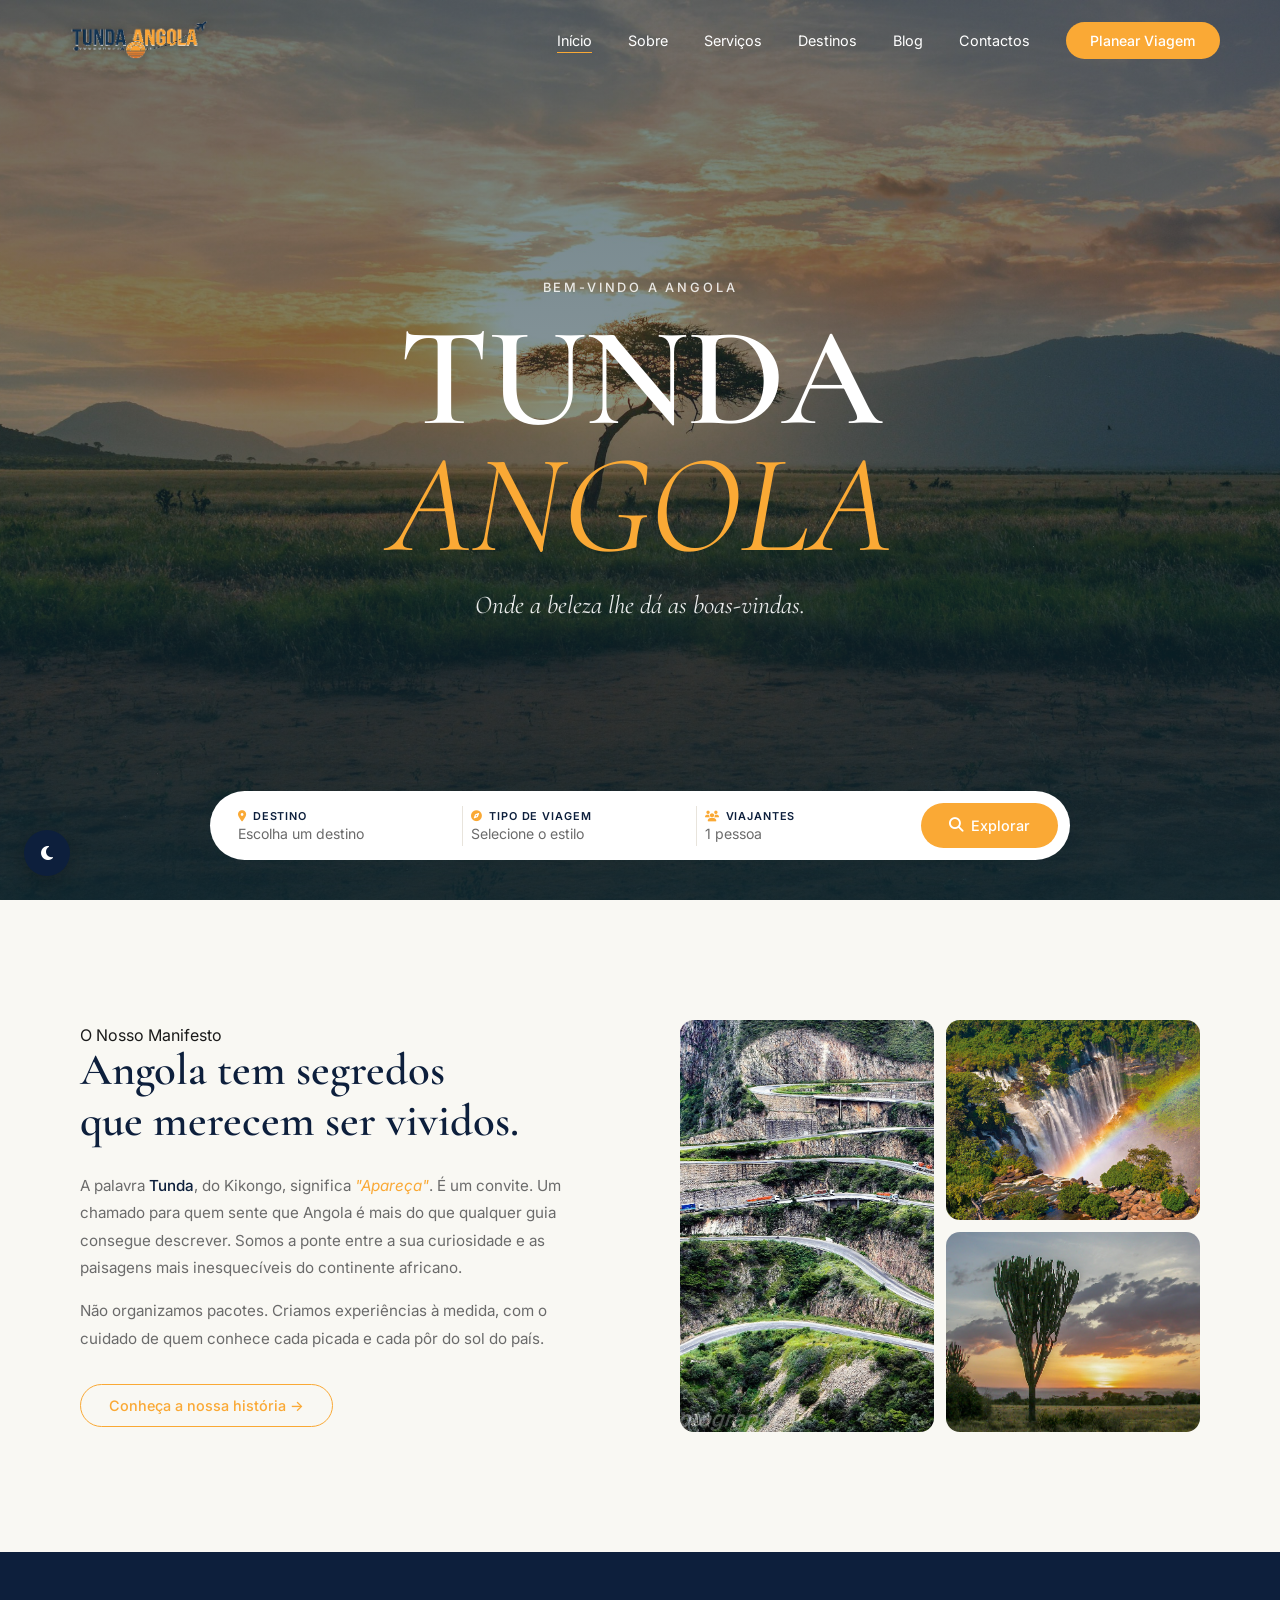
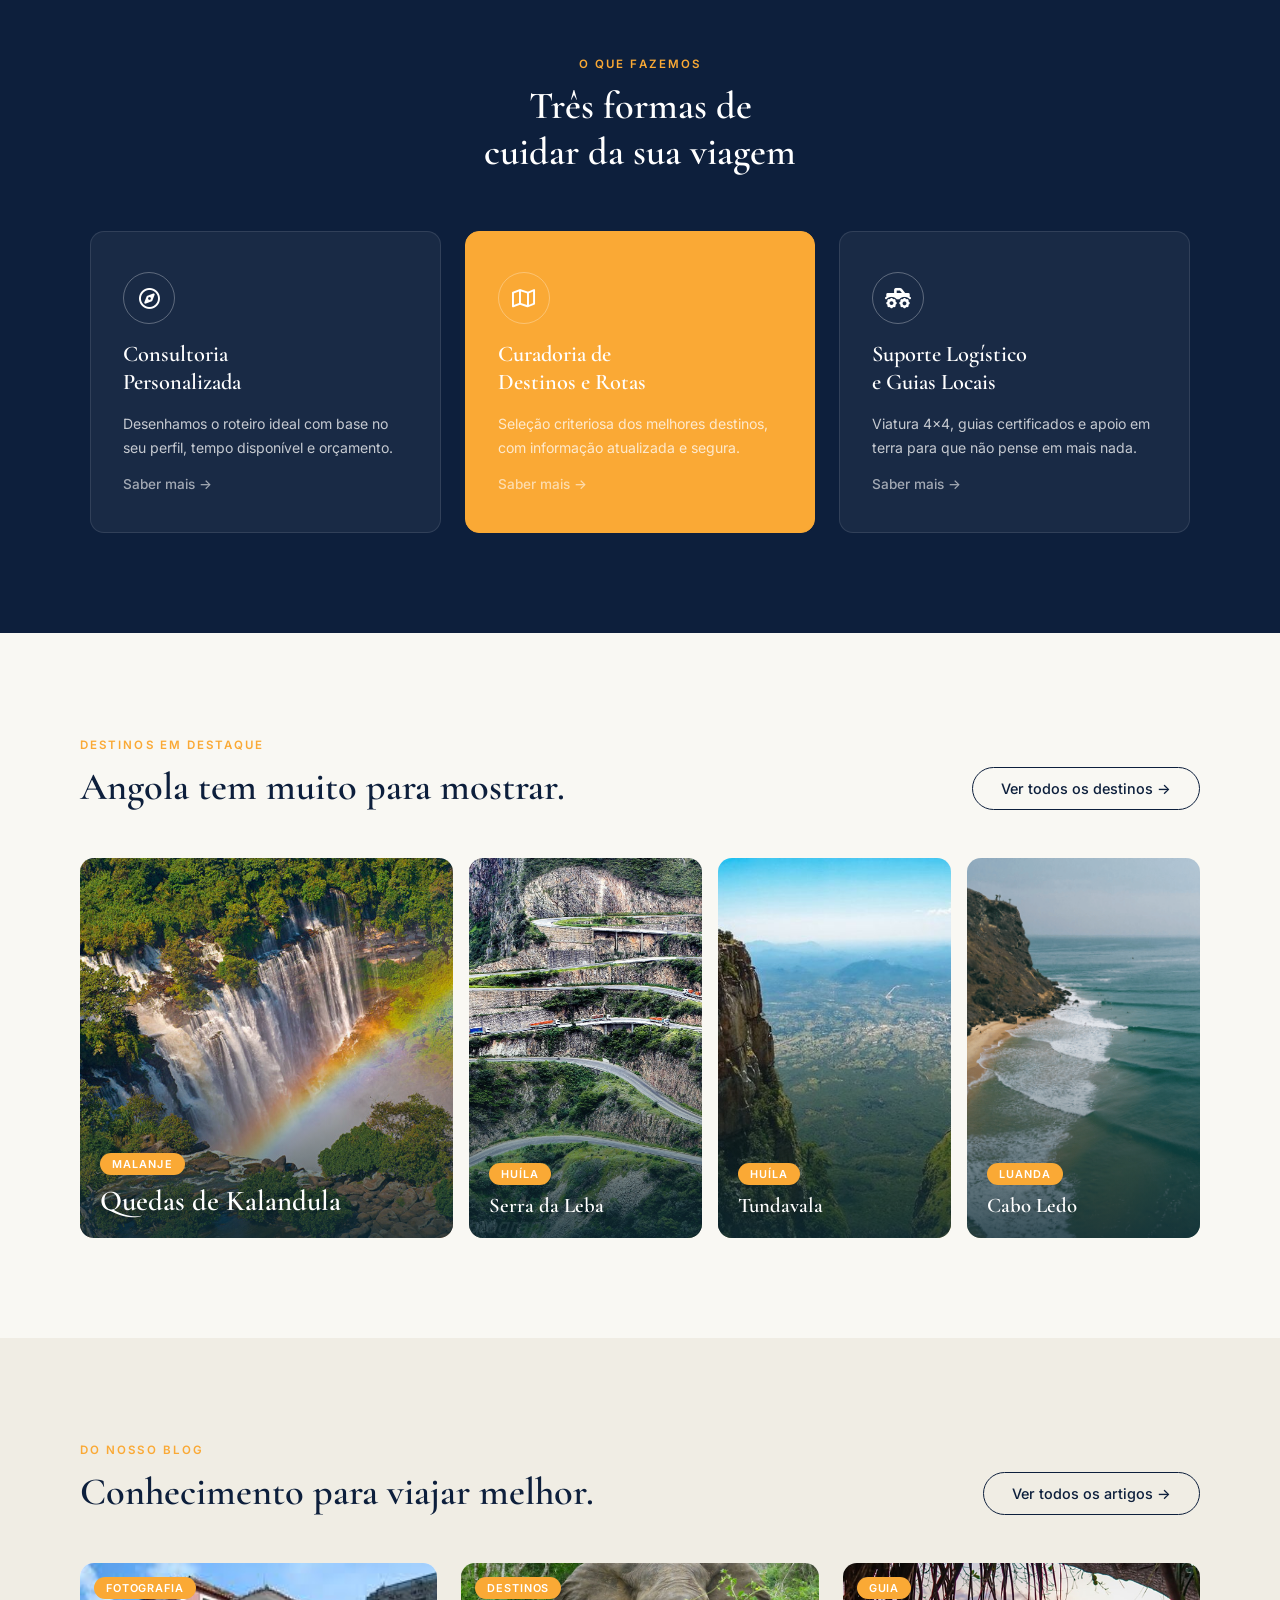
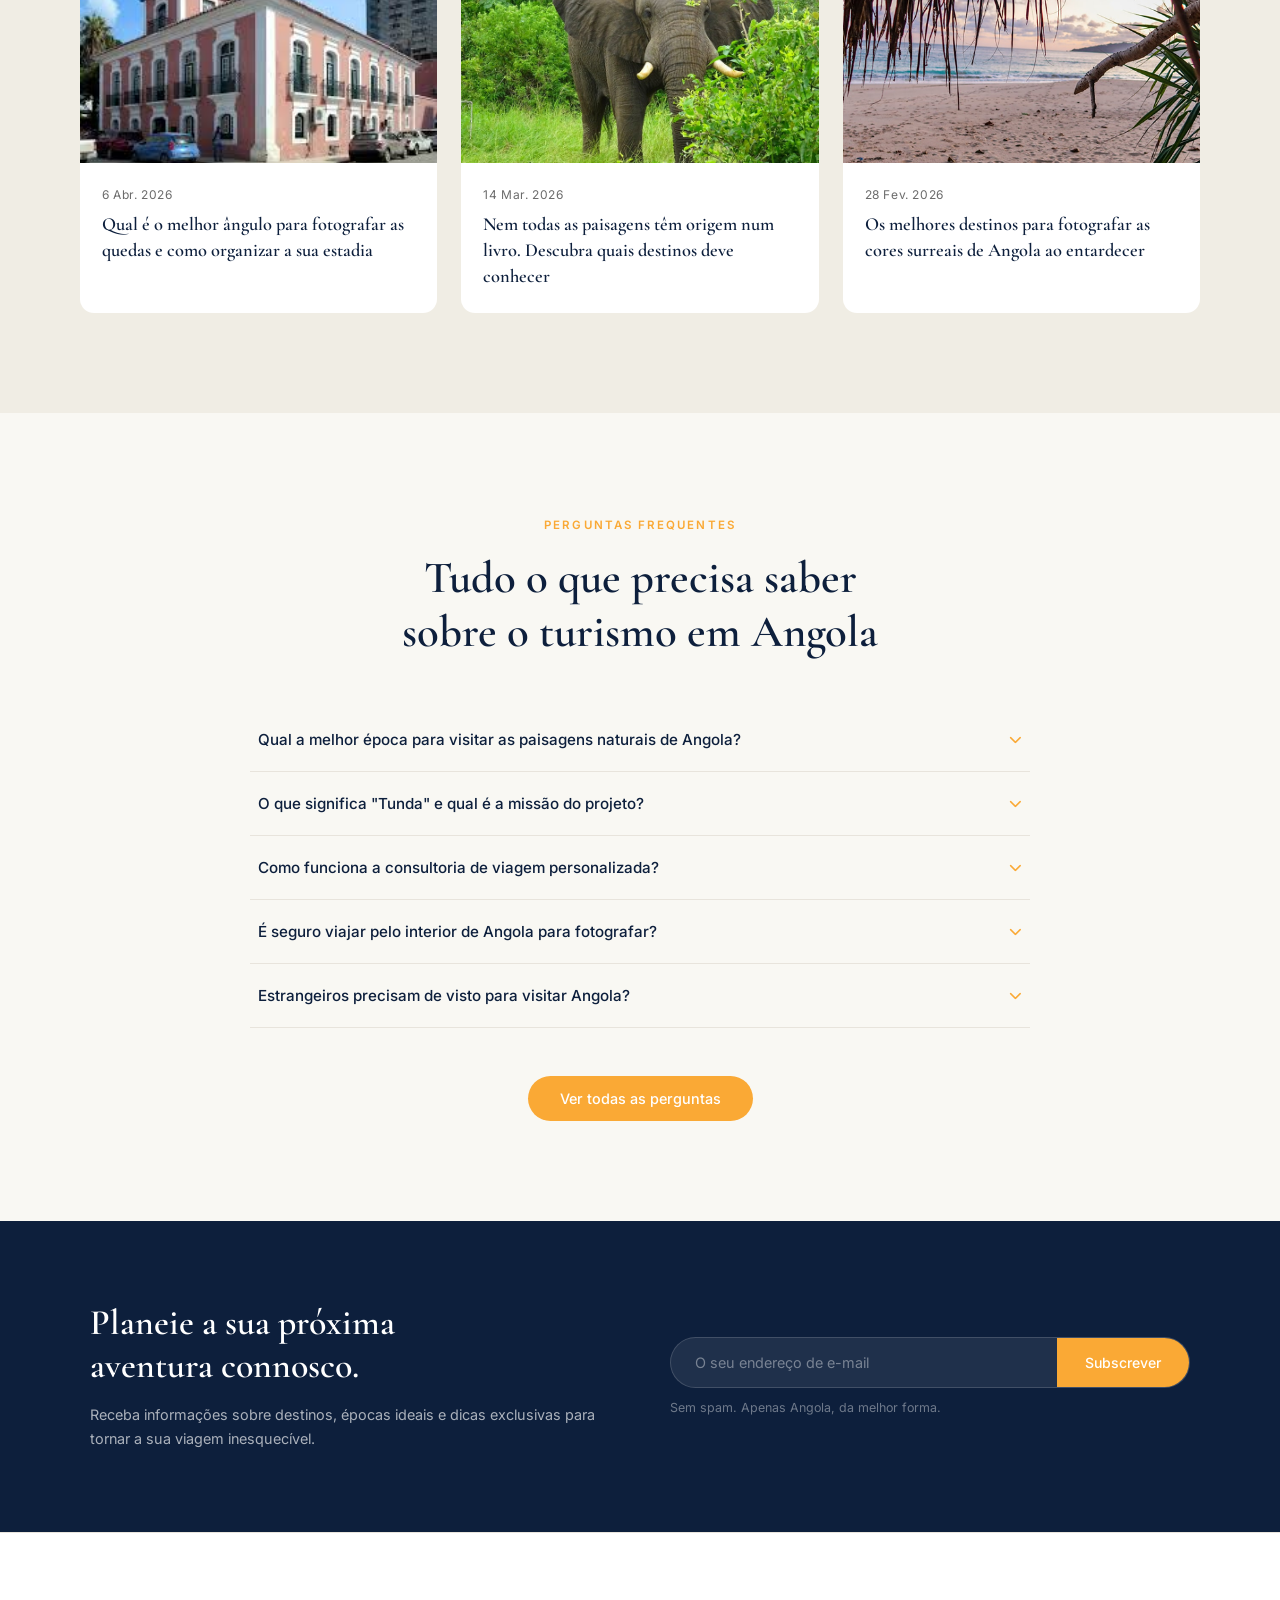
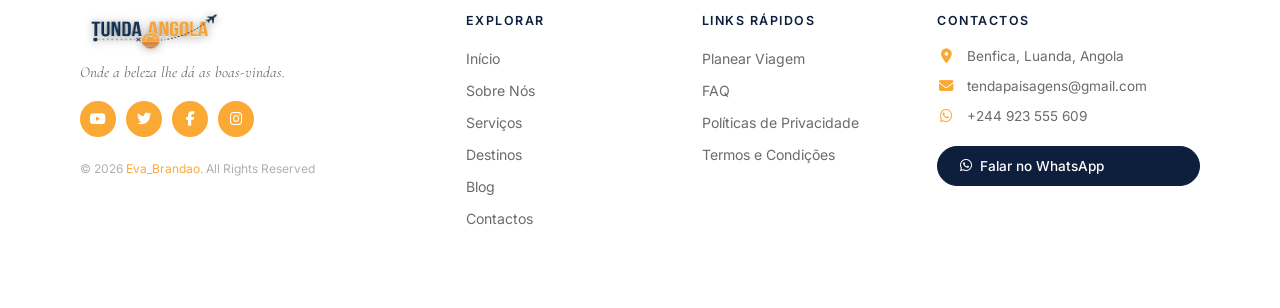
<file: index.html>
<!DOCTYPE html>
<html lang="pt">
<head>
    <!-- Google tag (gtag.js) -->
    <script async src="https://www.googletagmanager.com/gtag/js?id=G-SDPMEQZ1RC"></script>
    <script>
      window.dataLayer = window.dataLayer || [];
      function gtag(){dataLayer.push(arguments);}
      gtag('js', new Date());

      gtag('config', 'G-SDPMEQZ1RC');
    </script>
    <meta charset="UTF-8">
    <meta name="viewport" content="width=device-width, initial-scale=1.0">
    <title>Tunda Angola — Turismo em Angola | Onde a Beleza Lhe Dá as Boas-Vindas</title>
    <meta name="description" content="Tunda Angola — consultoria e curadoria de viagens em Angola. Descubra a Serra da Leba, as Quedas de Kalandula, o Namibe e muito mais. Planeie a sua aventura connosco.">
    <link rel="stylesheet" href="css/index.css">
    <link rel="stylesheet" href="https://cdnjs.cloudflare.com/ajax/libs/font-awesome/6.4.2/css/all.min.css">
    <link rel="preconnect" href="https://fonts.googleapis.com">
    <link href="https://fonts.googleapis.com/css2?family=Cormorant+Garamond:ital,wght@0,400;0,600;1,400&family=Inter:wght@300;400;500;600&display=swap" rel="stylesheet">
    <link rel="stylesheet" href="css/global.css">
    <script src="javascript/global.js" defer></script>
    <script src="javascript/index.js" defer></script>
</head>
<body>

    <!-- NAV -->
    <nav class="nav" id="nav">
        <a href="index.html" class="nav__logo">
            <img src="media/logo.png" alt="Tunda Angola">
        </a>
        <ul class="nav__links">
            <li><a href="index.html" class="nav__link nav__link--active">Início</a></li>
            <li><a href="html/sobreNos.html" class="nav__link">Sobre</a></li>
            <li><a href="html/servicos.html" class="nav__link">Serviços</a></li>
            <li><a href="html/destinos.html" class="nav__link">Destinos</a></li>
            <li><a href="html/blog.html" class="nav__link">Blog</a></li>
            <li><a href="html/contactos.html" class="nav__link">Contactos</a></li>
            <li><a href="html/planeiaViagem.html" class="nav__cta">Planear Viagem</a></li>
        </ul>
        <button class="nav__burger" id="burger" aria-label="Menu">
            <span></span><span></span><span></span>
        </button>
    </nav>

    <!-- MOBILE MENU -->
    <div class="mobile-menu" id="mobileMenu">
        <ul>
            <li><a href="index.html">Início</a></li>
            <li><a href="html/sobreNos.html">Sobre</a></li>
            <li><a href="html/servicos.html">Serviços</a></li>
            <li><a href="html/destinos.html">Destinos</a></li>
            <li><a href="html/blog.html">Blog</a></li>
            <li><a href="html/contactos.html">Contactos</a></li>
            <li><a href="html/planeiaViagem.html">Planear Viagem</a></li>
        </ul>
    </div>

    <!-- HERO -->
    <section class="hero">
        <div class="hero__bg">
            <img src="media/hero-angola.jpg" alt="Savana angolana ao pôr do sol" loading="eager" fetchpriority="high">
            <div class="hero__overlay"></div>
        </div>

        <div class="hero__content">
            <p class="hero__eyebrow">Bem-vindo a Angola</p>
            <h1 class="hero__title">TUNDA<br><em>ANGOLA</em></h1>
            <p class="hero__subtitle">Onde a beleza lhe dá as boas-vindas.</p>
        </div>

        <!-- Search Bar Flutuante -->
        <div class="hero__search">
            <div class="search__field">
                <label><i class="fa-solid fa-location-dot"></i> Destino</label>
                <select>
                    <option value="">Escolha um destino</option>
                    <option>Kalandula, Malanje</option>
                    <option>Serra da Leba, Huíla</option>
                    <option>Namibe, Namibe</option>
                    <option>Cabo Ledo, Luanda</option>
                    <option>Mbanza Kongo, Zaire</option>
                    <option>Fenda da Tundavala, Huíla</option>
                </select>
            </div>
            <div class="search__divider"></div>
            <div class="search__field">
                <label><i class="fa-solid fa-compass"></i> Tipo de Viagem</label>
                <select>
                    <option value="">Selecione o estilo</option>
                    <option>Aventura e Natureza</option>
                    <option>Cultura e História</option>
                    <option>Fotografia</option>
                    <option>Conforto Premium</option>
                </select>
            </div>
            <div class="search__divider"></div>
            <div class="search__field">
                <label><i class="fa-solid fa-users"></i> Viajantes</label>
                <select>
                    <option>1 pessoa</option>
                    <option>2 pessoas</option>
                    <option>3–5 pessoas</option>
                    <option>Grupo (6+)</option>
                </select>
            </div>
            <a href="html/destinos.html" class="search__btn">
                <i class="fa-solid fa-magnifying-glass"></i>
                <span>Explorar</span>
            </a>
        </div>
    </section>

    <!-- THE STORY -->
    <section class="story">
        <div class="story__text">
            <span class="story__label">O Nosso Manifesto</span>
            <h2 class="story__title">Angola tem segredos<br>que merecem ser vividos.</h2>
            <p class="story__body">A palavra <strong>Tunda</strong>, do Kikongo, significa <em>"Apareça"</em>. É um convite. Um chamado para quem sente que Angola é mais do que qualquer guia consegue descrever. Somos a ponte entre a sua curiosidade e as paisagens mais inesquecíveis do continente africano.</p>
            <p class="story__body">Não organizamos pacotes. Criamos experiências à medida, com o cuidado de quem conhece cada picada e cada pôr do sol do país.</p>
            <a href="html/sobreNos.html" class="btn-outline">Conheça a nossa história →</a>
        </div>
        <div class="story__mosaic">
            <div class="mosaic__img mosaic__img--1">
                <img src="media/Serra da Leba.jpg" alt="Serra da Leba" loading="lazy">
            </div>
            <div class="mosaic__img mosaic__img--2">
                <img src="media/1.jpg" alt="Quedas de Kalandula" loading="lazy">
            </div>
            <div class="mosaic__img mosaic__img--3">
                <img src="media/Rectangle 22 (1).png" alt="Savana angolana" loading="lazy">
            </div>
        </div>
    </section>

    <!-- SERVIÇOS -->
    <section class="servicos">
        <div class="servicos__header">
            <span class="section-label">O Que Fazemos</span>
            <h2 class="servicos__title">Três formas de<br>cuidar da sua viagem</h2>
        </div>
        <div class="servicos__grid">
            <a href="html/servicos.html" class="servico-card">
                <div class="servico-card__icon">
                    <i class="fa-regular fa-compass"></i>
                </div>
                <h3>Consultoria<br>Personalizada</h3>
                <p>Desenhamos o roteiro ideal com base no seu perfil, tempo disponível e orçamento.</p>
                <span class="servico-card__link">Saber mais →</span>
            </a>
            <a href="html/servicos.html" class="servico-card servico-card--featured">
                <div class="servico-card__icon">
                    <i class="fa-regular fa-map"></i>
                </div>
                <h3>Curadoria de<br>Destinos e Rotas</h3>
                <p>Seleção criteriosa dos melhores destinos, com informação atualizada e segura.</p>
                <span class="servico-card__link">Saber mais →</span>
            </a>
            <a href="html/servicos.html" class="servico-card">
                <div class="servico-card__icon">
                    <i class="fa-solid fa-truck-monster"></i>
                </div>
                <h3>Suporte Logístico<br>e Guias Locais</h3>
                <p>Viatura 4×4, guias certificados e apoio em terra para que não pense em mais nada.</p>
                <span class="servico-card__link">Saber mais →</span>
            </a>
        </div>
    </section>

    <!-- DESTINOS PREVIEW -->
    <section class="destinos-preview">
        <div class="destinos-preview__header">
            <div>
                <span class="section-label">Destinos em Destaque</span>
                <h2 class="destinos-preview__title">Angola tem muito para mostrar.</h2>
            </div>
            <a href="html/destinos.html" class="btn-outline btn-outline--dark">Ver todos os destinos →</a>
        </div>
        <div class="destinos-preview__grid">
            <a href="html/destinos.html" class="dest-card dest-card--large">
                <img src="media/1.jpg" alt="Quedas de Kalandula" loading="lazy">
                <div class="dest-card__info">
                    <span class="dest-badge">Malanje</span>
                    <h3>Quedas de Kalandula</h3>
                </div>
                <div class="dest-card__hover">Planear esta rota →</div>
            </a>
            <a href="html/destinos.html" class="dest-card">
                <img src="media/Serra da Leba.jpg" alt="Serra da Leba" loading="lazy">
                <div class="dest-card__info">
                    <span class="dest-badge">Huíla</span>
                    <h3>Serra da Leba</h3>
                </div>
                <div class="dest-card__hover">Planear esta rota →</div>
            </a>
            <a href="html/destinos.html" class="dest-card">
                <img src="media/fenda da tundavala.jpg" alt="Fenda da Tundavala" loading="lazy">
                <div class="dest-card__info">
                    <span class="dest-badge">Huíla</span>
                    <h3>Tundavala</h3>
                </div>
                <div class="dest-card__hover">Planear esta rota →</div>
            </a>
            <a href="html/destinos.html" class="dest-card">
                <img src="media/Cabo_Ledo_2.png" alt="Cabo Ledo" loading="lazy">
                <div class="dest-card__info">
                    <span class="dest-badge">Luanda</span>
                    <h3>Cabo Ledo</h3>
                </div>
                <div class="dest-card__hover">Planear esta rota →</div>
            </a>
        </div>
    </section>

    <!-- BLOG PREVIEW -->
    <section class="blog-preview">
        <div class="blog-preview__header">
            <div>
                <span class="section-label">Do Nosso Blog</span>
                <h2>Conhecimento para viajar melhor.</h2>
            </div>
            <a href="html/blog.html" class="btn-outline btn-outline--dark">Ver todos os artigos →</a>
        </div>
        <div class="blog-preview__grid">
            <a href="html/blog.html" class="blog-card">
                <div class="blog-card__img">
                    <img src="media/Museu Nacional de Angola.jpeg" alt="Guia para fotografar Angola" loading="lazy">
                    <span class="blog-card__tag">Fotografia</span>
                </div>
                <div class="blog-card__body">
                    <time>6 Abr. 2026</time>
                    <h3>Qual é o melhor ângulo para fotografar as quedas e como organizar a sua estadia</h3>
                </div>
            </a>
            <a href="html/blog.html" class="blog-card">
                <div class="blog-card__img">
                    <img src="media/How-to-do-a-Safari-in-Angola.jpg" alt="Destinos com origem" loading="lazy">
                    <span class="blog-card__tag">Destinos</span>
                </div>
                <div class="blog-card__body">
                    <time>14 Mar. 2026</time>
                    <h3>Nem todas as paisagens têm origem num livro. Descubra quais destinos deve conhecer</h3>
                </div>
            </a>
            <a href="html/blog.html" class="blog-card">
                <div class="blog-card__img">
                    <img src="media/Rectangle 22.png" alt="Cores de Angola" loading="lazy">
                    <span class="blog-card__tag">Guia</span>
                </div>
                <div class="blog-card__body">
                    <time>28 Fev. 2026</time>
                    <h3>Os melhores destinos para fotografar as cores surreais de Angola ao entardecer</h3>
                </div>
            </a>
        </div>
    </section>

    <!-- FAQ -->
    <section class="faq">
        <div class="faq__header">
            <span class="section-label">Perguntas Frequentes</span>
            <h2>Tudo o que precisa saber<br>sobre o turismo em Angola</h2>
        </div>
        <div class="faq__container">
            <details class="faq__item">
                <summary class="faq__question">Qual a melhor época para visitar as paisagens naturais de Angola? <span class="seta"><i class="fa-solid fa-chevron-down"></i></span></summary>
                <div class="faq__answer"><p>A melhor época é durante o Cacimbo (de Maio a Setembro). O clima é mais fresco e seco, o que facilita o acesso às estradas de terra batida e proporciona uma luz natural excelente para fotografia. Destinos como a Serra da Leba e a Fenda da Tundavala estão no seu melhor durante este período.</p></div>
            </details>
            <details class="faq__item">
                <summary class="faq__question">O que significa "Tunda" e qual é a missão do projeto? <span class="seta"><i class="fa-solid fa-chevron-down"></i></span></summary>
                <div class="faq__answer"><p>"Tunda" é uma palavra do Kikongo que significa <em>Apareça</em> ou <em>Seja Bem-vindo</em>. A missão do Tunda Angola é ser a ponte confiável de informação e curadoria para quem deseja explorar Angola com segurança, autenticidade e profundidade cultural.</p></div>
            </details>
            <details class="faq__item">
                <summary class="faq__question">Como funciona a consultoria de viagem personalizada? <span class="seta"><i class="fa-solid fa-chevron-down"></i></span></summary>
                <div class="faq__answer"><p>Após preencher o formulário de planeamento, a nossa equipa analisa o seu perfil de viajante, orçamento e datas disponíveis. Em 48 horas, recebe uma proposta de roteiro personalizada. Afinamos os detalhes em conjunto até que o plano seja exatamente aquilo que imagina.</p></div>
            </details>
            <details class="faq__item">
                <summary class="faq__question">É seguro viajar pelo interior de Angola para fotografar? <span class="seta"><i class="fa-solid fa-chevron-down"></i></span></summary>
                <div class="faq__answer"><p>Com a preparação certa, sim. As principais rotas turísticas estão estabilizadas e acessíveis. Trabalhamos com guias locais certificados que conhecem o terreno e garantimos sempre viatura 4×4 adequada para os percursos de maior exigência. A sua segurança é a nossa primeira prioridade.</p></div>
            </details>
            <details class="faq__item">
                <summary class="faq__question">Estrangeiros precisam de visto para visitar Angola? <span class="seta"><i class="fa-solid fa-chevron-down"></i></span></summary>
                <div class="faq__answer"><p>Sim, a maioria dos viajantes necessita de visto. Oferecemos suporte informativo sobre o processo de obtenção de vistos e documentação necessária. Recomendamos iniciar o processo com pelo menos 30 dias de antecedência. Consulte-nos para saber os requisitos específicos do seu país de origem.</p></div>
            </details>
        </div>
        <a href="html/faq.html" class="btn-primary">Ver todas as perguntas</a>
    </section>

    <!-- NEWSLETTER -->
    <section class="newsletter">
        <div class="newsletter__inner">
            <div class="newsletter__text">
                <h2>Planeie a sua próxima<br>aventura connosco.</h2>
                <p>Receba informações sobre destinos, épocas ideais e dicas exclusivas para tornar a sua viagem inesquecível.</p>
            </div>
            <div class="newsletter__form">
                <div class="newsletter__input-wrap">
                    <input type="email" id="newsEmail" placeholder="O seu endereço de e-mail" autocomplete="email">
                    <button id="newsBtn" type="button">Subscrever</button>
                </div>
                <p class="newsletter__note">Sem spam. Apenas Angola, da melhor forma.</p>
                <p class="newsletter__msg" id="newsMsg" role="alert" hidden></p>
            </div>
        </div>
    </section>

    <!-- FOOTER -->
    <footer class="rodape">
        <div class="rodape__marca">
            <img src="media/logo.png" alt="Tunda Angola" class="rodape__logo">
            <p class="rodape__tagline">Onde a beleza lhe dá as boas-vindas.</p>
            <div class="rodape__redes">
                <a href="https://www.youtube.com/@TundaAngola" target="_blank" rel="noopener" aria-label="YouTube"><i class="fa-brands fa-youtube"></i></a>
                <a href="https://twitter.com/TundaAngola" target="_blank" rel="noopener" aria-label="Twitter"><i class="fa-brands fa-twitter"></i></a>
                <a href="https://www.facebook.com/TundaAngola" target="_blank" rel="noopener" aria-label="Facebook"><i class="fa-brands fa-facebook-f"></i></a>
                <a href="https://www.instagram.com/TundaAngola" target="_blank" rel="noopener" aria-label="Instagram"><i class="fa-brands fa-instagram"></i></a>
            </div>
            <p class="copyright">© 2026 <span>Eva_Brandao</span>. All Rights Reserved</p>
        </div>

        <div class="rodape__col">
            <h4>Explorar</h4>
            <ul>
                <li><a href="index.html">Início</a></li>
                <li><a href="html/sobreNos.html">Sobre Nós</a></li>
                <li><a href="html/servicos.html">Serviços</a></li>
                <li><a href="html/destinos.html">Destinos</a></li>
                <li><a href="html/blog.html">Blog</a></li>
                <li><a href="html/contactos.html">Contactos</a></li>
            </ul>
        </div>

        <div class="rodape__col">
            <h4>Links Rápidos</h4>
            <ul>
                <li><a href="html/planeiaViagem.html">Planear Viagem</a></li>
                <li><a href="html/faq.html">FAQ</a></li>
                <li><a href="html/politicasPrivacidade.html">Políticas de Privacidade</a></li>
                <li><a href="html/termosCondicoes.html">Termos e Condições</a></li>
            </ul>
        </div>

        <div class="rodape__col rodape__contactos">
            <h4>Contactos</h4>
            <div class="contacto-item">
                <i class="fa-solid fa-location-dot"></i>
                <p>Benfica, Luanda, Angola</p>
            </div>
            <div class="contacto-item">
                <i class="fa-solid fa-envelope"></i>
                <p>tendapaisagens@gmail.com</p>
            </div>
            <div class="contacto-item">
                <i class="fa-brands fa-whatsapp"></i>
                <p>+244 923 555 609</p>
            </div>
            <a href="html/contactos.html" class="btn-whatsapp">
                <i class="fa-brands fa-whatsapp"></i> Falar no WhatsApp
            </a>
        </div>
    </footer>


</body>
</html>
</file>
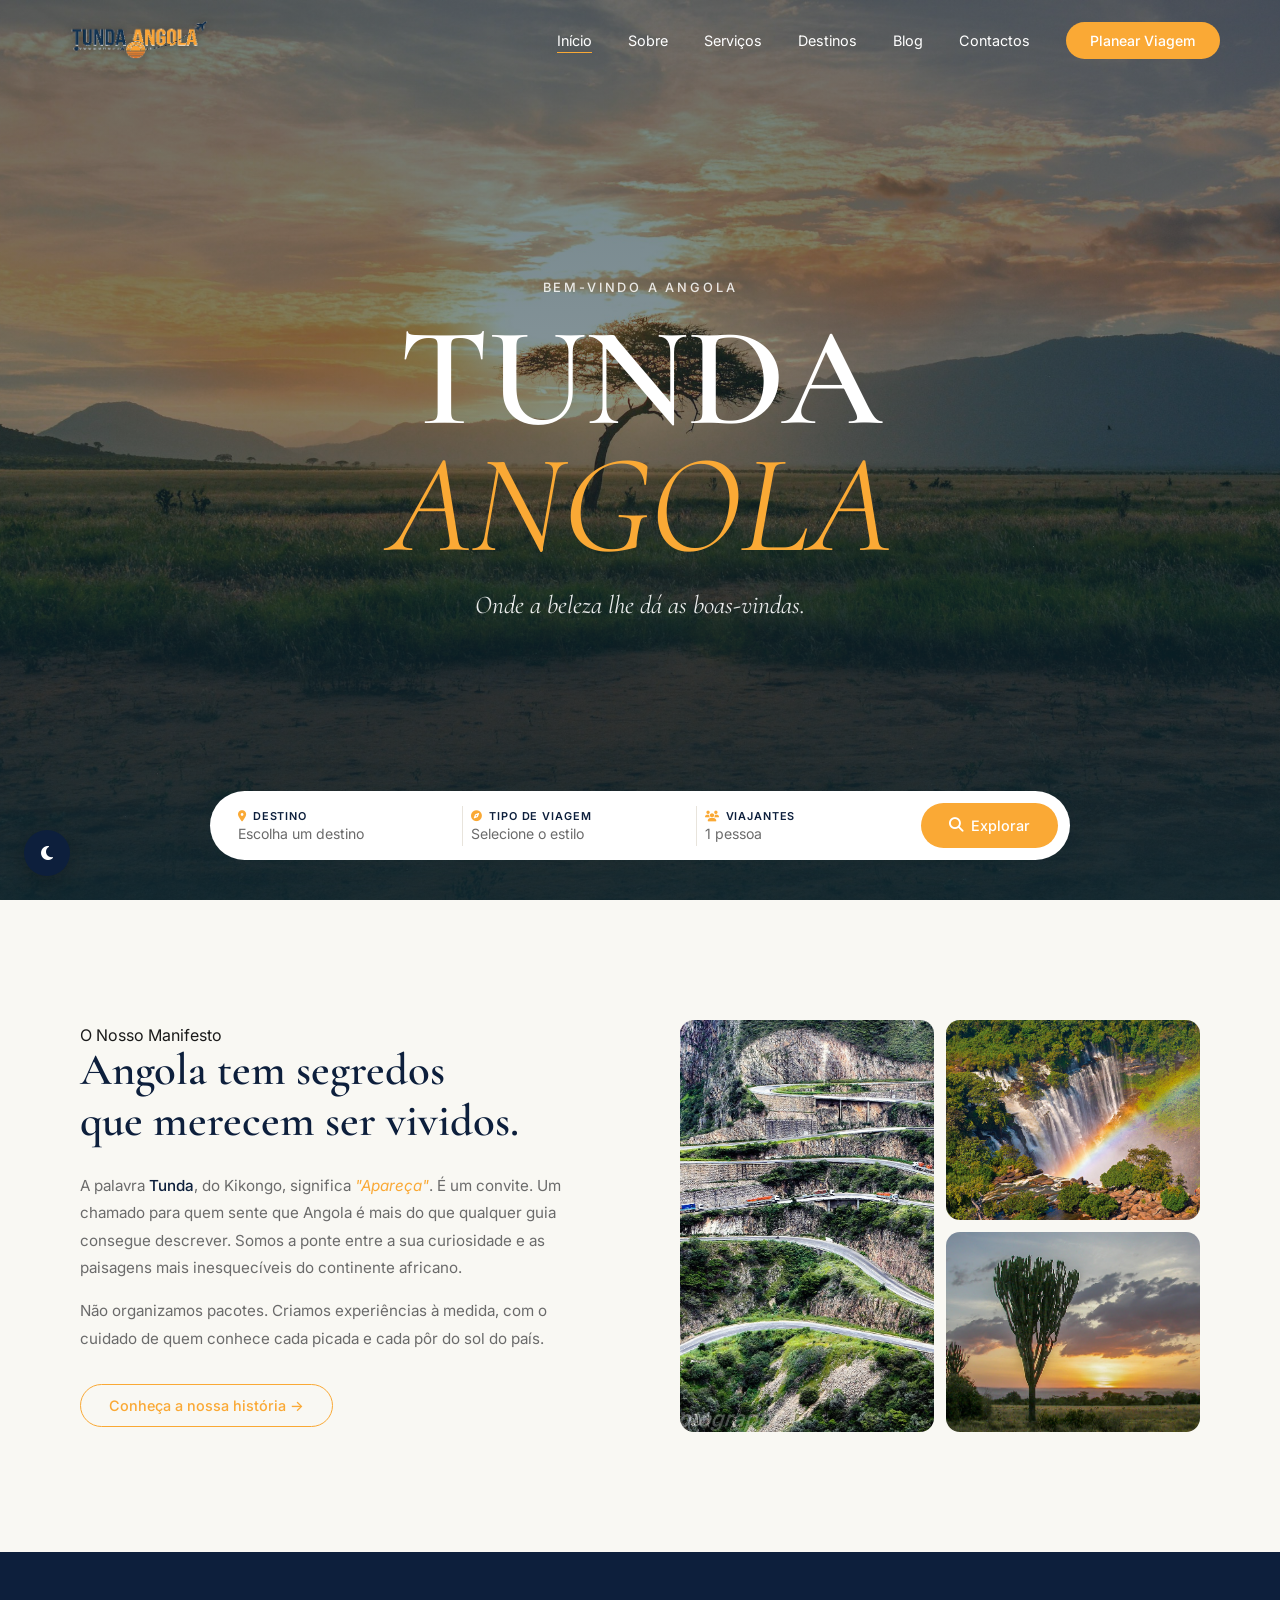
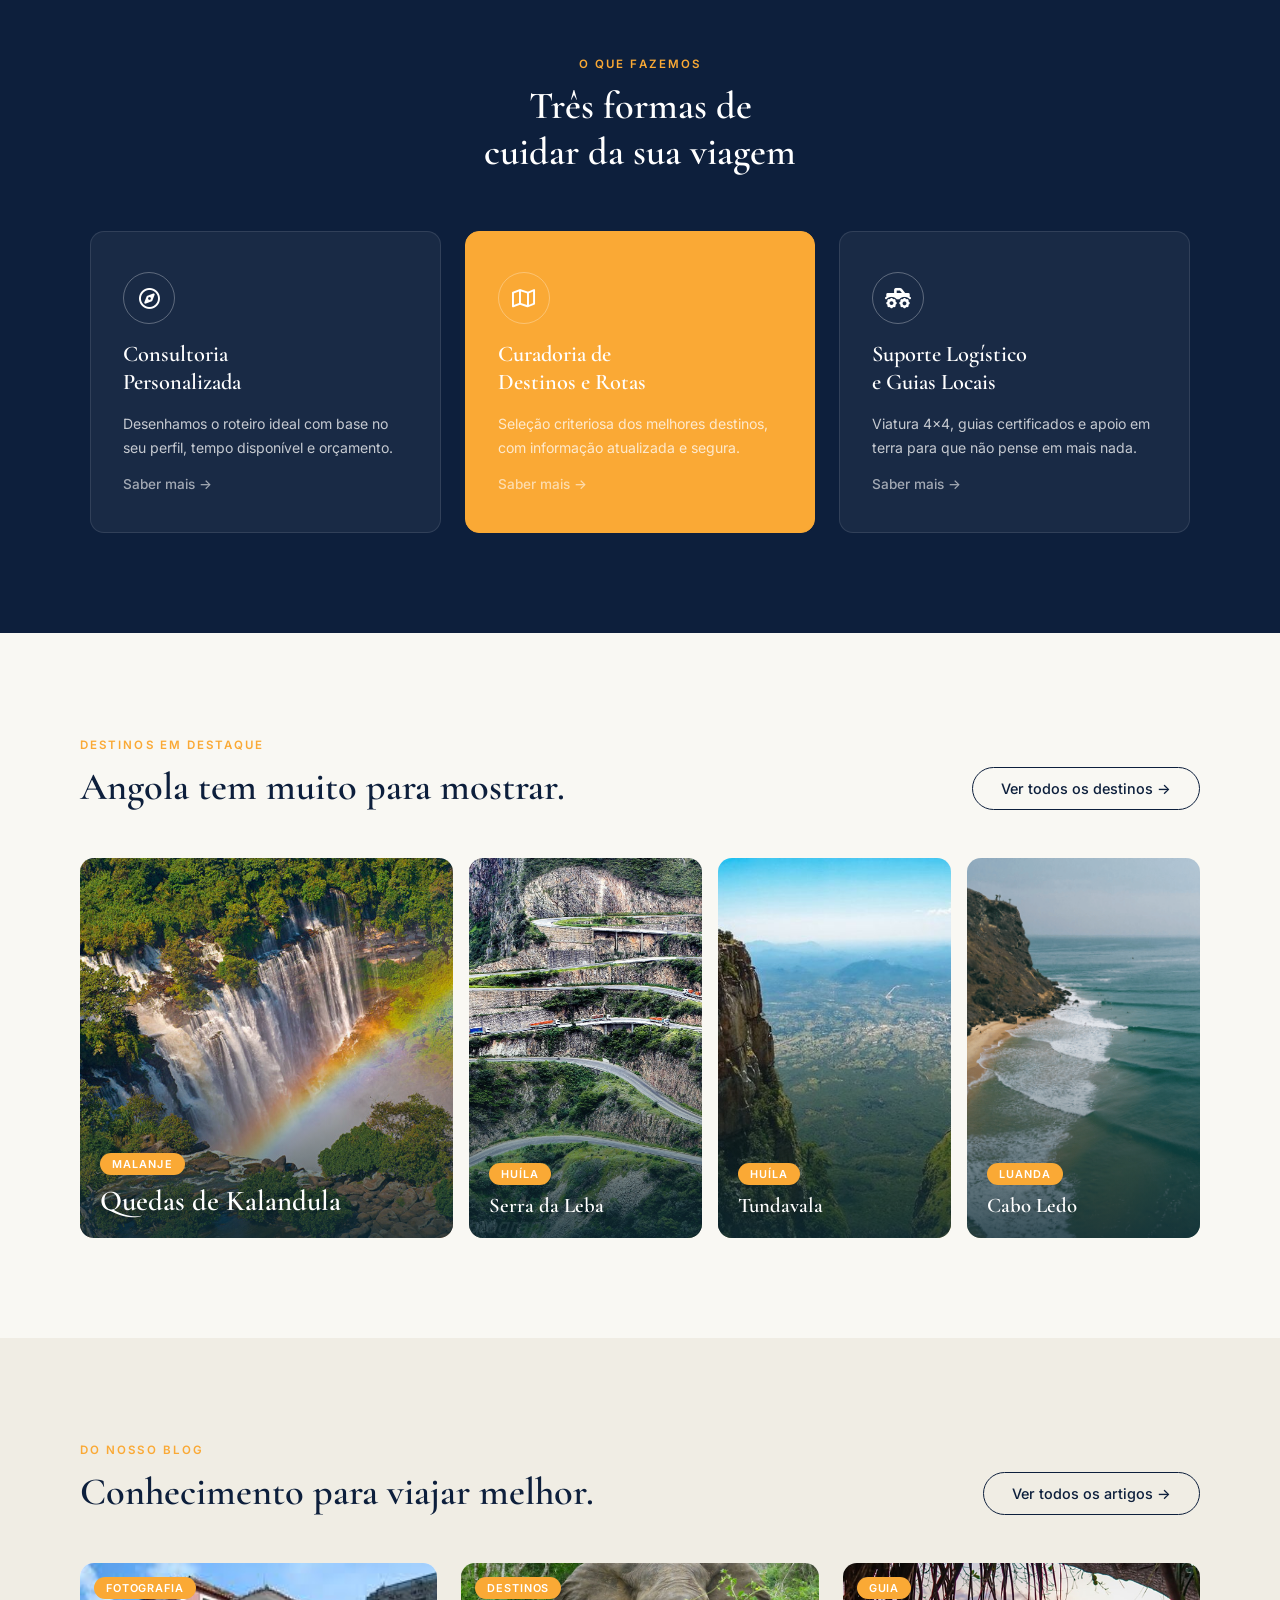
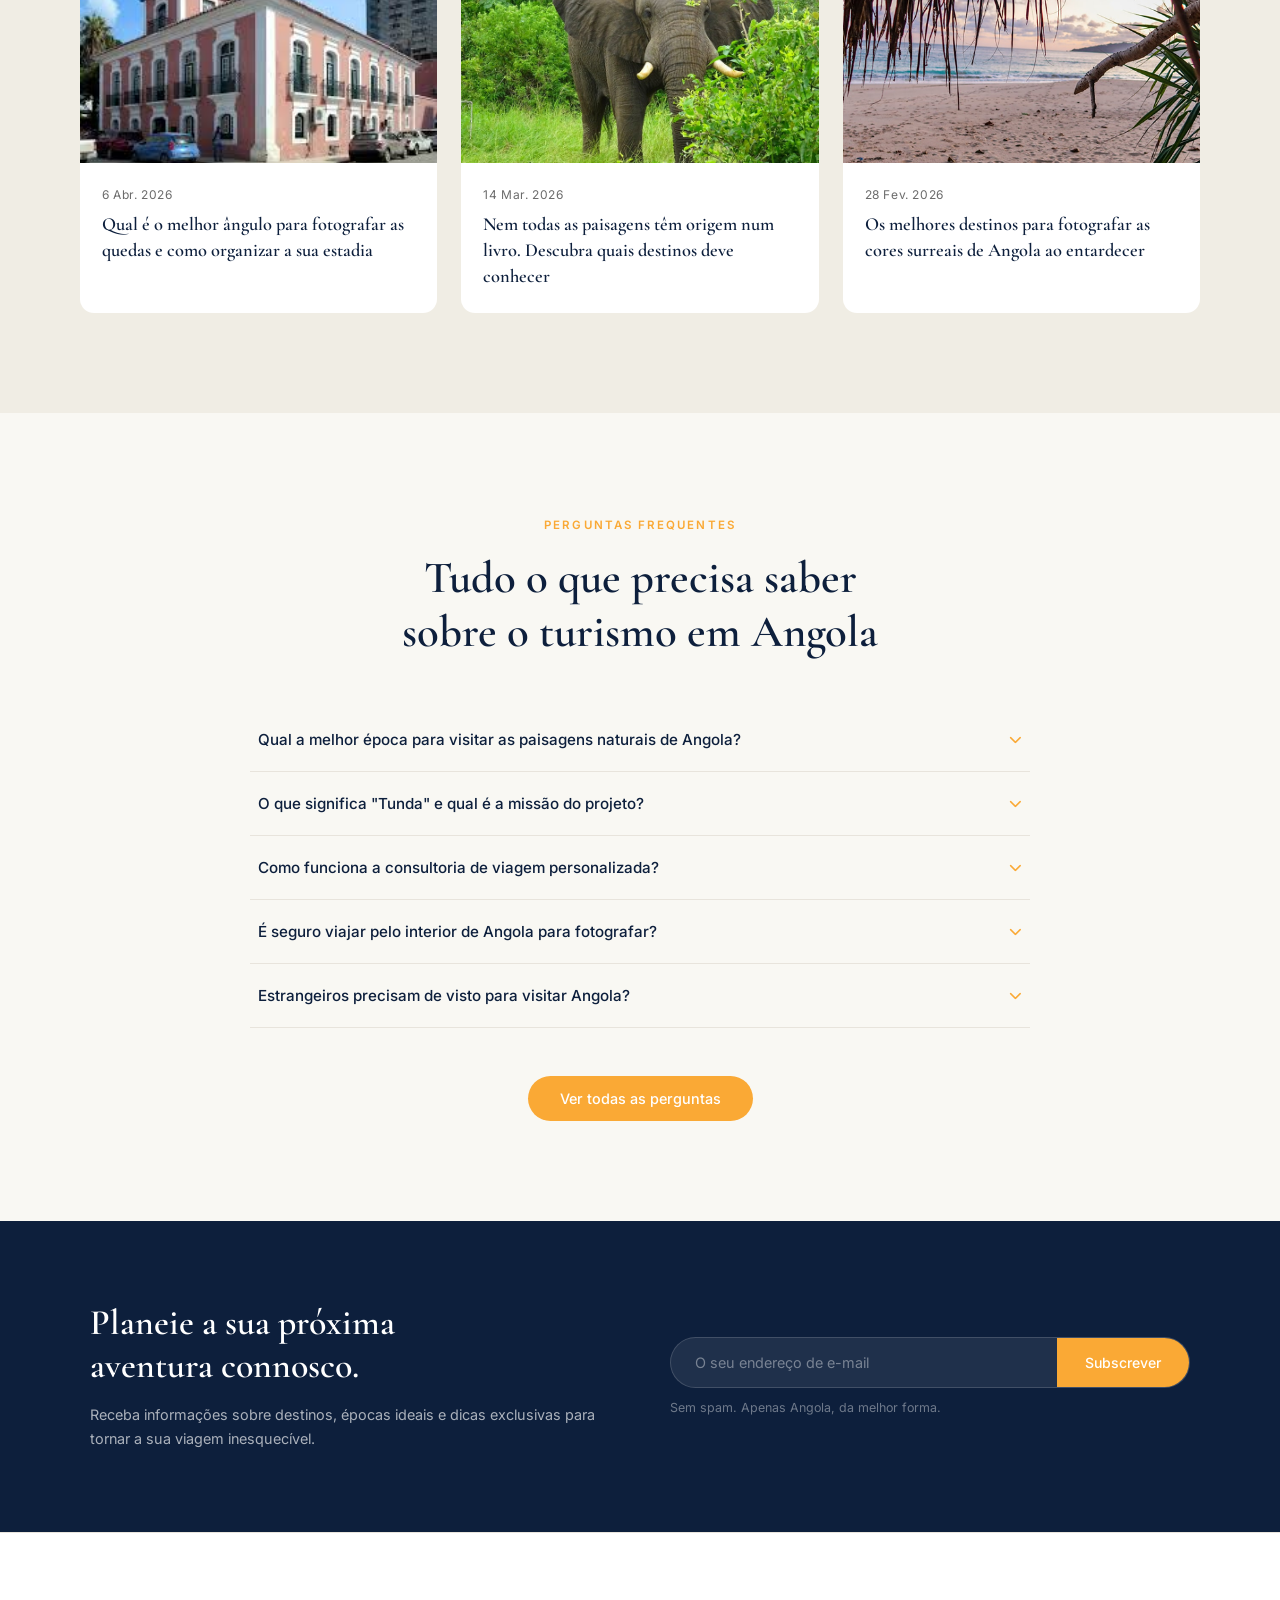
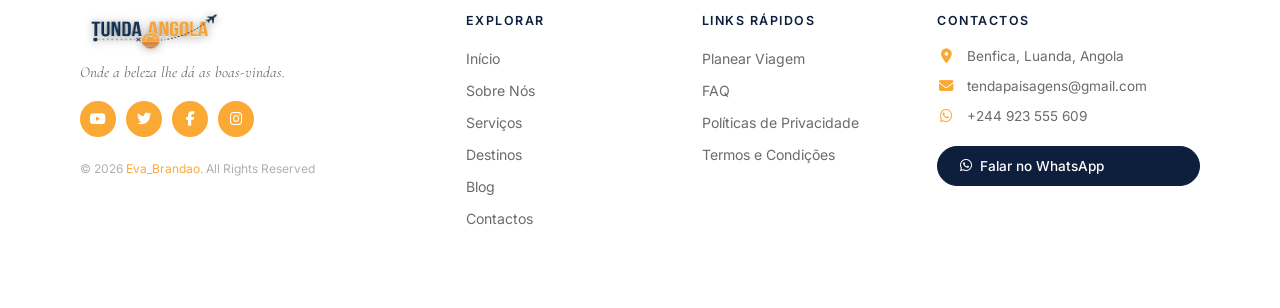
<file: html/index.html>
<!DOCTYPE html>
<html lang="pt">
<head>
    <meta charset="UTF-8">
    <meta name="viewport" content="width=device-width, initial-scale=1.0">
    <title>Tunda Angola — Turismo em Angola | Onde a Beleza Lhe Dá as Boas-Vindas</title>
    <meta name="description" content="Tunda Angola — consultoria e curadoria de viagens em Angola. Descubra a Serra da Leba, as Quedas de Kalandula, o Namibe e muito mais. Planeie a sua aventura connosco.">
    <link rel="stylesheet" href="../css/index.css">
    <link rel="stylesheet" href="https://cdnjs.cloudflare.com/ajax/libs/font-awesome/6.4.2/css/all.min.css">
    <link rel="preconnect" href="https://fonts.googleapis.com">
    <link href="https://fonts.googleapis.com/css2?family=Cormorant+Garamond:ital,wght@0,400;0,600;1,400&family=Inter:wght@300;400;500;600&display=swap" rel="stylesheet">
    <link rel="stylesheet" href="../css/global.css">
    <script src="../javascript/global.js" defer></script>
    <script src="../javascript/index.js" defer></script>
</head>
<body>

    <!-- NAV -->
    <nav class="nav" id="nav">
        <a href="index.html" class="nav__logo">
            <img src="../media/logo.png" alt="Tunda Angola">
        </a>
        <ul class="nav__links">
            <li><a href="index.html" class="nav__link nav__link--active">Início</a></li>
            <li><a href="sobreNos.html" class="nav__link">Sobre</a></li>
            <li><a href="servicos.html" class="nav__link">Serviços</a></li>
            <li><a href="destinos.html" class="nav__link">Destinos</a></li>
            <li><a href="blog.html" class="nav__link">Blog</a></li>
            <li><a href="contactos.html" class="nav__link">Contactos</a></li>
            <li><a href="planeiaViagem.html" class="nav__cta">Planear Viagem</a></li>
        </ul>
        <button class="nav__burger" id="burger" aria-label="Menu">
            <span></span><span></span><span></span>
        </button>
    </nav>

    <!-- MOBILE MENU -->
    <div class="mobile-menu" id="mobileMenu">
        <ul>
            <li><a href="index.html">Início</a></li>
            <li><a href="sobreNos.html">Sobre</a></li>
            <li><a href="servicos.html">Serviços</a></li>
            <li><a href="destinos.html">Destinos</a></li>
            <li><a href="blog.html">Blog</a></li>
            <li><a href="contactos.html">Contactos</a></li>
            <li><a href="planeiaViagem.html">Planear Viagem</a></li>
        </ul>
    </div>

    <!-- HERO -->
    <section class="hero">
        <div class="hero__bg">
            <img src="../media/hero-angola.jpg" alt="Savana angolana ao pôr do sol" loading="eager" fetchpriority="high">
            <div class="hero__overlay"></div>
        </div>

        <div class="hero__content">
            <p class="hero__eyebrow">Bem-vindo a Angola</p>
            <h1 class="hero__title">TUNDA<br><em>ANGOLA</em></h1>
            <p class="hero__subtitle">Onde a beleza lhe dá as boas-vindas.</p>
        </div>

        <!-- Search Bar Flutuante -->
        <div class="hero__search">
            <div class="search__field">
                <label><i class="fa-solid fa-location-dot"></i> Destino</label>
                <select>
                    <option value="">Escolha um destino</option>
                    <option>Kalandula, Malanje</option>
                    <option>Serra da Leba, Huíla</option>
                    <option>Namibe, Namibe</option>
                    <option>Cabo Ledo, Luanda</option>
                    <option>Mbanza Kongo, Zaire</option>
                    <option>Fenda da Tundavala, Huíla</option>
                </select>
            </div>
            <div class="search__divider"></div>
            <div class="search__field">
                <label><i class="fa-solid fa-compass"></i> Tipo de Viagem</label>
                <select>
                    <option value="">Selecione o estilo</option>
                    <option>Aventura e Natureza</option>
                    <option>Cultura e História</option>
                    <option>Fotografia</option>
                    <option>Conforto Premium</option>
                </select>
            </div>
            <div class="search__divider"></div>
            <div class="search__field">
                <label><i class="fa-solid fa-users"></i> Viajantes</label>
                <select>
                    <option>1 pessoa</option>
                    <option>2 pessoas</option>
                    <option>3–5 pessoas</option>
                    <option>Grupo (6+)</option>
                </select>
            </div>
            <a href="destinos.html" class="search__btn">
                <i class="fa-solid fa-magnifying-glass"></i>
                <span>Explorar</span>
            </a>
        </div>
    </section>

    <!-- THE STORY -->
    <section class="story">
        <div class="story__text">
            <span class="story__label">O Nosso Manifesto</span>
            <h2 class="story__title">Angola tem segredos<br>que merecem ser vividos.</h2>
            <p class="story__body">A palavra <strong>Tunda</strong>, do Kikongo, significa <em>"Apareça"</em>. É um convite. Um chamado para quem sente que Angola é mais do que qualquer guia consegue descrever. Somos a ponte entre a sua curiosidade e as paisagens mais inesquecíveis do continente africano.</p>
            <p class="story__body">Não organizamos pacotes. Criamos experiências à medida, com o cuidado de quem conhece cada picada e cada pôr do sol do país.</p>
            <a href="sobreNos.html" class="btn-outline">Conheça a nossa história →</a>
        </div>
        <div class="story__mosaic">
            <div class="mosaic__img mosaic__img--1">
                <img src="../media/Serra da Leba.jpg" alt="Serra da Leba" loading="lazy">
            </div>
            <div class="mosaic__img mosaic__img--2">
                <img src="../media/1.jpg" alt="Quedas de Kalandula" loading="lazy">
            </div>
            <div class="mosaic__img mosaic__img--3">
                <img src="../media/Rectangle 22 (1).png" alt="Savana angolana" loading="lazy">
            </div>
        </div>
    </section>

    <!-- SERVIÇOS -->
    <section class="servicos">
        <div class="servicos__header">
            <span class="section-label">O Que Fazemos</span>
            <h2 class="servicos__title">Três formas de<br>cuidar da sua viagem</h2>
        </div>
        <div class="servicos__grid">
            <a href="servicos.html" class="servico-card">
                <div class="servico-card__icon">
                    <i class="fa-regular fa-compass"></i>
                </div>
                <h3>Consultoria<br>Personalizada</h3>
                <p>Desenhamos o roteiro ideal com base no seu perfil, tempo disponível e orçamento.</p>
                <span class="servico-card__link">Saber mais →</span>
            </a>
            <a href="servicos.html" class="servico-card servico-card--featured">
                <div class="servico-card__icon">
                    <i class="fa-regular fa-map"></i>
                </div>
                <h3>Curadoria de<br>Destinos e Rotas</h3>
                <p>Seleção criteriosa dos melhores destinos, com informação atualizada e segura.</p>
                <span class="servico-card__link">Saber mais →</span>
            </a>
            <a href="servicos.html" class="servico-card">
                <div class="servico-card__icon">
                    <i class="fa-solid fa-truck-monster"></i>
                </div>
                <h3>Suporte Logístico<br>e Guias Locais</h3>
                <p>Viatura 4×4, guias certificados e apoio em terra para que não pense em mais nada.</p>
                <span class="servico-card__link">Saber mais →</span>
            </a>
        </div>
    </section>

    <!-- DESTINOS PREVIEW -->
    <section class="destinos-preview">
        <div class="destinos-preview__header">
            <div>
                <span class="section-label">Destinos em Destaque</span>
                <h2 class="destinos-preview__title">Angola tem muito para mostrar.</h2>
            </div>
            <a href="destinos.html" class="btn-outline btn-outline--dark">Ver todos os destinos →</a>
        </div>
        <div class="destinos-preview__grid">
            <a href="destinos.html" class="dest-card dest-card--large">
                <img src="../media/1.jpg" alt="Quedas de Kalandula" loading="lazy">
                <div class="dest-card__info">
                    <span class="dest-badge">Malanje</span>
                    <h3>Quedas de Kalandula</h3>
                </div>
                <div class="dest-card__hover">Planear esta rota →</div>
            </a>
            <a href="destinos.html" class="dest-card">
                <img src="../media/Serra da Leba.jpg" alt="Serra da Leba" loading="lazy">
                <div class="dest-card__info">
                    <span class="dest-badge">Huíla</span>
                    <h3>Serra da Leba</h3>
                </div>
                <div class="dest-card__hover">Planear esta rota →</div>
            </a>
            <a href="destinos.html" class="dest-card">
                <img src="../media/fenda da tundavala.jpg" alt="Fenda da Tundavala" loading="lazy">
                <div class="dest-card__info">
                    <span class="dest-badge">Huíla</span>
                    <h3>Tundavala</h3>
                </div>
                <div class="dest-card__hover">Planear esta rota →</div>
            </a>
            <a href="destinos.html" class="dest-card">
                <img src="../media/Cabo_Ledo_2.png" alt="Cabo Ledo" loading="lazy">
                <div class="dest-card__info">
                    <span class="dest-badge">Luanda</span>
                    <h3>Cabo Ledo</h3>
                </div>
                <div class="dest-card__hover">Planear esta rota →</div>
            </a>
        </div>
    </section>

    <!-- BLOG PREVIEW -->
    <section class="blog-preview">
        <div class="blog-preview__header">
            <div>
                <span class="section-label">Do Nosso Blog</span>
                <h2>Conhecimento para viajar melhor.</h2>
            </div>
            <a href="blog.html" class="btn-outline btn-outline--dark">Ver todos os artigos →</a>
        </div>
        <div class="blog-preview__grid">
            <a href="blog.html" class="blog-card">
                <div class="blog-card__img">
                    <img src="../media/Museu Nacional de Angola.jpeg" alt="Guia para fotografar Angola" loading="lazy">
                    <span class="blog-card__tag">Fotografia</span>
                </div>
                <div class="blog-card__body">
                    <time>6 Abr. 2026</time>
                    <h3>Qual é o melhor ângulo para fotografar as quedas e como organizar a sua estadia</h3>
                </div>
            </a>
            <a href="blog.html" class="blog-card">
                <div class="blog-card__img">
                    <img src="../media/How-to-do-a-Safari-in-Angola.jpg" alt="Destinos com origem" loading="lazy">
                    <span class="blog-card__tag">Destinos</span>
                </div>
                <div class="blog-card__body">
                    <time>14 Mar. 2026</time>
                    <h3>Nem todas as paisagens têm origem num livro. Descubra quais destinos deve conhecer</h3>
                </div>
            </a>
            <a href="blog.html" class="blog-card">
                <div class="blog-card__img">
                    <img src="../media/Rectangle 22.png" alt="Cores de Angola" loading="lazy">
                    <span class="blog-card__tag">Guia</span>
                </div>
                <div class="blog-card__body">
                    <time>28 Fev. 2026</time>
                    <h3>Os melhores destinos para fotografar as cores surreais de Angola ao entardecer</h3>
                </div>
            </a>
        </div>
    </section>

    <!-- FAQ -->
    <section class="faq">
        <div class="faq__header">
            <span class="section-label">Perguntas Frequentes</span>
            <h2>Tudo o que precisa saber<br>sobre o turismo em Angola</h2>
        </div>
        <div class="faq__container">
            <details class="faq__item">
                <summary class="faq__question">Qual a melhor época para visitar as paisagens naturais de Angola? <span class="seta"><i class="fa-solid fa-chevron-down"></i></span></summary>
                <div class="faq__answer"><p>A melhor época é durante o Cacimbo (de Maio a Setembro). O clima é mais fresco e seco, o que facilita o acesso às estradas de terra batida e proporciona uma luz natural excelente para fotografia. Destinos como a Serra da Leba e a Fenda da Tundavala estão no seu melhor durante este período.</p></div>
            </details>
            <details class="faq__item">
                <summary class="faq__question">O que significa "Tunda" e qual é a missão do projeto? <span class="seta"><i class="fa-solid fa-chevron-down"></i></span></summary>
                <div class="faq__answer"><p>"Tunda" é uma palavra do Kikongo que significa <em>Apareça</em> ou <em>Seja Bem-vindo</em>. A missão do Tunda Angola é ser a ponte confiável de informação e curadoria para quem deseja explorar Angola com segurança, autenticidade e profundidade cultural.</p></div>
            </details>
            <details class="faq__item">
                <summary class="faq__question">Como funciona a consultoria de viagem personalizada? <span class="seta"><i class="fa-solid fa-chevron-down"></i></span></summary>
                <div class="faq__answer"><p>Após preencher o formulário de planeamento, a nossa equipa analisa o seu perfil de viajante, orçamento e datas disponíveis. Em 48 horas, recebe uma proposta de roteiro personalizada. Afinamos os detalhes em conjunto até que o plano seja exatamente aquilo que imagina.</p></div>
            </details>
            <details class="faq__item">
                <summary class="faq__question">É seguro viajar pelo interior de Angola para fotografar? <span class="seta"><i class="fa-solid fa-chevron-down"></i></span></summary>
                <div class="faq__answer"><p>Com a preparação certa, sim. As principais rotas turísticas estão estabilizadas e acessíveis. Trabalhamos com guias locais certificados que conhecem o terreno e garantimos sempre viatura 4×4 adequada para os percursos de maior exigência. A sua segurança é a nossa primeira prioridade.</p></div>
            </details>
            <details class="faq__item">
                <summary class="faq__question">Estrangeiros precisam de visto para visitar Angola? <span class="seta"><i class="fa-solid fa-chevron-down"></i></span></summary>
                <div class="faq__answer"><p>Sim, a maioria dos viajantes necessita de visto. Oferecemos suporte informativo sobre o processo de obtenção de vistos e documentação necessária. Recomendamos iniciar o processo com pelo menos 30 dias de antecedência. Consulte-nos para saber os requisitos específicos do seu país de origem.</p></div>
            </details>
        </div>
        <a href="faq.html" class="btn-primary">Ver todas as perguntas</a>
    </section>

    <!-- NEWSLETTER -->
    <section class="newsletter">
        <div class="newsletter__inner">
            <div class="newsletter__text">
                <h2>Planeie a sua próxima<br>aventura connosco.</h2>
                <p>Receba informações sobre destinos, épocas ideais e dicas exclusivas para tornar a sua viagem inesquecível.</p>
            </div>
            <div class="newsletter__form">
                <div class="newsletter__input-wrap">
                    <input type="email" id="newsEmail" placeholder="O seu endereço de e-mail" autocomplete="email">
                    <button id="newsBtn" type="button">Subscrever</button>
                </div>
                <p class="newsletter__note">Sem spam. Apenas Angola, da melhor forma.</p>
                <p class="newsletter__msg" id="newsMsg" role="alert" hidden></p>
            </div>
        </div>
    </section>

    <!-- FOOTER -->
    <footer class="rodape">
        <div class="rodape__marca">
            <img src="../media/logo.png" alt="Tunda Angola" class="rodape__logo">
            <p class="rodape__tagline">Onde a beleza lhe dá as boas-vindas.</p>
            <div class="rodape__redes">
                <a href="https://www.youtube.com/@TundaAngola" target="_blank" rel="noopener" aria-label="YouTube"><i class="fa-brands fa-youtube"></i></a>
                <a href="https://twitter.com/TundaAngola" target="_blank" rel="noopener" aria-label="Twitter"><i class="fa-brands fa-twitter"></i></a>
                <a href="https://www.facebook.com/TundaAngola" target="_blank" rel="noopener" aria-label="Facebook"><i class="fa-brands fa-facebook-f"></i></a>
                <a href="https://www.instagram.com/TundaAngola" target="_blank" rel="noopener" aria-label="Instagram"><i class="fa-brands fa-instagram"></i></a>
            </div>
            <p class="copyright">© 2026 <span>Eva_Brandao</span>. All Rights Reserved</p>
        </div>

        <div class="rodape__col">
            <h4>Explorar</h4>
            <ul>
                <li><a href="index.html">Início</a></li>
                <li><a href="sobreNos.html">Sobre Nós</a></li>
                <li><a href="servicos.html">Serviços</a></li>
                <li><a href="destinos.html">Destinos</a></li>
                <li><a href="blog.html">Blog</a></li>
                <li><a href="contactos.html">Contactos</a></li>
            </ul>
        </div>

        <div class="rodape__col">
            <h4>Links Rápidos</h4>
            <ul>
                <li><a href="planeiaViagem.html">Planear Viagem</a></li>
                <li><a href="faq.html">FAQ</a></li>
                <li><a href="politicasPrivacidade.html">Políticas de Privacidade</a></li>
                <li><a href="termosCondicoes.html">Termos e Condições</a></li>
            </ul>
        </div>

        <div class="rodape__col rodape__contactos">
            <h4>Contactos</h4>
            <div class="contacto-item">
                <i class="fa-solid fa-location-dot"></i>
                <p>Benfica, Luanda, Angola</p>
            </div>
            <div class="contacto-item">
                <i class="fa-solid fa-envelope"></i>
                <p>tendapaisagens@gmail.com</p>
            </div>
            <div class="contacto-item">
                <i class="fa-brands fa-whatsapp"></i>
                <p>+244 923 555 609</p>
            </div>
            <a href="contactos.html" class="btn-whatsapp">
                <i class="fa-brands fa-whatsapp"></i> Falar no WhatsApp
            </a>
        </div>
    </footer>

    
</body>
</html>
</file>
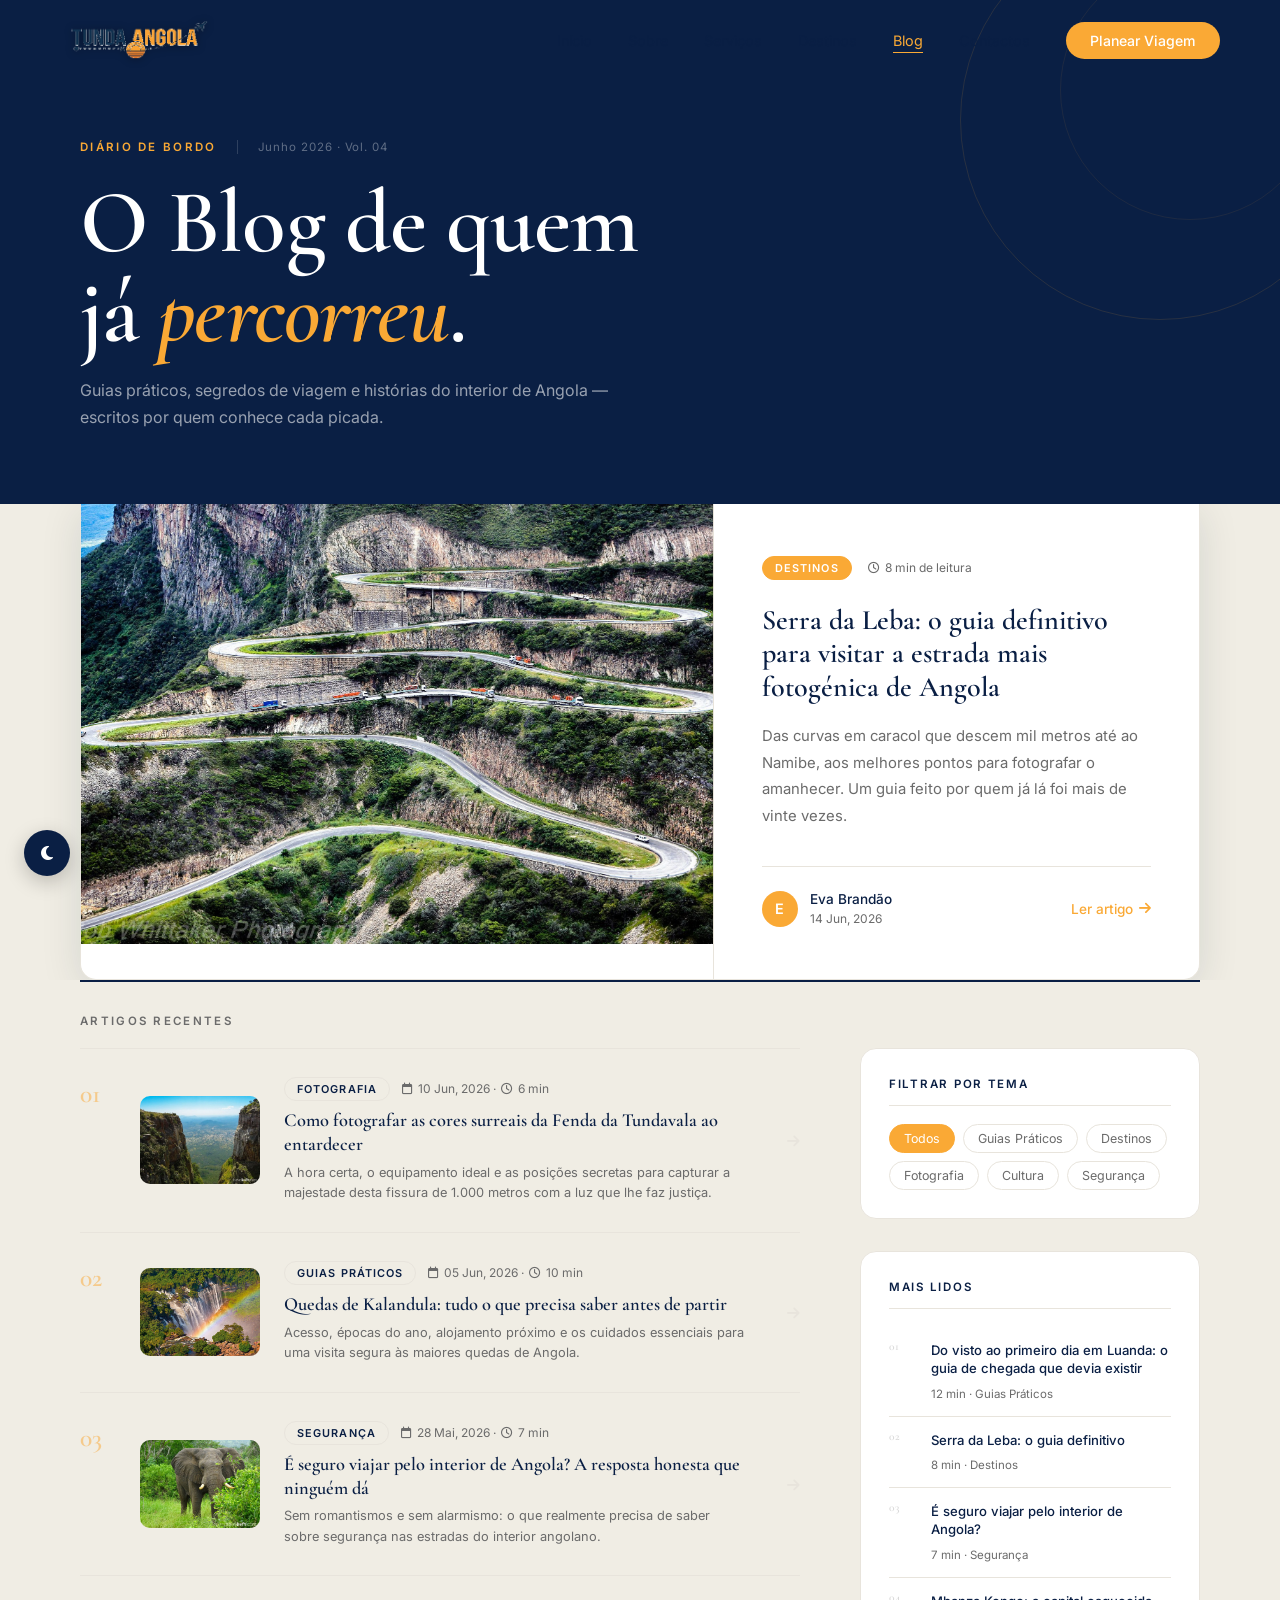
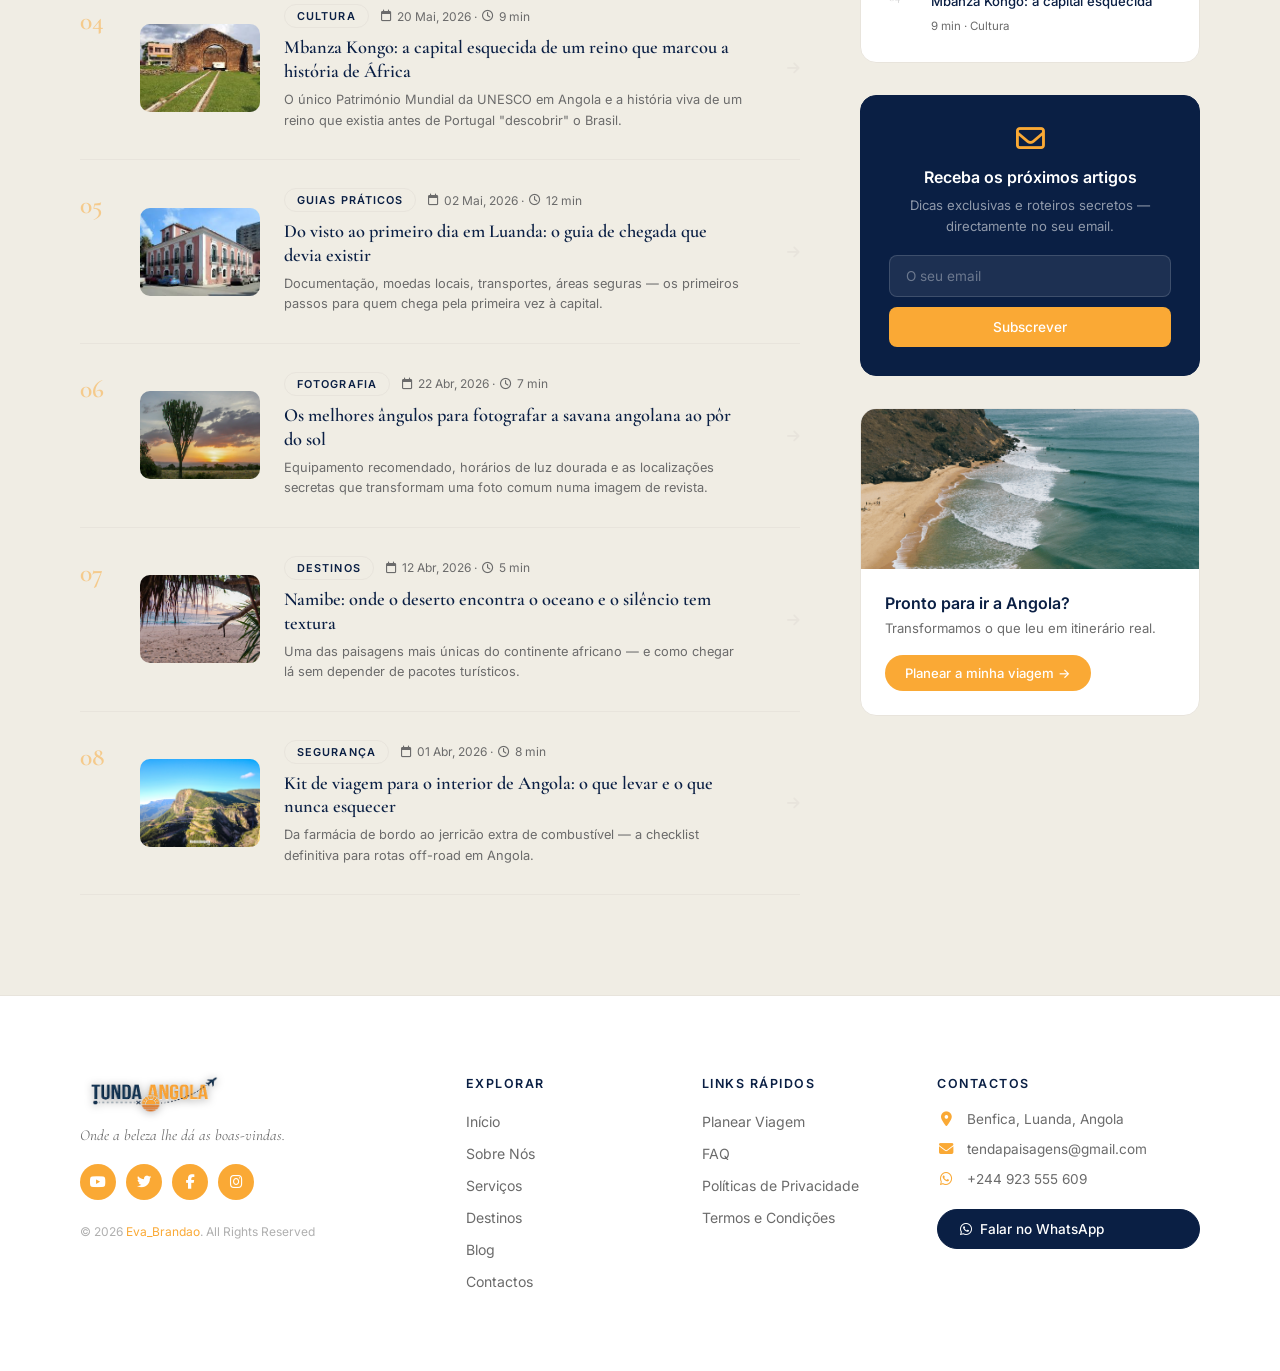
<file: html/blog.html>
<!DOCTYPE html>
<html lang="pt">
<head>
    <!-- Google tag (gtag.js) -->
    <script async src="https://www.googletagmanager.com/gtag/js?id=G-SDPMEQZ1RC"></script>
    <script>
      window.dataLayer = window.dataLayer || [];
      function gtag(){dataLayer.push(arguments);}
      gtag('js', new Date());

      gtag('config', 'G-SDPMEQZ1RC');
    </script>
    <meta charset="UTF-8">
    <meta name="viewport" content="width=device-width, initial-scale=1.0">
    <title>Blog — Tunda Angola | Guias e histórias de viagem em Angola</title>
    <meta name="description" content="O blog do Tunda Angola: guias práticos, dicas de fotografia, segurança e histórias do interior de Angola, escritos por quem conhece cada picada.">
    <link rel="stylesheet" href="../css/blog.css">
    <link rel="stylesheet" href="https://cdnjs.cloudflare.com/ajax/libs/font-awesome/6.4.2/css/all.min.css">
    <link rel="stylesheet" href="../css/global.css">
    <script src="../javascript/global.js" defer></script>
    <script src="../javascript/blog.js" defer></script>
    <link href="https://fonts.googleapis.com/css2?family=Cormorant+Garamond:ital,wght@0,400;0,600;1,400&family=Inter:wght@300;400;500;600&display=swap" rel="stylesheet">
</head>
<body>

    <nav class="nav" id="nav">
        <a href="../index.html" class="nav__logo"><img src="../media/logo.png" alt="Tunda Angola"></a>
        <ul class="nav__links">
            <li><a href="../index.html" class="nav__link">Início</a></li>
            <li><a href="sobreNos.html" class="nav__link">Sobre</a></li>
            <li><a href="servicos.html" class="nav__link">Serviços</a></li>
            <li><a href="destinos.html" class="nav__link">Destinos</a></li>
            <li><a href="blog.html" class="nav__link nav__link--active">Blog</a></li>
            <li><a href="contactos.html" class="nav__link">Contactos</a></li>
            <li><a href="planeiaViagem.html" class="nav__cta">Planear Viagem</a></li>
        </ul>
        <button class="nav__burger" id="burger" aria-label="Menu">
            <span></span><span></span><span></span>
        </button>
    </nav>

    <div class="mobile-menu" id="mobileMenu">
        <ul>
            <li><a href="../index.html">Início</a></li>
            <li><a href="sobreNos.html">Sobre</a></li>
            <li><a href="servicos.html">Serviços</a></li>
            <li><a href="destinos.html">Destinos</a></li>
            <li><a href="blog.html">Blog</a></li>
            <li><a href="contactos.html">Contactos</a></li>
            <li><a href="planeiaViagem.html">Planear Viagem</a></li>
        </ul>
    </div>

    <!-- CABEÇALHO EDITORIAL — sem hero fullscreen, estilo jornal -->
    <header class="blog-header">
        <div class="blog-header__inner">
            <div class="blog-header__topo">
                <span class="blog-header__label">Diário de Bordo</span>
                <span class="blog-header__data">Junho 2026 · Vol. 04</span>
            </div>
            <h1 class="blog-header__titulo">O Blog de quem<br>já <em>percorreu</em>.</h1>
            <p class="blog-header__sub">Guias práticos, segredos de viagem e histórias do interior de Angola — escritos por quem conhece cada picada.</p>
        </div>
    </header>

    <!-- ARTIGO PRINCIPAL — layout assimétrico editorial -->
    <section class="artigo-principal">
        <div class="artigo-principal__inner">
            <a href="ler-artigo.html" class="artigo-principal__card">
                <div class="artigo-principal__img">
                    <img src="../media/Serra da Leba.jpg" alt="Serra da Leba" loading="lazy">
                </div>
                <div class="artigo-principal__corpo">
                    <div class="artigo-principal__topo">
                        <span class="tag tag--destaque">Destinos</span>
                        <span class="artigo-meta"><i class="fa-regular fa-clock"></i> 8 min de leitura</span>
                    </div>
                    <h2>Serra da Leba: o guia definitivo para visitar a estrada mais fotogénica de Angola</h2>
                    <p>Das curvas em caracol que descem mil metros até ao Namibe, aos melhores pontos para fotografar o amanhecer. Um guia feito por quem já lá foi mais de vinte vezes.</p>
                    <div class="artigo-principal__rodape">
                        <div class="autor-pill">
                            <div class="autor-pill__avatar">E</div>
                            <div>
                                <strong>Eva Brandão</strong>
                                <span>14 Jun, 2026</span>
                            </div>
                        </div>
                        <span class="ler-mais">Ler artigo <i class="fa-solid fa-arrow-right"></i></span>
                    </div>
                </div>
            </a>
        </div>
    </section>

    <!-- LINHA DIVISÓRIA EDITORIAL -->
    <div class="divisor-editorial">
        <span>Artigos recentes</span>
    </div>

    <!-- LISTA DE ARTIGOS — formato lista editorial, não grid de cards -->
    <section class="artigos-lista">
        <div class="artigos-lista__inner">

            <!-- COLUNA PRINCIPAL -->
            <div class="artigos-lista__principal">

                <a href="ler-artigo.html" class="artigo-linha" data-cat="fotografia">
                    <div class="artigo-linha__num">01</div>
                    <div class="artigo-linha__img">
                        <img src="../media/fenda da tundavala.jpg" alt="Tundavala" loading="lazy">
                    </div>
                    <div class="artigo-linha__texto">
                        <div class="artigo-linha__topo">
                            <span class="tag">Fotografia</span>
                            <span class="artigo-meta"><i class="fa-regular fa-calendar"></i> 10 Jun, 2026 · <i class="fa-regular fa-clock"></i> 6 min</span>
                        </div>
                        <h3>Como fotografar as cores surreais da Fenda da Tundavala ao entardecer</h3>
                        <p>A hora certa, o equipamento ideal e as posições secretas para capturar a majestade desta fissura de 1.000 metros com a luz que lhe faz justiça.</p>
                    </div>
                    <div class="artigo-linha__seta"><i class="fa-solid fa-arrow-right"></i></div>
                </a>

                <a href="ler-artigo.html" class="artigo-linha" data-cat="guias">
                    <div class="artigo-linha__num">02</div>
                    <div class="artigo-linha__img">
                        <img src="../media/1.jpg" alt="Kalandula" loading="lazy">
                    </div>
                    <div class="artigo-linha__texto">
                        <div class="artigo-linha__topo">
                            <span class="tag">Guias Práticos</span>
                            <span class="artigo-meta"><i class="fa-regular fa-calendar"></i> 05 Jun, 2026 · <i class="fa-regular fa-clock"></i> 10 min</span>
                        </div>
                        <h3>Quedas de Kalandula: tudo o que precisa saber antes de partir</h3>
                        <p>Acesso, épocas do ano, alojamento próximo e os cuidados essenciais para uma visita segura às maiores quedas de Angola.</p>
                    </div>
                    <div class="artigo-linha__seta"><i class="fa-solid fa-arrow-right"></i></div>
                </a>

                <a href="ler-artigo.html" class="artigo-linha" data-cat="seguranca">
                    <div class="artigo-linha__num">03</div>
                    <div class="artigo-linha__img">
                        <img src="../media/How-to-do-a-Safari-in-Angola.jpg" alt="Segurança" loading="lazy">
                    </div>
                    <div class="artigo-linha__texto">
                        <div class="artigo-linha__topo">
                            <span class="tag">Segurança</span>
                            <span class="artigo-meta"><i class="fa-regular fa-calendar"></i> 28 Mai, 2026 · <i class="fa-regular fa-clock"></i> 7 min</span>
                        </div>
                        <h3>É seguro viajar pelo interior de Angola? A resposta honesta que ninguém dá</h3>
                        <p>Sem romantismos e sem alarmismo: o que realmente precisa de saber sobre segurança nas estradas do interior angolano.</p>
                    </div>
                    <div class="artigo-linha__seta"><i class="fa-solid fa-arrow-right"></i></div>
                </a>

                <a href="ler-artigo.html" class="artigo-linha" data-cat="cultura">
                    <div class="artigo-linha__num">04</div>
                    <div class="artigo-linha__img">
                        <img src="../media/Mbanza Kongo.jpeg" alt="Mbanza Kongo" loading="lazy">
                    </div>
                    <div class="artigo-linha__texto">
                        <div class="artigo-linha__topo">
                            <span class="tag">Cultura</span>
                            <span class="artigo-meta"><i class="fa-regular fa-calendar"></i> 20 Mai, 2026 · <i class="fa-regular fa-clock"></i> 9 min</span>
                        </div>
                        <h3>Mbanza Kongo: a capital esquecida de um reino que marcou a história de África</h3>
                        <p>O único Património Mundial da UNESCO em Angola e a história viva de um reino que existia antes de Portugal "descobrir" o Brasil.</p>
                    </div>
                    <div class="artigo-linha__seta"><i class="fa-solid fa-arrow-right"></i></div>
                </a>

                <a href="ler-artigo.html" class="artigo-linha" data-cat="guias">
                    <div class="artigo-linha__num">05</div>
                    <div class="artigo-linha__img">
                        <img src="../media/Museu Nacional de Angola.jpeg" alt="Luanda" loading="lazy">
                    </div>
                    <div class="artigo-linha__texto">
                        <div class="artigo-linha__topo">
                            <span class="tag">Guias Práticos</span>
                            <span class="artigo-meta"><i class="fa-regular fa-calendar"></i> 02 Mai, 2026 · <i class="fa-regular fa-clock"></i> 12 min</span>
                        </div>
                        <h3>Do visto ao primeiro dia em Luanda: o guia de chegada que devia existir</h3>
                        <p>Documentação, moedas locais, transportes, áreas seguras — os primeiros passos para quem chega pela primeira vez à capital.</p>
                    </div>
                    <div class="artigo-linha__seta"><i class="fa-solid fa-arrow-right"></i></div>
                </a>

                <a href="ler-artigo.html" class="artigo-linha" data-cat="fotografia">
                    <div class="artigo-linha__num">06</div>
                    <div class="artigo-linha__img">
                        <img src="../media/Rectangle 22 (1).png" alt="Savana" loading="lazy">
                    </div>
                    <div class="artigo-linha__texto">
                        <div class="artigo-linha__topo">
                            <span class="tag">Fotografia</span>
                            <span class="artigo-meta"><i class="fa-regular fa-calendar"></i> 22 Abr, 2026 · <i class="fa-regular fa-clock"></i> 7 min</span>
                        </div>
                        <h3>Os melhores ângulos para fotografar a savana angolana ao pôr do sol</h3>
                        <p>Equipamento recomendado, horários de luz dourada e as localizações secretas que transformam uma foto comum numa imagem de revista.</p>
                    </div>
                    <div class="artigo-linha__seta"><i class="fa-solid fa-arrow-right"></i></div>
                </a>

                <a href="ler-artigo.html" class="artigo-linha" data-cat="destinos">
                    <div class="artigo-linha__num">07</div>
                    <div class="artigo-linha__img">
                        <img src="../media/Rectangle 22.png" alt="Namibe" loading="lazy">
                    </div>
                    <div class="artigo-linha__texto">
                        <div class="artigo-linha__topo">
                            <span class="tag">Destinos</span>
                            <span class="artigo-meta"><i class="fa-regular fa-calendar"></i> 12 Abr, 2026 · <i class="fa-regular fa-clock"></i> 5 min</span>
                        </div>
                        <h3>Namibe: onde o deserto encontra o oceano e o silêncio tem textura</h3>
                        <p>Uma das paisagens mais únicas do continente africano — e como chegar lá sem depender de pacotes turísticos.</p>
                    </div>
                    <div class="artigo-linha__seta"><i class="fa-solid fa-arrow-right"></i></div>
                </a>

                <a href="ler-artigo.html" class="artigo-linha" data-cat="seguranca">
                    <div class="artigo-linha__num">08</div>
                    <div class="artigo-linha__img">
                        <img src="../media/6.jpg" alt="Interior" loading="lazy">
                    </div>
                    <div class="artigo-linha__texto">
                        <div class="artigo-linha__topo">
                            <span class="tag">Segurança</span>
                            <span class="artigo-meta"><i class="fa-regular fa-calendar"></i> 01 Abr, 2026 · <i class="fa-regular fa-clock"></i> 8 min</span>
                        </div>
                        <h3>Kit de viagem para o interior de Angola: o que levar e o que nunca esquecer</h3>
                        <p>Da farmácia de bordo ao jerricão extra de combustível — a checklist definitiva para rotas off-road em Angola.</p>
                    </div>
                    <div class="artigo-linha__seta"><i class="fa-solid fa-arrow-right"></i></div>
                </a>

            </div>

            <!-- SIDEBAR -->
            <aside class="sidebar">

                <!-- FILTRO -->
                <div class="sidebar-bloco">
                    <h4 class="sidebar-titulo">Filtrar por tema</h4>
                    <div class="filtros-sidebar">
                        <button class="filtro-pill filtro-pill--active" data-cat="todos">Todos</button>
                        <button class="filtro-pill" data-cat="guias">Guias Práticos</button>
                        <button class="filtro-pill" data-cat="destinos">Destinos</button>
                        <button class="filtro-pill" data-cat="fotografia">Fotografia</button>
                        <button class="filtro-pill" data-cat="cultura">Cultura</button>
                        <button class="filtro-pill" data-cat="seguranca">Segurança</button>
                    </div>
                </div>

                <!-- MAIS LIDOS -->
                <div class="sidebar-bloco">
                    <h4 class="sidebar-titulo">Mais lidos</h4>
                    <div class="mais-lidos">
                        <a href="ler-artigo.html" class="mais-lido-item">
                            <span class="mais-lido-num">01</span>
                            <div>
                                <p>Do visto ao primeiro dia em Luanda: o guia de chegada que devia existir</p>
                                <span>12 min · Guias Práticos</span>
                            </div>
                        </a>
                        <a href="ler-artigo.html" class="mais-lido-item">
                            <span class="mais-lido-num">02</span>
                            <div>
                                <p>Serra da Leba: o guia definitivo</p>
                                <span>8 min · Destinos</span>
                            </div>
                        </a>
                        <a href="ler-artigo.html" class="mais-lido-item">
                            <span class="mais-lido-num">03</span>
                            <div>
                                <p>É seguro viajar pelo interior de Angola?</p>
                                <span>7 min · Segurança</span>
                            </div>
                        </a>
                        <a href="ler-artigo.html" class="mais-lido-item">
                            <span class="mais-lido-num">04</span>
                            <div>
                                <p>Mbanza Kongo: a capital esquecida</p>
                                <span>9 min · Cultura</span>
                            </div>
                        </a>
                    </div>
                </div>

                <!-- NEWSLETTER SIDEBAR -->
                <div class="sidebar-bloco sidebar-newsletter">
                    <i class="fa-regular fa-envelope sidebar-newsletter__icon"></i>
                    <h4>Receba os próximos artigos</h4>
                    <p>Dicas exclusivas e roteiros secretos — directamente no seu email.</p>
                    <form id="newsletterForm">
                        <input type="email" placeholder="O seu email" required>
                        <button type="submit">Subscrever</button>
                    </form>
                </div>

                <!-- PLANEAR CTA -->
                <div class="sidebar-bloco sidebar-cta">
                    <img src="../media/Cabo_Ledo_2.png" alt="Angola" loading="lazy">
                    <div class="sidebar-cta__body">
                        <h4>Pronto para ir a Angola?</h4>
                        <p>Transformamos o que leu em itinerário real.</p>
                        <a href="planeiaViagem.html" class="btn-sidebar-cta">Planear a minha viagem →</a>
                    </div>
                </div>

            </aside>
        </div>
    </section>

    <!-- FOOTER -->
    <footer class="rodape">
        <div class="rodape__marca">
            <img src="../media/logo.png" alt="Tunda Angola" class="rodape__logo">
            <p class="rodape__tagline">Onde a beleza lhe dá as boas-vindas.</p>
            <div class="rodape__redes">
                <a href="https://www.youtube.com/@TundaAngola" target="_blank" rel="noopener"><i class="fa-brands fa-youtube"></i></a>
                <a href="https://twitter.com/TundaAngola" target="_blank" rel="noopener"><i class="fa-brands fa-twitter"></i></a>
                <a href="https://www.facebook.com/TundaAngola" target="_blank" rel="noopener"><i class="fa-brands fa-facebook-f"></i></a>
                <a href="https://www.instagram.com/TundaAngola" target="_blank" rel="noopener"><i class="fa-brands fa-instagram"></i></a>
            </div>
            <p class="copyright">© 2026 <span>Eva_Brandao</span>. All Rights Reserved</p>
        </div>
        <div class="rodape__col">
            <h4>Explorar</h4>
            <ul>
                <li><a href="../index.html">Início</a></li>
                <li><a href="sobreNos.html">Sobre Nós</a></li>
                <li><a href="servicos.html">Serviços</a></li>
                <li><a href="destinos.html">Destinos</a></li>
                <li><a href="blog.html">Blog</a></li>
                <li><a href="contactos.html">Contactos</a></li>
            </ul>
        </div>
        <div class="rodape__col">
            <h4>Links Rápidos</h4>
            <ul>
                <li><a href="planeiaViagem.html">Planear Viagem</a></li>
                <li><a href="faq.html">FAQ</a></li>
                <li><a href="politicasPrivacidade.html">Políticas de Privacidade</a></li>
                <li><a href="termosCondicoes.html">Termos e Condições</a></li>
            </ul>
        </div>
        <div class="rodape__col rodape__contactos">
            <h4>Contactos</h4>
            <div class="contacto-item"><i class="fa-solid fa-location-dot"></i><p>Benfica, Luanda, Angola</p></div>
            <div class="contacto-item"><i class="fa-solid fa-envelope"></i><p>tendapaisagens@gmail.com</p></div>
            <div class="contacto-item"><i class="fa-brands fa-whatsapp"></i><p>+244 923 555 609</p></div>
            <a href="https://wa.me/244923555609" class="btn-whatsapp" target="_blank">
                <i class="fa-brands fa-whatsapp"></i> Falar no WhatsApp
            </a>
        </div>
    </footer>

   
</body>
</html>
</file>
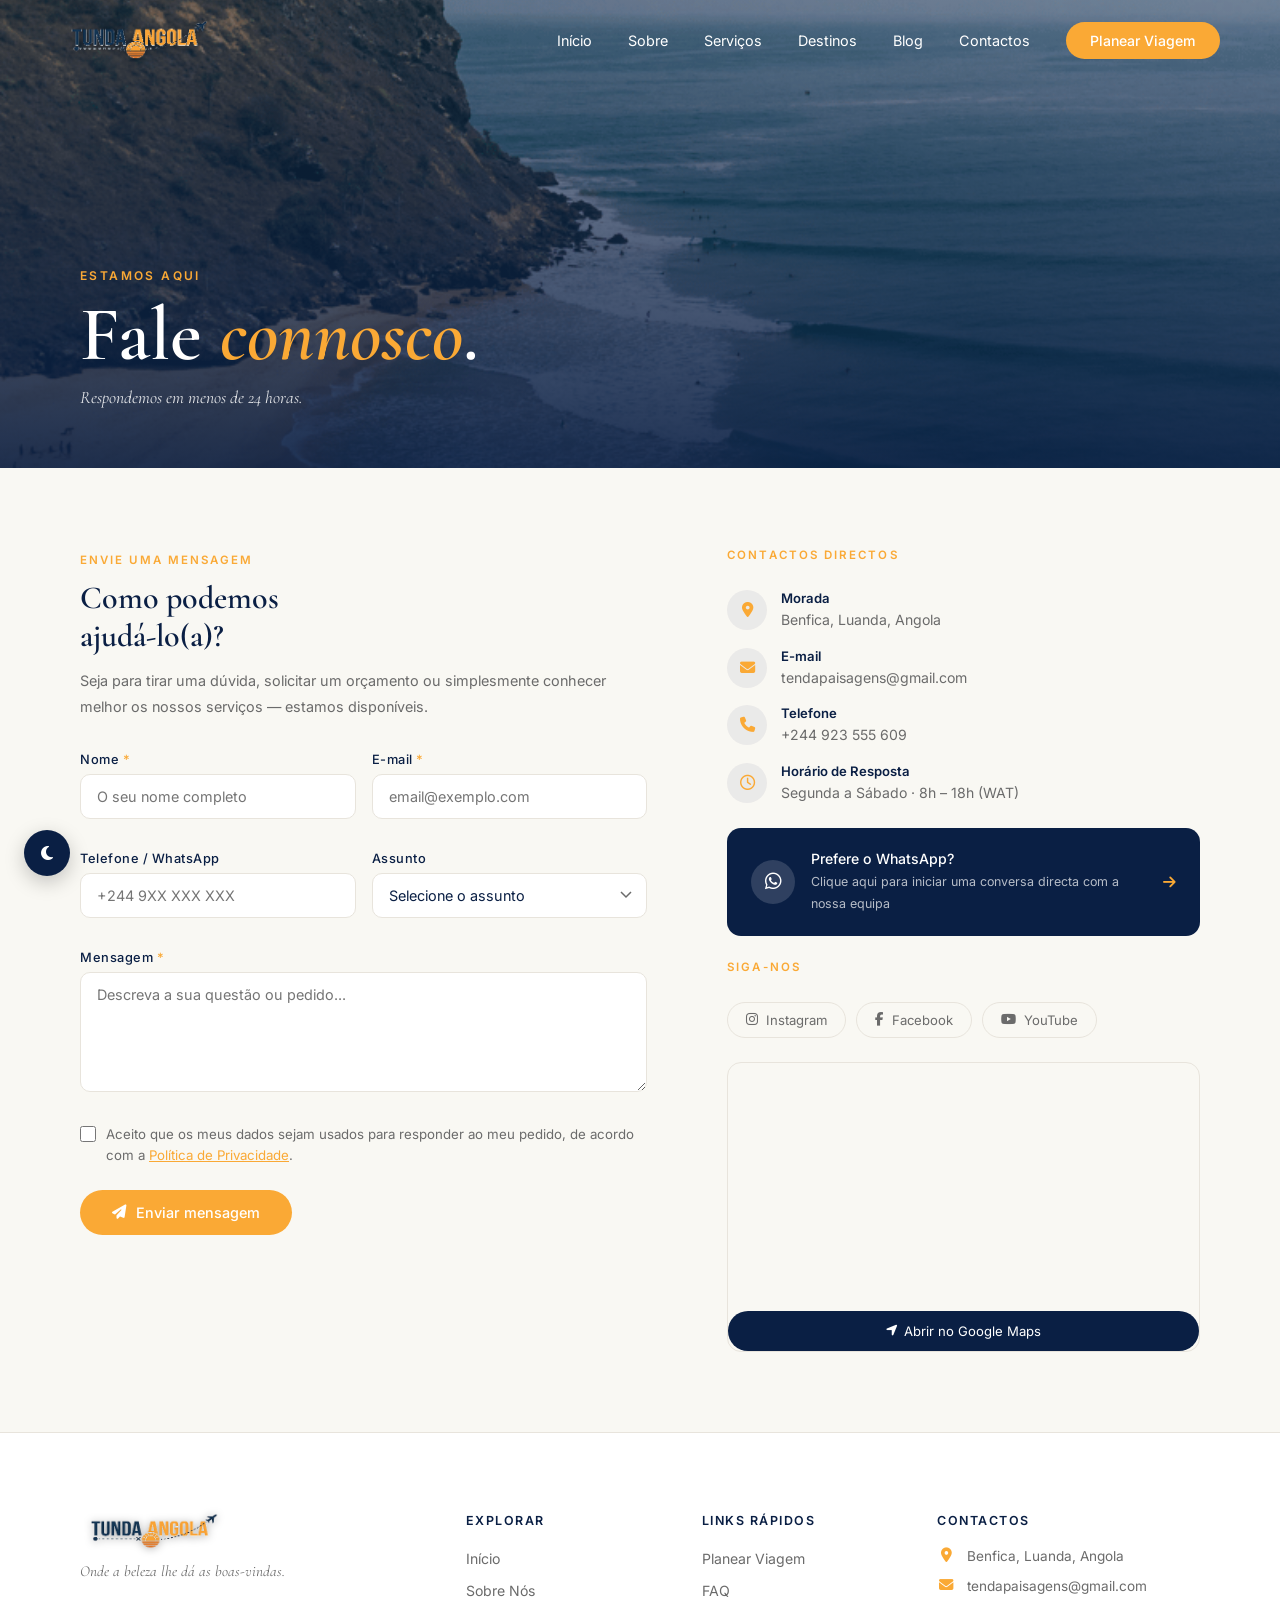
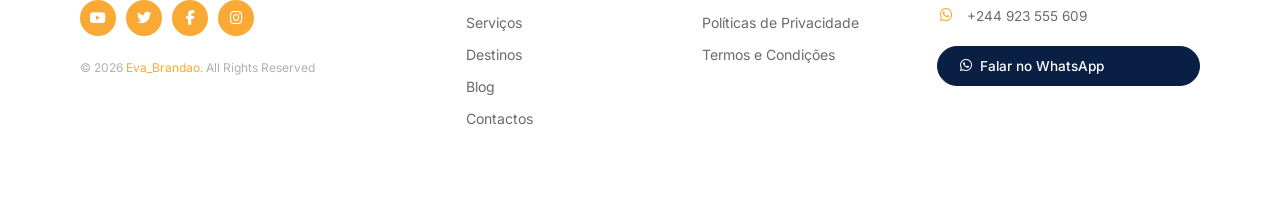
<file: html/contactos.html>
<!DOCTYPE html>
<html lang="pt">
<head>
    <!-- Google tag (gtag.js) -->
    <script async src="https://www.googletagmanager.com/gtag/js?id=G-SDPMEQZ1RC"></script>
    <script>
      window.dataLayer = window.dataLayer || [];
      function gtag(){dataLayer.push(arguments);}
      gtag('js', new Date());

      gtag('config', 'G-SDPMEQZ1RC');
    </script>
    <meta charset="UTF-8">
    <meta name="viewport" content="width=device-width, initial-scale=1.0">
    <title>Contactos — Tunda Angola | Fale connosco</title>
    <meta name="description" content="Fale com o Tunda Angola. Envie-nos uma mensagem, ligue ou contacte-nos por WhatsApp. Respondemos em menos de 24 horas a todos os pedidos.">
    <link rel="stylesheet" href="../css/contactos.css">
    <link rel="stylesheet" href="https://cdnjs.cloudflare.com/ajax/libs/font-awesome/6.4.2/css/all.min.css">
    <link rel="preconnect" href="https://fonts.googleapis.com">
    <link href="https://fonts.googleapis.com/css2?family=Cormorant+Garamond:ital,wght@0,400;0,600;1,400&family=Inter:wght@300;400;500;600&display=swap" rel="stylesheet">
    <link rel="stylesheet" href="../css/global.css">
    <script src="../javascript/global.js" defer></script>
    <script src="../javascript/contactos.js" defer></script>
</head>
<body>

    <nav class="nav" id="nav">
        <a href="../index.html" class="nav__logo"><img src="../media/logo.png" alt="Tunda Angola"></a>
        <ul class="nav__links">
            <li><a href="../index.html" class="nav__link">Início</a></li>
            <li><a href="sobreNos.html" class="nav__link">Sobre</a></li>
            <li><a href="servicos.html" class="nav__link">Serviços</a></li>
            <li><a href="destinos.html" class="nav__link">Destinos</a></li>
            <li><a href="blog.html" class="nav__link">Blog</a></li>
            <li><a href="contactos.html" class="nav__link nav__link--active">Contactos</a></li>
            <li><a href="planeiaViagem.html" class="nav__cta">Planear Viagem</a></li>
        </ul>
        <button class="nav__burger" id="burger" aria-label="Menu"><span></span><span></span><span></span></button>
    </nav>
    <div class="mobile-menu" id="mobileMenu">
        <ul>
            <li><a href="../index.html">Início</a></li>
            <li><a href="sobreNos.html">Sobre</a></li>
            <li><a href="servicos.html">Serviços</a></li>
            <li><a href="destinos.html">Destinos</a></li>
            <li><a href="blog.html">Blog</a></li>
            <li><a href="contactos.html">Contactos</a></li>
            <li><a href="planeiaViagem.html">Planear Viagem</a></li>
        </ul>
    </div>

    <!-- HERO -->
    <section class="page-hero">
        <div class="page-hero__bg">
            <img src="../media/Cabo_Ledo_2.png" alt="Cabo Ledo" loading="eager">
            <div class="page-hero__overlay"></div>
        </div>
        <div class="page-hero__content">
            <span class="page-hero__eyebrow">Estamos Aqui</span>
            <h1 class="page-hero__title">Fale <em>connosco</em>.</h1>
            <p class="page-hero__sub">Respondemos em menos de 24 horas.</p>
        </div>
    </section>

    <!-- CONTACTOS MAIN -->
    <section class="contactos-section">
        <div class="contactos-section__inner">

            <!-- FORMULÁRIO -->
            <div class="contactos-form">
                <span class="section-label">Envie uma mensagem</span>
                <h2>Como podemos<br>ajudá-lo(a)?</h2>
                <p>Seja para tirar uma dúvida, solicitar um orçamento ou simplesmente conhecer melhor os nossos serviços — estamos disponíveis.</p>

                <form id="contactForm" novalidate>
                    <div class="form-row">
                        <div class="field-group">
                            <label>Nome <span class="req">*</span></label>
                            <input type="text" name="nome" class="field-input" placeholder="O seu nome completo" required>
                        </div>
                        <div class="field-group">
                            <label>E-mail <span class="req">*</span></label>
                            <input type="email" name="email" class="field-input" placeholder="email@exemplo.com" required>
                        </div>
                    </div>
                    <div class="form-row">
                        <div class="field-group">
                            <label>Telefone / WhatsApp</label>
                            <input type="tel" name="telefone" class="field-input" placeholder="+244 9XX XXX XXX">
                        </div>
                        <div class="field-group">
                            <label>Assunto</label>
                            <select name="assunto" class="field-input field-select">
                                <option value="">Selecione o assunto</option>
                                <option>Consultoria de Viagem</option>
                                <option>Informações sobre Destinos</option>
                                <option>Orçamento para Grupo</option>
                                <option>Parcerias e Colaborações</option>
                                <option>Outra questão</option>
                            </select>
                        </div>
                    </div>
                    <div class="field-group">
                        <label>Mensagem <span class="req">*</span></label>
                        <textarea name="mensagem" class="field-input field-textarea" placeholder="Descreva a sua questão ou pedido..." required></textarea>
                    </div>
                    <label class="check-label">
                        <input type="checkbox" name="consentimento" required>
                        <span>Aceito que os meus dados sejam usados para responder ao meu pedido, de acordo com a <a href="politicasPrivacidade.html">Política de Privacidade</a>.</span>
                    </label>
                    <button type="submit" class="btn-submit">
                        <i class="fa-solid fa-paper-plane"></i> Enviar mensagem
                    </button>
                </form>

                <div class="form-success" id="formSuccess" style="display:none">
                    <div class="success-icon"><i class="fa-solid fa-check"></i></div>
                    <h3>Mensagem enviada!</h3>
                    <p>Obrigado pelo contacto. Responderemos em menos de 24 horas.</p>
                </div>
            </div>

            <!-- INFO LATERAL -->
            <aside class="contactos-info">
                <div class="info-block">
                    <span class="section-label">Contactos Directos</span>
                    <div class="info-item">
                        <div class="info-item__icon"><i class="fa-solid fa-location-dot"></i></div>
                        <div>
                            <strong>Morada</strong>
                            <p>Benfica, Luanda, Angola</p>
                        </div>
                    </div>
                    <div class="info-item">
                        <div class="info-item__icon"><i class="fa-solid fa-envelope"></i></div>
                        <div>
                            <strong>E-mail</strong>
                            <a href="mailto:tendapaisagens@gmail.com">tendapaisagens@gmail.com</a>
                        </div>
                    </div>
                    <div class="info-item">
                        <div class="info-item__icon"><i class="fa-solid fa-phone"></i></div>
                        <div>
                            <strong>Telefone</strong>
                            <p>+244 923 555 609</p>
                        </div>
                    </div>
                    <div class="info-item">
                        <div class="info-item__icon"><i class="fa-regular fa-clock"></i></div>
                        <div>
                            <strong>Horário de Resposta</strong>
                            <p>Segunda a Sábado · 8h – 18h (WAT)</p>
                        </div>
                    </div>
                </div>

                <!-- WHATSAPP CTA -->
                <a href="https://wa.me/244923555609" target="_blank" class="whatsapp-cta">
                    <div class="whatsapp-cta__icon"><i class="fa-brands fa-whatsapp"></i></div>
                    <div>
                        <strong>Prefere o WhatsApp?</strong>
                        <span>Clique aqui para iniciar uma conversa directa com a nossa equipa</span>
                    </div>
                    <i class="fa-solid fa-arrow-right whatsapp-cta__arrow"></i>
                </a>

                <!-- REDES SOCIAIS -->
                <div class="info-block">
                    <span class="section-label">Siga-nos</span>
                    <div class="redes">
                        <a href="https://www.instagram.com/TundaAngola" target="_blank" rel="noopener" class="rede-btn"><i class="fa-brands fa-instagram"></i> Instagram</a>
                        <a href="https://www.facebook.com/TundaAngola" target="_blank" rel="noopener" class="rede-btn"><i class="fa-brands fa-facebook-f"></i> Facebook</a>
                        <a href="https://www.youtube.com/@TundaAngola" target="_blank" rel="noopener" class="rede-btn"><i class="fa-brands fa-youtube"></i> YouTube</a>
                    </div>
                </div>

                <!-- MAPA INTERATIVO (Google Maps embed) -->
                <div class="mapa-embed">
                    <iframe
                        title="Localização — Benfica, Luanda, Angola"
                        src="https://maps.google.com/maps?q=Benfica,Luanda,Angola&z=13&output=embed"
                        loading="lazy"
                        referrerpolicy="no-referrer-when-downgrade"
                        allowfullscreen></iframe>
                    <a href="https://maps.google.com/?q=Benfica,Luanda,Angola" target="_blank" rel="noopener" class="mapa-link">
                        <i class="fa-solid fa-location-arrow"></i> Abrir no Google Maps
                    </a>
                </div>
            </aside>

        </div>
    </section>

    <!-- FOOTER -->
    <footer class="rodape">
        <div class="rodape__marca">
            <img src="../media/logo.png" alt="Tunda Angola" class="rodape__logo">
            <p class="rodape__tagline">Onde a beleza lhe dá as boas-vindas.</p>
            <div class="rodape__redes">
                <a href="https://www.youtube.com/@TundaAngola" target="_blank" rel="noopener"><i class="fa-brands fa-youtube"></i></a>
                <a href="https://twitter.com/TundaAngola" target="_blank" rel="noopener"><i class="fa-brands fa-twitter"></i></a>
                <a href="https://www.facebook.com/TundaAngola" target="_blank" rel="noopener"><i class="fa-brands fa-facebook-f"></i></a>
                <a href="https://www.instagram.com/TundaAngola" target="_blank" rel="noopener"><i class="fa-brands fa-instagram"></i></a>
            </div>
            <p class="copyright">© 2026 <span>Eva_Brandao</span>. All Rights Reserved</p>
        </div>
        <div class="rodape__col">
            <h4>Explorar</h4>
            <ul>
                <li><a href="../index.html">Início</a></li>
                <li><a href="sobreNos.html">Sobre Nós</a></li>
                <li><a href="servicos.html">Serviços</a></li>
                <li><a href="destinos.html">Destinos</a></li>
                <li><a href="blog.html">Blog</a></li>
                <li><a href="contactos.html">Contactos</a></li>
            </ul>
        </div>
        <div class="rodape__col">
            <h4>Links Rápidos</h4>
            <ul>
                <li><a href="planeiaViagem.html">Planear Viagem</a></li>
                <li><a href="faq.html">FAQ</a></li>
                <li><a href="politicasPrivacidade.html">Políticas de Privacidade</a></li>
                <li><a href="termosCondicoes.html">Termos e Condições</a></li>
            </ul>
        </div>
        <div class="rodape__col rodape__contactos">
            <h4>Contactos</h4>
            <div class="contacto-item"><i class="fa-solid fa-location-dot"></i><p>Benfica, Luanda, Angola</p></div>
            <div class="contacto-item"><i class="fa-solid fa-envelope"></i><p>tendapaisagens@gmail.com</p></div>
            <div class="contacto-item"><i class="fa-brands fa-whatsapp"></i><p>+244 923 555 609</p></div>
            <a href="contactos.html" class="btn-whatsapp"><i class="fa-brands fa-whatsapp"></i> Falar no WhatsApp</a>
        </div>
    </footer>

</body>
</html>
</file>
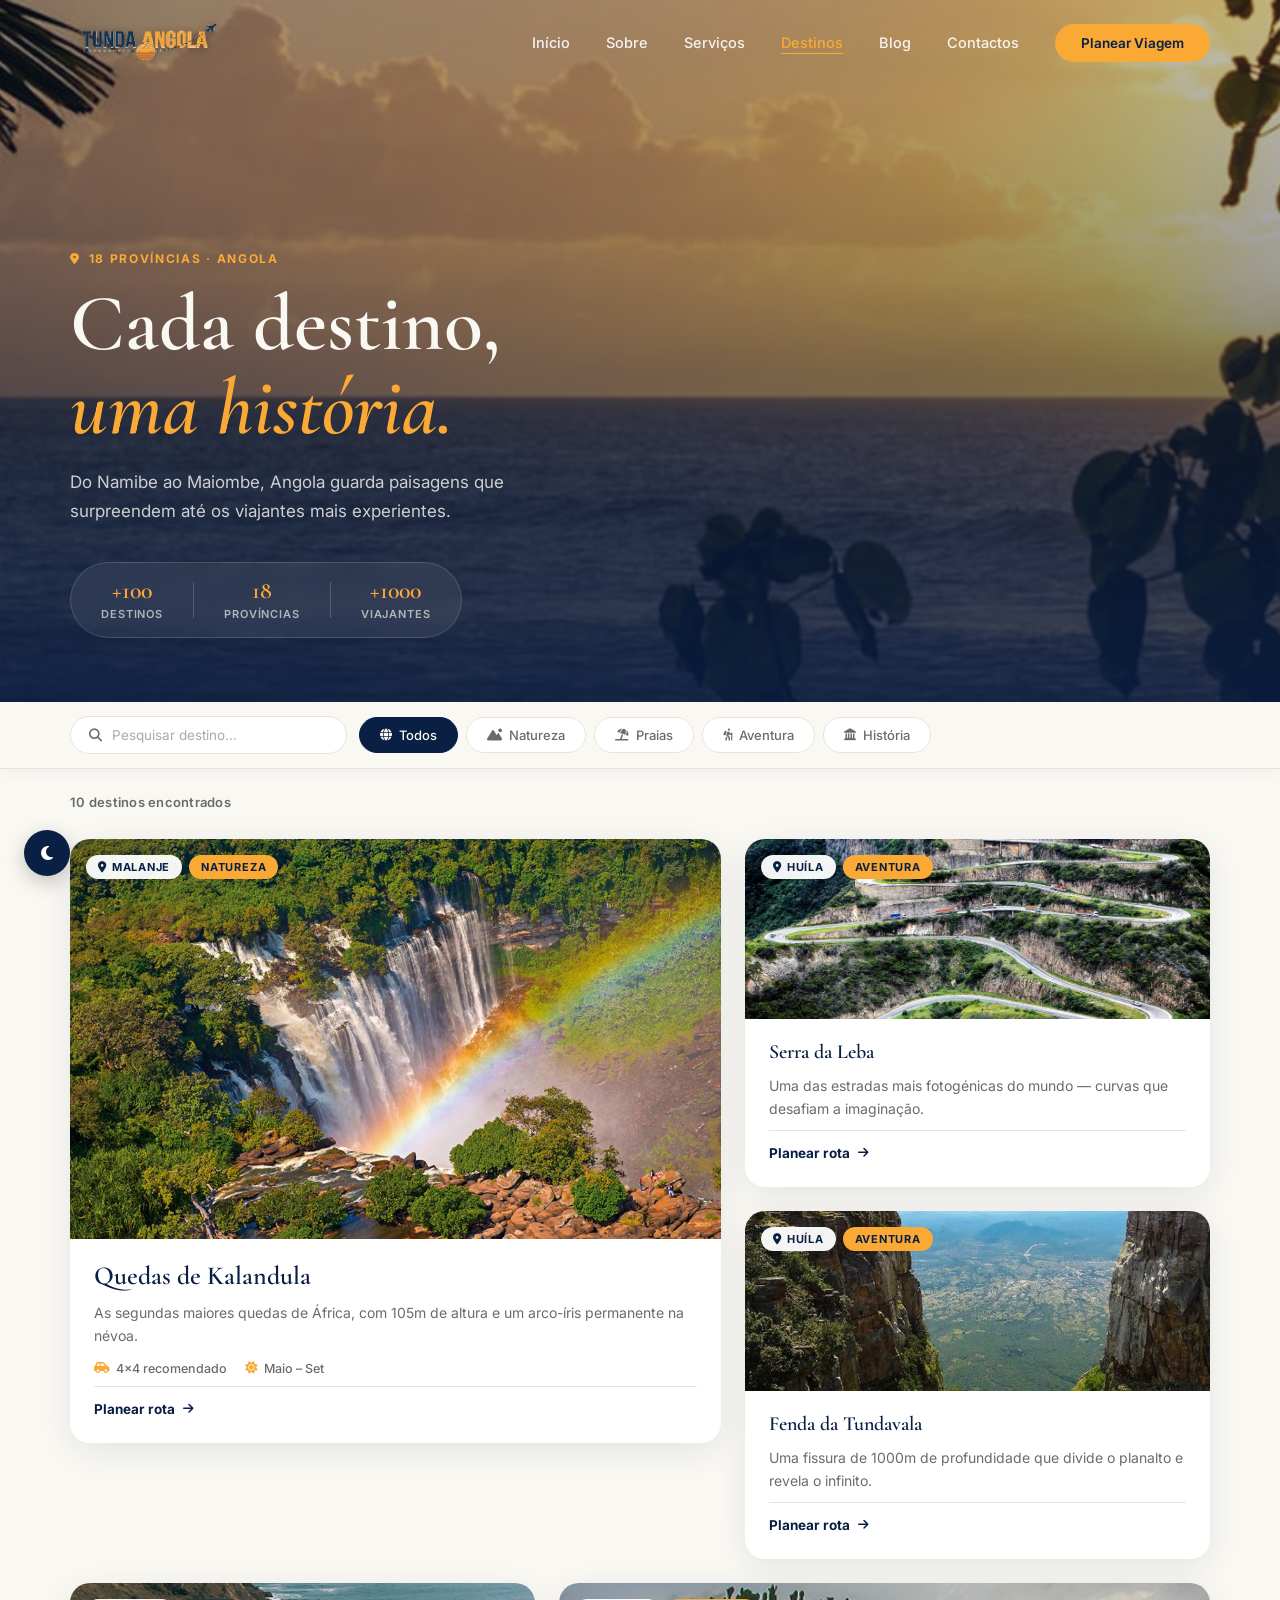
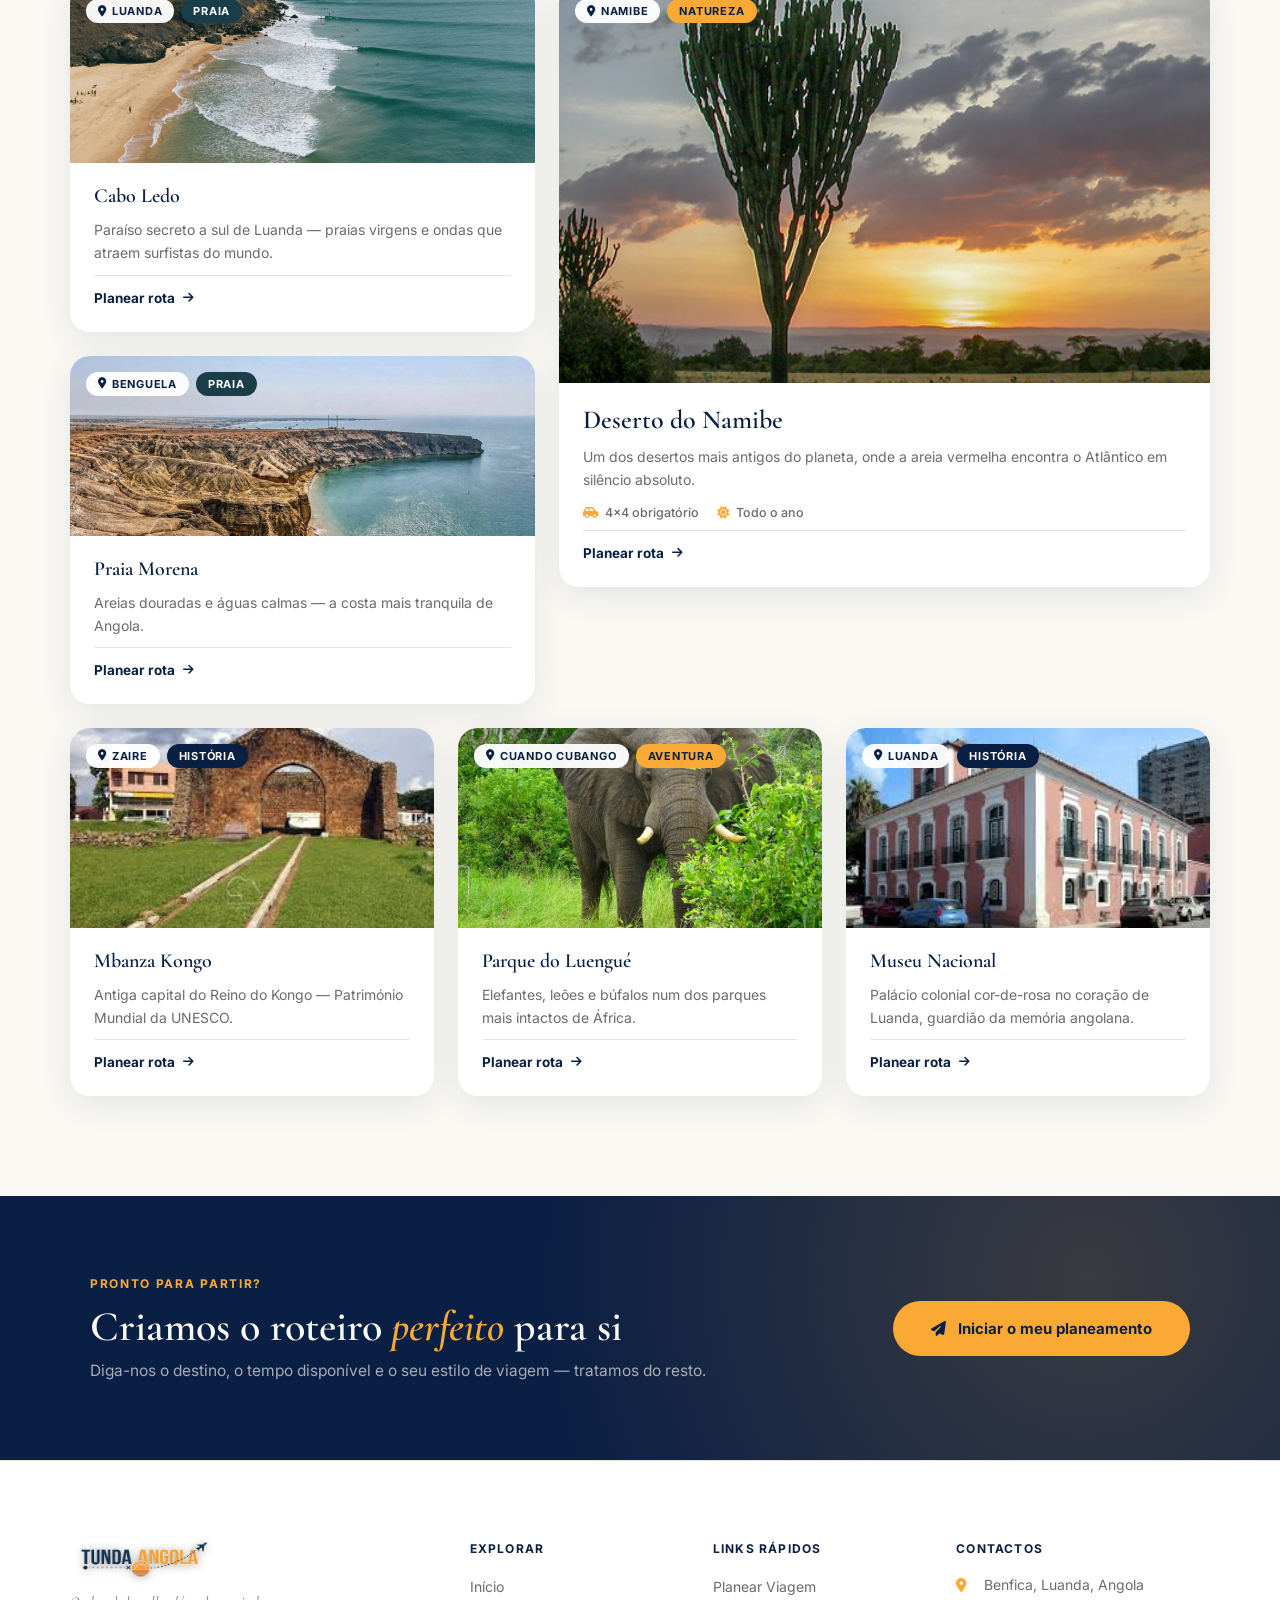
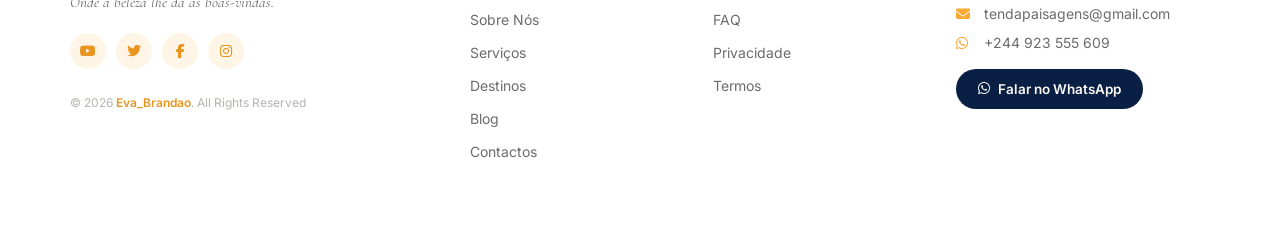
<file: html/destinos.html>
<!DOCTYPE html>
<html lang="pt-AO">
<head>
    <!-- Google tag (gtag.js) -->
    <script async src="https://www.googletagmanager.com/gtag/js?id=G-SDPMEQZ1RC"></script>
    <script>
      window.dataLayer = window.dataLayer || [];
      function gtag(){dataLayer.push(arguments);}
      gtag('js', new Date());

      gtag('config', 'G-SDPMEQZ1RC');
    </script>
    <meta charset="UTF-8">
    <meta name="viewport" content="width=device-width, initial-scale=1.0">
    <title>Destinos — Tunda Angola</title>
    <meta name="description" content="Explore os destinos mais impressionantes de Angola. Quedas de Kalandula, Serra da Leba, Fenda da Tundavala, Cabo Ledo e muito mais.">

    <link rel="preconnect" href="https://fonts.googleapis.com">
    <link rel="preconnect" href="https://fonts.gstatic.com" crossorigin>
    <link href="https://fonts.googleapis.com/css2?family=Cormorant+Garamond:ital,wght@0,400;0,600;1,400&family=Inter:wght@300;400;500;600&display=swap" rel="stylesheet">
    <link rel="stylesheet" href="https://cdnjs.cloudflare.com/ajax/libs/font-awesome/6.4.2/css/all.min.css">
    <link rel="stylesheet" href="../css/destinos.css">
    <link rel="stylesheet" href="../css/global.css">
    <script src="../javascript/global.js" defer></script>
    <script src="../javascript/destinos.js" defer></script>
</head>
<body>

    <!-- ═══ NAVBAR ═══ -->
    <nav class="nav" id="nav">
        <a href="../index.html" class="nav__logo">
            <img src="../media/logo.png" alt="Tunda Angola">
        </a>
        <ul class="nav__links">
            <li><a href="../index.html" class="nav__link">Início</a></li>
            <li><a href="sobreNos.html" class="nav__link">Sobre</a></li>
            <li><a href="servicos.html" class="nav__link">Serviços</a></li>
            <li><a href="destinos.html" class="nav__link nav__link--active">Destinos</a></li>
            <li><a href="blog.html" class="nav__link">Blog</a></li>
            <li><a href="contactos.html" class="nav__link">Contactos</a></li>
            <li><a href="planeiaViagem.html" class="nav__cta">Planear Viagem</a></li>
        </ul>
        <button class="nav__burger" id="burger" aria-label="Menu">
            <span></span><span></span><span></span>
        </button>
    </nav>

    <!-- ═══ MENU MOBILE ═══ -->
    <div class="mobile-menu" id="mobileMenu">
        <ul>
            <li><a href="../index.html">Início</a></li>
            <li><a href="sobreNos.html">Sobre</a></li>
            <li><a href="servicos.html">Serviços</a></li>
            <li><a href="destinos.html">Destinos</a></li>
            <li><a href="blog.html">Blog</a></li>
            <li><a href="contactos.html">Contactos</a></li>
            <li><a href="planeiaViagem.html">Planear Viagem</a></li>
        </ul>
    </div>

    <!-- ═══ HERO ═══ -->
    <header class="hero">
        <div class="hero__bg">
            <img src="../media/all tours.png" alt="Paisagens de Angola" loading="eager">
            <div class="hero__overlay"></div>
        </div>
        <div class="hero__inner">
            <span class="hero__eyebrow"><i class="fa-solid fa-location-dot"></i> 18 Províncias · Angola</span>
            <h1 class="hero__title">Cada destino,<br><em>uma história.</em></h1>
            <p class="hero__sub">Do Namibe ao Maiombe, Angola guarda paisagens que surpreendem até os viajantes mais experientes.</p>
            <div class="hero__stats">
                <div class="hero__stat">
                    <strong>+100</strong>
                    <span>Destinos</span>
                </div>
                <div class="hero__stat-divider"></div>
                <div class="hero__stat">
                    <strong>18</strong>
                    <span>Províncias</span>
                </div>
                <div class="hero__stat-divider"></div>
                <div class="hero__stat">
                    <strong>+1000</strong>
                    <span>Viajantes</span>
                </div>
            </div>
        </div>
    </header>

    <!-- ═══ FILTROS ═══ -->
    <div class="filtros" id="filtros">
        <div class="filtros__inner">
            <div class="filtros__busca">
                <i class="fa-solid fa-magnifying-glass"></i>
                <input type="text" id="buscaInput" placeholder="Pesquisar destino…" autocomplete="off">
            </div>
            <div class="filtros__categorias">
                <button class="filtro-btn filtro-btn--active" data-filter="all">
                    <i class="fa-solid fa-globe"></i> Todos
                </button>
                <button class="filtro-btn" data-filter="natureza">
                    <i class="fa-solid fa-mountain-sun"></i> Natureza
                </button>
                <button class="filtro-btn" data-filter="praia">
                    <i class="fa-solid fa-umbrella-beach"></i> Praias
                </button>
                <button class="filtro-btn" data-filter="aventura">
                    <i class="fa-solid fa-person-hiking"></i> Aventura
                </button>
                <button class="filtro-btn" data-filter="historia">
                    <i class="fa-solid fa-landmark"></i> História
                </button>
            </div>
        </div>
    </div>

    <!-- ═══ CONTAGEM DE RESULTADOS ═══ -->
    <div class="resultados-bar" id="resultadosBar">
        <div class="resultados-bar__inner">
            <span id="resultadosCount">10 destinos encontrados</span>
        </div>
    </div>

    <!-- ═══ GRID EDITORIAL ═══ -->
    <main class="destinos-wrapper" id="destinosWrapper">

        <!-- LINHA 1: card grande esquerda + dois pequenos direita -->
        <div class="linha linha--a">

            <article class="card card--tall" data-categoria="natureza aventura" data-nome="Quedas de Kalandula">
                <div class="card__img-wrap">
                    <img src="../media/1.jpg" alt="Quedas de Kalandula" loading="lazy">
                </div>
                <div class="card__badges">
                    <span class="badge badge--prov"><i class="fa-solid fa-location-dot"></i> Malanje</span>
                    <span class="badge badge--cat">Natureza</span>
                </div>
                <div class="card__body">
                    <h2 class="card__titulo">Quedas de Kalandula</h2>
                    <p class="card__desc">As segundas maiores quedas de África, com 105m de altura e um arco-íris permanente na névoa.</p>
                    <div class="card__meta">
                        <span><i class="fa-solid fa-car-side"></i> 4×4 recomendado</span>
                        <span><i class="fa-solid fa-sun"></i> Maio – Set</span>
                    </div>
                    <a href="planeiaViagem.html" class="card__cta">
                        Planear rota <i class="fa-solid fa-arrow-right"></i>
                    </a>
                </div>
            </article>

            <div class="coluna-dupla">

                <article class="card card--mid" data-categoria="natureza aventura" data-nome="Serra da Leba">
                    <div class="card__img-wrap">
                        <img src="../media/Serra da Leba.jpg" alt="Serra da Leba" loading="lazy">
                    </div>
                    <div class="card__badges">
                        <span class="badge badge--prov"><i class="fa-solid fa-location-dot"></i> Huíla</span>
                        <span class="badge badge--cat">Aventura</span>
                    </div>
                    <div class="card__body">
                        <h3 class="card__titulo">Serra da Leba</h3>
                        <p class="card__desc">Uma das estradas mais fotogénicas do mundo — curvas que desafiam a imaginação.</p>
                        <a href="planeiaViagem.html" class="card__cta">
                            Planear rota <i class="fa-solid fa-arrow-right"></i>
                        </a>
                    </div>
                </article>

                <article class="card card--mid" data-categoria="natureza aventura" data-nome="Fenda da Tundavala">
                    <div class="card__img-wrap">
                        <img src="../media/fenda da tundavala.jpg" alt="Fenda da Tundavala" loading="lazy">
                    </div>
                    <div class="card__badges">
                        <span class="badge badge--prov"><i class="fa-solid fa-location-dot"></i> Huíla</span>
                        <span class="badge badge--cat">Aventura</span>
                    </div>
                    <div class="card__body">
                        <h3 class="card__titulo">Fenda da Tundavala</h3>
                        <p class="card__desc">Uma fissura de 1000m de profundidade que divide o planalto e revela o infinito.</p>
                        <a href="planeiaViagem.html" class="card__cta">
                            Planear rota <i class="fa-solid fa-arrow-right"></i>
                        </a>
                    </div>
                </article>

            </div>
        </div>

        <!-- LINHA 2: dois pequenos esquerda + card grande direita -->
        <div class="linha linha--b">

            <div class="coluna-dupla">

                <article class="card card--mid" data-categoria="praia" data-nome="Cabo Ledo">
                    <div class="card__img-wrap">
                        <img src="../media/Cabo_Ledo_2.png" alt="Cabo Ledo" loading="lazy">
                    </div>
                    <div class="card__badges">
                        <span class="badge badge--prov"><i class="fa-solid fa-location-dot"></i> Luanda</span>
                        <span class="badge badge--cat badge--praia">Praia</span>
                    </div>
                    <div class="card__body">
                        <h3 class="card__titulo">Cabo Ledo</h3>
                        <p class="card__desc">Paraíso secreto a sul de Luanda — praias virgens e ondas que atraem surfistas do mundo.</p>
                        <a href="planeiaViagem.html" class="card__cta">
                            Planear rota <i class="fa-solid fa-arrow-right"></i>
                        </a>
                    </div>
                </article>

                <article class="card card--mid" data-categoria="praia" data-nome="Baía Azul Benguela">
                    <div class="card__img-wrap">
                        <img src="../media/Benguela, Angola.jpg" alt="Benguela" loading="lazy">
                    </div>
                    <div class="card__badges">
                        <span class="badge badge--prov"><i class="fa-solid fa-location-dot"></i> Benguela</span>
                        <span class="badge badge--cat badge--praia">Praia</span>
                    </div>
                    <div class="card__body">
                        <h3 class="card__titulo">Praia Morena</h3>
                        <p class="card__desc">Areias douradas e águas calmas — a costa mais tranquila de Angola.</p>
                        <a href="planeiaViagem.html" class="card__cta">
                            Planear rota <i class="fa-solid fa-arrow-right"></i>
                        </a>
                    </div>
                </article>

            </div>

            <article class="card card--tall" data-categoria="natureza" data-nome="Deserto do Namibe">
                <div class="card__img-wrap">
                    <img src="../media/Rectangle 22 (1).png" alt="Deserto do Namibe" loading="lazy">
                </div>
                <div class="card__badges">
                    <span class="badge badge--prov"><i class="fa-solid fa-location-dot"></i> Namibe</span>
                    <span class="badge badge--cat">Natureza</span>
                </div>
                <div class="card__body">
                    <h2 class="card__titulo">Deserto do Namibe</h2>
                    <p class="card__desc">Um dos desertos mais antigos do planeta, onde a areia vermelha encontra o Atlântico em silêncio absoluto.</p>
                    <div class="card__meta">
                        <span><i class="fa-solid fa-car-side"></i> 4×4 obrigatório</span>
                        <span><i class="fa-solid fa-sun"></i> Todo o ano</span>
                    </div>
                    <a href="planeiaViagem.html" class="card__cta">
                        Planear rota <i class="fa-solid fa-arrow-right"></i>
                    </a>
                </div>
            </article>

        </div>

        <!-- LINHA 3: três cards iguais -->
        <div class="linha linha--c">

            <article class="card card--flat" data-categoria="historia" data-nome="Mbanza Kongo">
                <div class="card__img-wrap">
                    <img src="../media/Mbanza Kongo.jpeg" alt="Mbanza Kongo" loading="lazy">
                </div>
                <div class="card__badges">
                    <span class="badge badge--prov"><i class="fa-solid fa-location-dot"></i> Zaire</span>
                    <span class="badge badge--cat badge--historia">História</span>
                </div>
                <div class="card__body">
                    <h3 class="card__titulo">Mbanza Kongo</h3>
                    <p class="card__desc">Antiga capital do Reino do Kongo — Património Mundial da UNESCO.</p>
                    <a href="planeiaViagem.html" class="card__cta">
                        Planear rota <i class="fa-solid fa-arrow-right"></i>
                    </a>
                </div>
            </article>

            <article class="card card--flat" data-categoria="natureza aventura" data-nome="Parque do Luengué Safari">
                <div class="card__img-wrap">
                    <img src="../media/How-to-do-a-Safari-in-Angola.jpg" alt="Safari Angola" loading="lazy">
                </div>
                <div class="card__badges">
                    <span class="badge badge--prov"><i class="fa-solid fa-location-dot"></i> Cuando Cubango</span>
                    <span class="badge badge--cat">Aventura</span>
                </div>
                <div class="card__body">
                    <h3 class="card__titulo">Parque do Luengué</h3>
                    <p class="card__desc">Elefantes, leões e búfalos num dos parques mais intactos de África.</p>
                    <a href="planeiaViagem.html" class="card__cta">
                        Planear rota <i class="fa-solid fa-arrow-right"></i>
                    </a>
                </div>
            </article>

            <article class="card card--flat" data-categoria="historia" data-nome="Museu Nacional de Angola">
                <div class="card__img-wrap">
                    <img src="../media/Museu Nacional de Angola.jpeg" alt="Museu Nacional" loading="lazy">
                </div>
                <div class="card__badges">
                    <span class="badge badge--prov"><i class="fa-solid fa-location-dot"></i> Luanda</span>
                    <span class="badge badge--cat badge--historia">História</span>
                </div>
                <div class="card__body">
                    <h3 class="card__titulo">Museu Nacional</h3>
                    <p class="card__desc">Palácio colonial cor-de-rosa no coração de Luanda, guardião da memória angolana.</p>
                    <a href="planeiaViagem.html" class="card__cta">
                        Planear rota <i class="fa-solid fa-arrow-right"></i>
                    </a>
                </div>
            </article>

        </div>

        <!-- Estado vazio (sem resultados) -->
        <div class="sem-resultados" id="semResultados" style="display:none;">
            <i class="fa-solid fa-compass"></i>
            <h3>Nenhum destino encontrado</h3>
            <p>Tente outro filtro ou pesquisa diferente.</p>
            <button class="filtro-btn filtro-btn--active" id="resetBtn">
                Ver todos os destinos
            </button>
        </div>

    </main>

    <!-- ═══ CTA BANNER ═══ -->
    <section class="cta-banner">
        <div class="cta-banner__inner">
            <div class="cta-banner__texto">
                <span class="cta-banner__eyebrow">Pronto para partir?</span>
                <h2>Criamos o roteiro <em>perfeito</em> para si</h2>
                <p>Diga-nos o destino, o tempo disponível e o seu estilo de viagem — tratamos do resto.</p>
            </div>
            <a href="planeiaViagem.html" class="btn-cta">
                <i class="fa-solid fa-paper-plane"></i>
                Iniciar o meu planeamento
            </a>
        </div>
    </section>

    <!-- ═══ FOOTER ═══ -->
    <footer class="rodape">
        <div class="rodape__marca">
            <img src="../media/logo.png" alt="Tunda Angola" class="rodape__logo" loading="lazy">
            <p class="rodape__tagline">Onde a beleza lhe dá as boas-vindas.</p>
            <div class="rodape__redes">
                <a href="https://www.youtube.com/@TundaAngola" target="_blank" rel="noopener" aria-label="YouTube"><i class="fa-brands fa-youtube"></i></a>
                <a href="https://twitter.com/TundaAngola" target="_blank" rel="noopener" aria-label="Twitter"><i class="fa-brands fa-twitter"></i></a>
                <a href="https://www.facebook.com/TundaAngola" target="_blank" rel="noopener" aria-label="Facebook"><i class="fa-brands fa-facebook-f"></i></a>
                <a href="https://www.instagram.com/TundaAngola" target="_blank" rel="noopener" aria-label="Instagram"><i class="fa-brands fa-instagram"></i></a>
            </div>
            <p class="copyright">© 2026 <span>Eva_Brandao</span>. All Rights Reserved</p>
        </div>
        <div class="rodape__col">
            <h4>Explorar</h4>
            <ul>
                <li><a href="../index.html">Início</a></li>
                <li><a href="sobreNos.html">Sobre Nós</a></li>
                <li><a href="servicos.html">Serviços</a></li>
                <li><a href="destinos.html">Destinos</a></li>
                <li><a href="blog.html">Blog</a></li>
                <li><a href="contactos.html">Contactos</a></li>
            </ul>
        </div>
        <div class="rodape__col">
            <h4>Links Rápidos</h4>
            <ul>
                <li><a href="planeiaViagem.html">Planear Viagem</a></li>
                <li><a href="faq.html">FAQ</a></li>
                <li><a href="politicasPrivacidade.html">Privacidade</a></li>
                <li><a href="termosCondicoes.html">Termos</a></li>
            </ul>
        </div>
        <div class="rodape__col">
            <h4>Contactos</h4>
            <div class="contacto-item">
                <i class="fa-solid fa-location-dot"></i>
                <p>Benfica, Luanda, Angola</p>
            </div>
            <div class="contacto-item">
                <i class="fa-solid fa-envelope"></i>
                <p>tendapaisagens@gmail.com</p>
            </div>
            <div class="contacto-item">
                <i class="fa-brands fa-whatsapp"></i>
                <p>+244 923 555 609</p>
            </div>
            <a href="https://wa.me/244923555609" class="btn-whatsapp" target="_blank" rel="noopener">
                <i class="fa-brands fa-whatsapp"></i> Falar no WhatsApp
            </a>
        </div>
    </footer>
</body>
</html>
</file>
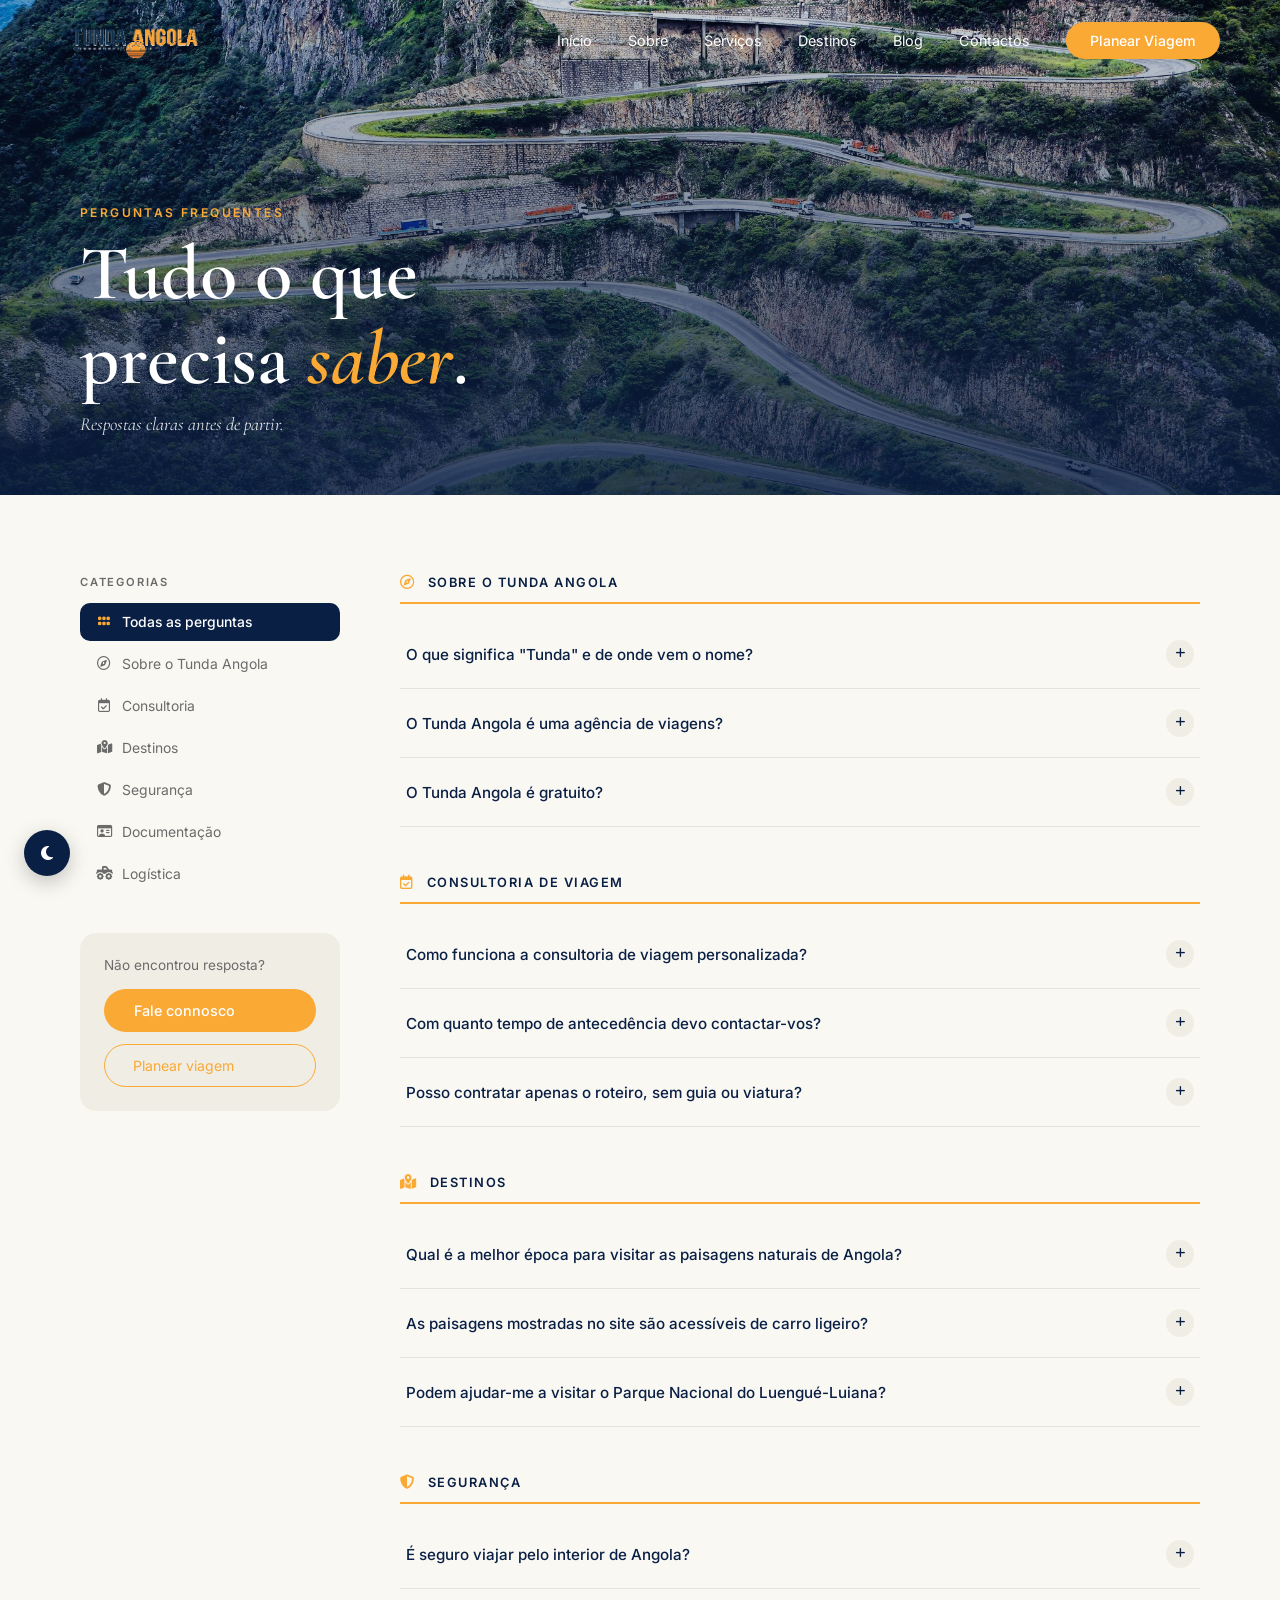
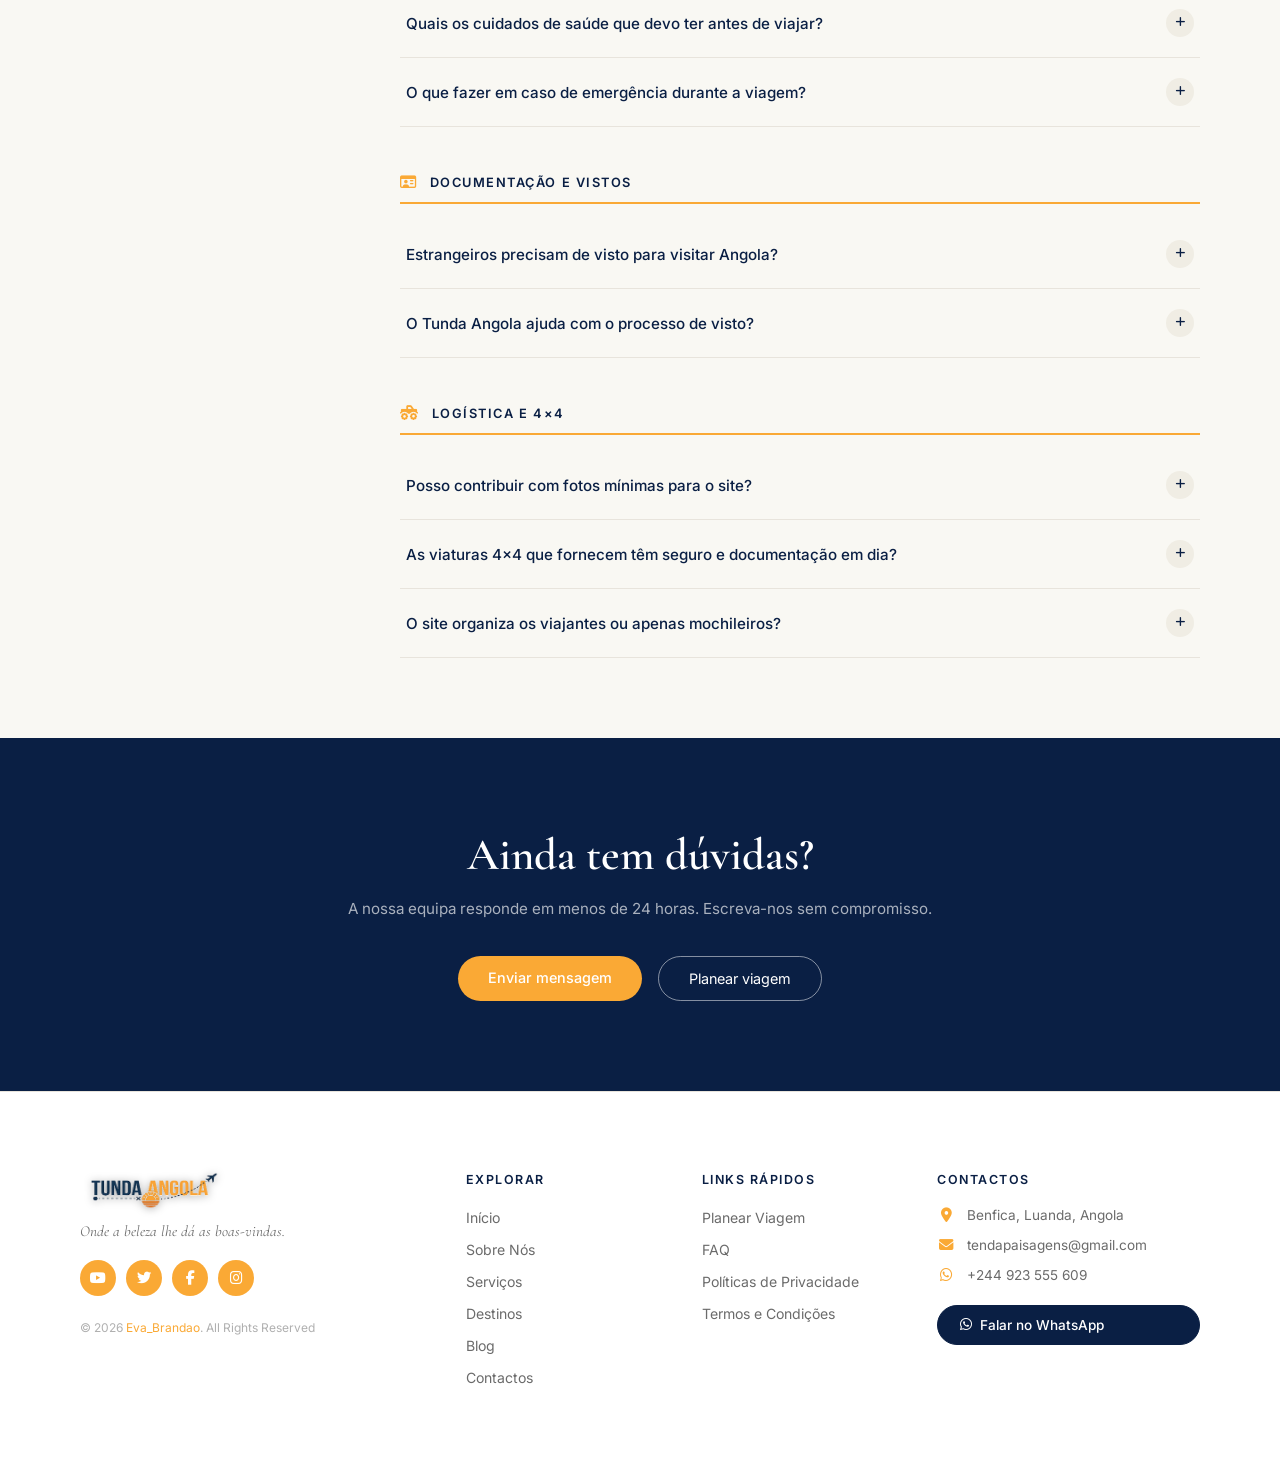
<file: html/faq.html>
<!DOCTYPE html>
<html lang="pt">
<head>
    <!-- Google tag (gtag.js) -->
    <script async src="https://www.googletagmanager.com/gtag/js?id=G-SDPMEQZ1RC"></script>
    <script>
      window.dataLayer = window.dataLayer || [];
      function gtag(){dataLayer.push(arguments);}
      gtag('js', new Date());

      gtag('config', 'G-SDPMEQZ1RC');
    </script>
    <meta charset="UTF-8">
    <meta name="viewport" content="width=device-width, initial-scale=1.0">
    <title>FAQ — Tunda Angola</title>
    <meta name="description" content="Perguntas frequentes sobre turismo em Angola: melhor época, vistos, segurança, consultoria de viagem e como funciona o Tunda Angola.">
    <link rel="stylesheet" href="../css/faq.css">
    <link rel="stylesheet" href="https://cdnjs.cloudflare.com/ajax/libs/font-awesome/6.4.2/css/all.min.css">
    <link rel="preconnect" href="https://fonts.googleapis.com">
    <link href="https://fonts.googleapis.com/css2?family=Cormorant+Garamond:ital,wght@0,400;0,600;1,400&family=Inter:wght@300;400;500;600&display=swap" rel="stylesheet">
    <link rel="stylesheet" href="../css/global.css">
</head>
<body>

    <nav class="nav" id="nav">
        <a href="../index.html" class="nav__logo">
            <img src="../media/logo.png" alt="Tunda Angola">
        </a>
        <ul class="nav__links">
            <li><a href="../index.html" class="nav__link">Início</a></li>
            <li><a href="sobreNos.html" class="nav__link">Sobre</a></li>
            <li><a href="servicos.html" class="nav__link">Serviços</a></li>
            <li><a href="destinos.html" class="nav__link">Destinos</a></li>
            <li><a href="blog.html" class="nav__link">Blog</a></li>
            <li><a href="contactos.html" class="nav__link">Contactos</a></li>
            <li><a href="planeiaViagem.html" class="nav__cta">Planear Viagem</a></li>
        </ul>
        <button class="nav__burger" id="burger" aria-label="Menu">
            <span></span><span></span><span></span>
        </button>
    </nav>
    <div class="mobile-menu" id="mobileMenu">
        <ul>
            <li><a href="../index.html">Início</a></li>
            <li><a href="sobreNos.html">Sobre</a></li>
            <li><a href="servicos.html">Serviços</a></li>
            <li><a href="destinos.html">Destinos</a></li>
            <li><a href="blog.html">Blog</a></li>
            <li><a href="contactos.html">Contactos</a></li>
            <li><a href="planeiaViagem.html">Planear Viagem</a></li>
        </ul>
    </div>

    <!-- HERO -->
    <section class="page-hero">
        <div class="page-hero__bg">
            <img src="../media/Serra da Leba.jpg" alt="Serra da Leba" loading="eager">
            <div class="page-hero__overlay"></div>
        </div>
        <div class="page-hero__content">
            <span class="page-hero__eyebrow">Perguntas Frequentes</span>
            <h1 class="page-hero__title">Tudo o que<br>precisa <em>saber</em>.</h1>
            <p class="page-hero__sub">Respostas claras antes de partir.</p>
        </div>
    </section>

    <!-- FAQ PRINCIPAL -->
    <section class="faq-section">
        <div class="faq-section__inner">

            <!-- SIDEBAR -->
            <aside class="faq-sidebar">
                <p class="faq-sidebar__label">Categorias</p>
                <ul class="faq-cats">
                    <li><button class="cat-btn cat-btn--active" data-cat="all"><i class="fa-solid fa-grip"></i> Todas as perguntas</button></li>
                    <li><button class="cat-btn" data-cat="tunda"><i class="fa-regular fa-compass"></i> Sobre o Tunda Angola</button></li>
                    <li><button class="cat-btn" data-cat="consultoria"><i class="fa-regular fa-calendar-check"></i> Consultoria</button></li>
                    <li><button class="cat-btn" data-cat="destinos"><i class="fa-solid fa-map-location-dot"></i> Destinos</button></li>
                    <li><button class="cat-btn" data-cat="seguranca"><i class="fa-solid fa-shield-halved"></i> Segurança</button></li>
                    <li><button class="cat-btn" data-cat="documentacao"><i class="fa-regular fa-id-card"></i> Documentação</button></li>
                    <li><button class="cat-btn" data-cat="logistica"><i class="fa-solid fa-truck-monster"></i> Logística</button></li>
                </ul>

                <div class="faq-sidebar__cta">
                    <p>Não encontrou resposta?</p>
                    <a href="contactos.html" class="btn-primary">Fale connosco</a>
                    <a href="planeiaViagem.html" class="btn-outline">Planear viagem</a>
                </div>
            </aside>

            <!-- ACCORDION -->
            <div class="faq-content">

                <!-- TUNDA ANGOLA -->
                <div class="faq-group" data-cat="tunda">
                    <h2 class="faq-group__title"><i class="fa-regular fa-compass"></i> Sobre o Tunda Angola</h2>

                    <details class="faq-item">
                        <summary>O que significa "Tunda" e de onde vem o nome?
                            <span class="faq-icon"><i class="fa-solid fa-plus"></i></span>
                        </summary>
                        <div class="faq-answer">
                            <p>"Tunda" é uma palavra da língua Kikongo, falada principalmente no norte de Angola e no Congo. Significa <strong>"Apareça"</strong> ou <strong>"Seja Bem-vindo"</strong> — é um convite. O nome reflecte exactamente a missão do projecto: convidar mais pessoas a descobrir Angola, a aparecer neste país extraordinário que o mundo ainda conhece pouco.</p>
                        </div>
                    </details>

                    <details class="faq-item">
                        <summary>O Tunda Angola é uma agência de viagens?
                            <span class="faq-icon"><i class="fa-solid fa-plus"></i></span>
                        </summary>
                        <div class="faq-answer">
                            <p>Somos uma plataforma de <strong>consultoria de viagem personalizada</strong> focada exclusivamente em Angola. Não vendemos pacotes fechados nem bilhetes de avião — o que fazemos é criar roteiros à medida, recomendar destinos verificados e fornecer suporte logístico em terra (guias e 4×4). Trabalhamos em parceria com operadores locais de confiança.</p>
                        </div>
                    </details>

                    <details class="faq-item">
                        <summary>O Tunda Angola é gratuito?
                            <span class="faq-icon"><i class="fa-solid fa-plus"></i></span>
                        </summary>
                        <div class="faq-answer">
                            <p>O conteúdo do blog, guias de destinos e informação geral são <strong>totalmente gratuitos</strong>. A consultoria personalizada — que inclui criação de roteiros, sessão de briefing e acompanhamento durante a viagem — é um serviço pago. O orçamento é apresentado após a primeira sessão, sem compromisso de contratação.</p>
                        </div>
                    </details>
                </div>

                <!-- CONSULTORIA -->
                <div class="faq-group" data-cat="consultoria">
                    <h2 class="faq-group__title"><i class="fa-regular fa-calendar-check"></i> Consultoria de Viagem</h2>

                    <details class="faq-item">
                        <summary>Como funciona a consultoria de viagem personalizada?
                            <span class="faq-icon"><i class="fa-solid fa-plus"></i></span>
                        </summary>
                        <div class="faq-answer">
                            <p>O processo tem 4 etapas simples:</p>
                            <ol>
                                <li>Preenche o formulário de planeamento com as suas preferências e datas</li>
                                <li>Em 48 horas recebe uma proposta de roteiro personalizado com orçamento detalhado</li>
                                <li>Reunimos (presencial ou videochamada) para afinar os detalhes</li>
                                <li>Recebe a caderneta de viagem completa e a nossa linha de apoio activa durante toda a aventura</li>
                            </ol>
                        </div>
                    </details>

                    <details class="faq-item">
                        <summary>Com quanto tempo de antecedência devo contactar-vos?
                            <span class="faq-icon"><i class="fa-solid fa-plus"></i></span>
                        </summary>
                        <div class="faq-answer">
                            <p>Recomendamos pelo menos <strong>4 a 6 semanas</strong> de antecedência para viagens ao interior do país. Para viagens que incluam visto consular, o processo pode demorar 3 a 4 semanas. Para destinos mais simples perto de Luanda, 2 semanas podem ser suficientes.</p>
                        </div>
                    </details>

                    <details class="faq-item">
                        <summary>Posso contratar apenas o roteiro, sem guia ou viatura?
                            <span class="faq-icon"><i class="fa-solid fa-plus"></i></span>
                        </summary>
                        <div class="faq-answer">
                            <p>Sim. Os três pilares de serviço — consultoria, curadoria de destinos e suporte logístico — podem ser contratados de forma independente. Se já tem viatura e prefere viajar de forma autónoma, podemos fornecer apenas o roteiro detalhado com todas as informações necessárias.</p>
                        </div>
                    </details>
                </div>

                <!-- DESTINOS -->
                <div class="faq-group" data-cat="destinos">
                    <h2 class="faq-group__title"><i class="fa-solid fa-map-location-dot"></i> Destinos</h2>

                    <details class="faq-item">
                        <summary>Qual é a melhor época para visitar as paisagens naturais de Angola?
                            <span class="faq-icon"><i class="fa-solid fa-plus"></i></span>
                        </summary>
                        <div class="faq-answer">
                            <p>A melhor época é o <strong>Cacimbo</strong>, entre Maio e Setembro. O clima é mais fresco e seco, as estradas de terra batida estão mais acessíveis e a luz natural é ideal para fotografia. Destinos como a Serra da Leba, Fenda da Tundavala e as Quedas de Kalandula estão no seu melhor neste período.</p>
                        </div>
                    </details>

                    <details class="faq-item">
                        <summary>As paisagens mostradas no site são acessíveis de carro ligeiro?
                            <span class="faq-icon"><i class="fa-solid fa-plus"></i></span>
                        </summary>
                        <div class="faq-answer">
                            <p>Depende do destino. A Serra da Leba e a Fenda da Tundavala são <strong>acessíveis de carro ligeiro</strong> pela estrada nacional. As Quedas de Kalandula e destinos no interior profundo exigem <strong>viatura 4×4</strong>, especialmente na época das chuvas (Outubro a Abril). Informamos sempre o tipo de acesso no roteiro.</p>
                        </div>
                    </details>

                    <details class="faq-item">
                        <summary>Podem ajudar-me a visitar o Parque Nacional do Luengué-Luiana?
                            <span class="faq-icon"><i class="fa-solid fa-plus"></i></span>
                        </summary>
                        <div class="faq-answer">
                            <p>Sim, mas esta é uma das expedições que exige mais preparação. O Luengué-Luiana fica no extremo sul de Angola e requer 4×4, acampamento autossuficiente e autorização prévia. Organizamos expedições completas para este parque, normalmente com grupos de 4 a 10 pessoas.</p>
                        </div>
                    </details>
                </div>

                <!-- SEGURANÇA -->
                <div class="faq-group" data-cat="seguranca">
                    <h2 class="faq-group__title"><i class="fa-solid fa-shield-halved"></i> Segurança</h2>

                    <details class="faq-item">
                        <summary>É seguro viajar pelo interior de Angola?
                            <span class="faq-icon"><i class="fa-solid fa-plus"></i></span>
                        </summary>
                        <div class="faq-answer">
                            <p>Com preparação adequada, sim. As principais rotas turísticas estão estabilizadas e a criminalidade violenta contra turistas é rara. Os maiores riscos são de ordem prática: estradas degradadas, falta de postos de combustível em zonas remotas e ausência de cobertura de rede móvel. É exactamente por isso que trabalhamos com guias locais que conhecem o terreno.</p>
                        </div>
                    </details>

                    <details class="faq-item">
                        <summary>Quais os cuidados de saúde que devo ter antes de viajar?
                            <span class="faq-icon"><i class="fa-solid fa-plus"></i></span>
                        </summary>
                        <div class="faq-answer">
                            <p>Recomendamos consultar um médico de medicina de viagem com pelo menos 4 semanas de antecedência. As precauções habituais incluem: <strong>vacina contra a febre amarela</strong> (obrigatória para entrada em Angola), profilaxia contra a malária, vacinas de rotina actualizadas e seguro de saúde com cobertura de evacuação médica.</p>
                        </div>
                    </details>

                    <details class="faq-item">
                        <summary>O que fazer em caso de emergência durante a viagem?
                            <span class="faq-icon"><i class="fa-solid fa-plus"></i></span>
                        </summary>
                        <div class="faq-answer">
                            <p>Todos os clientes recebem na caderneta de viagem os <strong>contactos de emergência</strong> da nossa equipa local, número de emergência nacional (113 — polícia, 118 — bombeiros), contactos dos hospitais mais próximos de cada rota e o número da embaixada do seu país. Permanecemos contactáveis durante toda a viagem.</p>
                        </div>
                    </details>
                </div>

                <!-- DOCUMENTAÇÃO -->
                <div class="faq-group" data-cat="documentacao">
                    <h2 class="faq-group__title"><i class="fa-regular fa-id-card"></i> Documentação e Vistos</h2>

                    <details class="faq-item">
                        <summary>Estrangeiros precisam de visto para visitar Angola?
                            <span class="faq-icon"><i class="fa-solid fa-plus"></i></span>
                        </summary>
                        <div class="faq-answer">
                            <p>Sim, a maioria dos estrangeiros precisa de visto. Angola tem um sistema de <strong>e-visto</strong> disponível online para algumas nacionalidades. Para outras, o processo é feito na embaixada angolana no país de origem. Recomendamos iniciar o processo com pelo menos 30 dias de antecedência. Fornecemos orientação sobre os documentos necessários para cada caso.</p>
                        </div>
                    </details>

                    <details class="faq-item">
                        <summary>O Tunda Angola ajuda com o processo de visto?
                            <span class="faq-icon"><i class="fa-solid fa-plus"></i></span>
                        </summary>
                        <div class="faq-answer">
                            <p>Fornecemos <strong>orientação informativa</strong> sobre o processo e a documentação necessária (carta-convite, comprovativo de alojamento, etc). Não somos agência de vistos e não submetemos pedidos em nome dos clientes, mas acompanhamos o processo e respondemos às dúvidas ao longo do caminho.</p>
                        </div>
                    </details>
                </div>

                <!-- LOGÍSTICA -->
                <div class="faq-group" data-cat="logistica">
                    <h2 class="faq-group__title"><i class="fa-solid fa-truck-monster"></i> Logística e 4×4</h2>

                    <details class="faq-item">
                        <summary>Posso contribuir com fotos mínimas para o site?
                            <span class="faq-icon"><i class="fa-solid fa-plus"></i></span>
                        </summary>
                        <div class="faq-answer">
                            <p>Adoramos receber contribuições fotográficas dos viajantes que usam os nossos serviços! As fotografias partilhadas connosco podem aparecer no blog e na galeria do site, sempre com crédito ao autor. Entre em contacto pelo e-mail tendapaisagens@gmail.com com as suas fotografias.</p>
                        </div>
                    </details>

                    <details class="faq-item">
                        <summary>As viaturas 4×4 que fornecem têm seguro e documentação em dia?
                            <span class="faq-icon"><i class="fa-solid fa-plus"></i></span>
                        </summary>
                        <div class="faq-answer">
                            <p>Sim, todas as viaturas que disponibilizamos são <strong>documentadas, seguradas e inspecionadas</strong> antes de cada viagem. Trabalhamos apenas com parceiros locais de confiança cuja frota cumpre os requisitos legais angolanos e as nossas próprias normas de segurança.</p>
                        </div>
                    </details>

                    <details class="faq-item">
                        <summary>O site organiza os viajantes ou apenas mochileiros?
                            <span class="faq-icon"><i class="fa-solid fa-plus"></i></span>
                        </summary>
                        <div class="faq-answer">
                            <p>Organizamos viagens para <strong>todos os perfis</strong>: famílias, casais, grupos de amigos, fotógrafos profissionais, aventureiros experientes e viajantes de primeira vez. O serviço de consultoria adapta-se ao seu nível de conforto — desde expedições de campismo selvagem até roteiros com alojamento premium em lodges.</p>
                        </div>
                    </details>
                </div>

            </div><!-- /faq-content -->
        </div>
    </section>

    <!-- CTA -->
    <section class="cta-faq">
        <div class="cta-faq__inner">
            <h2>Ainda tem dúvidas?</h2>
            <p>A nossa equipa responde em menos de 24 horas. Escreva-nos sem compromisso.</p>
            <div class="cta-faq__btns">
                <a href="contactos.html" class="btn-primary">Enviar mensagem</a>
                <a href="planeiaViagem.html" class="btn-outline-light">Planear viagem</a>
            </div>
        </div>
    </section>

    <!-- FOOTER -->
    <footer class="rodape">
        <div class="rodape__marca">
            <img src="../media/logo.png" alt="Tunda Angola" class="rodape__logo">
            <p class="rodape__tagline">Onde a beleza lhe dá as boas-vindas.</p>
            <div class="rodape__redes">
                <a href="https://www.youtube.com/@TundaAngola" target="_blank" rel="noopener"><i class="fa-brands fa-youtube"></i></a>
                <a href="https://twitter.com/TundaAngola" target="_blank" rel="noopener"><i class="fa-brands fa-twitter"></i></a>
                <a href="https://www.facebook.com/TundaAngola" target="_blank" rel="noopener"><i class="fa-brands fa-facebook-f"></i></a>
                <a href="https://www.instagram.com/TundaAngola" target="_blank" rel="noopener"><i class="fa-brands fa-instagram"></i></a>
            </div>
            <p class="copyright">© 2026 <span>Eva_Brandao</span>. All Rights Reserved</p>
        </div>
        <div class="rodape__col">
            <h4>Explorar</h4>
            <ul>
                <li><a href="../index.html">Início</a></li>
                <li><a href="sobreNos.html">Sobre Nós</a></li>
                <li><a href="servicos.html">Serviços</a></li>
                <li><a href="destinos.html">Destinos</a></li>
                <li><a href="blog.html">Blog</a></li>
                <li><a href="contactos.html">Contactos</a></li>
            </ul>
        </div>
        <div class="rodape__col">
            <h4>Links Rápidos</h4>
            <ul>
                <li><a href="planeiaViagem.html">Planear Viagem</a></li>
                <li><a href="faq.html">FAQ</a></li>
                <li><a href="politicasPrivacidade.html">Políticas de Privacidade</a></li>
                <li><a href="termosCondicoes.html">Termos e Condições</a></li>
            </ul>
        </div>
        <div class="rodape__col rodape__contactos">
            <h4>Contactos</h4>
            <div class="contacto-item"><i class="fa-solid fa-location-dot"></i><p>Benfica, Luanda, Angola</p></div>
            <div class="contacto-item"><i class="fa-solid fa-envelope"></i><p>tendapaisagens@gmail.com</p></div>
            <div class="contacto-item"><i class="fa-brands fa-whatsapp"></i><p>+244 923 555 609</p></div>
            <a href="contactos.html" class="btn-whatsapp"><i class="fa-brands fa-whatsapp"></i> Falar no WhatsApp</a>
        </div>
    </footer>

    <script src="../javascript/global.js" defer></script>
    <script src="../javascript/faq.js" defer></script>
</body>
</html>
</file>
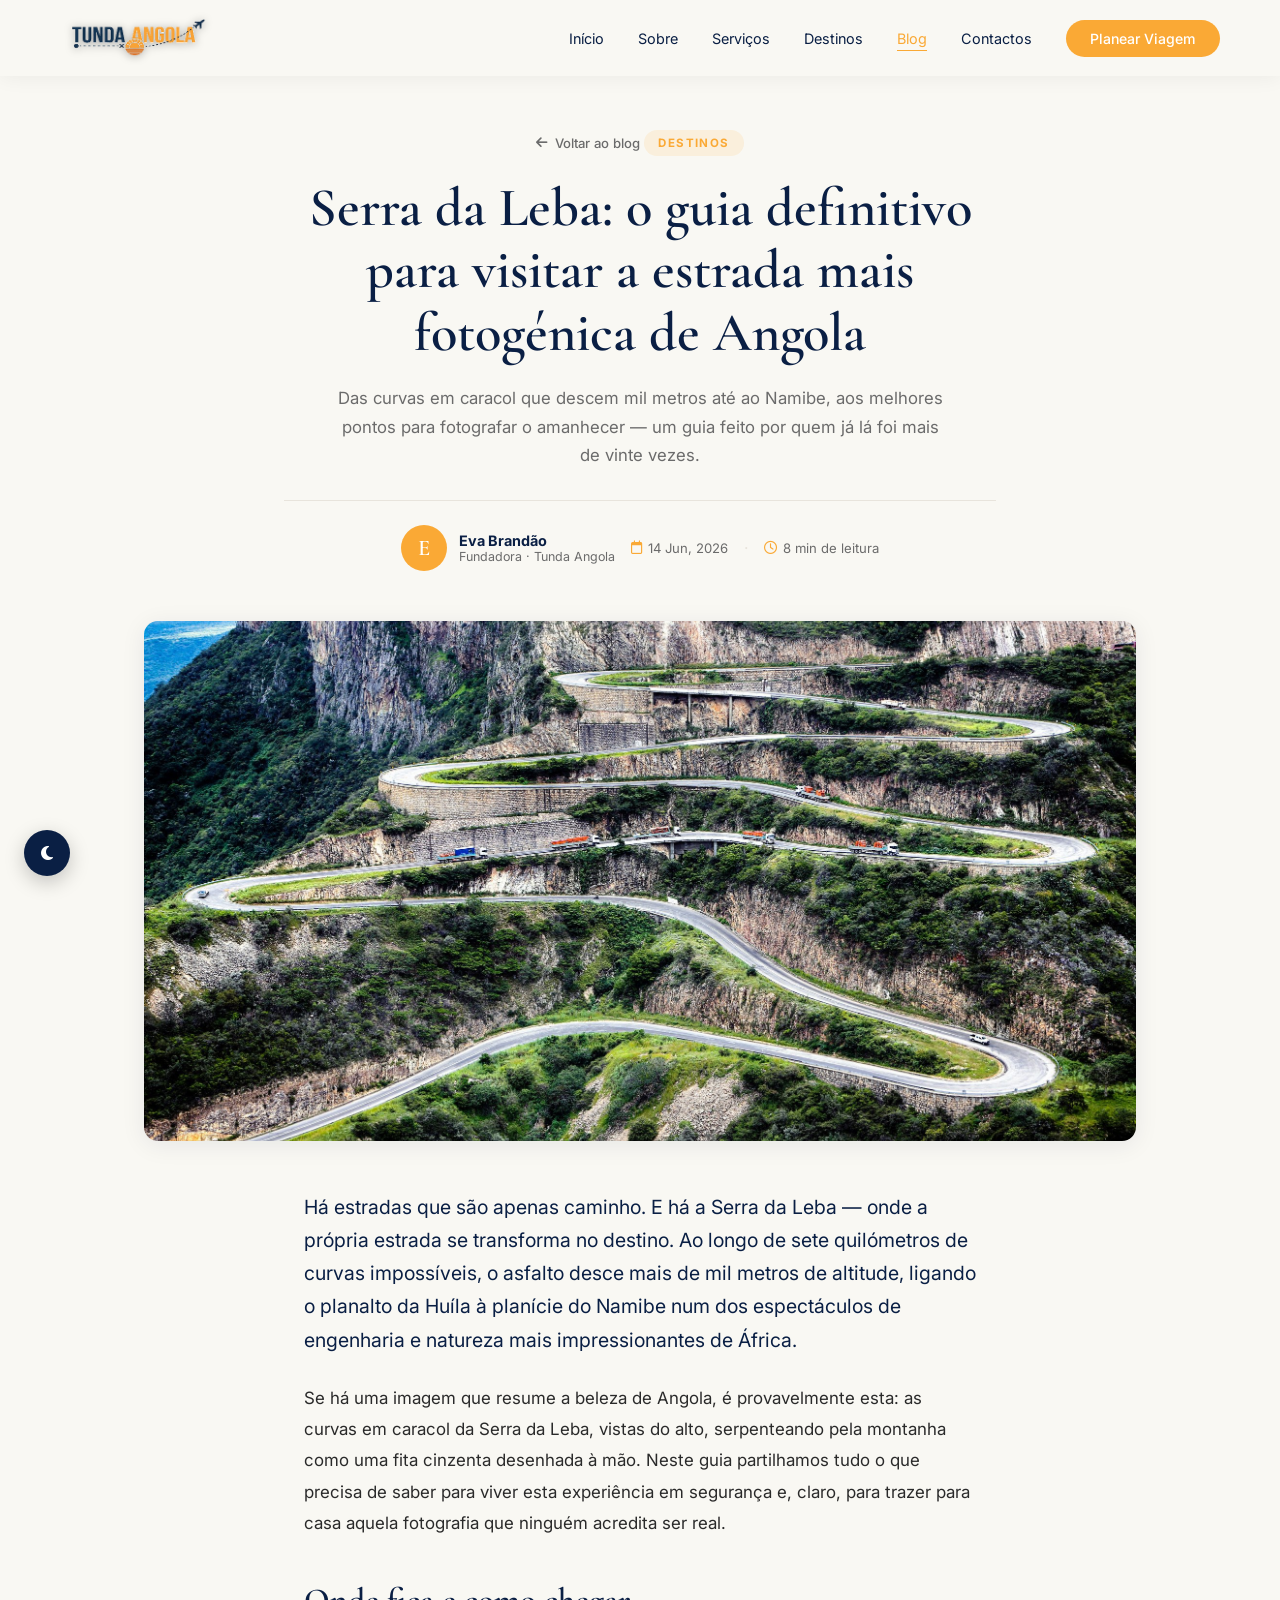
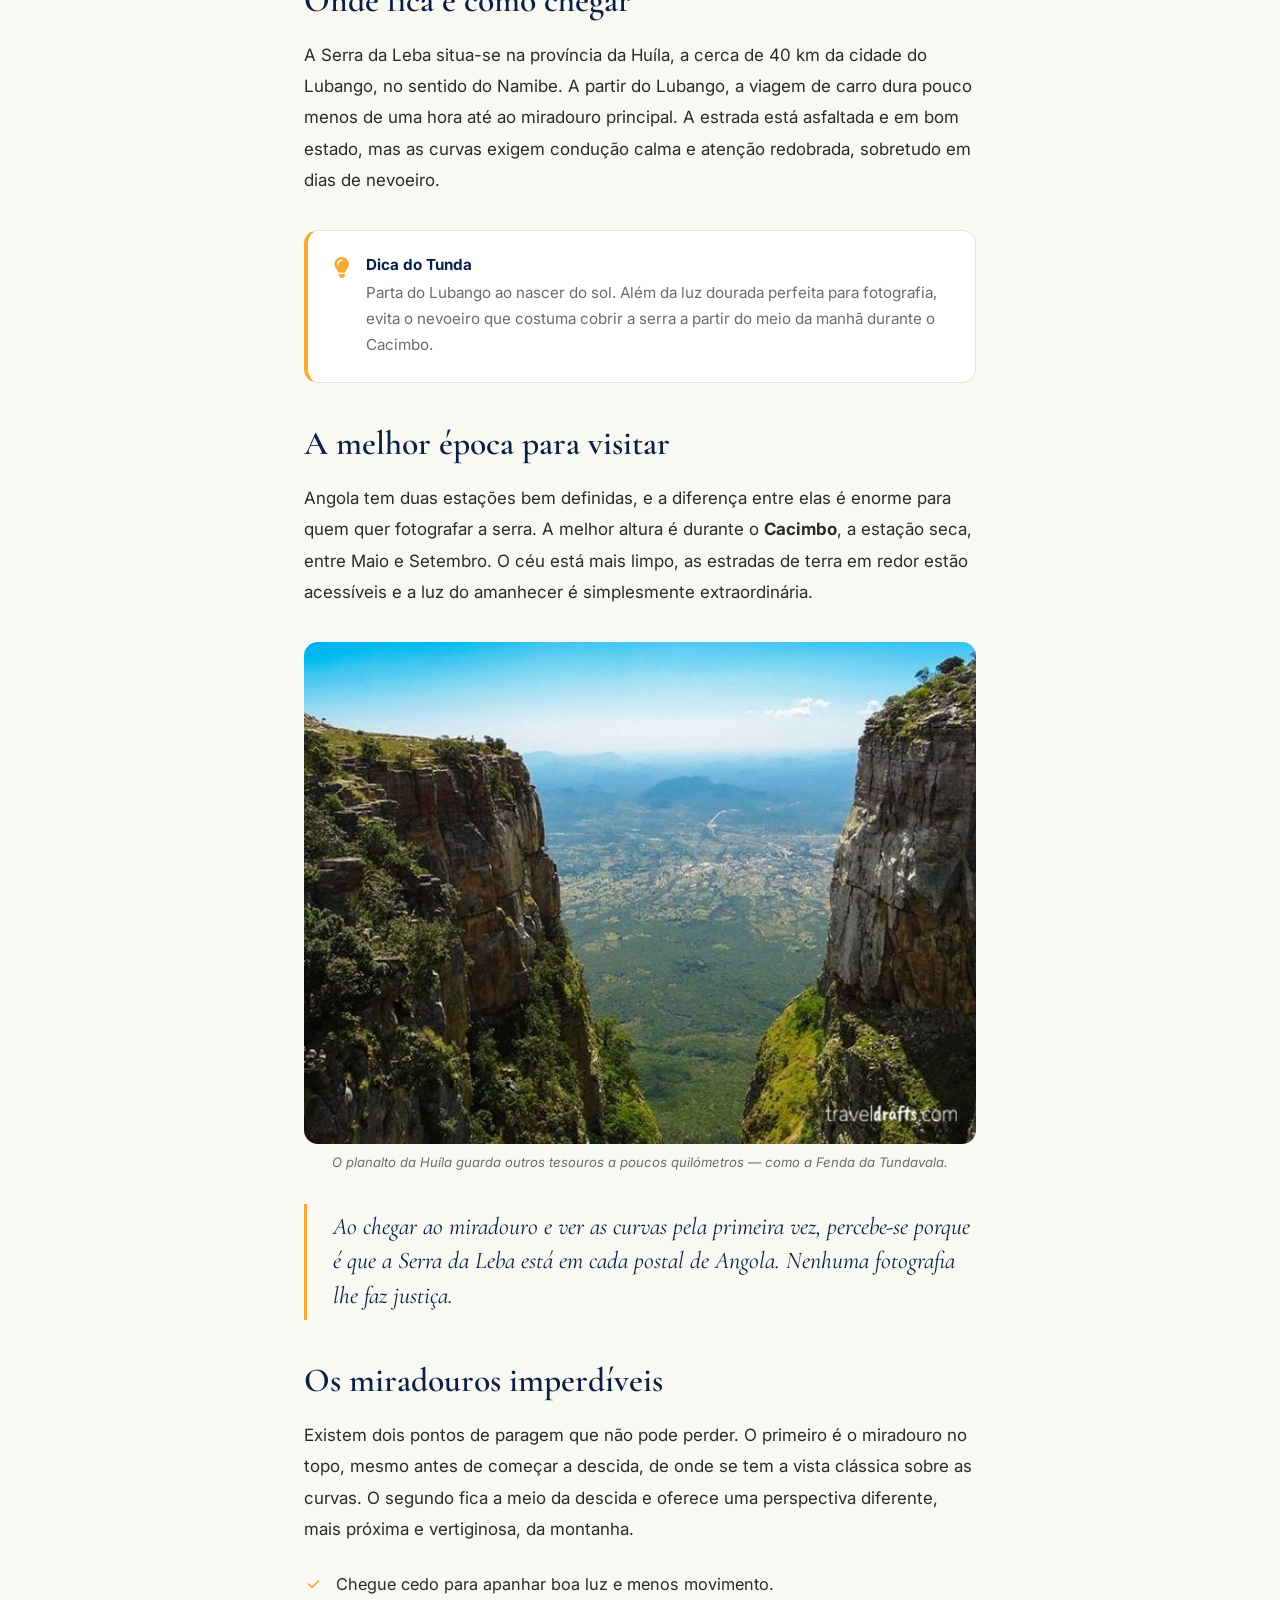
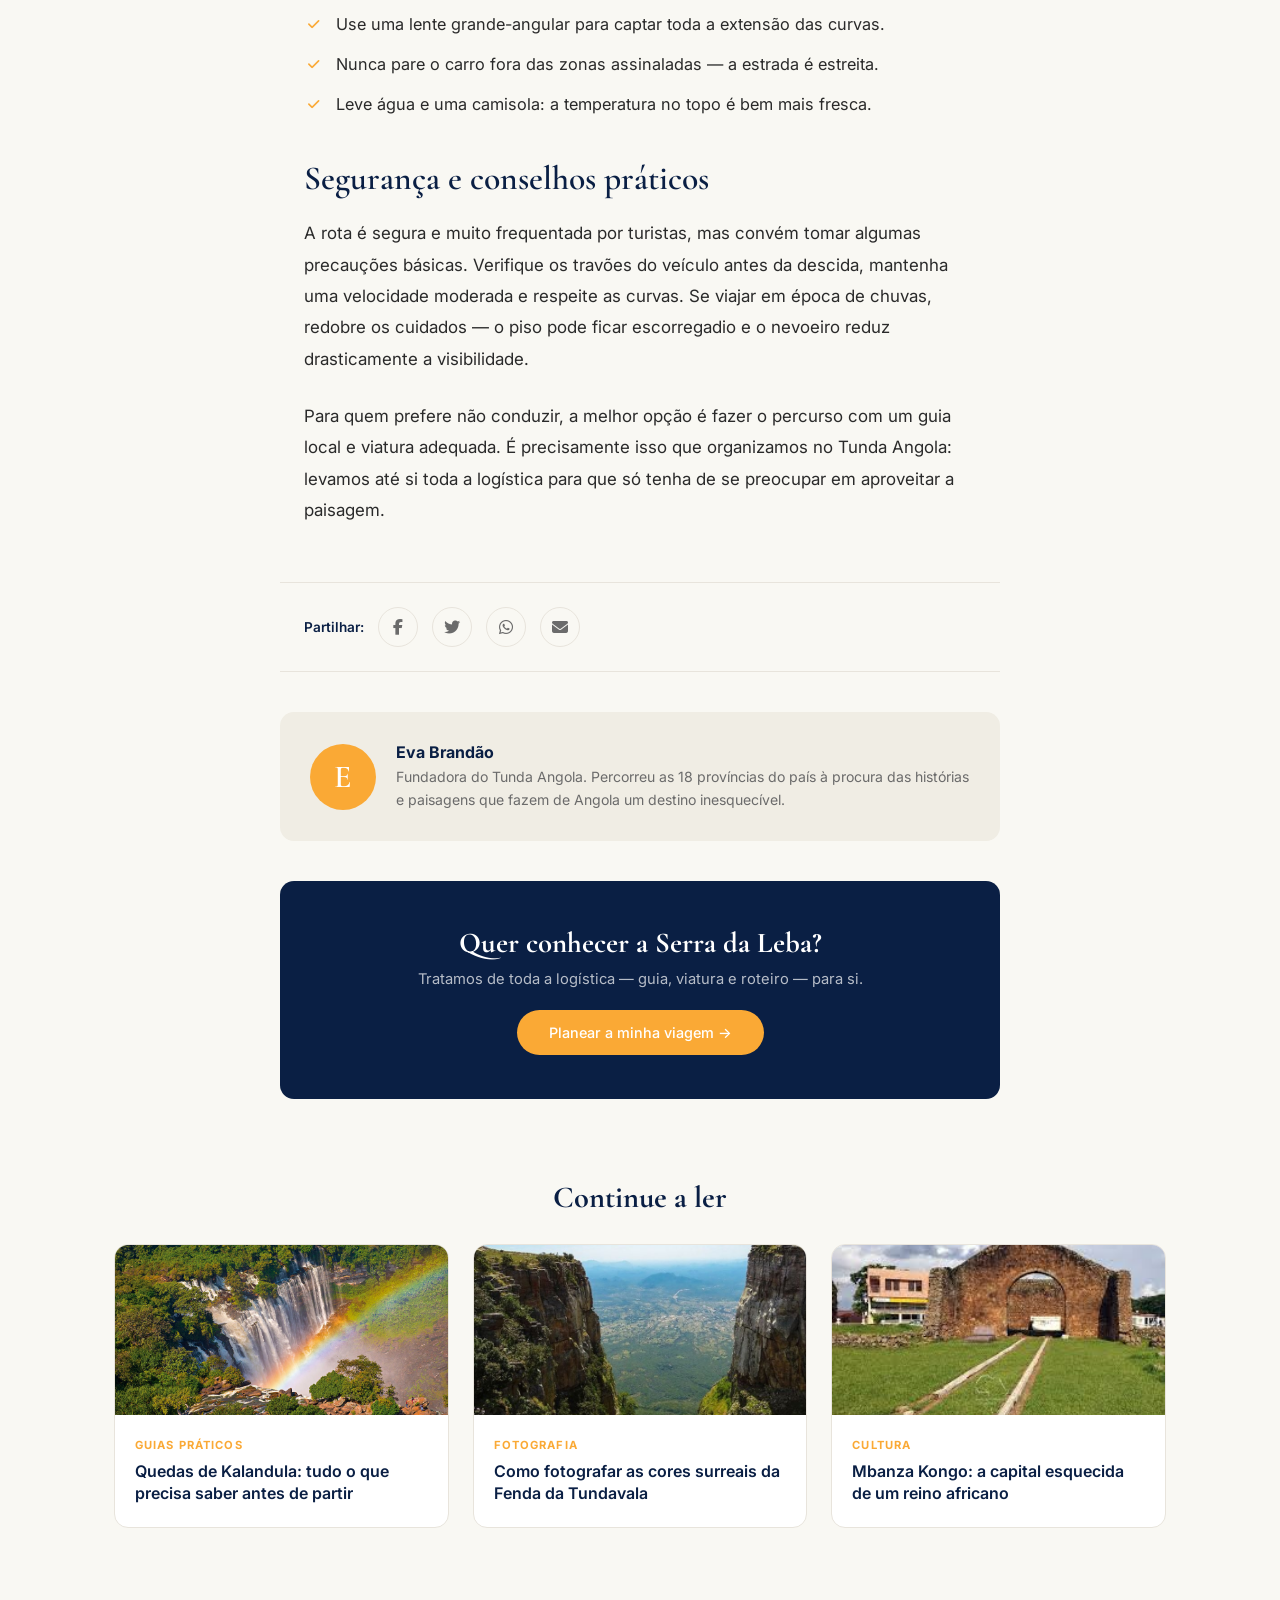
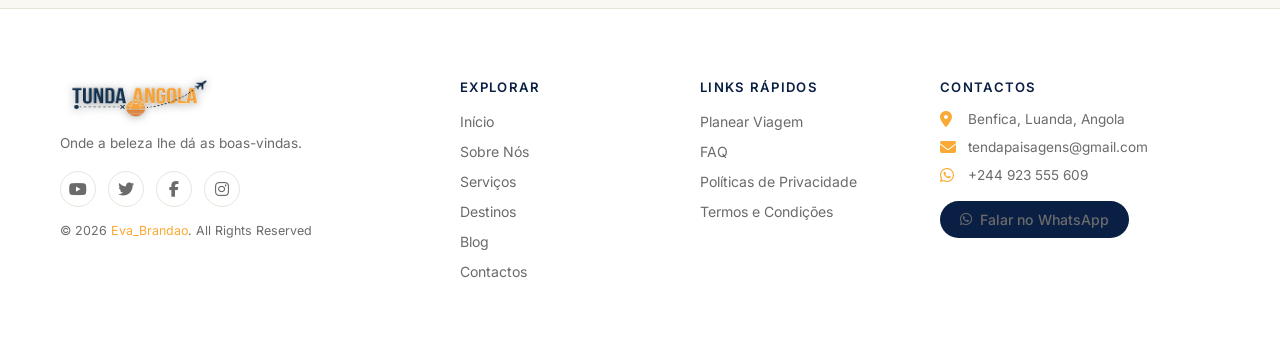
<file: html/ler-artigo.html>
<!DOCTYPE html>
<html lang="pt">
<head>
    <!-- Google tag (gtag.js) -->
    <script async src="https://www.googletagmanager.com/gtag/js?id=G-SDPMEQZ1RC"></script>
    <script>
      window.dataLayer = window.dataLayer || [];
      function gtag(){dataLayer.push(arguments);}
      gtag('js', new Date());

      gtag('config', 'G-SDPMEQZ1RC');
    </script>
    <meta charset="UTF-8">
    <meta name="viewport" content="width=device-width, initial-scale=1.0">
    <title>Serra da Leba: o guia definitivo — Tunda Angola</title>
    <meta name="description" content="Guia completo da Serra da Leba: como chegar, a melhor época, os miradouros imperdíveis e dicas de segurança para percorrer a estrada mais fotogénica de Angola.">
    <link rel="stylesheet" href="../css/ler-artigo.css">
    <link rel="stylesheet" href="https://cdnjs.cloudflare.com/ajax/libs/font-awesome/6.4.2/css/all.min.css">
    <link rel="preconnect" href="https://fonts.googleapis.com">
    <link href="https://fonts.googleapis.com/css2?family=Cormorant+Garamond:ital,wght@0,400;0,600;1,400&family=Inter:wght@300;400;500;600&display=swap" rel="stylesheet">
    <link rel="stylesheet" href="../css/global.css">
    <script src="../javascript/global.js" defer></script>
</head>
<body>

    <!-- NAV -->
    <nav class="nav" id="nav">
        <a href="../index.html" class="nav__logo"><img src="../media/logo.png" alt="Tunda Angola"></a>
        <ul class="nav__links">
            <li><a href="../index.html" class="nav__link">Início</a></li>
            <li><a href="sobreNos.html" class="nav__link">Sobre</a></li>
            <li><a href="servicos.html" class="nav__link">Serviços</a></li>
            <li><a href="destinos.html" class="nav__link">Destinos</a></li>
            <li><a href="blog.html" class="nav__link nav__link--active">Blog</a></li>
            <li><a href="contactos.html" class="nav__link">Contactos</a></li>
            <li><a href="planeiaViagem.html" class="nav__cta">Planear Viagem</a></li>
        </ul>
        <button class="nav__burger" id="burger" aria-label="Menu">
            <span></span><span></span><span></span>
        </button>
    </nav>

    <div class="mobile-menu" id="mobileMenu">
        <ul>
            <li><a href="../index.html">Início</a></li>
            <li><a href="sobreNos.html">Sobre</a></li>
            <li><a href="servicos.html">Serviços</a></li>
            <li><a href="destinos.html">Destinos</a></li>
            <li><a href="blog.html">Blog</a></li>
            <li><a href="contactos.html">Contactos</a></li>
            <li><a href="planeiaViagem.html">Planear Viagem</a></li>
        </ul>
    </div>

    <!-- CABEÇALHO DO ARTIGO -->
    <header class="artigo-topo">
        <a href="blog.html" class="artigo-voltar"><i class="fa-solid fa-arrow-left"></i> Voltar ao blog</a>
        <span class="artigo-tag">Destinos</span>
        <h1 class="artigo-titulo">Serra da Leba: o guia definitivo para visitar a estrada mais fotogénica de Angola</h1>
        <p class="artigo-sub">Das curvas em caracol que descem mil metros até ao Namibe, aos melhores pontos para fotografar o amanhecer — um guia feito por quem já lá foi mais de vinte vezes.</p>
        <div class="artigo-meta-bar">
            <div class="artigo-autor">
                <div class="artigo-autor__avatar">E</div>
                <div>
                    <strong>Eva Brandão</strong>
                    <span>Fundadora · Tunda Angola</span>
                </div>
            </div>
            <span class="artigo-meta-item"><i class="fa-regular fa-calendar"></i> 14 Jun, 2026</span>
            <span class="artigo-meta-sep">·</span>
            <span class="artigo-meta-item"><i class="fa-regular fa-clock"></i> 8 min de leitura</span>
        </div>
    </header>

    <!-- IMAGEM DE CAPA -->
    <div class="artigo-capa">
        <img src="../media/Serra da Leba.jpg" alt="A estrada em caracol da Serra da Leba, Huíla" loading="eager">
    </div>

    <!-- CORPO DO ARTIGO -->
    <article class="artigo-corpo">
        <p class="lead">Há estradas que são apenas caminho. E há a Serra da Leba — onde a própria estrada se transforma no destino. Ao longo de sete quilómetros de curvas impossíveis, o asfalto desce mais de mil metros de altitude, ligando o planalto da Huíla à planície do Namibe num dos espectáculos de engenharia e natureza mais impressionantes de África.</p>

        <p>Se há uma imagem que resume a beleza de Angola, é provavelmente esta: as curvas em caracol da Serra da Leba, vistas do alto, serpenteando pela montanha como uma fita cinzenta desenhada à mão. Neste guia partilhamos tudo o que precisa de saber para viver esta experiência em segurança e, claro, para trazer para casa aquela fotografia que ninguém acredita ser real.</p>

        <h2>Onde fica e como chegar</h2>
        <p>A Serra da Leba situa-se na província da Huíla, a cerca de 40 km da cidade do Lubango, no sentido do Namibe. A partir do Lubango, a viagem de carro dura pouco menos de uma hora até ao miradouro principal. A estrada está asfaltada e em bom estado, mas as curvas exigem condução calma e atenção redobrada, sobretudo em dias de nevoeiro.</p>

        <div class="artigo-dica">
            <i class="fa-solid fa-lightbulb"></i>
            <div>
                <strong>Dica do Tunda</strong>
                <p>Parta do Lubango ao nascer do sol. Além da luz dourada perfeita para fotografia, evita o nevoeiro que costuma cobrir a serra a partir do meio da manhã durante o Cacimbo.</p>
            </div>
        </div>

        <h2>A melhor época para visitar</h2>
        <p>Angola tem duas estações bem definidas, e a diferença entre elas é enorme para quem quer fotografar a serra. A melhor altura é durante o <strong>Cacimbo</strong>, a estação seca, entre Maio e Setembro. O céu está mais limpo, as estradas de terra em redor estão acessíveis e a luz do amanhecer é simplesmente extraordinária.</p>

        <figure>
            <img src="../media/fenda da tundavala.jpg" alt="Miradouro sobre o planalto da Huíla" class="artigo-inline" loading="lazy">
            <figcaption>O planalto da Huíla guarda outros tesouros a poucos quilómetros — como a Fenda da Tundavala.</figcaption>
        </figure>

        <blockquote>Ao chegar ao miradouro e ver as curvas pela primeira vez, percebe-se porque é que a Serra da Leba está em cada postal de Angola. Nenhuma fotografia lhe faz justiça.</blockquote>

        <h2>Os miradouros imperdíveis</h2>
        <p>Existem dois pontos de paragem que não pode perder. O primeiro é o miradouro no topo, mesmo antes de começar a descida, de onde se tem a vista clássica sobre as curvas. O segundo fica a meio da descida e oferece uma perspectiva diferente, mais próxima e vertiginosa, da montanha.</p>

        <ul>
            <li>Chegue cedo para apanhar boa luz e menos movimento.</li>
            <li>Use uma lente grande-angular para captar toda a extensão das curvas.</li>
            <li>Nunca pare o carro fora das zonas assinaladas — a estrada é estreita.</li>
            <li>Leve água e uma camisola: a temperatura no topo é bem mais fresca.</li>
        </ul>

        <h2>Segurança e conselhos práticos</h2>
        <p>A rota é segura e muito frequentada por turistas, mas convém tomar algumas precauções básicas. Verifique os travões do veículo antes da descida, mantenha uma velocidade moderada e respeite as curvas. Se viajar em época de chuvas, redobre os cuidados — o piso pode ficar escorregadio e o nevoeiro reduz drasticamente a visibilidade.</p>
        <p>Para quem prefere não conduzir, a melhor opção é fazer o percurso com um guia local e viatura adequada. É precisamente isso que organizamos no Tunda Angola: levamos até si toda a logística para que só tenha de se preocupar em aproveitar a paisagem.</p>
    </article>

    <!-- PARTILHAR -->
    <div class="artigo-partilhar">
        <span>Partilhar:</span>
        <a href="https://facebook.com/" target="_blank" rel="noopener" aria-label="Partilhar no Facebook"><i class="fa-brands fa-facebook-f"></i></a>
        <a href="https://twitter.com/intent/tweet" target="_blank" rel="noopener" aria-label="Partilhar no Twitter"><i class="fa-brands fa-twitter"></i></a>
        <a href="https://wa.me/?text=Serra%20da%20Leba%20—%20guia%20Tunda%20Angola" target="_blank" rel="noopener" aria-label="Partilhar no WhatsApp"><i class="fa-brands fa-whatsapp"></i></a>
        <a href="mailto:?subject=Serra%20da%20Leba" aria-label="Partilhar por email"><i class="fa-solid fa-envelope"></i></a>
    </div>

    <!-- BIO -->
    <div class="artigo-bio">
        <div class="artigo-bio__avatar">E</div>
        <div>
            <strong>Eva Brandão</strong>
            <p>Fundadora do Tunda Angola. Percorreu as 18 províncias do país à procura das histórias e paisagens que fazem de Angola um destino inesquecível.</p>
        </div>
    </div>

    <!-- CTA -->
    <section class="artigo-cta">
        <h2>Quer conhecer a Serra da Leba?</h2>
        <p>Tratamos de toda a logística — guia, viatura e roteiro — para si.</p>
        <a href="planeiaViagem.html" class="btn-primary">Planear a minha viagem →</a>
    </section>

    <!-- RELACIONADOS -->
    <section class="relacionados">
        <h2 class="relacionados__titulo">Continue a ler</h2>
        <div class="relacionados__grid">
            <a href="ler-artigo.html" class="rel-card">
                <img src="../media/1.jpg" alt="Quedas de Kalandula" loading="lazy">
                <div class="rel-card__body">
                    <span class="rel-card__tag">Guias Práticos</span>
                    <h3>Quedas de Kalandula: tudo o que precisa saber antes de partir</h3>
                </div>
            </a>
            <a href="ler-artigo.html" class="rel-card">
                <img src="../media/fenda da tundavala.jpg" alt="Fenda da Tundavala" loading="lazy">
                <div class="rel-card__body">
                    <span class="rel-card__tag">Fotografia</span>
                    <h3>Como fotografar as cores surreais da Fenda da Tundavala</h3>
                </div>
            </a>
            <a href="ler-artigo.html" class="rel-card">
                <img src="../media/Mbanza Kongo.jpeg" alt="Mbanza Kongo" loading="lazy">
                <div class="rel-card__body">
                    <span class="rel-card__tag">Cultura</span>
                    <h3>Mbanza Kongo: a capital esquecida de um reino africano</h3>
                </div>
            </a>
        </div>
    </section>

    <!-- FOOTER -->
    <footer class="rodape">
        <div class="rodape__marca">
            <img src="../media/logo.png" alt="Tunda Angola" class="rodape__logo">
            <p class="rodape__tagline">Onde a beleza lhe dá as boas-vindas.</p>
            <div class="rodape__redes">
                <a href="https://youtube.com/" target="_blank" rel="noopener" aria-label="YouTube"><i class="fa-brands fa-youtube"></i></a>
                <a href="https://twitter.com/" target="_blank" rel="noopener" aria-label="Twitter"><i class="fa-brands fa-twitter"></i></a>
                <a href="https://facebook.com/" target="_blank" rel="noopener" aria-label="Facebook"><i class="fa-brands fa-facebook-f"></i></a>
                <a href="https://instagram.com/" target="_blank" rel="noopener" aria-label="Instagram"><i class="fa-brands fa-instagram"></i></a>
            </div>
            <p class="copyright">© 2026 <span>Eva_Brandao</span>. All Rights Reserved</p>
        </div>
        <div class="rodape__col">
            <h4>Explorar</h4>
            <ul>
                <li><a href="../index.html">Início</a></li>
                <li><a href="sobreNos.html">Sobre Nós</a></li>
                <li><a href="servicos.html">Serviços</a></li>
                <li><a href="destinos.html">Destinos</a></li>
                <li><a href="blog.html">Blog</a></li>
                <li><a href="contactos.html">Contactos</a></li>
            </ul>
        </div>
        <div class="rodape__col">
            <h4>Links Rápidos</h4>
            <ul>
                <li><a href="planeiaViagem.html">Planear Viagem</a></li>
                <li><a href="faq.html">FAQ</a></li>
                <li><a href="politicasPrivacidade.html">Políticas de Privacidade</a></li>
                <li><a href="termosCondicoes.html">Termos e Condições</a></li>
            </ul>
        </div>
        <div class="rodape__col rodape__contactos">
            <h4>Contactos</h4>
            <div class="contacto-item"><i class="fa-solid fa-location-dot"></i><p>Benfica, Luanda, Angola</p></div>
            <div class="contacto-item"><i class="fa-solid fa-envelope"></i><p>tendapaisagens@gmail.com</p></div>
            <div class="contacto-item"><i class="fa-brands fa-whatsapp"></i><p>+244 923 555 609</p></div>
            <a href="contactos.html" class="btn-whatsapp"><i class="fa-brands fa-whatsapp"></i> Falar no WhatsApp</a>
        </div>
    </footer>

</body>
</html>
</file>
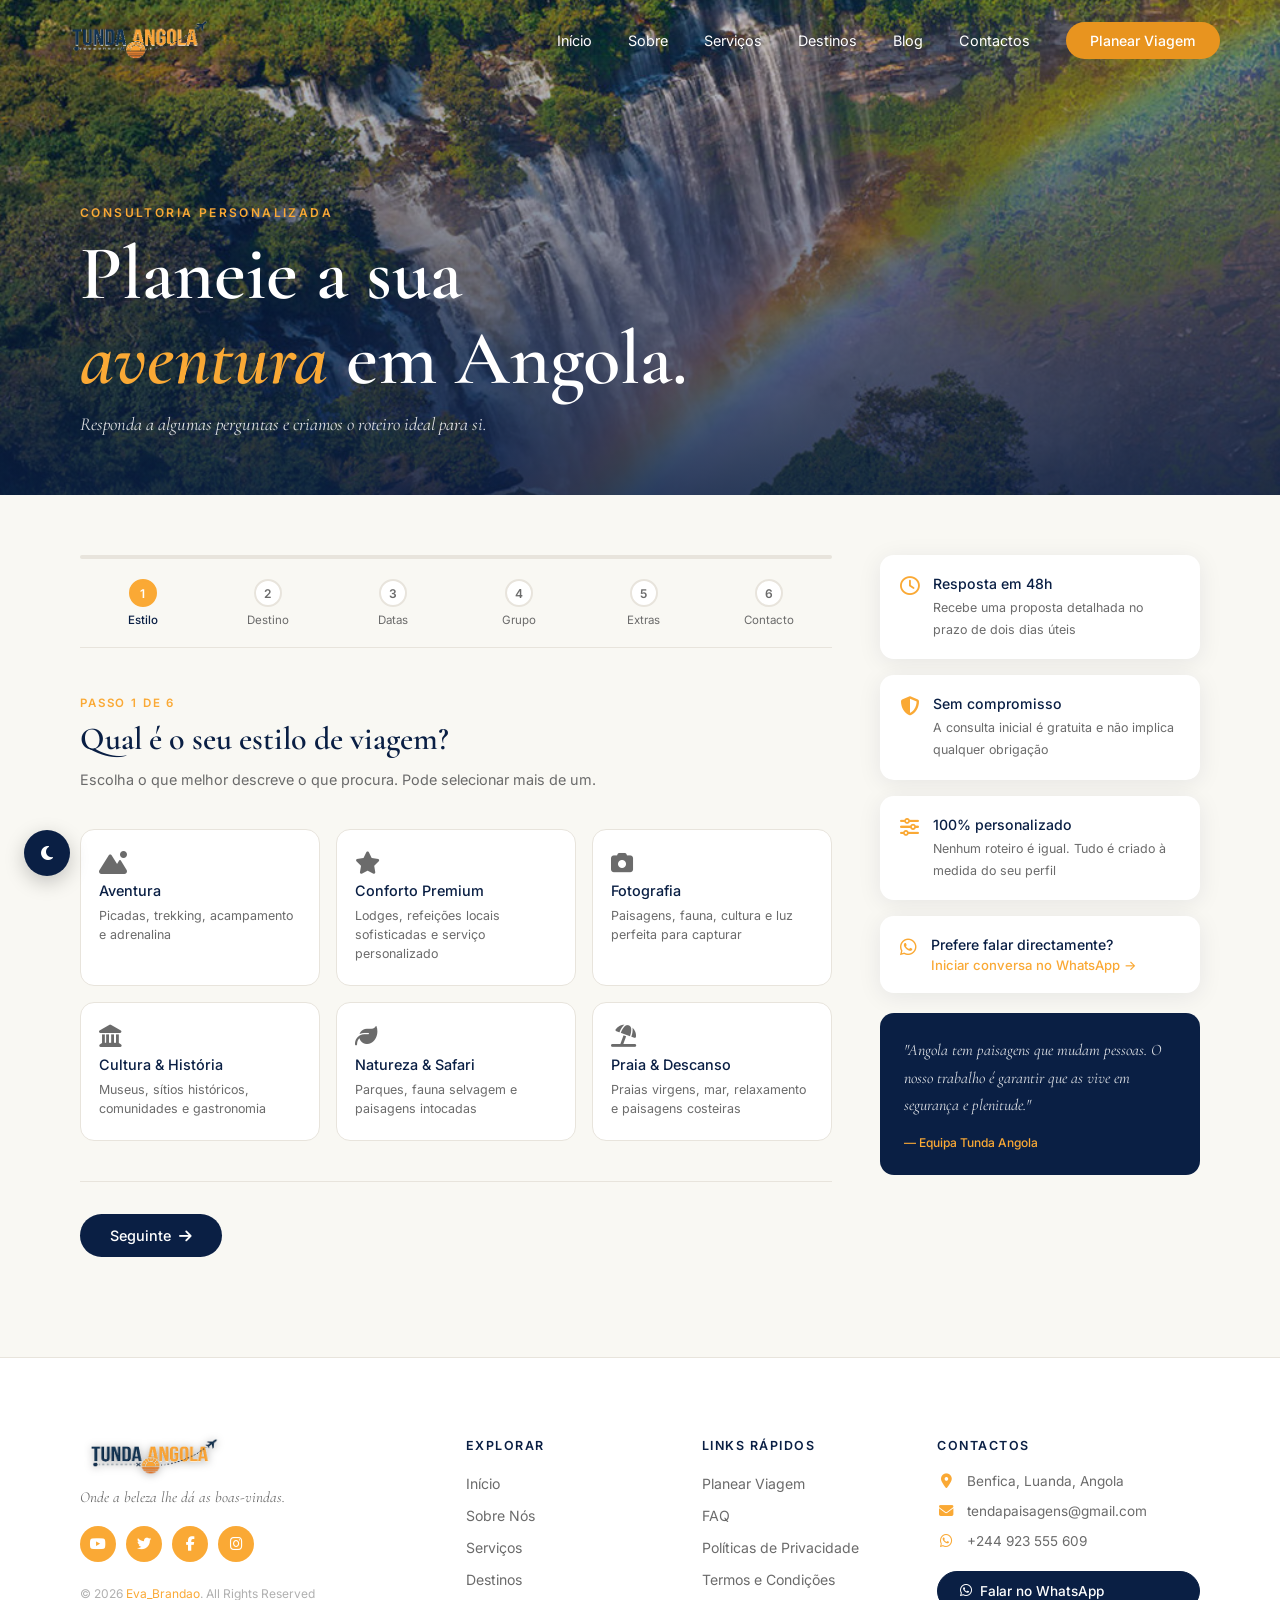
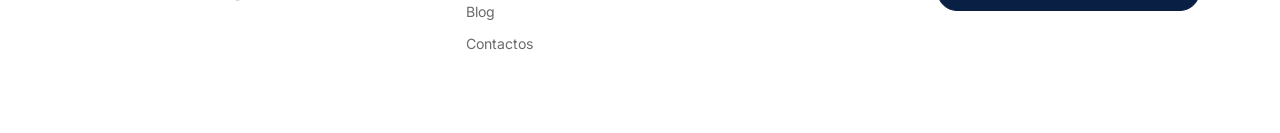
<file: html/planeiaViagem.html>
<!DOCTYPE html>
<html lang="pt">
<head>
    <!-- Google tag (gtag.js) -->
    <script async src="https://www.googletagmanager.com/gtag/js?id=G-SDPMEQZ1RC"></script>
    <script>
      window.dataLayer = window.dataLayer || [];
      function gtag(){dataLayer.push(arguments);}
      gtag('js', new Date());

      gtag('config', 'G-SDPMEQZ1RC');
    </script>
    <meta charset="UTF-8">
    <meta name="viewport" content="width=device-width, initial-scale=1.0">
    <title>Planear Viagem — Tunda Angola</title>
    <meta name="description" content="Planeie a sua viagem a Angola em poucos passos. Diga-nos o destino, as datas e o estilo de viagem — criamos um roteiro personalizado em 48 horas.">
    <link rel="stylesheet" href="../css/planeiaViagem.css">
    <link rel="stylesheet" href="https://cdnjs.cloudflare.com/ajax/libs/font-awesome/6.4.2/css/all.min.css">
    <link rel="preconnect" href="https://fonts.googleapis.com">
    <link href="https://fonts.googleapis.com/css2?family=Cormorant+Garamond:ital,wght@0,400;0,600;1,400&family=Inter:wght@300;400;500;600&display=swap" rel="stylesheet">
    <link rel="stylesheet" href="../css/global.css">
</head>
<body>

    <nav class="nav" id="nav">
        <a href="../index.html" class="nav__logo">
            <img src="../media/logo.png" alt="Tunda Angola">
        </a>
        <ul class="nav__links">
            <li><a href="../index.html" class="nav__link">Início</a></li>
            <li><a href="sobreNos.html" class="nav__link">Sobre</a></li>
            <li><a href="servicos.html" class="nav__link">Serviços</a></li>
            <li><a href="destinos.html" class="nav__link">Destinos</a></li>
            <li><a href="blog.html" class="nav__link">Blog</a></li>
            <li><a href="contactos.html" class="nav__link">Contactos</a></li>
            <li><a href="planeiaViagem.html" class="nav__cta nav__cta--active">Planear Viagem</a></li>
        </ul>
        <button class="nav__burger" id="burger" aria-label="Menu">
            <span></span><span></span><span></span>
        </button>
    </nav>
    <div class="mobile-menu" id="mobileMenu">
        <ul>
            <li><a href="../index.html">Início</a></li>
            <li><a href="sobreNos.html">Sobre</a></li>
            <li><a href="servicos.html">Serviços</a></li>
            <li><a href="destinos.html">Destinos</a></li>
            <li><a href="blog.html">Blog</a></li>
            <li><a href="contactos.html">Contactos</a></li>
            <li><a href="planeiaViagem.html">Planear Viagem</a></li>
        </ul>
    </div>

    <!-- HERO -->
    <section class="page-hero">
        <div class="page-hero__bg">
            <img src="../media/1.jpg" alt="Quedas de Kalandula" loading="eager">
            <div class="page-hero__overlay"></div>
        </div>
        <div class="page-hero__content">
            <span class="page-hero__eyebrow">Consultoria Personalizada</span>
            <h1 class="page-hero__title">Planeie a sua<br><em>aventura</em> em Angola.</h1>
            <p class="page-hero__sub">Responda a algumas perguntas e criamos o roteiro ideal para si.</p>
        </div>
    </section>

    <!-- FORMULÁRIO PASSO A PASSO -->
    <section class="planeador">
        <div class="planeador__inner">

            <!-- PROGRESS BAR -->
            <div class="progress-bar">
                <div class="progress-bar__fill" id="progressFill"></div>
            </div>
            <div class="progress-steps" id="progressSteps">
                <div class="p-step p-step--active" data-step="1"><span>1</span> Estilo</div>
                <div class="p-step" data-step="2"><span>2</span> Destino</div>
                <div class="p-step" data-step="3"><span>3</span> Datas</div>
                <div class="p-step" data-step="4"><span>4</span> Grupo</div>
                <div class="p-step" data-step="5"><span>5</span> Extras</div>
                <div class="p-step" data-step="6"><span>6</span> Contacto</div>
            </div>

            <form class="form" id="planForm" novalidate>

                <!-- PASSO 1 — ESTILO DE VIAGEM -->
                <div class="form-step active" data-step="1">
                    <div class="step-header">
                        <span class="step-num">Passo 1 de 6</span>
                        <h2>Qual é o seu estilo de viagem?</h2>
                        <p>Escolha o que melhor descreve o que procura. Pode selecionar mais de um.</p>
                    </div>
                    <div class="option-grid">
                        <label class="option-card">
                            <input type="checkbox" name="estilo" value="aventura">
                            <div class="option-card__inner">
                                <i class="fa-solid fa-mountain-sun"></i>
                                <strong>Aventura</strong>
                                <span>Picadas, trekking, acampamento e adrenalina</span>
                            </div>
                        </label>
                        <label class="option-card">
                            <input type="checkbox" name="estilo" value="conforto">
                            <div class="option-card__inner">
                                <i class="fa-solid fa-star"></i>
                                <strong>Conforto Premium</strong>
                                <span>Lodges, refeições locais sofisticadas e serviço personalizado</span>
                            </div>
                        </label>
                        <label class="option-card">
                            <input type="checkbox" name="estilo" value="fotografia">
                            <div class="option-card__inner">
                                <i class="fa-solid fa-camera"></i>
                                <strong>Fotografia</strong>
                                <span>Paisagens, fauna, cultura e luz perfeita para capturar</span>
                            </div>
                        </label>
                        <label class="option-card">
                            <input type="checkbox" name="estilo" value="cultura">
                            <div class="option-card__inner">
                                <i class="fa-solid fa-landmark"></i>
                                <strong>Cultura & História</strong>
                                <span>Museus, sítios históricos, comunidades e gastronomia</span>
                            </div>
                        </label>
                        <label class="option-card">
                            <input type="checkbox" name="estilo" value="natureza">
                            <div class="option-card__inner">
                                <i class="fa-solid fa-leaf"></i>
                                <strong>Natureza & Safari</strong>
                                <span>Parques, fauna selvagem e paisagens intocadas</span>
                            </div>
                        </label>
                        <label class="option-card">
                            <input type="checkbox" name="estilo" value="praia">
                            <div class="option-card__inner">
                                <i class="fa-solid fa-umbrella-beach"></i>
                                <strong>Praia & Descanso</strong>
                                <span>Praias virgens, mar, relaxamento e paisagens costeiras</span>
                            </div>
                        </label>
                    </div>
                </div>

                <!-- PASSO 2 — DESTINO -->
                <div class="form-step" data-step="2">
                    <div class="step-header">
                        <span class="step-num">Passo 2 de 6</span>
                        <h2>Tem algum destino em mente?</h2>
                        <p>Selecione um ou mais destinos que lhe interessam — ou deixe em branco e sugerimos nós.</p>
                    </div>
                    <div class="option-grid option-grid--dest">
                        <label class="option-card option-card--dest">
                            <input type="checkbox" name="destino" value="kalandula">
                            <div class="option-card__inner">
                                <div class="dest-thumb" style="background-image:url('../media/1.jpg')"></div>
                                <div class="dest-info">
                                    <strong>Quedas de Kalandula</strong>
                                    <span>Malanje · Natureza</span>
                                </div>
                            </div>
                        </label>
                        <label class="option-card option-card--dest">
                            <input type="checkbox" name="destino" value="leba">
                            <div class="option-card__inner">
                                <div class="dest-thumb" style="background-image:url('../media/Serra da Leba.jpg')"></div>
                                <div class="dest-info">
                                    <strong>Serra da Leba</strong>
                                    <span>Huíla · Aventura</span>
                                </div>
                            </div>
                        </label>
                        <label class="option-card option-card--dest">
                            <input type="checkbox" name="destino" value="tundavala">
                            <div class="option-card__inner">
                                <div class="dest-thumb" style="background-image:url('../media/fenda da tundavala.jpg')"></div>
                                <div class="dest-info">
                                    <strong>Fenda da Tundavala</strong>
                                    <span>Huíla · Aventura</span>
                                </div>
                            </div>
                        </label>
                        <label class="option-card option-card--dest">
                            <input type="checkbox" name="destino" value="namibe">
                            <div class="option-card__inner">
                                <div class="dest-thumb" style="background-image:url('../media/Rectangle 22 (1).png')"></div>
                                <div class="dest-info">
                                    <strong>Deserto do Namibe</strong>
                                    <span>Namibe · Natureza</span>
                                </div>
                            </div>
                        </label>
                        <label class="option-card option-card--dest">
                            <input type="checkbox" name="destino" value="cabLedo">
                            <div class="option-card__inner">
                                <div class="dest-thumb" style="background-image:url('../media/Cabo_Ledo_2.png')"></div>
                                <div class="dest-info">
                                    <strong>Cabo Ledo</strong>
                                    <span>Luanda · Praia</span>
                                </div>
                            </div>
                        </label>
                        <label class="option-card option-card--dest">
                            <input type="checkbox" name="destino" value="mbanza">
                            <div class="option-card__inner">
                                <div class="dest-thumb" style="background-image:url('../media/Mbanza Kongo.jpeg')"></div>
                                <div class="dest-info">
                                    <strong>Mbanza Kongo</strong>
                                    <span>Zaire · Cultura</span>
                                </div>
                            </div>
                        </label>
                    </div>
                    <label class="surprise-check">
                        <input type="checkbox" name="destino" value="surpresa">
                        <span><i class="fa-solid fa-wand-magic-sparkles"></i> Surpreenda-me — escolham vocês o melhor destino para o meu perfil</span>
                    </label>
                </div>

                <!-- PASSO 3 — DATAS -->
                <div class="form-step" data-step="3">
                    <div class="step-header">
                        <span class="step-num">Passo 3 de 6</span>
                        <h2>Quando pensa viajar?</h2>
                        <p>Indique as datas previstas ou o período do ano que prefere.</p>
                    </div>
                    <div class="dates-grid">
                        <div class="field-group">
                            <label>Data de partida</label>
                            <input type="date" name="partida" class="field-input">
                        </div>
                        <div class="field-group">
                            <label>Data de regresso</label>
                            <input type="date" name="regresso" class="field-input">
                        </div>
                    </div>
                    <p class="dates-or">Ou indique o período preferido:</p>
                    <div class="option-grid option-grid--sm">
                        <label class="option-card">
                            <input type="radio" name="periodo" value="cacimbo">
                            <div class="option-card__inner">
                                <i class="fa-solid fa-sun"></i>
                                <strong>Cacimbo</strong>
                                <span>Maio — Setembro (época seca, ideal)</span>
                            </div>
                        </label>
                        <label class="option-card">
                            <input type="radio" name="periodo" value="chuvas">
                            <div class="option-card__inner">
                                <i class="fa-solid fa-cloud-rain"></i>
                                <strong>Época das Chuvas</strong>
                                <span>Outubro — Abril (paisagens exuberantes)</span>
                            </div>
                        </label>
                        <label class="option-card">
                            <input type="radio" name="periodo" value="flexivel">
                            <div class="option-card__inner">
                                <i class="fa-regular fa-calendar"></i>
                                <strong>Flexível</strong>
                                <span>Qualquer época — orientem-me vós</span>
                            </div>
                        </label>
                    </div>
                </div>

                <!-- PASSO 4 — GRUPO -->
                <div class="form-step" data-step="4">
                    <div class="step-header">
                        <span class="step-num">Passo 4 de 6</span>
                        <h2>Quem viaja consigo?</h2>
                        <p>Selecione o perfil do seu grupo de viagem.</p>
                    </div>
                    <div class="option-grid option-grid--sm">
                        <label class="option-card">
                            <input type="radio" name="grupo" value="solo">
                            <div class="option-card__inner">
                                <i class="fa-solid fa-user"></i>
                                <strong>Viajo sozinho(a)</strong>
                                <span>Experiência individual e imersiva</span>
                            </div>
                        </label>
                        <label class="option-card">
                            <input type="radio" name="grupo" value="casal">
                            <div class="option-card__inner">
                                <i class="fa-solid fa-heart"></i>
                                <strong>Casal</strong>
                                <span>Dois viajantes, experiência romântica ou de aventura</span>
                            </div>
                        </label>
                        <label class="option-card">
                            <input type="radio" name="grupo" value="familia">
                            <div class="option-card__inner">
                                <i class="fa-solid fa-people-roof"></i>
                                <strong>Família</strong>
                                <span>Com crianças, foco em segurança e conforto</span>
                            </div>
                        </label>
                        <label class="option-card">
                            <input type="radio" name="grupo" value="amigos">
                            <div class="option-card__inner">
                                <i class="fa-solid fa-user-group"></i>
                                <strong>Grupo de Amigos</strong>
                                <span>3 a 10 pessoas, espírito de descoberta</span>
                            </div>
                        </label>
                    </div>
                    <div class="field-group" style="margin-top:32px; max-width:320px">
                        <label>Número total de pessoas</label>
                        <div class="counter">
                            <button type="button" class="counter__btn" id="btnMenos">−</button>
                            <span class="counter__val" id="contadorVal">2</span>
                            <button type="button" class="counter__btn" id="btnMais">+</button>
                            <input type="hidden" name="numPessoas" id="numPessoas" value="2">
                        </div>
                    </div>
                </div>

                <!-- PASSO 5 — EXTRAS -->
                <div class="form-step" data-step="5">
                    <div class="step-header">
                        <span class="step-num">Passo 5 de 6</span>
                        <h2>O que pretende incluir na viagem?</h2>
                        <p>Selecione os serviços adicionais que lhe interessam.</p>
                    </div>
                    <div class="option-grid">
                        <label class="option-card">
                            <input type="checkbox" name="extras" value="guia">
                            <div class="option-card__inner">
                                <i class="fa-solid fa-person-hiking"></i>
                                <strong>Guia Local</strong>
                                <span>Guia certificado com conhecimento do terreno e da cultura</span>
                            </div>
                        </label>
                        <label class="option-card">
                            <input type="checkbox" name="extras" value="4x4">
                            <div class="option-card__inner">
                                <i class="fa-solid fa-truck-monster"></i>
                                <strong>Viatura 4×4</strong>
                                <span>Para destinos de picada e terrenos difíceis</span>
                            </div>
                        </label>
                        <label class="option-card">
                            <input type="checkbox" name="extras" value="alojamento">
                            <div class="option-card__inner">
                                <i class="fa-solid fa-bed"></i>
                                <strong>Sugestões de Alojamento</strong>
                                <span>Seleção de lodges, pousadas e campismo verificados</span>
                            </div>
                        </label>
                        <label class="option-card">
                            <input type="checkbox" name="extras" value="visto">
                            <div class="option-card__inner">
                                <i class="fa-solid fa-passport"></i>
                                <strong>Apoio com Documentação</strong>
                                <span>Orientação sobre visto, seguro e requisitos de entrada</span>
                            </div>
                        </label>
                        <label class="option-card">
                            <input type="checkbox" name="extras" value="fotografia">
                            <div class="option-card__inner">
                                <i class="fa-solid fa-camera-retro"></i>
                                <strong>Guia de Fotografia</strong>
                                <span>Melhores ângulos, horas de luz e spots exclusivos</span>
                            </div>
                        </label>
                        <label class="option-card">
                            <input type="checkbox" name="extras" value="gastronomia">
                            <div class="option-card__inner">
                                <i class="fa-solid fa-utensils"></i>
                                <strong>Experiências Gastronómicas</strong>
                                <span>Restaurantes locais autênticos e mercados típicos</span>
                            </div>
                        </label>
                    </div>
                </div>

                <!-- PASSO 6 — CONTACTO -->
                <div class="form-step" data-step="6">
                    <div class="step-header">
                        <span class="step-num">Passo 6 de 6</span>
                        <h2>Como podemos contactá-lo(a)?</h2>
                        <p>Deixe os seus dados e respondemos em menos de 48 horas com uma proposta personalizada.</p>
                    </div>
                    <div class="contact-grid">
                        <div class="field-group">
                            <label>Nome completo <span class="req">*</span></label>
                            <input type="text" name="nome" class="field-input" placeholder="O seu nome" required>
                        </div>
                        <div class="field-group">
                            <label>E-mail <span class="req">*</span></label>
                            <input type="email" name="email" class="field-input" placeholder="email@exemplo.com" required>
                        </div>
                        <div class="field-group">
                            <label>Telefone / WhatsApp</label>
                            <input type="tel" name="telefone" class="field-input" placeholder="+244 9XX XXX XXX">
                        </div>
                        <div class="field-group">
                            <label>País de origem</label>
                            <input type="text" name="pais" class="field-input" placeholder="Ex: Portugal, Brasil, Angola...">
                        </div>
                        <div class="field-group field-group--full">
                            <label>Notas adicionais</label>
                            <textarea name="notas" class="field-input field-textarea" placeholder="Algo que devemos saber? Restrições alimentares, mobilidade reduzida, aniversários especiais..."></textarea>
                        </div>
                        <div class="field-group field-group--full">
                            <label class="check-label">
                                <input type="checkbox" name="consentimento" required>
                                <span>Aceito que os meus dados sejam usados para responder ao meu pedido de consultoria, de acordo com a <a href="politicasPrivacidade.html">Política de Privacidade</a>.</span>
                            </label>
                        </div>
                    </div>
                </div>

                <!-- NAVEGAÇÃO -->
                <div class="form-nav">
                    <button type="button" class="btn-prev" id="btnPrev">
                        <i class="fa-solid fa-arrow-left"></i> Anterior
                    </button>
                    <button type="button" class="btn-next" id="btnNext">
                        Seguinte <i class="fa-solid fa-arrow-right"></i>
                    </button>
                    <button type="submit" class="btn-submit" id="btnSubmit" style="display:none">
                        <i class="fa-solid fa-paper-plane"></i> Enviar pedido
                    </button>
                </div>

            </form>

            <!-- SUCESSO -->
            <div class="form-success" id="formSuccess" style="display:none">
                <div class="success-icon"><i class="fa-solid fa-check"></i></div>
                <h2>Pedido enviado com sucesso!</h2>
                <p>Recebemos a sua solicitação e entraremos em contacto em menos de 48 horas com uma proposta personalizada para a sua aventura em Angola.</p>
                <a href="../index.html" class="btn-primary">Voltar ao início</a>
            </div>

        </div>

        <!-- SIDEBAR INFO -->
        <aside class="planeador__aside">
            <div class="aside-card">
                <i class="fa-regular fa-clock"></i>
                <div>
                    <strong>Resposta em 48h</strong>
                    <span>Recebe uma proposta detalhada no prazo de dois dias úteis</span>
                </div>
            </div>
            <div class="aside-card">
                <i class="fa-solid fa-shield-halved"></i>
                <div>
                    <strong>Sem compromisso</strong>
                    <span>A consulta inicial é gratuita e não implica qualquer obrigação</span>
                </div>
            </div>
            <div class="aside-card">
                <i class="fa-solid fa-sliders"></i>
                <div>
                    <strong>100% personalizado</strong>
                    <span>Nenhum roteiro é igual. Tudo é criado à medida do seu perfil</span>
                </div>
            </div>
            <div class="aside-card">
                <i class="fa-brands fa-whatsapp"></i>
                <div>
                    <strong>Prefere falar directamente?</strong>
                    <a href="https://wa.me/244923555609" target="_blank" class="whatsapp-link">Iniciar conversa no WhatsApp →</a>
                </div>
            </div>
            <div class="aside-quote">
                <p>"Angola tem paisagens que mudam pessoas. O nosso trabalho é garantir que as vive em segurança e plenitude."</p>
                <span>— Equipa Tunda Angola</span>
            </div>
        </aside>
    </section>

    <!-- FOOTER -->
    <footer class="rodape">
        <div class="rodape__marca">
            <img src="../media/logo.png" alt="Tunda Angola" class="rodape__logo">
            <p class="rodape__tagline">Onde a beleza lhe dá as boas-vindas.</p>
            <div class="rodape__redes">
                <a href="https://www.youtube.com/@TundaAngola" target="_blank" rel="noopener"><i class="fa-brands fa-youtube"></i></a>
                <a href="https://twitter.com/TundaAngola" target="_blank" rel="noopener"><i class="fa-brands fa-twitter"></i></a>
                <a href="https://www.facebook.com/TundaAngola" target="_blank" rel="noopener"><i class="fa-brands fa-facebook-f"></i></a>
                <a href="https://www.instagram.com/TundaAngola" target="_blank" rel="noopener"><i class="fa-brands fa-instagram"></i></a>
            </div>
            <p class="copyright">© 2026 <span>Eva_Brandao</span>. All Rights Reserved</p>
        </div>
        <div class="rodape__col">
            <h4>Explorar</h4>
            <ul>
                <li><a href="../index.html">Início</a></li>
                <li><a href="sobreNos.html">Sobre Nós</a></li>
                <li><a href="servicos.html">Serviços</a></li>
                <li><a href="destinos.html">Destinos</a></li>
                <li><a href="blog.html">Blog</a></li>
                <li><a href="contactos.html">Contactos</a></li>
            </ul>
        </div>
        <div class="rodape__col">
            <h4>Links Rápidos</h4>
            <ul>
                <li><a href="planeiaViagem.html">Planear Viagem</a></li>
                <li><a href="faq.html">FAQ</a></li>
                <li><a href="politicasPrivacidade.html">Políticas de Privacidade</a></li>
                <li><a href="termosCondicoes.html">Termos e Condições</a></li>
            </ul>
        </div>
        <div class="rodape__col rodape__contactos">
            <h4>Contactos</h4>
            <div class="contacto-item"><i class="fa-solid fa-location-dot"></i><p>Benfica, Luanda, Angola</p></div>
            <div class="contacto-item"><i class="fa-solid fa-envelope"></i><p>tendapaisagens@gmail.com</p></div>
            <div class="contacto-item"><i class="fa-brands fa-whatsapp"></i><p>+244 923 555 609</p></div>
            <a href="contactos.html" class="btn-whatsapp"><i class="fa-brands fa-whatsapp"></i> Falar no WhatsApp</a>
        </div>
    </footer>

    <script src="../javascript/global.js" defer></script>
    <script src="../javascript/planeiaViagem.js" defer></script>
</body>
</html>
</file>
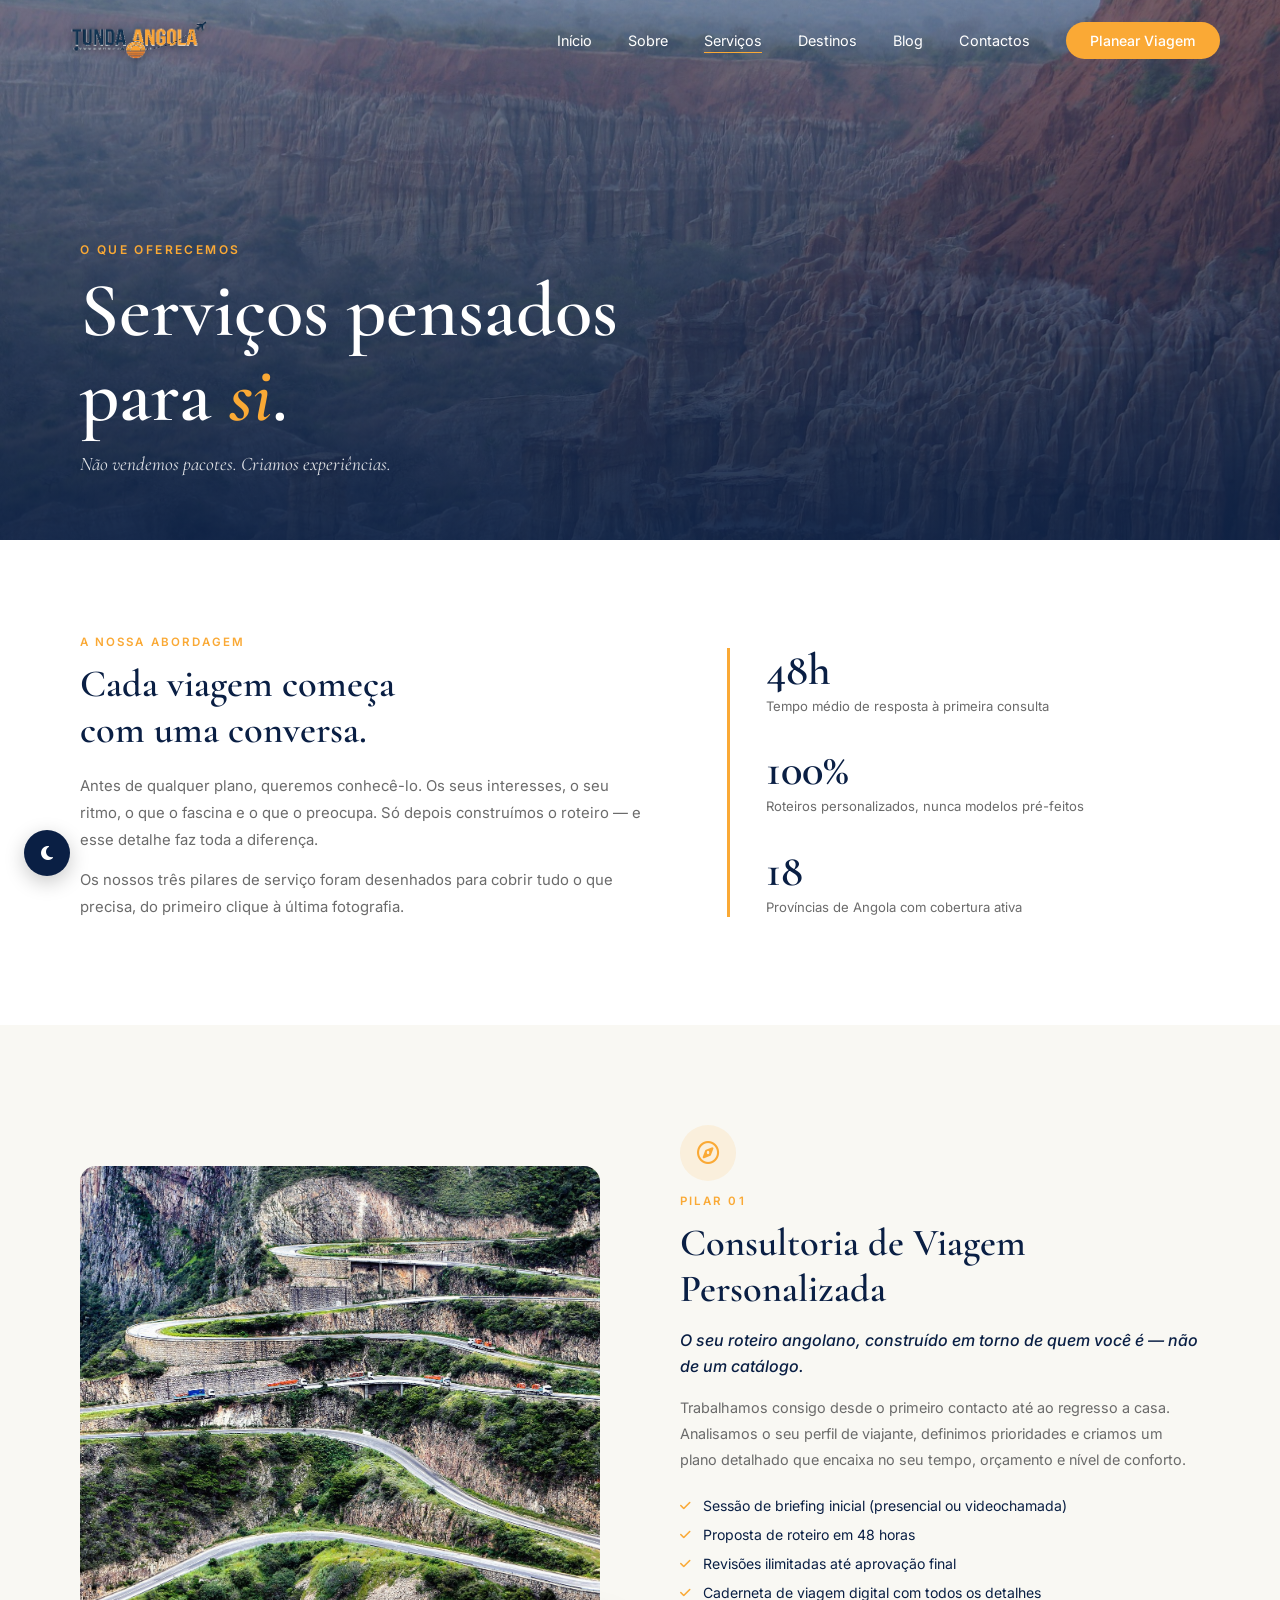
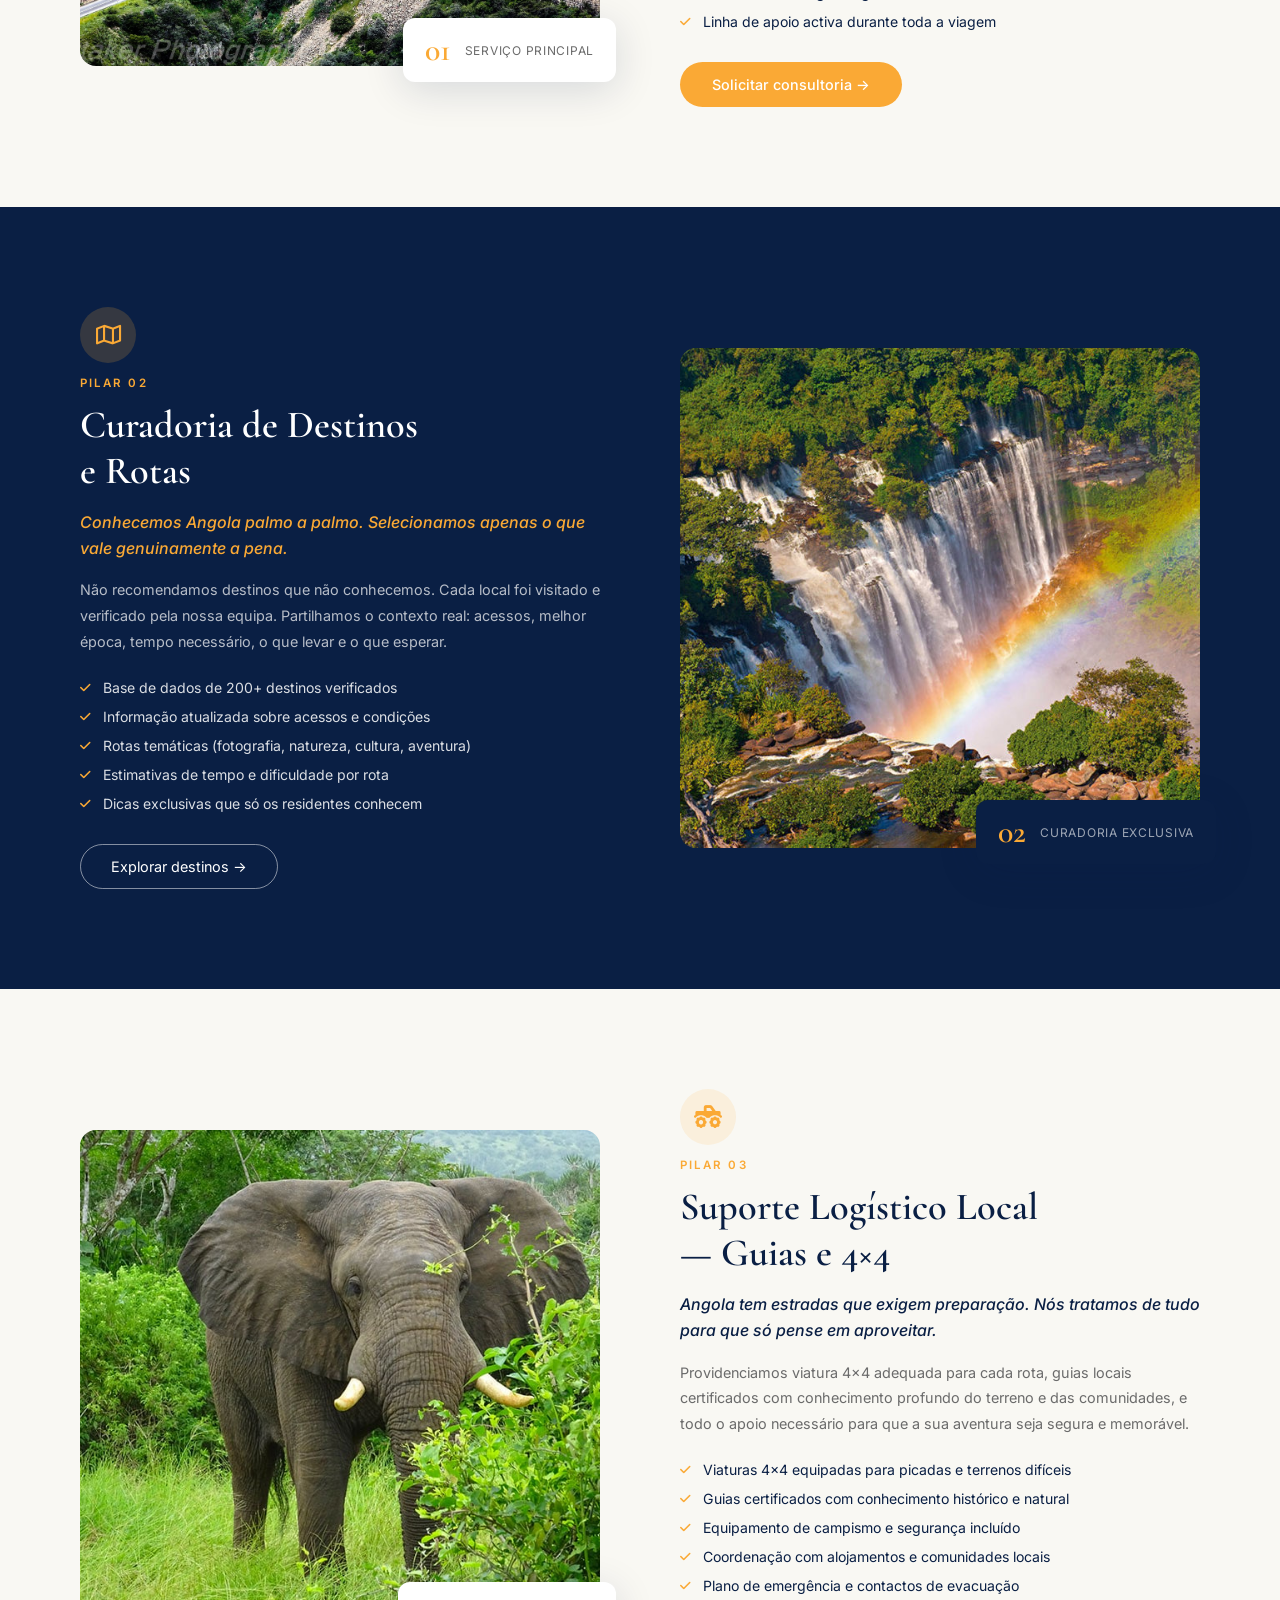
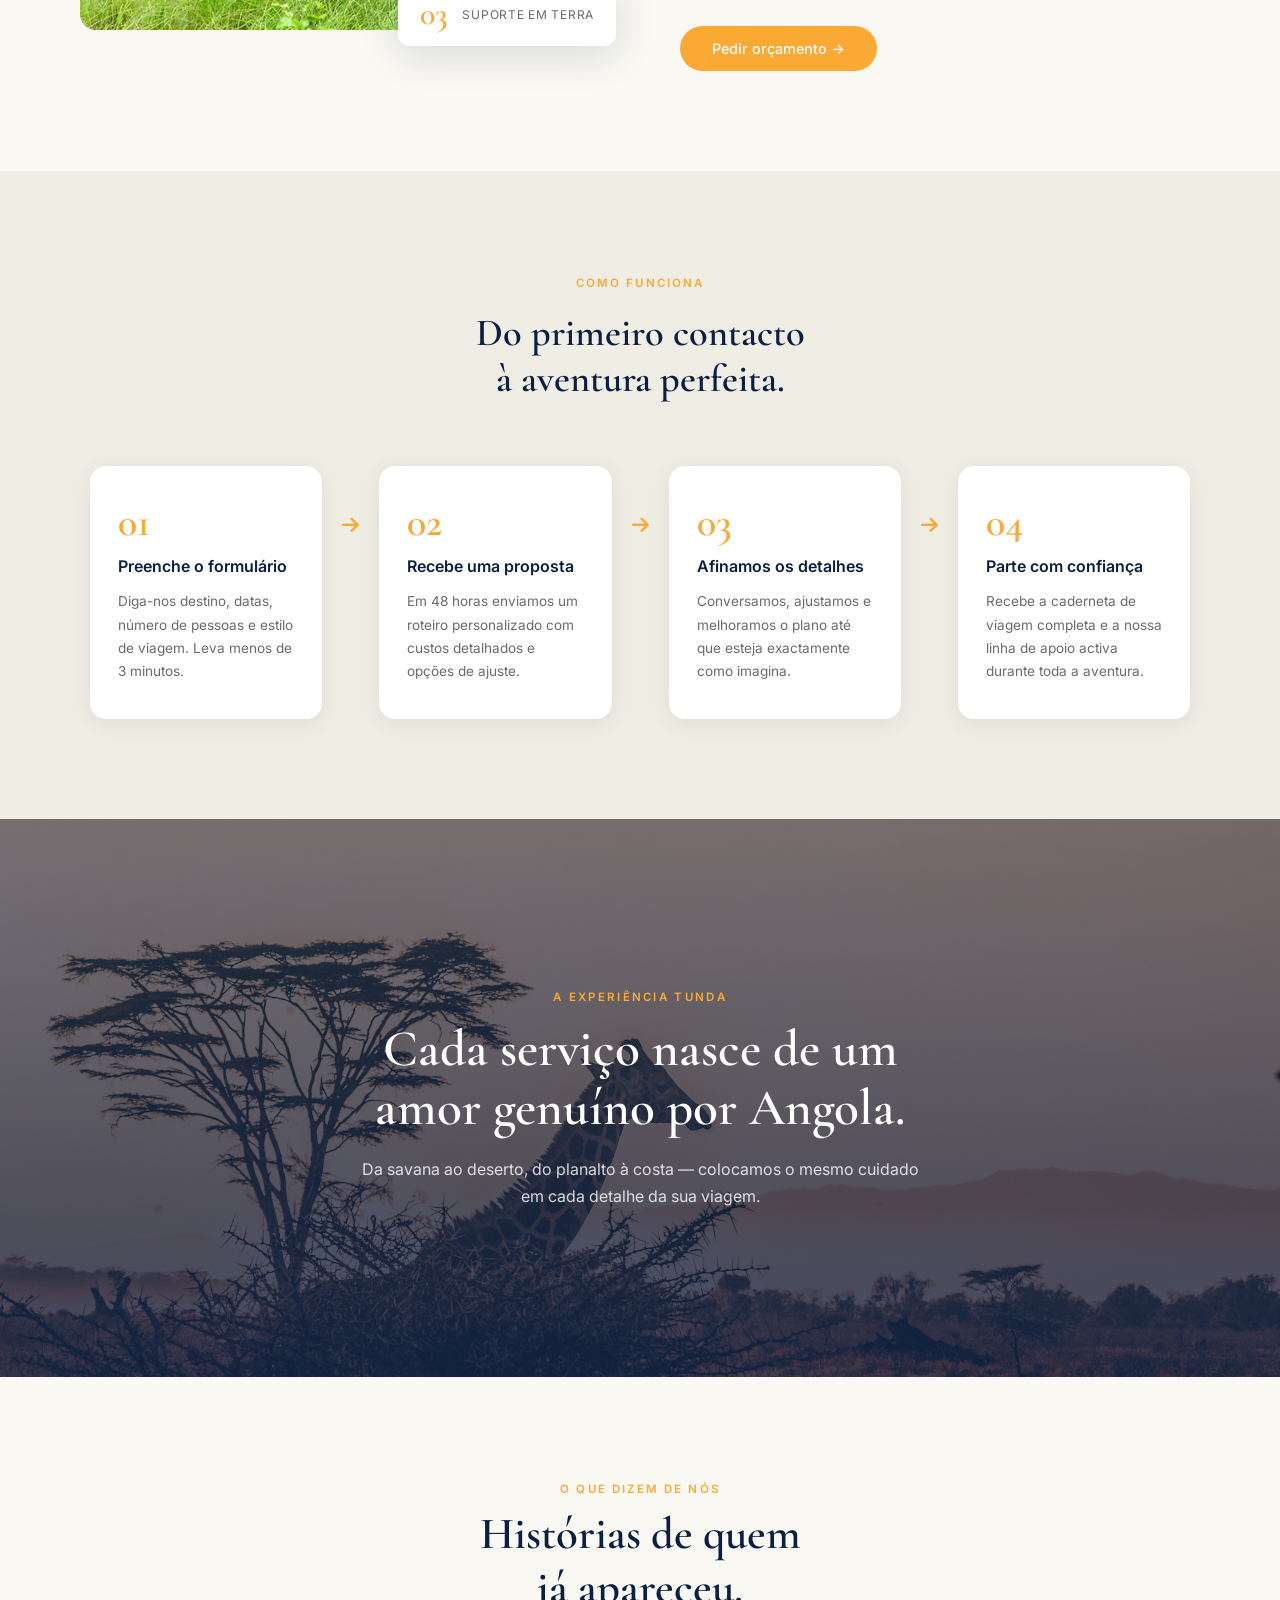
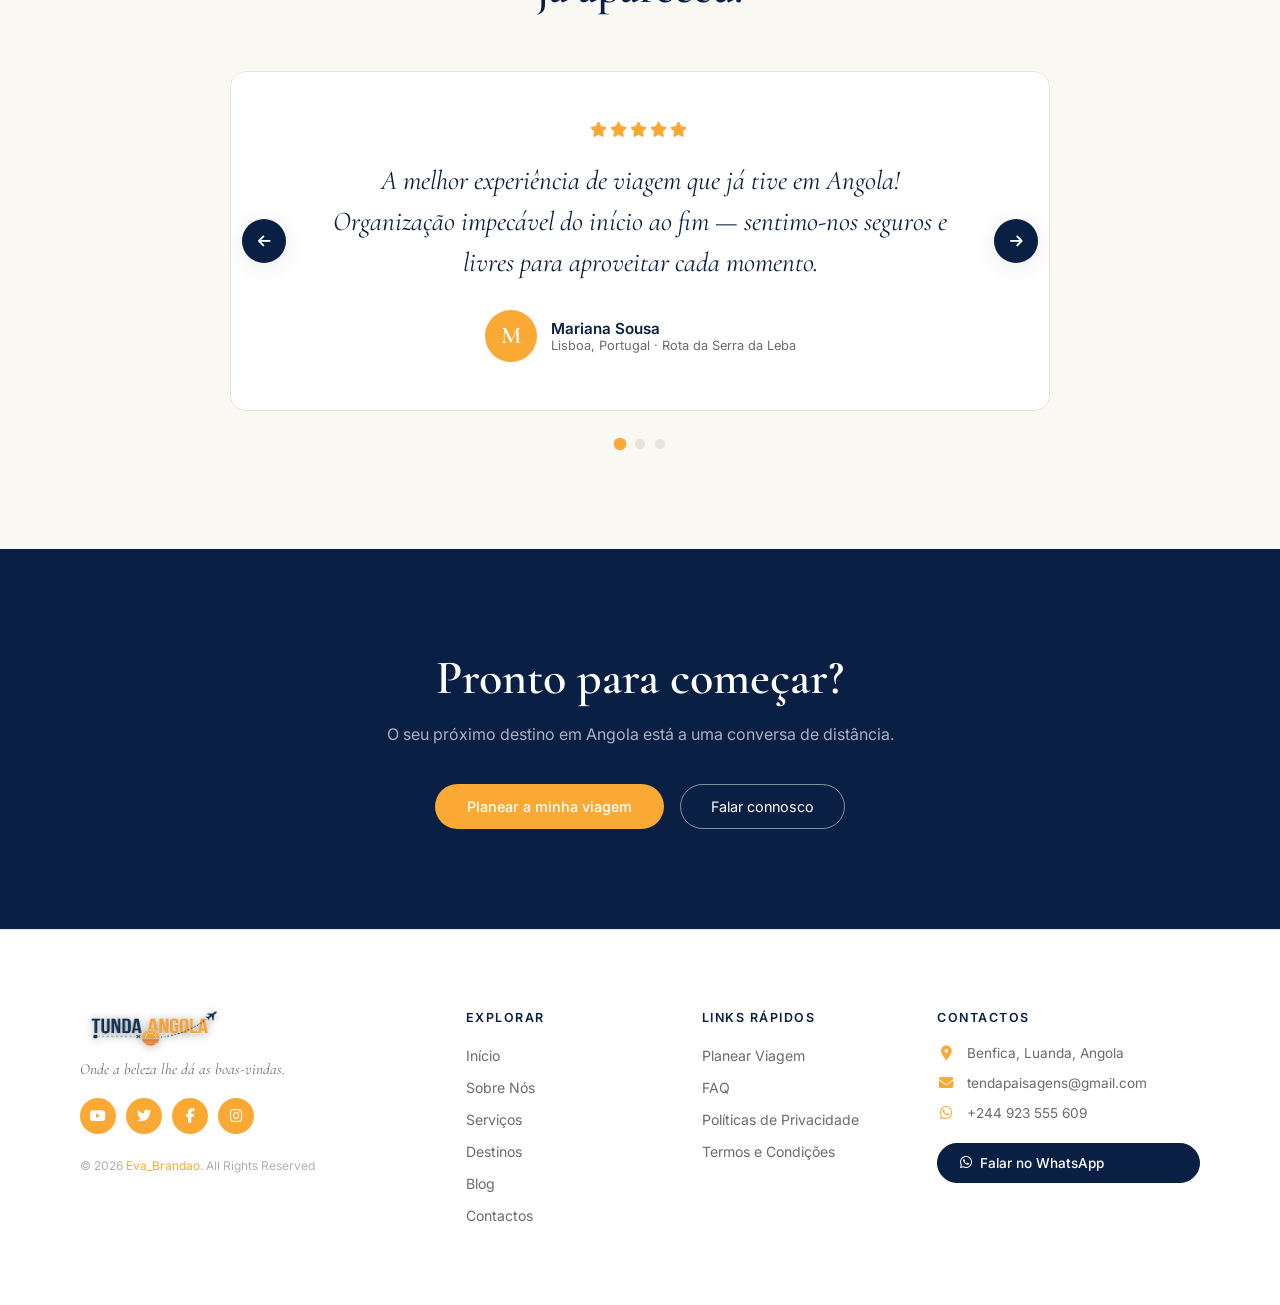
<file: html/servicos.html>
<!DOCTYPE html>
<html lang="pt">
<head>
    <!-- Google tag (gtag.js) -->
    <script async src="https://www.googletagmanager.com/gtag/js?id=G-SDPMEQZ1RC"></script>
    <script>
      window.dataLayer = window.dataLayer || [];
      function gtag(){dataLayer.push(arguments);}
      gtag('js', new Date());

      gtag('config', 'G-SDPMEQZ1RC');
    </script>
    <meta charset="UTF-8">
    <meta name="viewport" content="width=device-width, initial-scale=1.0">
    <title>Serviços — Tunda Angola | Consultoria, curadoria e logística de viagem</title>
    <meta name="description" content="Os serviços do Tunda Angola: consultoria de viagem personalizada, curadoria de destinos e rotas, e suporte logístico local com guias certificados e 4×4.">
    <link rel="stylesheet" href="../css/servicos.css">
    <link rel="stylesheet" href="https://cdnjs.cloudflare.com/ajax/libs/font-awesome/6.4.2/css/all.min.css">
    <link rel="preconnect" href="https://fonts.googleapis.com">
    <link href="https://fonts.googleapis.com/css2?family=Cormorant+Garamond:ital,wght@0,400;0,600;1,400&family=Inter:wght@300;400;500;600&display=swap" rel="stylesheet">
    <link rel="stylesheet" href="../css/global.css">
    <script src="../javascript/global.js" defer></script>
    <script src="../javascript/servicos.js" defer></script>
</head>
<body>

    <nav class="nav" id="nav">
        <a href="../index.html" class="nav__logo"><img src="../media/logo.png" alt="Tunda Angola"></a>
        <ul class="nav__links">
            <li><a href="../index.html" class="nav__link">Início</a></li>
            <li><a href="sobreNos.html" class="nav__link">Sobre</a></li>
            <li><a href="servicos.html" class="nav__link nav__link--active">Serviços</a></li>
            <li><a href="destinos.html" class="nav__link">Destinos</a></li>
            <li><a href="blog.html" class="nav__link">Blog</a></li>
            <li><a href="contactos.html" class="nav__link">Contactos</a></li>
            <li><a href="planeiaViagem.html" class="nav__cta">Planear Viagem</a></li>
        </ul>
        <button class="nav__burger" id="burger" aria-label="Menu"><span></span><span></span><span></span></button>
    </nav>
    <div class="mobile-menu" id="mobileMenu">
        <ul>
            <li><a href="../index.html">Início</a></li>
            <li><a href="sobreNos.html">Sobre</a></li>
            <li><a href="servicos.html">Serviços</a></li>
            <li><a href="destinos.html">Destinos</a></li>
            <li><a href="blog.html">Blog</a></li>
            <li><a href="contactos.html">Contactos</a></li>
            <li><a href="planeiaViagem.html">Planear Viagem</a></li>
        </ul>
    </div>

    <!-- HERO -->
    <section class="page-hero">
        <div class="page-hero__bg">
            <img src="../media/servicos-angola.jpg" alt="Miradouro da Lua, Angola" loading="eager">
            <div class="page-hero__overlay"></div>
        </div>
        <div class="page-hero__content">
            <span class="page-hero__eyebrow">O Que Oferecemos</span>
            <h1 class="page-hero__title">Serviços pensados<br>para <em>si</em>.</h1>
            <p class="page-hero__sub">Não vendemos pacotes. Criamos experiências.</p>
        </div>
    </section>

    <!-- INTRO -->
    <section class="intro">
        <div class="intro__inner">
            <div class="intro__text">
                <span class="section-label">A Nossa Abordagem</span>
                <h2>Cada viagem começa<br>com uma conversa.</h2>
                <p>Antes de qualquer plano, queremos conhecê-lo. Os seus interesses, o seu ritmo, o que o fascina e o que o preocupa. Só depois construímos o roteiro — e esse detalhe faz toda a diferença.</p>
                <p>Os nossos três pilares de serviço foram desenhados para cobrir tudo o que precisa, do primeiro clique à última fotografia.</p>
            </div>
            <div class="intro__nums">
                <div class="intro-num">
                    <strong>48h</strong>
                    <span>Tempo médio de resposta à primeira consulta</span>
                </div>
                <div class="intro-num">
                    <strong>100%</strong>
                    <span>Roteiros personalizados, nunca modelos pré-feitos</span>
                </div>
                <div class="intro-num">
                    <strong>18</strong>
                    <span>Províncias de Angola com cobertura ativa</span>
                </div>
            </div>
        </div>
    </section>

    <!-- SERVIÇO 1 -->
    <section class="s-detalhe s-detalhe--cream" id="consultoria">
        <div class="s-detalhe__inner">
            <div class="s-detalhe__visual">
                <img src="../media/Serra da Leba.jpg" alt="Consultoria" loading="lazy">
                <div class="s-badge"><span>01</span><em>Serviço principal</em></div>
            </div>
            <div class="s-detalhe__content">
                <div class="s-icon"><i class="fa-regular fa-compass"></i></div>
                <span class="section-label">Pilar 01</span>
                <h2>Consultoria de Viagem<br>Personalizada</h2>
                <p class="s-lead">O seu roteiro angolano, construído em torno de quem você é — não de um catálogo.</p>
                <p>Trabalhamos consigo desde o primeiro contacto até ao regresso a casa. Analisamos o seu perfil de viajante, definimos prioridades e criamos um plano detalhado que encaixa no seu tempo, orçamento e nível de conforto.</p>
                <ul class="s-features">
                    <li><i class="fa-solid fa-check"></i> Sessão de briefing inicial (presencial ou videochamada)</li>
                    <li><i class="fa-solid fa-check"></i> Proposta de roteiro em 48 horas</li>
                    <li><i class="fa-solid fa-check"></i> Revisões ilimitadas até aprovação final</li>
                    <li><i class="fa-solid fa-check"></i> Caderneta de viagem digital com todos os detalhes</li>
                    <li><i class="fa-solid fa-check"></i> Linha de apoio activa durante toda a viagem</li>
                </ul>
                <a href="planeiaViagem.html" class="btn-primary">Solicitar consultoria →</a>
            </div>
        </div>
    </section>

    <!-- SERVIÇO 2 -->
    <section class="s-detalhe s-detalhe--navy" id="curadoria">
        <div class="s-detalhe__inner s-detalhe__inner--rev">
            <div class="s-detalhe__visual">
                <img src="../media/1.jpg" alt="Curadoria" loading="lazy">
                <div class="s-badge s-badge--light"><span>02</span><em>Curadoria exclusiva</em></div>
            </div>
            <div class="s-detalhe__content s-detalhe__content--light">
                <div class="s-icon s-icon--light"><i class="fa-regular fa-map"></i></div>
                <span class="section-label">Pilar 02</span>
                <h2>Curadoria de Destinos<br>e Rotas</h2>
                <p class="s-lead">Conhecemos Angola palmo a palmo. Selecionamos apenas o que vale genuinamente a pena.</p>
                <p>Não recomendamos destinos que não conhecemos. Cada local foi visitado e verificado pela nossa equipa. Partilhamos o contexto real: acessos, melhor época, tempo necessário, o que levar e o que esperar.</p>
                <ul class="s-features s-features--light">
                    <li><i class="fa-solid fa-check"></i> Base de dados de 200+ destinos verificados</li>
                    <li><i class="fa-solid fa-check"></i> Informação atualizada sobre acessos e condições</li>
                    <li><i class="fa-solid fa-check"></i> Rotas temáticas (fotografia, natureza, cultura, aventura)</li>
                    <li><i class="fa-solid fa-check"></i> Estimativas de tempo e dificuldade por rota</li>
                    <li><i class="fa-solid fa-check"></i> Dicas exclusivas que só os residentes conhecem</li>
                </ul>
                <a href="destinos.html" class="btn-outline-light">Explorar destinos →</a>
            </div>
        </div>
    </section>

    <!-- SERVIÇO 3 -->
    <section class="s-detalhe s-detalhe--cream" id="logistica">
        <div class="s-detalhe__inner">
            <div class="s-detalhe__visual">
                <img src="../media/How-to-do-a-Safari-in-Angola.jpg" alt="Logística" loading="lazy">
                <div class="s-badge"><span>03</span><em>Suporte em terra</em></div>
            </div>
            <div class="s-detalhe__content">
                <div class="s-icon"><i class="fa-solid fa-truck-monster"></i></div>
                <span class="section-label">Pilar 03</span>
                <h2>Suporte Logístico Local<br>— Guias e 4×4</h2>
                <p class="s-lead">Angola tem estradas que exigem preparação. Nós tratamos de tudo para que só pense em aproveitar.</p>
                <p>Providenciamos viatura 4×4 adequada para cada rota, guias locais certificados com conhecimento profundo do terreno e das comunidades, e todo o apoio necessário para que a sua aventura seja segura e memorável.</p>
                <ul class="s-features">
                    <li><i class="fa-solid fa-check"></i> Viaturas 4×4 equipadas para picadas e terrenos difíceis</li>
                    <li><i class="fa-solid fa-check"></i> Guias certificados com conhecimento histórico e natural</li>
                    <li><i class="fa-solid fa-check"></i> Equipamento de campismo e segurança incluído</li>
                    <li><i class="fa-solid fa-check"></i> Coordenação com alojamentos e comunidades locais</li>
                    <li><i class="fa-solid fa-check"></i> Plano de emergência e contactos de evacuação</li>
                </ul>
                <a href="planeiaViagem.html" class="btn-primary">Pedir orçamento →</a>
            </div>
        </div>
    </section>

    <!-- COMO FUNCIONA -->
    <section class="processo">
        <div class="processo__header">
            <span class="section-label">Como Funciona</span>
            <h2>Do primeiro contacto<br>à aventura perfeita.</h2>
        </div>
        <div class="processo__grid">
            <div class="step">
                <div class="step__num">01</div>
                <h3>Preenche o formulário</h3>
                <p>Diga-nos destino, datas, número de pessoas e estilo de viagem. Leva menos de 3 minutos.</p>
            </div>
            <div class="step__arrow"><i class="fa-solid fa-arrow-right"></i></div>
            <div class="step">
                <div class="step__num">02</div>
                <h3>Recebe uma proposta</h3>
                <p>Em 48 horas enviamos um roteiro personalizado com custos detalhados e opções de ajuste.</p>
            </div>
            <div class="step__arrow"><i class="fa-solid fa-arrow-right"></i></div>
            <div class="step">
                <div class="step__num">03</div>
                <h3>Afinamos os detalhes</h3>
                <p>Conversamos, ajustamos e melhoramos o plano até que esteja exactamente como imagina.</p>
            </div>
            <div class="step__arrow"><i class="fa-solid fa-arrow-right"></i></div>
            <div class="step">
                <div class="step__num">04</div>
                <h3>Parte com confiança</h3>
                <p>Recebe a caderneta de viagem completa e a nossa linha de apoio activa durante toda a aventura.</p>
            </div>
        </div>
    </section>

    <!-- SHOWCASE — imagem de alta qualidade -->
    <section class="showcase" aria-label="Angola em imagem">
        <div class="showcase__bg">
            <img src="../media/servicos-hd.jpg" alt="Girafa na savana angolana ao pôr do sol" loading="lazy">
        </div>
        <div class="showcase__content">
            <span class="showcase__eyebrow">A experiência Tunda</span>
            <h2>Cada serviço nasce de um<br>amor genuíno por Angola.</h2>
            <p>Da savana ao deserto, do planalto à costa — colocamos o mesmo cuidado em cada detalhe da sua viagem.</p>
        </div>
    </section>

    <!-- TESTEMUNHOS -->
    <section class="testemunhos">
        <div class="testemunhos__header">
            <span class="section-label">O que dizem de nós</span>
            <h2>Histórias de quem<br>já apareceu.</h2>
        </div>

        <div class="testemunhos__carrossel" id="testemunhosCarrossel">
            <div class="testemunhos__track" id="testemunhosTrack">

                <figure class="testemunho">
                    <div class="testemunho__estrelas" aria-label="5 estrelas">
                        <i class="fa-solid fa-star"></i><i class="fa-solid fa-star"></i><i class="fa-solid fa-star"></i><i class="fa-solid fa-star"></i><i class="fa-solid fa-star"></i>
                    </div>
                    <blockquote>A melhor experiência de viagem que já tive em Angola! Organização impecável do início ao fim — sentimo-nos seguros e livres para aproveitar cada momento.</blockquote>
                    <figcaption>
                        <div class="testemunho__avatar">M</div>
                        <div>
                            <strong>Mariana Sousa</strong>
                            <span>Lisboa, Portugal · Rota da Serra da Leba</span>
                        </div>
                    </figcaption>
                </figure>

                <figure class="testemunho">
                    <div class="testemunho__estrelas" aria-label="5 estrelas">
                        <i class="fa-solid fa-star"></i><i class="fa-solid fa-star"></i><i class="fa-solid fa-star"></i><i class="fa-solid fa-star"></i><i class="fa-solid fa-star"></i>
                    </div>
                    <blockquote>Os guias locais fizeram toda a diferença. Conheciam cada picada, cada história. As Quedas de Kalandula ao amanhecer foram algo que nunca vou esquecer.</blockquote>
                    <figcaption>
                        <div class="testemunho__avatar">J</div>
                        <div>
                            <strong>João Katchiungo</strong>
                            <span>Luanda, Angola · Aventura em Malanje</span>
                        </div>
                    </figcaption>
                </figure>

                <figure class="testemunho">
                    <div class="testemunho__estrelas" aria-label="5 estrelas">
                        <i class="fa-solid fa-star"></i><i class="fa-solid fa-star"></i><i class="fa-solid fa-star"></i><i class="fa-solid fa-star"></i><i class="fa-solid fa-star"></i>
                    </div>
                    <blockquote>Profissionalismo e atenção ao detalhe do outro mundo. Planearam tudo à nossa medida e responderam a cada dúvida em minutos. Recomendo de olhos fechados!</blockquote>
                    <figcaption>
                        <div class="testemunho__avatar">A</div>
                        <div>
                            <strong>Ana Ferreira</strong>
                            <span>Porto, Portugal · Fotografia no Namibe</span>
                        </div>
                    </figcaption>
                </figure>

            </div>

            <button class="testemunhos__seta testemunhos__seta--prev" id="testemunhoPrev" aria-label="Testemunho anterior">
                <i class="fa-solid fa-arrow-left"></i>
            </button>
            <button class="testemunhos__seta testemunhos__seta--next" id="testemunhoNext" aria-label="Próximo testemunho">
                <i class="fa-solid fa-arrow-right"></i>
            </button>
        </div>

        <div class="testemunhos__dots" id="testemunhosDots"></div>
    </section>

    <!-- CTA -->
    <section class="cta-final">
        <div class="cta-final__inner">
            <h2>Pronto para começar?</h2>
            <p>O seu próximo destino em Angola está a uma conversa de distância.</p>
            <div class="cta-final__btns">
                <a href="planeiaViagem.html" class="btn-primary">Planear a minha viagem</a>
                <a href="contactos.html" class="btn-outline-light">Falar connosco</a>
            </div>
        </div>
    </section>

    <!-- FOOTER -->
    <footer class="rodape">
        <div class="rodape__marca">
            <img src="../media/logo.png" alt="Tunda Angola" class="rodape__logo">
            <p class="rodape__tagline">Onde a beleza lhe dá as boas-vindas.</p>
            <div class="rodape__redes">
                <a href="https://www.youtube.com/@TundaAngola" target="_blank" rel="noopener"><i class="fa-brands fa-youtube"></i></a>
                <a href="https://twitter.com/TundaAngola" target="_blank" rel="noopener"><i class="fa-brands fa-twitter"></i></a>
                <a href="https://www.facebook.com/TundaAngola" target="_blank" rel="noopener"><i class="fa-brands fa-facebook-f"></i></a>
                <a href="https://www.instagram.com/TundaAngola" target="_blank" rel="noopener"><i class="fa-brands fa-instagram"></i></a>
            </div>
            <p class="copyright">© 2026 <span>Eva_Brandao</span>. All Rights Reserved</p>
        </div>
        <div class="rodape__col">
            <h4>Explorar</h4>
            <ul>
                <li><a href="../index.html">Início</a></li>
                <li><a href="sobreNos.html">Sobre Nós</a></li>
                <li><a href="servicos.html">Serviços</a></li>
                <li><a href="destinos.html">Destinos</a></li>
                <li><a href="blog.html">Blog</a></li>
                <li><a href="contactos.html">Contactos</a></li>
            </ul>
        </div>
        <div class="rodape__col">
            <h4>Links Rápidos</h4>
            <ul>
                <li><a href="planeiaViagem.html">Planear Viagem</a></li>
                <li><a href="faq.html">FAQ</a></li>
                <li><a href="politicasPrivacidade.html">Políticas de Privacidade</a></li>
                <li><a href="termosCondicoes.html">Termos e Condições</a></li>
            </ul>
        </div>
        <div class="rodape__col rodape__contactos">
            <h4>Contactos</h4>
            <div class="contacto-item"><i class="fa-solid fa-location-dot"></i><p>Benfica, Luanda, Angola</p></div>
            <div class="contacto-item"><i class="fa-solid fa-envelope"></i><p>tendapaisagens@gmail.com</p></div>
            <div class="contacto-item"><i class="fa-brands fa-whatsapp"></i><p>+244 923 555 609</p></div>
            <a href="contactos.html" class="btn-whatsapp"><i class="fa-brands fa-whatsapp"></i> Falar no WhatsApp</a>
        </div>
    </footer>
</body>
</html>
</file>
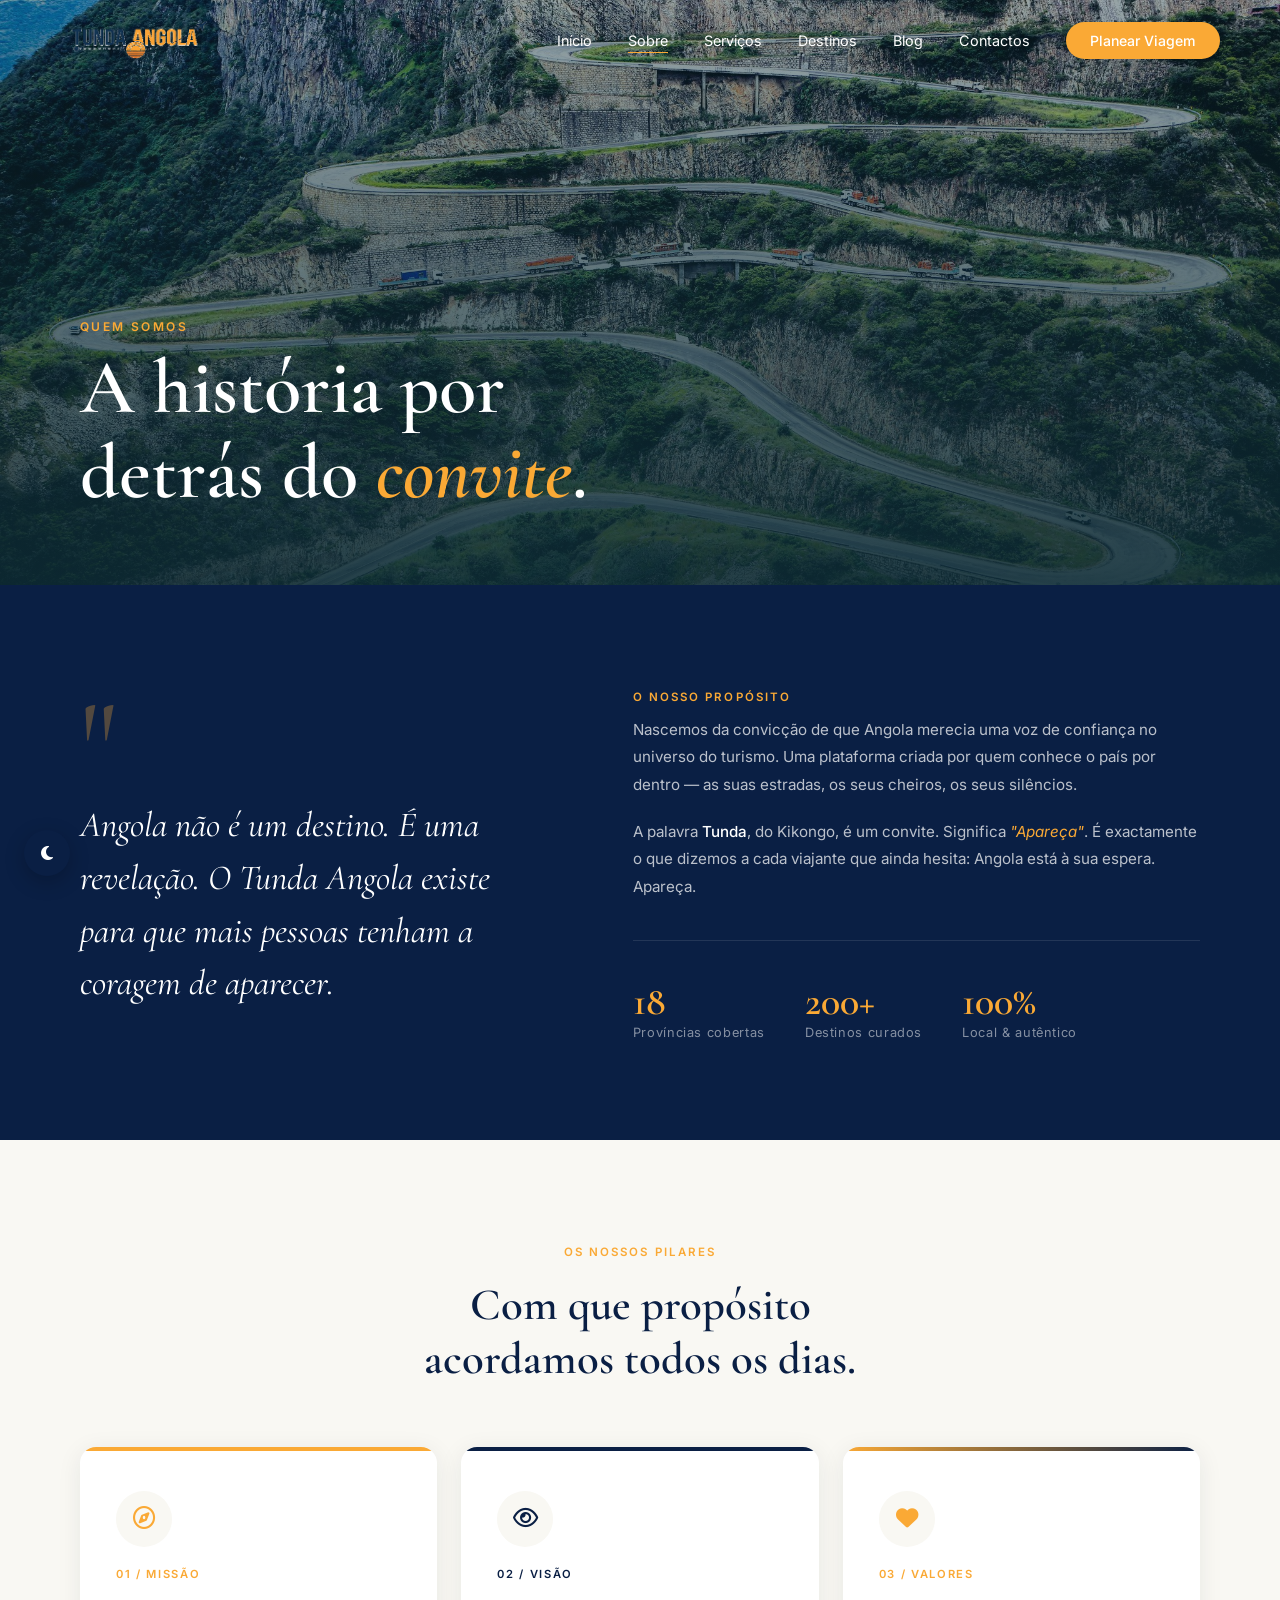
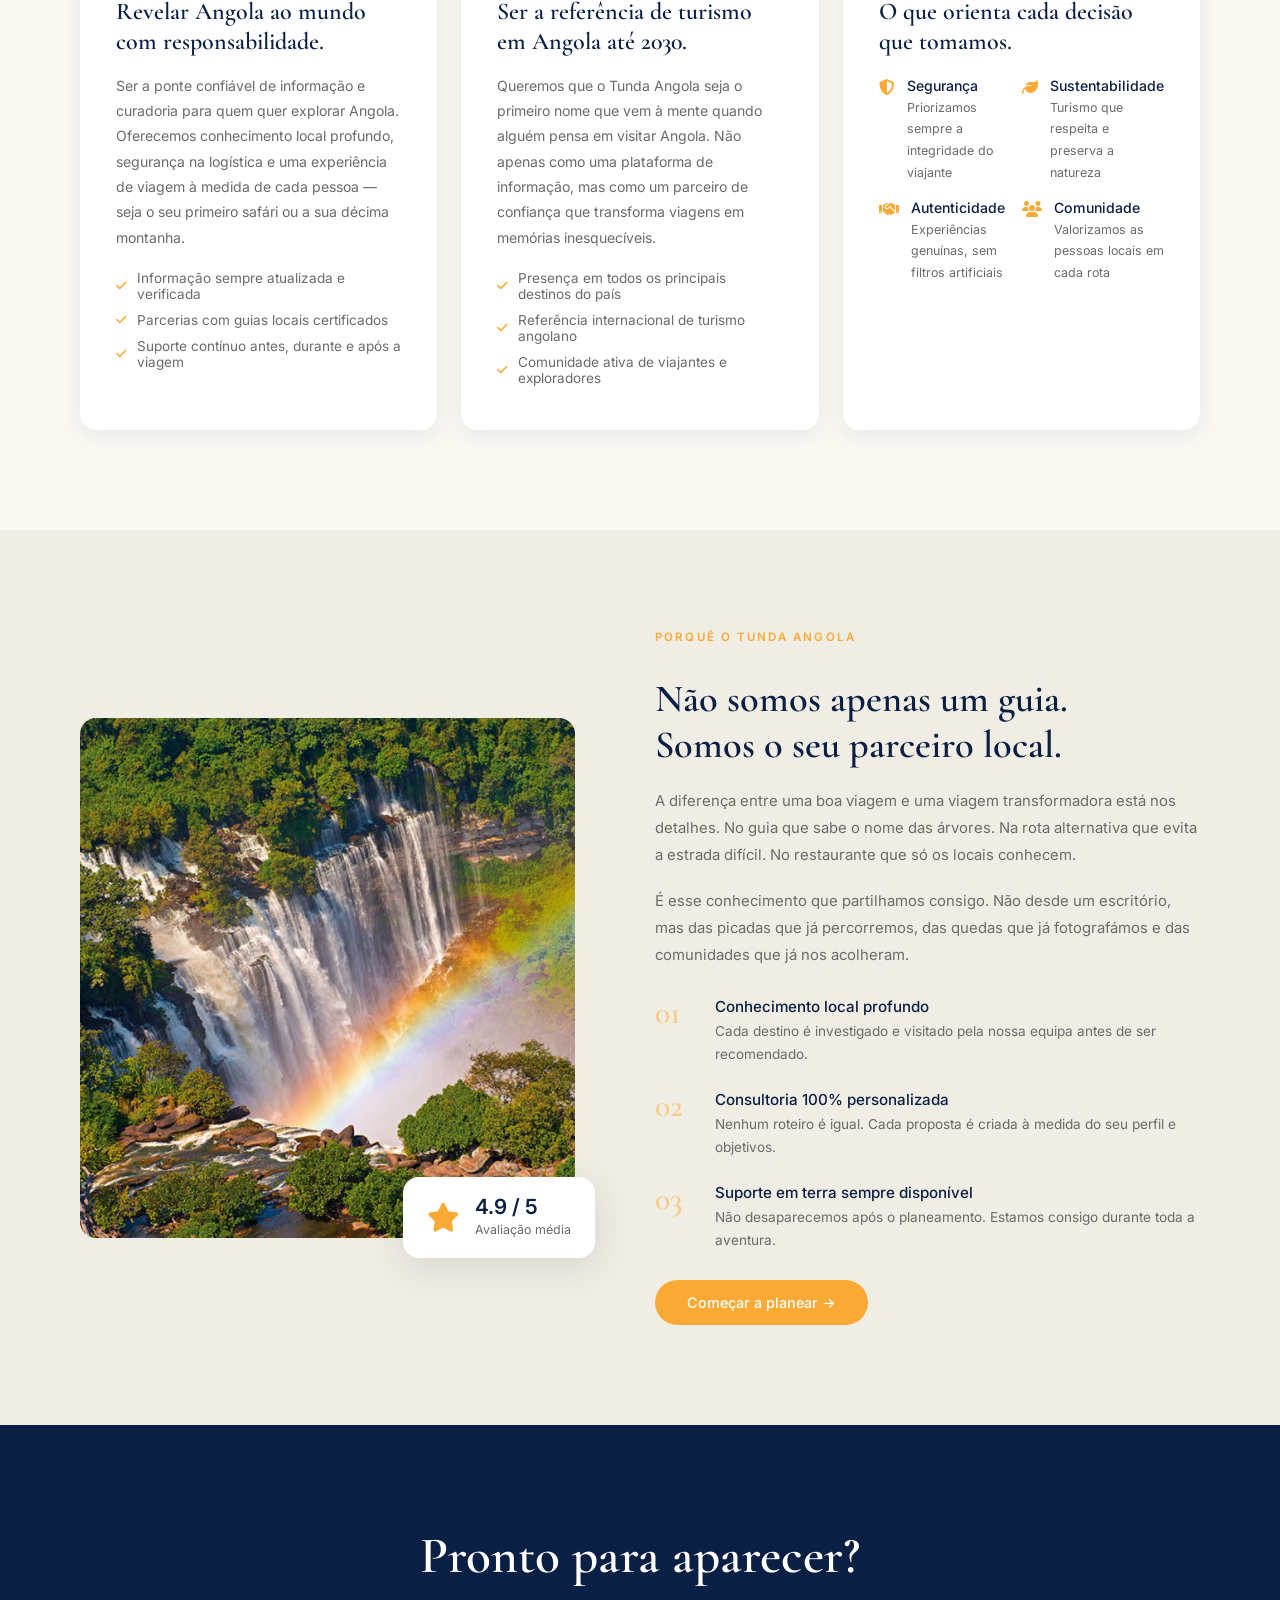
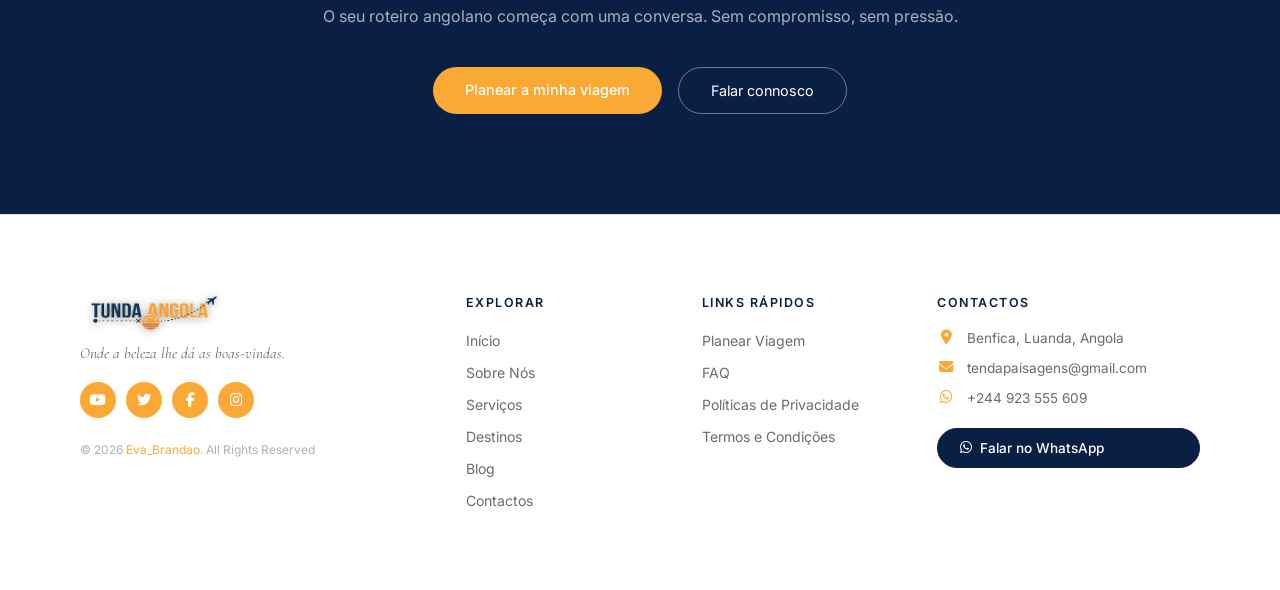
<file: html/sobreNos.html>
<!DOCTYPE html>
<html lang="pt">
<head>
    <!-- Google tag (gtag.js) -->
    <script async src="https://www.googletagmanager.com/gtag/js?id=G-SDPMEQZ1RC"></script>
    <script>
      window.dataLayer = window.dataLayer || [];
      function gtag(){dataLayer.push(arguments);}
      gtag('js', new Date());

      gtag('config', 'G-SDPMEQZ1RC');
    </script>
    <meta charset="UTF-8">
    <meta name="viewport" content="width=device-width, initial-scale=1.0">
    <title>Sobre Nós — Tunda Angola | A nossa história</title>
    <meta name="description" content="Conheça o Tunda Angola: quem somos, a nossa missão, visão e valores. Uma plataforma criada por quem conhece Angola por dentro, para revelar o país ao mundo.">
    <link rel="stylesheet" href="../css/sobreNos.css">
    <link rel="stylesheet" href="https://cdnjs.cloudflare.com/ajax/libs/font-awesome/6.4.2/css/all.min.css">
    <link rel="preconnect" href="https://fonts.googleapis.com">
    <link href="https://fonts.googleapis.com/css2?family=Cormorant+Garamond:ital,wght@0,400;0,600;1,400&family=Inter:wght@300;400;500;600&display=swap" rel="stylesheet">
    <link rel="stylesheet" href="../css/global.css">
    <script src="../javascript/global.js" defer></script>
</head>
<body>

    <!-- NAV -->
    <nav class="nav" id="nav">
        <a href="../index.html" class="nav__logo">
            <img src="../media/logo.png" alt="Tunda Angola">
        </a>
        <ul class="nav__links">
            <li><a href="../index.html" class="nav__link">Início</a></li>
            <li><a href="sobreNos.html" class="nav__link nav__link--active">Sobre</a></li>
            <li><a href="servicos.html" class="nav__link">Serviços</a></li>
            <li><a href="destinos.html" class="nav__link">Destinos</a></li>
            <li><a href="blog.html" class="nav__link">Blog</a></li>
            <li><a href="contactos.html" class="nav__link">Contactos</a></li>
            <li><a href="planeiaViagem.html" class="nav__cta">Planear Viagem</a></li>
        </ul>
        <button class="nav__burger" id="burger" aria-label="Menu">
            <span></span><span></span><span></span>
        </button>
    </nav>

    <div class="mobile-menu" id="mobileMenu">
        <ul>
            <li><a href="../index.html">Início</a></li>
            <li><a href="sobreNos.html">Sobre</a></li>
            <li><a href="servicos.html">Serviços</a></li>
            <li><a href="destinos.html">Destinos</a></li>
            <li><a href="blog.html">Blog</a></li>
            <li><a href="contactos.html">Contactos</a></li>
            <li><a href="planeiaViagem.html">Planear Viagem</a></li>
        </ul>
    </div>

    <!-- PAGE HERO -->
    <section class="page-hero">
        <div class="page-hero__bg">
            <img src="../media/Serra da Leba.jpg" alt="Serra da Leba" loading="eager">
            <div class="page-hero__overlay"></div>
        </div>
        <div class="page-hero__content">
            <span class="page-hero__eyebrow">Quem Somos</span>
            <h1 class="page-hero__title">A história por<br>detrás do <em>convite</em>.</h1>
        </div>
    </section>

    <!-- MANIFESTO -->
    <section class="manifesto">
        <div class="manifesto__inner">
            <div class="manifesto__quote">
                <span class="quote-mark">"</span>
                <p>Angola não é um destino. É uma revelação. O Tunda Angola existe para que mais pessoas tenham a coragem de aparecer.</p>
            </div>
            <div class="manifesto__text">
                <span class="section-label">O Nosso Propósito</span>
                <p>Nascemos da convicção de que Angola merecia uma voz de confiança no universo do turismo. Uma plataforma criada por quem conhece o país por dentro — as suas estradas, os seus cheiros, os seus silêncios.</p>
                <p>A palavra <strong>Tunda</strong>, do Kikongo, é um convite. Significa <em>"Apareça"</em>. É exactamente o que dizemos a cada viajante que ainda hesita: Angola está à sua espera. Apareça.</p>
                <div class="manifesto__stats">
                    <div class="stat">
                        <strong>18</strong>
                        <span>Províncias cobertas</span>
                    </div>
                    <div class="stat">
                        <strong>200+</strong>
                        <span>Destinos curados</span>
                    </div>
                    <div class="stat">
                        <strong>100%</strong>
                        <span>Local & autêntico</span>
                    </div>
                </div>
            </div>
        </div>
    </section>

    <!-- MISSÃO, VISÃO, VALORES -->
    <section class="mvv">
        <div class="mvv__header">
            <span class="section-label">Os Nossos Pilares</span>
            <h2>Com que propósito<br>acordamos todos os dias.</h2>
        </div>
        <div class="mvv__grid">
            <div class="mvv-card mvv-card--missao">
                <div class="mvv-card__icon">
                    <i class="fa-regular fa-compass"></i>
                </div>
                <div class="mvv-card__label">01 / Missão</div>
                <h3>Revelar Angola ao mundo com responsabilidade.</h3>
                <p>Ser a ponte confiável de informação e curadoria para quem quer explorar Angola. Oferecemos conhecimento local profundo, segurança na logística e uma experiência de viagem à medida de cada pessoa — seja o seu primeiro safári ou a sua décima montanha.</p>
                <ul class="mvv-card__list">
                    <li><i class="fa-solid fa-check"></i> Informação sempre atualizada e verificada</li>
                    <li><i class="fa-solid fa-check"></i> Parcerias com guias locais certificados</li>
                    <li><i class="fa-solid fa-check"></i> Suporte contínuo antes, durante e após a viagem</li>
                </ul>
            </div>
            <div class="mvv-card mvv-card--visao">
                <div class="mvv-card__icon">
                    <i class="fa-regular fa-eye"></i>
                </div>
                <div class="mvv-card__label">02 / Visão</div>
                <h3>Ser a referência de turismo em Angola até 2030.</h3>
                <p>Queremos que o Tunda Angola seja o primeiro nome que vem à mente quando alguém pensa em visitar Angola. Não apenas como uma plataforma de informação, mas como um parceiro de confiança que transforma viagens em memórias inesquecíveis.</p>
                <ul class="mvv-card__list">
                    <li><i class="fa-solid fa-check"></i> Presença em todos os principais destinos do país</li>
                    <li><i class="fa-solid fa-check"></i> Referência internacional de turismo angolano</li>
                    <li><i class="fa-solid fa-check"></i> Comunidade ativa de viajantes e exploradores</li>
                </ul>
            </div>
            <div class="mvv-card mvv-card--valores">
                <div class="mvv-card__icon">
                    <i class="fa-solid fa-heart"></i>
                </div>
                <div class="mvv-card__label">03 / Valores</div>
                <h3>O que orienta cada decisão que tomamos.</h3>
                <div class="valores-grid">
                    <div class="valor-item">
                        <i class="fa-solid fa-shield-halved"></i>
                        <div>
                            <strong>Segurança</strong>
                            <span>Priorizamos sempre a integridade do viajante</span>
                        </div>
                    </div>
                    <div class="valor-item">
                        <i class="fa-solid fa-leaf"></i>
                        <div>
                            <strong>Sustentabilidade</strong>
                            <span>Turismo que respeita e preserva a natureza</span>
                        </div>
                    </div>
                    <div class="valor-item">
                        <i class="fa-solid fa-handshake"></i>
                        <div>
                            <strong>Autenticidade</strong>
                            <span>Experiências genuínas, sem filtros artificiais</span>
                        </div>
                    </div>
                    <div class="valor-item">
                        <i class="fa-solid fa-users"></i>
                        <div>
                            <strong>Comunidade</strong>
                            <span>Valorizamos as pessoas locais em cada rota</span>
                        </div>
                    </div>
                </div>
            </div>
        </div>
    </section>

    <!-- PORQUE NÓS -->
    <section class="porque-nos">
        <div class="porque-nos__img">
            <img src="../media/1.jpg" alt="Quedas de Kalandula" loading="lazy">
            <div class="floating-badge">
                <i class="fa-solid fa-star"></i>
                <div>
                    <strong>4.9 / 5</strong>
                    <span>Avaliação média</span>
                </div>
            </div>
        </div>
        <div class="porque-nos__text">
            <span class="section-label">Porquê o Tunda Angola</span>
            <h2>Não somos apenas um guia.<br>Somos o seu parceiro local.</h2>
            <p>A diferença entre uma boa viagem e uma viagem transformadora está nos detalhes. No guia que sabe o nome das árvores. Na rota alternativa que evita a estrada difícil. No restaurante que só os locais conhecem.</p>
            <p>É esse conhecimento que partilhamos consigo. Não desde um escritório, mas das picadas que já percorremos, das quedas que já fotografámos e das comunidades que já nos acolheram.</p>
            <div class="razoes">
                <div class="razao">
                    <div class="razao__num">01</div>
                    <div>
                        <strong>Conhecimento local profundo</strong>
                        <p>Cada destino é investigado e visitado pela nossa equipa antes de ser recomendado.</p>
                    </div>
                </div>
                <div class="razao">
                    <div class="razao__num">02</div>
                    <div>
                        <strong>Consultoria 100% personalizada</strong>
                        <p>Nenhum roteiro é igual. Cada proposta é criada à medida do seu perfil e objetivos.</p>
                    </div>
                </div>
                <div class="razao">
                    <div class="razao__num">03</div>
                    <div>
                        <strong>Suporte em terra sempre disponível</strong>
                        <p>Não desaparecemos após o planeamento. Estamos consigo durante toda a aventura.</p>
                    </div>
                </div>
            </div>
            <a href="planeiaViagem.html" class="btn-primary">Começar a planear →</a>
        </div>
    </section>

    <!-- CTA -->
    <section class="cta-sobre">
        <div class="cta-sobre__inner">
            <h2>Pronto para aparecer?</h2>
            <p>O seu roteiro angolano começa com uma conversa. Sem compromisso, sem pressão.</p>
            <div class="cta-sobre__btns">
                <a href="planeiaViagem.html" class="btn-primary">Planear a minha viagem</a>
                <a href="contactos.html" class="btn-outline-white">Falar connosco</a>
            </div>
        </div>
    </section>

    <!-- FOOTER -->
    <footer class="rodape">
        <div class="rodape__marca">
            <img src="../media/logo.png" alt="Tunda Angola" class="rodape__logo">
            <p class="rodape__tagline">Onde a beleza lhe dá as boas-vindas.</p>
            <div class="rodape__redes">
                <a href="https://www.youtube.com/@TundaAngola" target="_blank" rel="noopener" aria-label="YouTube"><i class="fa-brands fa-youtube"></i></a>
                <a href="https://twitter.com/TundaAngola" target="_blank" rel="noopener" aria-label="Twitter"><i class="fa-brands fa-twitter"></i></a>
                <a href="https://www.facebook.com/TundaAngola" target="_blank" rel="noopener" aria-label="Facebook"><i class="fa-brands fa-facebook-f"></i></a>
                <a href="https://www.instagram.com/TundaAngola" target="_blank" rel="noopener" aria-label="Instagram"><i class="fa-brands fa-instagram"></i></a>
            </div>
            <p class="copyright">© 2026 <span>Eva_Brandao</span>. All Rights Reserved</p>
        </div>
        <div class="rodape__col">
            <h4>Explorar</h4>
            <ul>
                <li><a href="../index.html">Início</a></li>
                <li><a href="sobreNos.html">Sobre Nós</a></li>
                <li><a href="servicos.html">Serviços</a></li>
                <li><a href="destinos.html">Destinos</a></li>
                <li><a href="blog.html">Blog</a></li>
                <li><a href="contactos.html">Contactos</a></li>
            </ul>
        </div>
        <div class="rodape__col">
            <h4>Links Rápidos</h4>
            <ul>
                <li><a href="planeiaViagem.html">Planear Viagem</a></li>
                <li><a href="faq.html">FAQ</a></li>
                <li><a href="politicasPrivacidade.html">Políticas de Privacidade</a></li>
                <li><a href="termosCondicoes.html">Termos e Condições</a></li>
            </ul>
        </div>
        <div class="rodape__col rodape__contactos">
            <h4>Contactos</h4>
            <div class="contacto-item">
                <i class="fa-solid fa-location-dot"></i>
                <p>Benfica, Luanda, Angola</p>
            </div>
            <div class="contacto-item">
                <i class="fa-solid fa-envelope"></i>
                <p>tendapaisagens@gmail.com</p>
            </div>
            <div class="contacto-item">
                <i class="fa-brands fa-whatsapp"></i>
                <p>+244 923 555 609</p>
            </div>
            <a href="contactos.html" class="btn-whatsapp">
                <i class="fa-brands fa-whatsapp"></i> Falar no WhatsApp
            </a>
        </div>
    </footer>

</body>
</html>
</file>
<file: css/index.css>
/* ============================================
   TUNDA ANGOLA — index.css
   Paleta: #0A1F44  (navy) | #FAA935 (laranja) | #F9F8F3 (off-white) | #FFFFFF (branco)
   Tipografia: Cormorant Garamond (display) + Inter (corpo)
   SEM VERDE — cores apenas navy, laranja, branco, off-white
   ============================================ */

@import url('https://fonts.googleapis.com/css2?family=Cormorant+Garamond:ital,wght@0,400;0,600;1,400&family=Inter:wght@300;400;500;600&display=swap');

/* ── RESET & BASE ── */
*, *::before, *::after { box-sizing: border-box; margin: 0; padding: 0; }
html { scroll-behavior: smooth; font-size: 16px; }
body { font-family: 'Inter', sans-serif; background-color: #F9F8F3; color: #1a1a1a; overflow-x: hidden; }
img { display: block; max-width: 100%; height: auto; }
a { text-decoration: none; color: inherit; }

/* ── TOKENS ── */
:root {
    --navy:         #0D1F3C ;
    --navy-light:   #1a3d4a;
    --orange:       #FAA935;
    --orange-dark:  #e8941f;
    --cream:        #F9F8F3;
    --cream-dark:   #f0ede4;
    --white:        #FFFFFF;
    --text:         #1a1a1a;
    --text-muted:   #6b6b6b;
    --border:       #e8e4dc;
    --radius:       14px;
    --radius-sm:    8px;
    --shadow:       0 4px 24px rgba(13,43,53,0.08);
    --shadow-md:    0 8px 40px rgba(13,43,53,0.12);
    --transition:   0.3s cubic-bezier(0.4,0,0.2,1);
}

/* ── UTILITIES ── */
.section-label {
    display: inline-block;
    font-size: 0.72rem;
    font-weight: 600;
    letter-spacing: 0.18em;
    text-transform: uppercase;
    color: var(--orange);
    margin-bottom: 12px;
}

.btn-primary {
    display: inline-block;
    background: var(--orange);
    color: var(--white);
    font-family: 'Inter', sans-serif;
    font-size: 0.9rem;
    font-weight: 500;
    padding: 14px 32px;
    border-radius: 50px;
    transition: background var(--transition), transform var(--transition);
    border: none;
    cursor: pointer;
}
.btn-primary:hover { background: var(--orange-dark); transform: translateY(-2px); }

.btn-outline {
    display: inline-block;
    font-size: 0.9rem;
    font-weight: 500;
    color: var(--orange);
    border: 1.5px solid var(--orange);
    padding: 12px 28px;
    border-radius: 50px;
    transition: all var(--transition);
}
.btn-outline:hover { background: var(--orange); color: var(--white); }

.btn-outline--dark {
    color: var(--navy);
    border-color: var(--navy);
}
.btn-outline--dark:hover { background: var(--navy); color: var(--white); }

/* ── NAV ── */
.nav {
    position: fixed;
    top: 0; left: 0; right: 0;
    z-index: 1000;
    display: flex;
    align-items: center;
    justify-content: space-between;
    padding: 20px 60px;
    transition: background var(--transition), padding var(--transition), box-shadow var(--transition);
}
.nav--scrolled {
    background: rgba(249,248,243,0.97);
    backdrop-filter: blur(8px);
    padding: 14px 60px;
    box-shadow: 0 1px 20px rgba(0,0,0,0.08);
}
.nav__logo img { width: 150px; }
.nav__links { list-style: none; display: flex; align-items: center; gap: 36px; }
.nav__link { font-size: 0.9rem; font-weight: 400; color: var(--white); transition: color var(--transition); position: relative; }
.nav--scrolled .nav__link { color: var(--navy); }
.nav__link::after { content: ''; position: absolute; bottom: -4px; left: 0; width: 0; height: 1.5px; background: var(--orange); transition: width var(--transition); }
.nav__link:hover::after, .nav__link--active::after { width: 100%; }
.nav__link:hover { color: var(--orange); }
.nav--scrolled .nav__link--active { color: var(--orange); }
.nav__cta { font-size: 0.88rem; font-weight: 500; background: var(--orange); color: var(--white); padding: 10px 24px; border-radius: 50px; transition: background var(--transition), transform var(--transition); }
.nav__cta:hover { background: var(--orange-dark); transform: translateY(-1px); }
.nav__burger { display: none; flex-direction: column; gap: 5px; background: none; border: none; cursor: pointer; padding: 4px; }
.nav__burger span { display: block; width: 24px; height: 2px; background: var(--white); border-radius: 2px; transition: all var(--transition); }
.nav--scrolled .nav__burger span { background: var(--navy); }
.nav__burger.open span:nth-child(1) { transform: translateY(7px) rotate(45deg); }
.nav__burger.open span:nth-child(2) { opacity: 0; }
.nav__burger.open span:nth-child(3) { transform: translateY(-7px) rotate(-45deg); }

/* ── MOBILE MENU ── */
.mobile-menu { position: fixed; top: 0; right: -100%; width: 75%; max-width: 320px; height: 100vh; background: var(--navy); z-index: 999; padding: 90px 40px 40px; transition: right var(--transition); box-shadow: -8px 0 40px rgba(0,0,0,0.2); }
.mobile-menu.open { right: 0; }
.mobile-menu ul { list-style: none; display: flex; flex-direction: column; gap: 24px; }
.mobile-menu a { color: var(--white); font-size: 1.1rem; font-weight: 400; transition: color var(--transition); }
.mobile-menu a:hover { color: var(--orange); }

/* ── HERO ── */
.hero { position: relative; height: 100vh; min-height: 600px; display: flex; flex-direction: column; align-items: center; justify-content: center; overflow: hidden; }
.hero__bg { position: absolute; inset: 0; }
.hero__bg img { width: 100%; height: 100%; object-fit: cover; object-position: center; }
.hero__overlay { position: absolute; inset: 0; background: linear-gradient(to bottom, rgba(13,43,53,0.6) 0%, rgba(13,43,53,0.5) 45%, rgba(13,43,53,0.85) 100%); }
.hero__content { position: relative; z-index: 2; text-align: center; color: var(--white); padding: 0 20px; }
.hero__eyebrow { font-size: 0.8rem; font-weight: 500; letter-spacing: 0.22em; text-transform: uppercase; opacity: 0.85; margin-bottom: 20px; }
.hero__title { font-family: 'Cormorant Garamond', serif; font-size: clamp(4rem, 11vw, 9rem); font-weight: 600; line-height: 0.9; letter-spacing: -0.01em; text-transform: uppercase; margin-bottom: 20px; }
.hero__title em { font-style: italic; font-weight: 400; color: var(--orange); }
.hero__subtitle { font-family: 'Cormorant Garamond', serif; font-size: clamp(1.1rem, 2.5vw, 1.6rem); font-style: italic; opacity: 0.9; font-weight: 400; }

/* ── SEARCH BAR ── */
.hero__search { position: absolute; bottom: 40px; left: 50%; transform: translateX(-50%); z-index: 2; background: var(--white); border-radius: 60px; padding: 12px 12px 12px 28px; display: flex; align-items: center; gap: 0; box-shadow: var(--shadow-md); width: min(860px, 92vw); }
.search__field { flex: 1; display: flex; flex-direction: column; gap: 2px; padding: 6px 20px 6px 0; }
.search__field label { font-size: 0.68rem; font-weight: 600; letter-spacing: 0.08em; text-transform: uppercase; color: var(--navy); display: flex; align-items: center; gap: 6px; }
.search__field label i { color: var(--orange); }
.search__field select { border: none; outline: none; font-family: 'Inter', sans-serif; font-size: 0.88rem; color: var(--text-muted); background: transparent; cursor: pointer; appearance: none; width: 100%; }
.search__divider { width: 1px; height: 40px; background: var(--border); margin: 0 8px; flex-shrink: 0; }
.search__btn { display: flex; align-items: center; gap: 8px; background: var(--orange); color: var(--white); border: none; border-radius: 50px; padding: 14px 28px; font-family: 'Inter', sans-serif; font-size: 0.9rem; font-weight: 500; cursor: pointer; transition: background var(--transition); flex-shrink: 0; white-space: nowrap; }
.search__btn:hover { background: var(--orange-dark); }

/* ── THE STORY ── */
.story { display: grid; grid-template-columns: 1fr 1fr; gap: 80px; align-items: center; padding: 120px 80px; background: var(--cream); max-width: 1400px; margin: 0 auto; }
.story__label { margin-bottom: 16px; }
.story__title { font-family: 'Cormorant Garamond', serif; font-size: clamp(2rem, 3.5vw, 3rem); font-weight: 600; line-height: 1.15; color: var(--navy); margin-bottom: 24px; }
.story__body { font-size: 0.95rem; color: var(--text-muted); line-height: 1.8; margin-bottom: 16px; }
.story__body strong { color: var(--navy); font-weight: 500; }
.story__body em { color: var(--orange); font-style: italic; }
.story__body:last-of-type { margin-bottom: 32px; }
.story__mosaic { display: grid; grid-template-columns: 1fr 1fr; grid-template-rows: 200px 200px; gap: 12px; }
.mosaic__img { border-radius: var(--radius); overflow: hidden; }
.mosaic__img img { width: 100%; height: 100%; object-fit: cover; transition: transform 0.5s ease; }
.mosaic__img:hover img { transform: scale(1.04); }
.mosaic__img--1 { grid-column: 1; grid-row: 1 / 3; }
.mosaic__img--2 { grid-column: 2; grid-row: 1; }
.mosaic__img--3 { grid-column: 2; grid-row: 2; }

/* ── SERVIÇOS ── */
.servicos { padding: 100px 80px; background: var(--navy); }
.servicos__header { text-align: center; margin-bottom: 56px; }
.servicos__header .section-label { color: var(--orange); }
.servicos__title { font-family: 'Cormorant Garamond', serif; font-size: clamp(2rem, 3vw, 2.8rem); font-weight: 600; color: var(--white); line-height: 1.2; }
.servicos__grid { display: grid; grid-template-columns: repeat(3, 1fr); gap: 24px; max-width: 1100px; margin: 0 auto; }
.servico-card { background: rgba(255,255,255,0.05); border: 1px solid rgba(255,255,255,0.1); border-radius: var(--radius); padding: 40px 32px; display: flex; flex-direction: column; gap: 16px; transition: all var(--transition); cursor: pointer; }
.servico-card:hover { background: rgba(255,255,255,0.1); transform: translateY(-4px); border-color: rgba(250,169,53,0.4); }
.servico-card--featured { background: var(--orange); border-color: var(--orange); }
.servico-card--featured:hover { background: var(--orange-dark); border-color: var(--orange-dark); }
.servico-card__icon { width: 52px; height: 52px; border-radius: 50%; border: 1.5px solid rgba(255,255,255,0.3); display: flex; align-items: center; justify-content: center; }
.servico-card__icon i { font-size: 1.3rem; color: var(--white); }
.servico-card h3 { font-family: 'Cormorant Garamond', serif; font-size: 1.4rem; font-weight: 600; color: var(--white); line-height: 1.25; }
.servico-card p { font-size: 0.88rem; color: rgba(255,255,255,0.75); line-height: 1.7; flex: 1; }
.servico-card__link { font-size: 0.85rem; font-weight: 500; color: rgba(255,255,255,0.6); transition: color var(--transition); }
.servico-card:hover .servico-card__link { color: var(--white); }

/* ── DESTINOS PREVIEW ── */
.destinos-preview { padding: 100px 80px; background: var(--cream); }
.destinos-preview__header { display: flex; align-items: flex-end; justify-content: space-between; margin-bottom: 48px; gap: 20px; }
.destinos-preview__title { font-family: 'Cormorant Garamond', serif; font-size: clamp(1.8rem, 3vw, 2.6rem); font-weight: 600; color: var(--navy); line-height: 1.2; }
.destinos-preview__grid { display: grid; grid-template-columns: 1.6fr 1fr 1fr 1fr; grid-template-rows: 380px; gap: 16px; }
.dest-card { position: relative; border-radius: var(--radius); overflow: hidden; cursor: pointer; }
.dest-card img { width: 100%; height: 100%; object-fit: cover; transition: transform 0.5s ease; }
.dest-card:hover img { transform: scale(1.06); }
.dest-card::after { content: ''; position: absolute; inset: 0; background: linear-gradient(to top, rgba(13,43,53,0.8) 0%, transparent 55%); z-index: 1; }
.dest-card__info { position: absolute; bottom: 20px; left: 20px; z-index: 2; color: var(--white); }
.dest-badge { display: inline-block; background: var(--orange); color: var(--white); font-size: 0.68rem; font-weight: 600; letter-spacing: 0.1em; text-transform: uppercase; padding: 4px 12px; border-radius: 20px; margin-bottom: 8px; }
.dest-card__info h3 { font-family: 'Cormorant Garamond', serif; font-size: 1.3rem; font-weight: 600; text-shadow: 0 1px 8px rgba(0,0,0,0.3); }
.dest-card--large .dest-card__info h3 { font-size: 1.8rem; }
.dest-card__hover { position: absolute; bottom: 20px; right: 20px; z-index: 3; background: var(--white); color: var(--navy); font-size: 0.8rem; font-weight: 500; padding: 10px 18px; border-radius: 50px; opacity: 0; transform: translateY(8px); transition: all var(--transition); }
.dest-card:hover .dest-card__hover { opacity: 1; transform: translateY(0); }

/* ── BLOG PREVIEW ── */
.blog-preview { padding: 100px 80px; background: var(--cream-dark); }
.blog-preview__header { display: flex; align-items: flex-end; justify-content: space-between; margin-bottom: 48px; gap: 20px; }
.blog-preview__header h2 { font-family: 'Cormorant Garamond', serif; font-size: clamp(1.8rem, 3vw, 2.4rem); font-weight: 600; color: var(--navy); line-height: 1.2; }
.blog-preview__grid { display: grid; grid-template-columns: repeat(3, 1fr); gap: 24px; }
.blog-card { background: var(--white); border-radius: var(--radius); overflow: hidden; display: flex; flex-direction: column; transition: transform var(--transition), box-shadow var(--transition); }
.blog-card:hover { transform: translateY(-4px); box-shadow: var(--shadow-md); }
.blog-card__img { position: relative; height: 200px; overflow: hidden; }
.blog-card__img img { width: 100%; height: 100%; object-fit: cover; transition: transform 0.5s ease; }
.blog-card:hover .blog-card__img img { transform: scale(1.05); }
.blog-card__tag { position: absolute; top: 14px; left: 14px; background: var(--orange); color: var(--white); font-size: 0.68rem; font-weight: 600; letter-spacing: 0.08em; text-transform: uppercase; padding: 4px 12px; border-radius: 20px; }
.blog-card__body { padding: 24px 22px; display: flex; flex-direction: column; gap: 10px; flex: 1; }
.blog-card__body time { font-size: 0.75rem; color: var(--text-muted); letter-spacing: 0.05em; }
.blog-card__body h3 { font-family: 'Cormorant Garamond', serif; font-size: 1.15rem; font-weight: 600; color: var(--navy); line-height: 1.4; }

/* ── FAQ ── */
.faq { padding: 100px 80px; background: var(--cream); display: flex; flex-direction: column; align-items: center; gap: 48px; }
.faq__header { text-align: center; }
.faq__header h2 { font-family: 'Cormorant Garamond', serif; font-size: clamp(2rem, 3.5vw, 2.8rem); font-weight: 600; color: var(--navy); line-height: 1.2; margin-top: 8px; }
.faq__container { width: 100%; max-width: 780px; display: flex; flex-direction: column; }
.faq__item { border-bottom: 1px solid var(--border); }
.faq__question { list-style: none; display: flex; justify-content: space-between; align-items: center; padding: 22px 8px; font-size: 0.95rem; font-weight: 500; color: var(--navy); cursor: pointer; gap: 16px; user-select: none; }
.faq__question::-webkit-details-marker { display: none; }
.faq__question .seta { color: var(--orange); font-size: 0.8rem; flex-shrink: 0; transition: transform var(--transition); }
.faq__item[open] .seta { transform: rotate(180deg); }
.faq__answer { padding: 0 8px 22px; }
.faq__answer p { font-size: 0.9rem; color: var(--text-muted); line-height: 1.8; }

/* ── NEWSLETTER ── */
.newsletter { padding: 80px; background: var(--navy); }
.newsletter__inner { max-width: 1100px; margin: 0 auto; display: grid; grid-template-columns: 1fr 1fr; gap: 60px; align-items: center; }
.newsletter__text h2 { font-family: 'Cormorant Garamond', serif; font-size: clamp(1.8rem, 2.8vw, 2.5rem); font-weight: 600; color: var(--white); line-height: 1.2; margin-bottom: 16px; }
.newsletter__text p { font-size: 0.9rem; color: rgba(255,255,255,0.65); line-height: 1.7; }
.newsletter__input-wrap { display: flex; background: rgba(255,255,255,0.08); border: 1px solid rgba(255,255,255,0.15); border-radius: 50px; overflow: hidden; margin-bottom: 12px; }
.newsletter__input-wrap input { flex: 1; min-width: 0; background: transparent; border: none; outline: none; padding: 16px 24px; font-family: 'Inter', sans-serif; font-size: 0.9rem; color: var(--white); }
.newsletter__input-wrap input::placeholder { color: rgba(255,255,255,0.4); }
.newsletter__input-wrap button { background: var(--orange); border: none; color: var(--white); font-family: 'Inter', sans-serif; font-size: 0.88rem; font-weight: 500; padding: 16px 28px; cursor: pointer; transition: background var(--transition); white-space: nowrap; }
.newsletter__input-wrap button:hover { background: var(--orange-dark); }
.newsletter__note { font-size: 0.78rem; color: rgba(255,255,255,0.4); }
.newsletter__msg { margin-top: 12px; font-size: 0.9rem; font-weight: 500; }
.newsletter__msg--ok { color: #3ad29f; }
.newsletter__msg--erro { color: #ff6b6b; }

/* ── FOOTER ── */
.rodape { padding: 80px; background: var(--white); border-top: 1px solid var(--border); display: grid; grid-template-columns: 1.8fr 1fr 1fr 1.4fr; gap: 48px; align-items: flex-start; }
.rodape__logo { width: 140px; margin-bottom: 12px; }
.rodape__tagline { font-family: 'Cormorant Garamond', serif; font-style: italic; font-size: 0.95rem; color: var(--text-muted); margin-bottom: 20px; }
.rodape__redes { display: flex; gap: 10px; margin-bottom: 24px; }
.rodape__redes a { width: 36px; height: 36px; background: var(--orange); border-radius: 50%; display: flex; align-items: center; justify-content: center; transition: background var(--transition), transform var(--transition); }
.rodape__redes a i { color: var(--white); font-size: 0.9rem; }
.rodape__redes a:hover { background: var(--orange-dark); transform: scale(1.1); }
.copyright { font-size: 0.75rem; color: #b0b0b0; }
.copyright span { color: var(--orange); }
.rodape__col h4 { font-size: 0.78rem; font-weight: 600; letter-spacing: 0.12em; text-transform: uppercase; color: var(--navy); margin-bottom: 20px; }
.rodape__col ul { list-style: none; display: flex; flex-direction: column; gap: 12px; }
.rodape__col ul a { font-size: 0.88rem; color: var(--text-muted); transition: color var(--transition); }
.rodape__col ul a:hover { color: var(--orange); }
.rodape__contactos { display: flex; flex-direction: column; gap: 14px; }
.rodape__contactos h4 { font-size: 0.78rem; font-weight: 600; letter-spacing: 0.12em; text-transform: uppercase; color: var(--navy); margin-bottom: 6px; }
.contacto-item { display: flex; align-items: center; gap: 12px; }
.contacto-item i { color: var(--orange); font-size: 0.9rem; width: 18px; text-align: center; }
.contacto-item p { font-size: 0.85rem; color: var(--text-muted); }

/* WhatsApp botão — laranja escuro em vez de verde */
.btn-whatsapp { display: inline-flex; align-items: center; gap: 8px; background: var(--navy); color: var(--white); font-size: 0.85rem; font-weight: 500; padding: 11px 22px; border-radius: 50px; margin-top: 8px; transition: background var(--transition); border: 1.5px solid var(--navy); }
.btn-whatsapp:hover { background: var(--orange); border-color: var(--orange); }

/* ── RESPONSIVE ── */
@media (max-width: 1100px) {
    .nav { padding: 18px 40px; }
    .nav--scrolled { padding: 14px 40px; }
    .story { padding: 80px 40px; gap: 48px; }
    .servicos { padding: 80px 40px; }
    .destinos-preview, .blog-preview, .faq, .newsletter { padding: 80px 40px; }
    .rodape { padding: 60px 40px; gap: 32px; }
    .destinos-preview__grid { grid-template-columns: 1.4fr 1fr 1fr; grid-template-rows: 320px 320px; }
    .dest-card--large { grid-column: span 3; grid-row: 1; }
}
@media (max-width: 900px) {
    .nav__links { display: none; }
    .nav__burger { display: flex; }
    .story { grid-template-columns: 1fr; gap: 48px; }
    .story__mosaic { order: -1; height: 360px; }
    .servicos__grid { grid-template-columns: 1fr; gap: 16px; }
    .destinos-preview__header, .blog-preview__header { flex-direction: column; align-items: flex-start; gap: 16px; }
    .blog-preview__grid { grid-template-columns: 1fr; gap: 20px; }
    .newsletter__inner { grid-template-columns: 1fr; gap: 36px; }
    .rodape { grid-template-columns: 1fr 1fr; }
    .rodape__marca { grid-column: span 2; }
}
@media (max-width: 640px) {
    .hero__search { flex-direction: column; border-radius: var(--radius); padding: 20px; gap: 12px; bottom: 20px; }
    .search__divider { display: none; }
    .search__field { padding: 0; }
    .search__btn { width: 100%; justify-content: center; }
    .destinos-preview__grid { grid-template-columns: 1fr 1fr; grid-template-rows: 220px 220px 220px; }
    .dest-card--large { grid-column: span 2; }
    .rodape { grid-template-columns: 1fr; }
    .rodape__marca { grid-column: span 1; }
    .newsletter { padding: 60px 24px; }
    .newsletter__input-wrap { flex-direction: column; border-radius: var(--radius); overflow: visible; gap: 10px; background: transparent; border: none; padding: 0; }
    .newsletter__input-wrap input { background: rgba(255,255,255,0.08); border: 1px solid rgba(255,255,255,0.15); border-radius: 50px; padding: 15px 22px; text-align: center; }
    .newsletter__input-wrap button { width: 100%; border-radius: 50px; }
    .newsletter__note { text-align: center; }
    .faq { padding: 60px 24px; }
    .story { padding: 60px 24px; }
    .servicos { padding: 60px 24px; }
    .destinos-preview, .blog-preview { padding: 60px 24px; }
}
</file>
<file: css/global.css>
/* ============================================================
   TUNDA ANGOLA — global.css
   Estilos partilhados por TODAS as páginas:
   · Logotipo (fundo transparente + legibilidade)
   · Botão "Voltar ao topo"
   · Interruptor de Modo Escuro (Dark Mode)
   · Paleta do Modo Escuro (aplicada via [data-theme="dark"])
   Carregar SEMPRE depois do CSS específico da página.
   ============================================================ */

/* ── LOGOTIPO ──────────────────────────────────────────────
   O logo.png já tem fundo transparente. Uma sombra subtil
   garante que as letras "TUNDA" (navy) se leem sobre o hero
   escuro e sobre o menu claro. */
.nav__logo img,
.rodape__logo {
    filter: drop-shadow(0 1px 4px rgba(0, 0, 0, 0.35));
}
.nav__logo {
    display: inline-flex;
    align-items: center;
}

/* O botão sanduíche é branco — uma sombra subtil garante que se vê
   sobre heros claros (céu/mar) em telemóvel. */
.nav__burger { filter: drop-shadow(0 1px 2px rgba(0, 0, 0, 0.45)); }
.nav--scrolled .nav__burger { filter: none; }

/* Garantir o menu responsivo em TODAS as páginas de forma uniforme:
   abaixo de 900px esconde os links e mostra o botão sanduíche.
   (global.css carrega por último, portanto vence.) */
@media (max-width: 900px) {
    .nav__links { display: none !important; }
    .nav__burger { display: flex !important; }
}

/* ── BOTÃO "VOLTAR AO TOPO" ───────────────────────────────── */
.back-to-top {
    position: fixed;
    right: 24px;
    bottom: 24px;
    width: 46px;
    height: 46px;
    border: none;
    border-radius: 50%;
    background: var(--orange, #FAA935);
    color: #fff;
    font-size: 1rem;
    cursor: pointer;
    display: flex;
    align-items: center;
    justify-content: center;
    box-shadow: 0 6px 20px rgba(0, 0, 0, 0.22);
    opacity: 0;
    visibility: hidden;
    transform: translateY(16px);
    transition: opacity .3s ease, transform .3s ease, background .3s ease, visibility .3s;
    z-index: 1200;
}
.back-to-top.show {
    opacity: 1;
    visibility: visible;
    transform: translateY(0);
}
.back-to-top:hover {
    background: var(--orange-dark, #e8941f);
    transform: translateY(-3px);
}

/* ── INTERRUPTOR DE MODO ESCURO ───────────────────────────── */
.theme-toggle {
    position: fixed;
    left: 24px;
    bottom: 24px;
    width: 46px;
    height: 46px;
    border: none;
    border-radius: 50%;
    background: var(--navy, #0A1F44);
    color: #fff;
    font-size: 1rem;
    cursor: pointer;
    display: flex;
    align-items: center;
    justify-content: center;
    box-shadow: 0 6px 20px rgba(0, 0, 0, 0.22);
    transition: transform .3s ease, background .3s ease;
    z-index: 1200;
}
.theme-toggle:hover { transform: translateY(-3px); }
/* ícone alterna via JS (sol / lua) */

/* ============================================================
   MODO ESCURO
   Remapeia os tokens de cor. Como a maioria dos componentes
   usa var(--cream/--white/--text/…), remapear os tokens
   converte o site inteiro. Sobrescritas pontuais tratam
   superfícies com cor fixa (navy) que precisam continuar escuras.
   ============================================================ */
html[data-theme="dark"] {
    /* tokens partilhados (home, sobre, serviços, contactos, blog, faq…) */
    --cream:        #0f1826;
    --cream-dark:   #17233a;
    --white:        #16223b;
    --navy:         #eaf0fb;   /* usado sobretudo como cor de texto/títulos */
    --navy-light:   #dfe7f5;
    --text:         #e7ecf5;
    --text-muted:   #9fb0c8;
    --border:       #2a3a56;
    --shadow:       0 4px 24px rgba(0, 0, 0, 0.45);
    --shadow-md:    0 8px 40px rgba(0, 0, 0, 0.55);
    /* tokens próprios da página Destinos (nomes em PT) */
    --creme:        #0f1826;
    --creme-escuro: #17233a;
    --branco:       #16223b;
    --verde:        #eaf0fb;
    --verde-suave:  #c9d6ee;
    --borda:        #2a3a56;
    --texto-muted:  #9fb0c8;
    --sombra:       0 8px 32px rgba(0, 0, 0, 0.45);
    --sombra-hover: 0 20px 50px rgba(0, 0, 0, 0.55);
}

html[data-theme="dark"] body {
    background: #0f1826 !important;
    color: #e7ecf5;
}

/* Superfícies claras fixas → escuras */
html[data-theme="dark"] .rodape { background: #0c1422 !important; }

/* ── Secções que JÁ são navy (fundo escuro + texto branco) ──
   Remapeámos --navy→claro e --white→escuro, o que inverteria estas
   secções. Restauramos os tokens LOCALMENTE aos valores originais:
   assim mantêm o fundo escuro e o texto claro numa só regra
   (corrige fundo E texto de uma vez). */
html[data-theme="dark"] .legal-hero,
html[data-theme="dark"] .blog-header,
html[data-theme="dark"] .manifesto,
html[data-theme="dark"] .cta-sobre,
html[data-theme="dark"] .cta-final,
html[data-theme="dark"] .cta-faq,
html[data-theme="dark"] .artigo-cta,
html[data-theme="dark"] .newsletter,
html[data-theme="dark"] .servicos,
html[data-theme="dark"] .aside-quote,
html[data-theme="dark"] .s-detalhe--navy,
html[data-theme="dark"] .cta-banner,
html[data-theme="dark"] .mobile-menu,
html[data-theme="dark"] .whatsapp-cta,
html[data-theme="dark"] .mapa-link,
html[data-theme="dark"] .sidebar-newsletter,
html[data-theme="dark"] .btn-primary,
html[data-theme="dark"] .nav__cta,
html[data-theme="dark"] .btn-cta,
html[data-theme="dark"] .btn-whatsapp,
html[data-theme="dark"] .btn-submit,
html[data-theme="dark"] .btn-next,
html[data-theme="dark"] .btn-sidebar-cta,
html[data-theme="dark"] .testemunhos__seta,
html[data-theme="dark"] .cat-btn--active,
html[data-theme="dark"] .p-step--done {
    --navy: #101b2e;
    --navy-light: #16223b;
    --verde: #101b2e;
    --verde-suave: #16223b;
    --white: #ffffff;
    --branco: #ffffff;
}

/* Inputs e campos de formulário */
html[data-theme="dark"] input,
html[data-theme="dark"] textarea,
html[data-theme="dark"] select,
html[data-theme="dark"] .field-input {
    background: #17233a !important;
    color: #e7ecf5 !important;
    border-color: #2a3a56 !important;
}
html[data-theme="dark"] input::placeholder,
html[data-theme="dark"] textarea::placeholder { color: #7f90a8; }

/* Navbar: escura ao rolar; nas páginas legais o fundo é sempre sólido */
html[data-theme="dark"] .nav--scrolled { background: rgba(15,24,38,.97) !important; }
html[data-theme="dark"] .pagina-legal .nav { background: rgba(15,24,38,.97) !important; }
html[data-theme="dark"] .nav__link,
html[data-theme="dark"] .nav--scrolled .nav__link { color: var(--text) !important; }

/* Texto sobre imagens (heros) permanece claro no modo escuro,
   mesmo com --white remapeado para superfície escura. */
html[data-theme="dark"] .hero__content,
html[data-theme="dark"] .hero__content .hero__title,
html[data-theme="dark"] .hero__content .hero__subtitle,
html[data-theme="dark"] .hero__content .hero__eyebrow,
html[data-theme="dark"] .page-hero__content,
html[data-theme="dark"] .page-hero__content .page-hero__title,
html[data-theme="dark"] .page-hero__content .page-hero__sub,
html[data-theme="dark"] .hero__inner,
html[data-theme="dark"] .hero__inner .hero__title,
html[data-theme="dark"] .showcase__content,
html[data-theme="dark"] .showcase__content h2 { color: #fff; }
html[data-theme="dark"] .hero__title em,
html[data-theme="dark"] .page-hero__title em { color: var(--orange); }

/* O logotipo tem letras navy — no escuro adicionamos brilho para leitura */
html[data-theme="dark"] .nav__logo img,
html[data-theme="dark"] .rodape__logo {
    filter: brightness(0) invert(1) drop-shadow(0 1px 3px rgba(0,0,0,.5));
}

/* ── Destinos: barra de filtros (fundo fixo claro) → escuro ── */
html[data-theme="dark"] .filtros {
    background: rgba(15, 24, 38, 0.97) !important;
    border-bottom-color: #2a3a56;
}
/* Botão de categoria ativo: pílula laranja legível sobre a barra escura */
html[data-theme="dark"] .filtro-btn--active {
    background: var(--orange);
    border-color: var(--orange);
    color: #0f1826;
}

/* ── Destinos: título do CTA final (usava --creme, ficava invisível) ── */
html[data-theme="dark"] .cta-banner__texto h2 { color: #fff; }

/* Reduz movimento para quem prefere */
@media (prefers-reduced-motion: reduce) {
    .back-to-top, .theme-toggle { transition: none; }
    html { scroll-behavior: auto; }
}
</file>
<file: css/blog.css>
/* ============================================
   TUNDA ANGOLA — blog.css  (redesign editorial)
   Paleta: navy #0A1F44 | laranja #FAA935 | off-white #F9F8F3
   ============================================ */

@import url('https://fonts.googleapis.com/css2?family=Cormorant+Garamond:ital,wght@0,400;0,600;1,400&family=Inter:wght@300;400;500;600&display=swap');

*, *::before, *::after { box-sizing: border-box; margin: 0; padding: 0; }
html { scroll-behavior: smooth; }
body { font-family: 'Inter', sans-serif; background-color: #F9F8F3; color: #1a1a1a; overflow-x: hidden; }
img { display: block; max-width: 100%; }
a { text-decoration: none; color: inherit; }

:root {
    --navy:        #0A1F44;
    --orange:      #FAA935;
    --orange-dark: #e8941f;
    --cream:       #F9F8F3;
    --cream-dark:  #f0ede4;
    --white:       #FFFFFF;
    --text-muted:  #6b6b6b;
    --border:      #e8e4dc;
    --radius:      16px;
    --transition:  0.3s cubic-bezier(0.4,0,0.2,1);
    --shadow:      0 4px 24px rgba(13,43,53,0.08);
    --shadow-md:   0 8px 40px rgba(13,43,53,0.12);
}

/* ── NAV (idêntico às outras páginas) ── */
.nav { position: fixed; top: 0; left: 0; right: 0; z-index: 1000; display: flex; align-items: center; justify-content: space-between; padding: 20px 60px; transition: background var(--transition), padding var(--transition), box-shadow var(--transition); }
.nav--scrolled { background: rgba(249,248,243,0.97); backdrop-filter: blur(8px); padding: 14px 60px; box-shadow: 0 1px 20px rgba(0,0,0,0.08); }
.nav__logo img { width: 150px; }
.nav__links { list-style: none; display: flex; align-items: center; gap: 36px; }
.nav__link { font-size: 0.9rem; color: var(--navy); transition: color var(--transition); position: relative; }
.nav__link::after { content: ''; position: absolute; bottom: -4px; left: 0; width: 0; height: 1.5px; background: var(--orange); transition: width var(--transition); }
.nav__link:hover::after, .nav__link--active::after { width: 100%; }
.nav__link:hover, .nav__link--active { color: var(--orange); }
.nav__cta { font-size: 0.88rem; font-weight: 500; background: var(--orange); color: var(--white); padding: 10px 24px; border-radius: 50px; transition: background var(--transition); }
.nav__cta:hover { background: var(--orange-dark); }
.nav__burger { display: none; flex-direction: column; gap: 5px; background: none; border: none; cursor: pointer; padding: 4px; }
.nav__burger span { display: block; width: 24px; height: 2px; background: var(--navy); border-radius: 2px; transition: all var(--transition); }
.nav__burger.open span:nth-child(1) { transform: translateY(7px) rotate(45deg); }
.nav__burger.open span:nth-child(2) { opacity: 0; }
.nav__burger.open span:nth-child(3) { transform: translateY(-7px) rotate(-45deg); }
.mobile-menu { position: fixed; top: 0; right: -100%; width: 75%; max-width: 320px; height: 100vh; background: var(--navy); z-index: 999; padding: 90px 40px 40px; transition: right var(--transition); box-shadow: -8px 0 40px rgba(0,0,0,0.2); }
.mobile-menu.open { right: 0; }
.mobile-menu ul { list-style: none; display: flex; flex-direction: column; gap: 24px; }
.mobile-menu a { color: var(--white); font-size: 1.1rem; transition: color var(--transition); }
.mobile-menu a:hover { color: var(--orange); }

/* ── CABEÇALHO EDITORIAL ── */
/* Diferença chave: não tem hero fullscreen — estilo masthead de revista */
.blog-header {
    background: var(--navy);
    padding: 140px 80px 72px;
    position: relative;
    overflow: hidden;
}
.blog-header::before {
    /* textura diagonal sutil */
    content: '';
    position: absolute;
    top: -80px; right: -80px;
    width: 400px; height: 400px;
    border: 1px solid rgba(250,169,53,0.12);
    border-radius: 50%;
    pointer-events: none;
}
.blog-header::after {
    content: '';
    position: absolute;
    top: -40px; right: -40px;
    width: 260px; height: 260px;
    border: 1px solid rgba(250,169,53,0.08);
    border-radius: 50%;
    pointer-events: none;
}
.blog-header__inner { max-width: 820px; }
.blog-header__topo {
    display: flex;
    align-items: center;
    gap: 20px;
    margin-bottom: 24px;
}
.blog-header__label {
    font-size: 0.72rem;
    font-weight: 600;
    letter-spacing: 0.2em;
    text-transform: uppercase;
    color: var(--orange);
}
.blog-header__data {
    font-size: 0.72rem;
    color: rgba(255,255,255,0.35);
    letter-spacing: 0.08em;
    padding-left: 20px;
    border-left: 1px solid rgba(255,255,255,0.15);
}
.blog-header__titulo {
    font-family: 'Cormorant Garamond', serif;
    font-size: clamp(3rem, 7vw, 6rem);
    font-weight: 600;
    color: var(--white);
    line-height: 1.0;
    margin-bottom: 20px;
    letter-spacing: -0.01em;
}
.blog-header__titulo em { font-style: italic; color: var(--orange); }
.blog-header__sub {
    font-size: 1rem;
    color: rgba(255,255,255,0.58);
    line-height: 1.7;
    max-width: 560px;
}

/* ── ARTIGO PRINCIPAL ── */
.artigo-principal {
    background: var(--cream-dark);
    padding: 0 80px;
}
.artigo-principal__inner { max-width: 1200px; margin: 0 auto; }
.artigo-principal__card {
    display: grid;
    grid-template-columns: 1.3fr 1fr;
    background: var(--white);
    border-radius: 0 0 var(--radius) var(--radius);
    overflow: hidden;
    box-shadow: var(--shadow-md);
    border: 1px solid var(--border);
    border-top: none;
    transition: box-shadow var(--transition);
}
.artigo-principal__card:hover { box-shadow: 0 20px 60px rgba(10,31,68,0.18); }
.artigo-principal__img { height: 440px; overflow: hidden; }
.artigo-principal__img img { width: 100%; height: 100%; object-fit: cover; transition: transform 0.8s ease; }
.artigo-principal__card:hover .artigo-principal__img img { transform: scale(1.04); }
.artigo-principal__corpo {
    padding: 52px 48px;
    display: flex;
    flex-direction: column;
    justify-content: space-between;
    border-left: 1px solid var(--border);
}
.artigo-principal__topo { display: flex; align-items: center; gap: 16px; margin-bottom: 24px; }
.artigo-principal__corpo h2 {
    font-family: 'Cormorant Garamond', serif;
    font-size: clamp(1.5rem, 2.2vw, 2.1rem);
    font-weight: 600;
    color: var(--navy);
    line-height: 1.2;
    margin-bottom: 18px;
    flex: 1;
}
.artigo-principal__corpo p {
    font-size: 0.93rem;
    color: var(--text-muted);
    line-height: 1.8;
}
.artigo-principal__rodape {
    display: flex;
    align-items: center;
    justify-content: space-between;
    margin-top: 36px;
    padding-top: 24px;
    border-top: 1px solid var(--border);
}
.autor-pill { display: flex; align-items: center; gap: 12px; }
.autor-pill__avatar { width: 36px; height: 36px; background: var(--orange); border-radius: 50%; display: flex; align-items: center; justify-content: center; color: var(--white); font-weight: 600; font-size: 0.9rem; }
.autor-pill strong { display: block; font-size: 0.85rem; color: var(--navy); font-weight: 500; }
.autor-pill span { font-size: 0.75rem; color: var(--text-muted); }
.ler-mais { font-size: 0.85rem; font-weight: 500; color: var(--orange); display: flex; align-items: center; gap: 6px; transition: gap var(--transition); }
.artigo-principal__card:hover .ler-mais { gap: 10px; }

/* ── TOKENS DE TAGS ── */
.tag {
    display: inline-block;
    font-size: 0.68rem;
    font-weight: 600;
    letter-spacing: 0.1em;
    text-transform: uppercase;
    padding: 4px 12px;
    border-radius: 20px;
    background: var(--cream-dark);
    color: var(--navy);
    border: 1px solid var(--border);
}
.tag--destaque { background: var(--orange); color: var(--white); border-color: var(--orange); }
.artigo-meta { font-size: 0.75rem; color: var(--text-muted); display: flex; align-items: center; gap: 5px; }

/* ── DIVISOR EDITORIAL ── */
.divisor-editorial {
    background: var(--cream-dark);
    padding: 0 80px;
}
.divisor-editorial span {
    display: block;
    max-width: 1200px;
    margin: 0 auto;
    padding: 32px 0 20px;
    font-size: 0.72rem;
    font-weight: 600;
    letter-spacing: 0.2em;
    text-transform: uppercase;
    color: var(--text-muted);
    border-top: 2px solid var(--navy);
}

/* ── LISTA DE ARTIGOS + SIDEBAR ── */
.artigos-lista {
    background: var(--cream-dark);
    padding: 0 80px 100px;
}
.artigos-lista__inner {
    max-width: 1200px;
    margin: 0 auto;
    display: grid;
    grid-template-columns: 1fr 340px;
    gap: 60px;
    align-items: start;
}

/* ── ARTIGO EM LINHA — estrutura totalmente diferente dos cards de destinos ── */
.artigo-linha {
    display: grid;
    grid-template-columns: 40px 120px 1fr 32px;
    gap: 0 20px;
    align-items: center;
    padding: 28px 0;
    border-bottom: 1px solid var(--border);
    transition: background var(--transition);
    cursor: pointer;
}
.artigo-linha:first-child { border-top: 1px solid var(--border); }
.artigo-linha:hover { background: rgba(250,169,53,0.03); }

.artigo-linha__num {
    font-family: 'Cormorant Garamond', serif;
    font-size: 1.6rem;
    font-weight: 600;
    color: var(--orange);
    opacity: 0.5;
    line-height: 1;
    align-self: flex-start;
    padding-top: 4px;
}
.artigo-linha__img {
    width: 120px;
    height: 88px;
    border-radius: 10px;
    overflow: hidden;
    flex-shrink: 0;
}
.artigo-linha__img img { width: 100%; height: 100%; object-fit: cover; transition: transform 0.5s ease; }
.artigo-linha:hover .artigo-linha__img img { transform: scale(1.08); }

.artigo-linha__texto { padding: 0 4px; }
.artigo-linha__topo { display: flex; align-items: center; gap: 12px; margin-bottom: 8px; flex-wrap: wrap; }
.artigo-linha__texto h3 {
    font-family: 'Cormorant Garamond', serif;
    font-size: 1.15rem;
    font-weight: 600;
    color: var(--navy);
    line-height: 1.3;
    margin-bottom: 6px;
    transition: color var(--transition);
}
.artigo-linha:hover .artigo-linha__texto h3 { color: var(--orange); }
.artigo-linha__texto p { font-size: 0.8rem; color: var(--text-muted); line-height: 1.6; }

.artigo-linha__seta {
    color: var(--border);
    font-size: 0.9rem;
    transition: color var(--transition), transform var(--transition);
    justify-self: end;
}
.artigo-linha:hover .artigo-linha__seta { color: var(--orange); transform: translateX(4px); }

/* ── SIDEBAR ── */
.sidebar { display: flex; flex-direction: column; gap: 32px; position: sticky; top: 100px; }

.sidebar-bloco {
    background: var(--white);
    border-radius: var(--radius);
    padding: 28px;
    border: 1px solid var(--border);
}
.sidebar-titulo {
    font-size: 0.72rem;
    font-weight: 600;
    letter-spacing: 0.15em;
    text-transform: uppercase;
    color: var(--navy);
    margin-bottom: 18px;
    padding-bottom: 14px;
    border-bottom: 1px solid var(--border);
}

/* Filtros na sidebar — pills compactos */
.filtros-sidebar { display: flex; flex-wrap: wrap; gap: 8px; }
.filtro-pill {
    background: none;
    border: 1.5px solid var(--border);
    border-radius: 50px;
    padding: 6px 14px;
    font-family: 'Inter', sans-serif;
    font-size: 0.78rem;
    color: var(--text-muted);
    cursor: pointer;
    transition: all var(--transition);
}
.filtro-pill:hover { border-color: var(--orange); color: var(--orange); }
.filtro-pill--active { background: var(--orange); border-color: var(--orange); color: var(--white); }

/* Mais lidos */
.mais-lidos { display: flex; flex-direction: column; gap: 0; }
.mais-lido-item {
    display: flex;
    align-items: flex-start;
    gap: 14px;
    padding: 14px 0;
    border-bottom: 1px solid var(--border);
    transition: background var(--transition);
}
.mais-lido-item:last-child { border-bottom: none; padding-bottom: 0; }
.mais-lido-item:hover .mais-lido-num { color: var(--orange); }
.mais-lido-num {
    font-family: 'Cormorant Garamond', serif;
    font-size: 1.3rem;
    font-weight: 600;
    color: var(--navy);
    opacity: 0.25;
    line-height: 1;
    flex-shrink: 0;
    transition: color var(--transition), opacity var(--transition);
    width: 28px;
}
.mais-lido-item:hover .mais-lido-num { opacity: 1; }
.mais-lido-item p { font-size: 0.82rem; color: var(--navy); line-height: 1.4; font-weight: 500; margin-bottom: 4px; transition: color var(--transition); }
.mais-lido-item:hover p { color: var(--orange); }
.mais-lido-item span { font-size: 0.72rem; color: var(--text-muted); }

/* Newsletter sidebar */
.sidebar-newsletter { text-align: center; background: var(--navy); border-color: var(--navy); }
.sidebar-newsletter__icon { font-size: 1.8rem; color: var(--orange); margin-bottom: 14px; }
.sidebar-newsletter h4 { font-size: 1rem; font-weight: 600; color: var(--white); margin-bottom: 8px; }
.sidebar-newsletter p { font-size: 0.82rem; color: rgba(255,255,255,0.55); line-height: 1.6; margin-bottom: 18px; }
.sidebar-newsletter input {
    width: 100%;
    padding: 12px 16px;
    border-radius: 8px;
    border: 1.5px solid rgba(255,255,255,0.15);
    background: rgba(255,255,255,0.08);
    color: var(--white);
    font-family: 'Inter', sans-serif;
    font-size: 0.85rem;
    outline: none;
    margin-bottom: 10px;
}
.sidebar-newsletter input::placeholder { color: rgba(255,255,255,0.35); }
.sidebar-newsletter button {
    width: 100%;
    padding: 12px;
    background: var(--orange);
    color: var(--white);
    border: none;
    border-radius: 8px;
    font-family: 'Inter', sans-serif;
    font-size: 0.85rem;
    font-weight: 500;
    cursor: pointer;
    transition: background var(--transition);
}
.sidebar-newsletter button:hover { background: var(--orange-dark); }

/* CTA sidebar */
.sidebar-cta { padding: 0; overflow: hidden; }
.sidebar-cta img { width: 100%; height: 160px; object-fit: cover; }
.sidebar-cta__body { padding: 24px; }
.sidebar-cta h4 { font-size: 1rem; font-weight: 600; color: var(--navy); margin-bottom: 6px; }
.sidebar-cta p { font-size: 0.82rem; color: var(--text-muted); margin-bottom: 16px; line-height: 1.5; }
.btn-sidebar-cta {
    display: inline-block;
    background: var(--orange);
    color: var(--white);
    font-size: 0.82rem;
    font-weight: 500;
    padding: 10px 20px;
    border-radius: 50px;
    transition: background var(--transition);
}
.btn-sidebar-cta:hover { background: var(--orange-dark); }

/* ── FOOTER ── */
.rodape { padding: 80px; background: var(--white); border-top: 1px solid var(--border); display: grid; grid-template-columns: 1.8fr 1fr 1fr 1.4fr; gap: 48px; align-items: flex-start; }
.rodape__logo { width: 140px; margin-bottom: 12px; }
.rodape__tagline { font-family: 'Cormorant Garamond', serif; font-style: italic; font-size: 0.95rem; color: var(--text-muted); margin-bottom: 20px; }
.rodape__redes { display: flex; gap: 10px; margin-bottom: 24px; }
.rodape__redes a { width: 36px; height: 36px; background: var(--orange); border-radius: 50%; display: flex; align-items: center; justify-content: center; transition: background var(--transition), transform var(--transition); }
.rodape__redes a i { color: var(--white); font-size: 0.9rem; }
.rodape__redes a:hover { background: var(--orange-dark); transform: scale(1.1); }
.copyright { font-size: 0.75rem; color: #b0b0b0; }
.copyright span { color: var(--orange); }
.rodape__col h4 { font-size: 0.78rem; font-weight: 600; letter-spacing: 0.12em; text-transform: uppercase; color: var(--navy); margin-bottom: 20px; }
.rodape__col ul { list-style: none; display: flex; flex-direction: column; gap: 12px; }
.rodape__col ul a { font-size: 0.88rem; color: var(--text-muted); transition: color var(--transition); }
.rodape__col ul a:hover { color: var(--orange); }
.rodape__contactos { display: flex; flex-direction: column; gap: 14px; }
.rodape__contactos h4 { font-size: 0.78rem; font-weight: 600; letter-spacing: 0.12em; text-transform: uppercase; color: var(--navy); margin-bottom: 6px; }
.contacto-item { display: flex; align-items: center; gap: 12px; }
.contacto-item i { color: var(--orange); font-size: 0.9rem; width: 18px; text-align: center; }
.contacto-item p { font-size: 0.85rem; color: var(--text-muted); }
.btn-whatsapp { display: inline-flex; align-items: center; gap: 8px; background: var(--navy); color: var(--white); font-size: 0.85rem; font-weight: 500; padding: 11px 22px; border-radius: 50px; margin-top: 8px; transition: background var(--transition); border: 1.5px solid var(--navy); }
.btn-whatsapp:hover { background: var(--orange); border-color: var(--orange); }

/* ── RESPONSIVE ── */
@media (max-width: 1100px) {
    .nav { padding: 18px 40px; }
    .nav--scrolled { padding: 14px 40px; }
    .blog-header { padding: 120px 40px 60px; }
    .artigo-principal { padding: 0 40px; }
    .divisor-editorial { padding: 0 40px; }
    .artigos-lista { padding: 0 40px 80px; }
    .artigos-lista__inner { gap: 40px; }
    .rodape { padding: 60px 40px; gap: 32px; }
}
@media (max-width: 900px) {
    .nav__links { display: none; }
    .nav__burger { display: flex; }
    .artigo-principal__card { grid-template-columns: 1fr; }
    .artigo-principal__img { height: 280px; }
    .artigo-principal__corpo { border-left: none; border-top: 1px solid var(--border); padding: 36px 32px; }
    .artigos-lista__inner { grid-template-columns: 1fr; }
    .sidebar { position: static; }
    .rodape { grid-template-columns: 1fr 1fr; }
    .rodape__marca { grid-column: span 2; }
}
@media (max-width: 640px) {
    .blog-header { padding: 100px 24px 48px; }
    .artigo-principal { padding: 0 24px; }
    .artigo-principal__img { height: 220px; }
    .artigo-principal__corpo { padding: 28px 24px; }
    .divisor-editorial { padding: 0 24px; }
    .artigos-lista { padding: 0 24px 60px; }
    .artigo-linha { grid-template-columns: 32px 88px 1fr; }
    .artigo-linha__seta { display: none; }
    .artigo-linha__img { width: 88px; height: 68px; }
    .rodape { grid-template-columns: 1fr; padding: 50px 24px; }
    .rodape__marca { grid-column: span 1; }
}
</file>
<file: css/contactos.css>
/* TUNDA ANGOLA — contactos.css | Navy:#0A1F44 | Laranja:#FAA935 */
@import url('https://fonts.googleapis.com/css2?family=Cormorant+Garamond:ital,wght@0,400;0,600;1,400&family=Inter:wght@300;400;500;600&display=swap');
*,*::before,*::after{box-sizing:border-box;margin:0;padding:0}
html{scroll-behavior:smooth}
body{font-family:'Inter',sans-serif;background:#F9F8F3;color:#1a1a1a;overflow-x:hidden}
img{display:block;max-width:100%}a{text-decoration:none;color:inherit}
:root{--navy:#0A1F44;--orange:#FAA935;--orange-dark:#e8941f;--cream:#F9F8F3;--cream-dark:#f0ede4;--white:#FFFFFF;--text-muted:#6b6b6b;--border:#e8e4dc;--radius:14px;--tr:0.3s cubic-bezier(0.4,0,0.2,1);--shadow:0 4px 24px rgba(10,31,68,0.08);--shadow-md:0 8px 40px rgba(10,31,68,0.14)}
.section-label{display:inline-block;font-size:.72rem;font-weight:600;letter-spacing:.18em;text-transform:uppercase;color:var(--orange);margin-bottom:12px}
/* NAV */
.nav{position:fixed;top:0;left:0;right:0;z-index:1000;display:flex;align-items:center;justify-content:space-between;padding:20px 60px;transition:background var(--tr),padding var(--tr),box-shadow var(--tr)}
.nav--scrolled{background:rgba(249,248,243,.97);backdrop-filter:blur(8px);padding:14px 60px;box-shadow:0 1px 20px rgba(0,0,0,.08)}
.nav__logo img{width:150px}
.nav__links{list-style:none;display:flex;align-items:center;gap:36px}
.nav__link{font-size:.9rem;color:var(--white);transition:color var(--tr);position:relative}
.nav--scrolled .nav__link{color:var(--navy)}
.nav__link::after{content:'';position:absolute;bottom:-4px;left:0;width:0;height:1.5px;background:var(--orange);transition:width var(--tr)}
.nav__link:hover::after{width:100%}
.nav__link:hover{color:var(--orange)!important}
.nav__cta{font-size:.88rem;font-weight:500;background:var(--orange);color:var(--white);padding:10px 24px;border-radius:50px;transition:background var(--tr)}
.nav__cta:hover{background:var(--orange-dark)}
.nav__burger{display:none;flex-direction:column;gap:5px;background:none;border:none;cursor:pointer;padding:4px}
.nav__burger span{display:block;width:24px;height:2px;background:var(--white);border-radius:2px;transition:all var(--tr)}
.nav--scrolled .nav__burger span{background:var(--navy)}
.nav__burger.open span:nth-child(1){transform:translateY(7px) rotate(45deg)}
.nav__burger.open span:nth-child(2){opacity:0}
.nav__burger.open span:nth-child(3){transform:translateY(-7px) rotate(-45deg)}
.mobile-menu{position:fixed;top:0;right:-100%;width:75%;max-width:320px;height:100vh;background:var(--navy);z-index:999;padding:90px 40px 40px;transition:right var(--tr)}
.mobile-menu.open{right:0}
.mobile-menu ul{list-style:none;display:flex;flex-direction:column;gap:24px}
.mobile-menu a{color:var(--white);font-size:1.1rem;transition:color var(--tr)}
.mobile-menu a:hover{color:var(--orange)}
/* HERO */
.page-hero{position:relative;height:52vh;min-height:340px;display:flex;align-items:flex-end;overflow:hidden}
.page-hero__bg{position:absolute;inset:0}
.page-hero__bg img{width:100%;height:100%;object-fit:cover;object-position:center 30%}
.page-hero__overlay{position:absolute;inset:0;background:linear-gradient(to bottom,rgba(10,31,68,.4) 0%,rgba(10,31,68,.9) 100%)}
.page-hero__content{position:relative;z-index:2;color:var(--white);padding:0 80px 60px}
.page-hero__eyebrow{display:block;font-size:.75rem;font-weight:600;letter-spacing:.2em;text-transform:uppercase;color:var(--orange);margin-bottom:10px}
.page-hero__title{font-family:'Cormorant Garamond',serif;font-size:clamp(2.8rem,6vw,5rem);font-weight:600;line-height:1.1;margin-bottom:10px}
.page-hero__title em{font-style:italic;color:var(--orange)}
.page-hero__sub{font-family:'Cormorant Garamond',serif;font-style:italic;font-size:1.1rem;opacity:.85}
/* CONTACTOS SECTION */
.contactos-section{padding:80px;background:var(--cream)}
.contactos-section__inner{max-width:1200px;margin:0 auto;display:grid;grid-template-columns:1.2fr 1fr;gap:80px;align-items:flex-start}
/* FORM SIDE */
.contactos-form h2{font-family:'Cormorant Garamond',serif;font-size:clamp(1.8rem,2.5vw,2.4rem);font-weight:600;color:var(--navy);line-height:1.2;margin-bottom:12px}
.contactos-form>p{font-size:.9rem;color:var(--text-muted);line-height:1.8;margin-bottom:32px}
.form-row{display:grid;grid-template-columns:1fr 1fr;gap:16px;margin-bottom:16px}
.field-group{display:flex;flex-direction:column;gap:7px;margin-bottom:16px}
.field-group label{font-size:.8rem;font-weight:500;color:var(--navy);letter-spacing:.04em}
.req{color:var(--orange)}
.field-input{font-family:'Inter',sans-serif;font-size:.9rem;color:var(--navy);padding:13px 16px;border:1.5px solid var(--border);border-radius:10px;outline:none;background:var(--white);transition:border-color var(--tr);width:100%}
.field-input:focus{border-color:var(--orange)}
.field-select{cursor:pointer;appearance:none;background-image:url("data:image/svg+xml,%3Csvg xmlns='http://www.w3.org/2000/svg' width='12' height='8' viewBox='0 0 12 8'%3E%3Cpath d='M1 1l5 5 5-5' stroke='%236b6b6b' stroke-width='1.5' fill='none'/%3E%3C/svg%3E");background-repeat:no-repeat;background-position:right 14px center}
.field-textarea{resize:vertical;min-height:120px;margin-bottom:16px}
.check-label{display:flex;align-items:flex-start;gap:10px;cursor:pointer;font-size:.83rem;color:var(--text-muted);line-height:1.6;margin-bottom:24px}
.check-label input{margin-top:2px;accent-color:var(--orange);width:16px;height:16px;flex-shrink:0}
.check-label a{color:var(--orange);text-decoration:underline}
.btn-submit{display:inline-flex;align-items:center;gap:10px;background:var(--orange);color:var(--white);font-family:'Inter',sans-serif;font-size:.9rem;font-weight:500;padding:14px 32px;border-radius:50px;border:none;cursor:pointer;transition:background var(--tr),transform var(--tr)}
.btn-submit:hover{background:var(--orange-dark);transform:translateY(-2px)}
.form-success{display:none;flex-direction:column;align-items:flex-start;gap:14px;padding:40px;background:var(--cream-dark);border-radius:var(--radius)}
.success-icon{width:52px;height:52px;background:var(--orange);border-radius:50%;display:flex;align-items:center;justify-content:center}
.success-icon i{font-size:1.2rem;color:var(--white)}
.form-success h3{font-family:'Cormorant Garamond',serif;font-size:1.6rem;color:var(--navy)}
.form-success p{font-size:.88rem;color:var(--text-muted);line-height:1.7}
/* INFO SIDE */
.contactos-info{display:flex;flex-direction:column;gap:24px}
.info-block{display:flex;flex-direction:column;gap:16px}
.info-item{display:flex;align-items:flex-start;gap:14px}
.info-item__icon{width:40px;height:40px;background:rgba(10,31,68,.06);border-radius:50%;display:flex;align-items:center;justify-content:center;flex-shrink:0}
.info-item__icon i{color:var(--orange);font-size:.95rem}
.info-item strong{display:block;font-size:.82rem;font-weight:600;color:var(--navy);margin-bottom:3px}
.info-item p,.info-item a{font-size:.88rem;color:var(--text-muted);line-height:1.6}
.info-item a:hover{color:var(--orange)}
/* WHATSAPP CTA */
.whatsapp-cta{display:flex;align-items:center;gap:16px;background:var(--navy);border-radius:var(--radius);padding:22px 24px;transition:background var(--tr)}
.whatsapp-cta:hover{background:var(--orange)}
.whatsapp-cta__icon{width:44px;height:44px;background:rgba(255,255,255,.15);border-radius:50%;display:flex;align-items:center;justify-content:center;flex-shrink:0}
.whatsapp-cta__icon i{color:var(--white);font-size:1.2rem}
.whatsapp-cta strong{display:block;font-size:.88rem;color:var(--white);font-weight:500;margin-bottom:3px}
.whatsapp-cta span{font-size:.78rem;color:rgba(255,255,255,.7);line-height:1.5}
.whatsapp-cta__arrow{color:var(--orange);margin-left:auto;font-size:.9rem;flex-shrink:0}
.whatsapp-cta:hover .whatsapp-cta__arrow{color:var(--white)}
/* REDES */
.redes{display:flex;gap:10px;flex-wrap:wrap}
.rede-btn{display:inline-flex;align-items:center;gap:8px;border:1.5px solid var(--border);border-radius:50px;padding:9px 18px;font-size:.82rem;color:var(--text-muted);transition:all var(--tr)}
.rede-btn:hover{border-color:var(--orange);color:var(--orange)}
.rede-btn i{font-size:.85rem}
/* MAPA */
.mapa-placeholder{border-radius:var(--radius);overflow:hidden;border:1.5px solid var(--border)}
.mapa-placeholder__inner{background:var(--cream-dark);padding:48px 32px;display:flex;flex-direction:column;align-items:center;gap:10px;text-align:center}
.mapa-placeholder__inner i{font-size:2rem;color:var(--orange)}
.mapa-placeholder__inner p{font-size:1rem;font-weight:500;color:var(--navy)}
.mapa-placeholder__inner span{font-size:.82rem;color:var(--text-muted)}
.mapa-link{display:inline-flex;align-items:center;gap:7px;background:var(--navy);color:var(--white);font-size:.82rem;padding:10px 20px;border-radius:50px;margin-top:8px;transition:background var(--tr)}
.mapa-link:hover{background:var(--orange)}
/* FOOTER */
.rodape{padding:80px;background:var(--white);border-top:1px solid var(--border);display:grid;grid-template-columns:1.8fr 1fr 1fr 1.4fr;gap:48px;align-items:flex-start}
.rodape__logo{width:140px;margin-bottom:12px}
.rodape__tagline{font-family:'Cormorant Garamond',serif;font-style:italic;font-size:.95rem;color:var(--text-muted);margin-bottom:20px}
.rodape__redes{display:flex;gap:10px;margin-bottom:24px}
.rodape__redes a{width:36px;height:36px;background:var(--orange);border-radius:50%;display:flex;align-items:center;justify-content:center;transition:background var(--tr),transform var(--tr)}
.rodape__redes a i{color:var(--white);font-size:.9rem}
.rodape__redes a:hover{background:var(--orange-dark);transform:scale(1.1)}
.copyright{font-size:.75rem;color:#b0b0b0}.copyright span{color:var(--orange)}
.rodape__col h4{font-size:.78rem;font-weight:600;letter-spacing:.12em;text-transform:uppercase;color:var(--navy);margin-bottom:20px}
.rodape__col ul{list-style:none;display:flex;flex-direction:column;gap:12px}
.rodape__col ul a{font-size:.88rem;color:var(--text-muted);transition:color var(--tr)}
.rodape__col ul a:hover{color:var(--orange)}
.rodape__contactos{display:flex;flex-direction:column;gap:14px}
.rodape__contactos h4{font-size:.78rem;font-weight:600;letter-spacing:.12em;text-transform:uppercase;color:var(--navy);margin-bottom:6px}
.contacto-item{display:flex;align-items:center;gap:12px}
.contacto-item i{color:var(--orange);font-size:.9rem;width:18px;text-align:center}
.contacto-item p{font-size:.85rem;color:var(--text-muted)}
.btn-whatsapp{display:inline-flex;align-items:center;gap:8px;background:var(--navy);color:var(--white);font-size:.85rem;font-weight:500;padding:11px 22px;border-radius:50px;margin-top:8px;transition:background var(--tr);border:1.5px solid var(--navy)}
.btn-whatsapp:hover{background:var(--orange);border-color:var(--orange)}
/* RESPONSIVE */
@media(max-width:1100px){.nav{padding:18px 40px}.nav--scrolled{padding:14px 40px}.page-hero__content{padding:0 40px 50px}.contactos-section{padding:60px 40px}.rodape{padding:60px 40px;gap:32px}}
@media(max-width:900px){.nav__links{display:none}.nav__burger{display:flex}.contactos-section__inner{grid-template-columns:1fr}.form-row{grid-template-columns:1fr}.rodape{grid-template-columns:1fr 1fr}.rodape__marca{grid-column:span 2}}
@media(max-width:600px){.page-hero__content{padding:0 24px 40px}.contactos-section{padding:40px 24px}.rodape{grid-template-columns:1fr;padding:50px 24px}.rodape__marca{grid-column:span 1}}

/* Validação do formulário — estados de erro */
.field-input--error{border-color:#d64545 !important}
.field-error{display:block;color:#d64545;font-size:.76rem;margin-top:5px;font-weight:500}
.check-label--error{color:#d64545}
.check-label--error input{outline:2px solid #d64545;outline-offset:2px}

/* Mapa interativo (Google Maps embed) */
.mapa-embed{border-radius:var(--radius);overflow:hidden;border:1.5px solid var(--border);display:flex;flex-direction:column}
.mapa-embed iframe{width:100%;height:240px;border:0;display:block;filter:grayscale(.15)}
.mapa-embed .mapa-link{display:inline-flex;align-items:center;justify-content:center;gap:7px;background:var(--navy);color:var(--white);font-size:.82rem;padding:12px 20px;transition:background var(--tr)}
.mapa-embed .mapa-link:hover{background:var(--orange)}
</file>
<file: css/destinos.css>
/* ═══════════════════════════════════════════════════════════
   TUNDA ANGOLA — destinos.css (v3)
   Paleta: navy #0A1F44 | laranja #FAA935 | creme #F9F8F3
   Layout editorial: linhas assimétricas A / B / C
   ═══════════════════════════════════════════════════════════ */

@import url('https://fonts.googleapis.com/css2?family=Cormorant+Garamond:ital,wght@0,400;0,600;1,400&family=Inter:wght@300;400;500;600&display=swap');

*, *::before, *::after { box-sizing: border-box; margin: 0; padding: 0; }
html { scroll-behavior: smooth; }
img { display: block; max-width: 100%; }
a { text-decoration: none; color: inherit; }

@media (prefers-reduced-motion: reduce) {
    *, *::before, *::after { animation-duration: 0.01ms !important; transition-duration: 0.01ms !important; }
}

:root {
    --verde:          #0A1F44;
    --verde-suave:    #1a3d4a;
    --verde-muted:    #6b6b6b;
    --laranja:        #FAA935;
    --laranja-escuro: #e8941f;
    --creme:          #F9F8F3;
    --creme-escuro:   #f0ede4;
    --branco:         #FFFFFF;
    --texto-muted:    #6b6b6b;
    --borda:          #e8e4dc;
    --sombra:         0 8px 32px rgba(10, 31, 68, 0.09);
    --sombra-hover:   0 20px 50px rgba(10, 31, 68, 0.18);
    --radius:         20px;
    --tr:             0.38s cubic-bezier(0.16, 1, 0.3, 1);
}

body { font-family: 'Inter', sans-serif; background: var(--creme); color: var(--verde); overflow-x: hidden; }


/* ══════════════════════════════
   NAVBAR
══════════════════════════════ */
.nav {
    position: fixed; top: 0; left: 0; right: 0; z-index: 900;
    display: flex; align-items: center; justify-content: space-between;
    padding: 22px 70px;
    transition: background var(--tr), padding var(--tr), box-shadow var(--tr);
}

.nav--scrolled {
    background: rgba(249, 248, 243, 0.96);
    backdrop-filter: blur(12px);
    -webkit-backdrop-filter: blur(12px);
    padding: 14px 70px;
    box-shadow: 0 1px 0 rgba(10, 31, 68, 0.08);
}

.nav__logo img { width: 150px; height: auto; }

.nav__links {
    list-style: none; display: flex; align-items: center; gap: 36px;
}

.nav__link {
    font-size: 14.5px; font-weight: 500;
    color: rgba(255,255,255,0.9);
    position: relative; padding-bottom: 3px;
    transition: color var(--tr);
}

.nav--scrolled .nav__link { color: var(--verde); }

.nav__link::after {
    content: ''; position: absolute; bottom: 0; left: 0;
    width: 0; height: 1.5px; background: var(--laranja);
    transition: width 0.3s ease;
}

.nav__link:hover::after,
.nav__link--active::after { width: 100%; }

.nav__link:hover { color: rgba(255,255,255,0.7); }
.nav--scrolled .nav__link:hover { color: var(--laranja-escuro); }
.nav__link--active { color: var(--laranja) !important; }

.nav__cta {
    font-size: 13.5px; font-weight: 600;
    background: var(--laranja); color: var(--verde);
    padding: 11px 26px; border-radius: 100px;
    transition: background var(--tr), transform var(--tr), box-shadow var(--tr);
    white-space: nowrap;
}

.nav__cta:hover {
    background: var(--verde); color: var(--creme);
    transform: translateY(-1px);
    box-shadow: 0 10px 26px rgba(10, 31, 68, 0.2);
}

.nav__burger {
    display: none; flex-direction: column; gap: 5px;
    background: none; border: none; cursor: pointer; padding: 4px;
}

.nav__burger span {
    display: block; width: 24px; height: 2px;
    background: rgba(255,255,255,0.9); border-radius: 2px;
    transition: all var(--tr);
}

.nav--scrolled .nav__burger span { background: var(--verde); }

.nav__burger.open span:nth-child(1) { transform: translateY(7px) rotate(45deg); }
.nav__burger.open span:nth-child(2) { opacity: 0; }
.nav__burger.open span:nth-child(3) { transform: translateY(-7px) rotate(-45deg); }


/* ══════════════════════════════
   MENU MOBILE
══════════════════════════════ */
.mobile-overlay {
    display: none; position: fixed; inset: 0;
    background: rgba(10, 31, 68, 0.55);
    backdrop-filter: blur(4px); z-index: 980;
    opacity: 0; transition: opacity 0.4s ease;
}

.mobile-overlay.open { display: block; opacity: 1; }

.mobile-menu {
    position: fixed; top: 0; right: -100%;
    width: min(340px, 85vw); height: 100vh;
    background: var(--verde);
    background-image: radial-gradient(circle at 90% 10%, rgba(250,169,53,0.15), transparent 55%);
    z-index: 990; padding: 90px 40px 50px;
    display: flex; flex-direction: column; gap: 6px;
    transition: right 0.45s cubic-bezier(0.16, 1, 0.3, 1);
    box-shadow: -8px 0 40px rgba(0,0,0,0.2);
}

.mobile-menu.open { right: 0; }

.mobile-menu a {
    font-family: 'Cormorant Garamond', serif;
    font-size: 26px; font-weight: 400;
    color: var(--creme);
    padding: 14px 0;
    border-bottom: 1px solid rgba(249,248,243,0.1);
    transition: color 0.25s ease, padding-left 0.25s ease;
}

.mobile-menu a:hover { color: var(--laranja); padding-left: 6px; }

.mobile-cta {
    margin-top: 28px !important;
    background: var(--laranja) !important;
    color: var(--verde) !important;
    font-family: 'Inter', sans-serif !important;
    font-size: 15px !important; font-weight: 600 !important;
    text-align: center; border-radius: 100px;
    padding: 14px 28px !important;
    border-bottom: none !important;
}


/* ══════════════════════════════
   HERO
══════════════════════════════ */
.hero {
    position: relative; height: 78vh; min-height: 480px;
    display: flex; align-items: flex-end;
    overflow: hidden;
}

.hero__bg {
    position: absolute; inset: 0;
}

.hero__bg img {
    width: 100%; height: 100%;
    object-fit: cover; object-position: center 65%;
}

.hero__overlay {
    position: absolute; inset: 0;
    background: linear-gradient(
        to bottom,
        rgba(10, 31, 68, 0.25) 0%,
        rgba(10, 31, 68, 0.4)  40%,
        rgba(10, 31, 68, 0.88) 100%
    );
}

.hero__inner {
    position: relative; z-index: 2;
    color: var(--creme);
    padding: 0 70px 64px;
    width: 100%;
    max-width: 900px;
}

.hero__eyebrow {
    display: inline-flex; align-items: center; gap: 8px;
    font-size: 12px; font-weight: 700;
    letter-spacing: 0.14em; text-transform: uppercase;
    color: var(--laranja);
    margin-bottom: 16px;
}

.hero__title {
    font-family: 'Cormorant Garamond', serif;
    font-size: clamp(42px, 7vw, 80px);
    font-weight: 600; line-height: 1.05;
    color: var(--creme);
    margin-bottom: 18px;
}

.hero__title em {
    font-style: italic; color: var(--laranja);
}

.hero__sub {
    font-size: 17px; font-weight: 400;
    color: rgba(249,248,243,0.8);
    line-height: 1.7; max-width: 520px;
    margin-bottom: 36px;
}

.hero__stats {
    display: flex; align-items: center; gap: 0;
    background: rgba(255,255,255,0.07);
    border: 1px solid rgba(255,255,255,0.15);
    backdrop-filter: blur(10px);
    border-radius: 100px;
    width: fit-content;
    overflow: hidden;
}

.hero__stat {
    padding: 16px 30px; text-align: center;
}

.hero__stat strong {
    display: block;
    font-family: 'Cormorant Garamond', serif;
    font-size: 24px; font-weight: 600;
    color: var(--laranja); line-height: 1;
}

.hero__stat span {
    font-size: 11px; font-weight: 600;
    letter-spacing: 0.08em; text-transform: uppercase;
    color: rgba(249,248,243,0.65);
    margin-top: 4px; display: block;
}

.hero__stat-divider {
    width: 1px; height: 36px;
    background: rgba(255,255,255,0.18);
    flex-shrink: 0;
}


/* ══════════════════════════════
   FILTROS
══════════════════════════════ */
.filtros {
    position: sticky; top: 62px; z-index: 800;
    background: rgba(249,248,243,0.97);
    backdrop-filter: blur(12px);
    -webkit-backdrop-filter: blur(12px);
    border-bottom: 1px solid var(--borda);
    box-shadow: 0 2px 16px rgba(10, 31, 68, 0.05);
}

.filtros__inner {
    display: flex; align-items: center; gap: 12px;
    padding: 14px 70px;
    overflow-x: auto; scrollbar-width: none;
}

.filtros__inner::-webkit-scrollbar { display: none; }

.filtros__busca {
    display: flex; align-items: center; gap: 10px;
    background: var(--branco);
    border: 1.5px solid var(--borda);
    border-radius: 100px;
    padding: 10px 18px;
    min-width: 210px;
    transition: border-color var(--tr);
}

.filtros__busca:focus-within { border-color: var(--laranja); }

.filtros__busca i { color: var(--texto-muted); font-size: 13px; flex-shrink: 0; }

.filtros__busca input {
    border: none; outline: none; background: none;
    font-family: 'Inter', sans-serif;
    font-size: 13.5px; color: var(--verde);
    width: 100%;
}

.filtros__busca input::placeholder { color: #aaa; }

.filtros__categorias {
    display: flex; gap: 8px; flex-shrink: 0;
}

.filtro-btn {
    display: inline-flex; align-items: center; gap: 7px;
    flex-shrink: 0;
    background: var(--branco);
    border: 1.5px solid var(--borda);
    border-radius: 100px;
    padding: 9px 20px;
    font-family: 'Inter', sans-serif;
    font-size: 13px; font-weight: 500;
    color: var(--texto-muted);
    cursor: pointer;
    transition: all var(--tr);
}

.filtro-btn i { font-size: 12px; }

.filtro-btn:hover {
    border-color: var(--laranja);
    color: var(--laranja-escuro);
}

.filtro-btn--active {
    background: var(--verde);
    border-color: var(--verde);
    color: var(--creme);
}

.filtro-btn--active:hover {
    background: var(--verde-suave);
    border-color: var(--verde-suave);
    color: var(--creme);
}


/* ══════════════════════════════
   BARRA DE CONTAGEM
══════════════════════════════ */
.resultados-bar {
    background: var(--creme);
    padding: 0 70px;
}

.resultados-bar__inner {
    padding: 22px 0 0;
    border-top: none;
}

.resultados-bar__inner span {
    font-size: 13px; font-weight: 600;
    color: var(--texto-muted);
    letter-spacing: 0.02em;
}


/* ══════════════════════════════
   WRAPPER GERAL
══════════════════════════════ */
.destinos-wrapper {
    padding: 28px 70px 100px;
    display: flex; flex-direction: column; gap: 24px;
}


/* ══════════════════════════════
   LINHAS EDITORIAIS
══════════════════════════════ */

/* A: card-tall esquerda + coluna-dupla direita
   align-items:start evita que o card esticado deixe espaço em branco
   interno — cada card assume a sua altura natural (compacto). */
.linha--a {
    display: grid;
    grid-template-columns: 1.4fr 1fr;
    gap: 24px;
    align-items: start;
}

/* B: coluna-dupla esquerda + card-tall direita */
.linha--b {
    display: grid;
    grid-template-columns: 1fr 1.4fr;
    gap: 24px;
    align-items: start;
}

/* C: três cards iguais */
.linha--c {
    display: grid;
    grid-template-columns: repeat(3, 1fr);
    gap: 24px;
}

/* Coluna com dois cards empilhados */
.coluna-dupla {
    display: flex; flex-direction: column; gap: 24px;
}


/* ══════════════════════════════
   CARD BASE
══════════════════════════════ */
.card {
    position: relative;
    border-radius: var(--radius);
    overflow: hidden;
    background: var(--branco);
    box-shadow: var(--sombra);
    display: flex; flex-direction: column;
    transition: transform var(--tr), box-shadow var(--tr);
    cursor: pointer;
}

.card:hover {
    transform: translateY(-5px);
    box-shadow: var(--sombra-hover);
}

/* Imagem */
.card__img-wrap {
    overflow: hidden; flex-shrink: 0; position: relative;
}

.card__img-wrap img {
    width: 100%; height: 100%;
    object-fit: cover;
    transition: transform 0.7s cubic-bezier(0.16, 1, 0.3, 1);
}

.card:hover .card__img-wrap img { transform: scale(1.06); }

/* Alturas de imagem por variante */
.card--tall .card__img-wrap  { height: 400px; }
.card--mid  .card__img-wrap  { height: 180px; }
.card--flat .card__img-wrap  { height: 200px; }

/* Badges */
.card__badges {
    position: absolute; top: 16px; left: 16px;
    z-index: 3; display: flex; gap: 7px; flex-wrap: wrap;
}

.badge {
    display: inline-flex; align-items: center; gap: 5px;
    font-size: 11px; font-weight: 700;
    letter-spacing: 0.07em; text-transform: uppercase;
    padding: 5px 12px; border-radius: 100px;
}

.badge--prov {
    background: rgba(255,255,255,0.95);
    color: var(--verde);
}

.badge--cat {
    background: var(--laranja);
    color: var(--verde);
}

.badge--historia {
    background: var(--verde);
    color: var(--creme);
}

.badge--praia {
    background: var(--verde-suave);
    color: var(--branco);
}

/* Corpo do card */
.card__body {
    padding: 22px 24px 26px;
    display: flex; flex-direction: column; gap: 10px;
    flex: 1;
}

.card__titulo {
    font-family: 'Cormorant Garamond', serif;
    font-weight: 600; line-height: 1.15; color: var(--verde);
}

.card--tall .card__titulo { font-size: 26px; }
.card--mid  .card__titulo { font-size: 20px; }
.card--flat .card__titulo { font-size: 20px; }

.card__desc {
    font-size: 14px; color: var(--texto-muted); line-height: 1.65;
}

.card__meta {
    display: flex; gap: 18px; margin-top: 4px; flex-wrap: wrap;
}

.card__meta span {
    font-size: 12.5px; font-weight: 500;
    color: var(--texto-muted);
    display: inline-flex; align-items: center; gap: 6px;
}

.card__meta i { color: var(--laranja); }

/* CTA do card */
.card__cta {
    display: inline-flex; align-items: center; gap: 8px;
    margin-top: auto; padding-top: 14px;
    font-size: 13.5px; font-weight: 700;
    color: var(--verde);
    border-top: 1px solid var(--borda);
    transition: color var(--tr), gap var(--tr);
}

.card__cta i {
    font-size: 12px;
    transition: transform var(--tr);
}

.card:hover .card__cta { color: var(--laranja-escuro); }
.card:hover .card__cta i { transform: translateX(4px); }


/* ══════════════════════════════
   CARD OCULTO (filtro)
══════════════════════════════ */
.card--oculto {
    opacity: 0;
    transform: scale(0.97) translateY(8px);
    pointer-events: none;
    position: absolute;
    visibility: hidden;
}


/* ══════════════════════════════
   SEM RESULTADOS
══════════════════════════════ */
.sem-resultados {
    grid-column: 1 / -1;
    flex-direction: column;
    align-items: center;
    gap: 16px;
    padding: 80px 24px;
    text-align: center;
}

.sem-resultados i {
    font-size: 48px; color: var(--creme-escuro);
}

.sem-resultados h3 {
    font-family: 'Cormorant Garamond', serif;
    font-size: 24px; color: var(--verde);
}

.sem-resultados p {
    font-size: 15px; color: var(--texto-muted);
}


/* ══════════════════════════════
   CTA BANNER
══════════════════════════════ */
.cta-banner {
    background: var(--verde);
    background-image: radial-gradient(circle at 85% 30%, rgba(250,169,53,0.2), transparent 50%);
    padding: 80px 70px;
}

.cta-banner__inner {
    max-width: 1100px; margin: 0 auto;
    display: flex; align-items: center;
    justify-content: space-between; gap: 48px;
}

.cta-banner__eyebrow {
    display: block;
    font-size: 12px; font-weight: 700;
    letter-spacing: 0.14em; text-transform: uppercase;
    color: var(--laranja); margin-bottom: 12px;
}

.cta-banner__texto h2 {
    font-family: 'Cormorant Garamond', serif;
    font-size: clamp(28px, 3.5vw, 42px);
    font-weight: 600; color: var(--creme);
    line-height: 1.15; margin-bottom: 10px;
}

.cta-banner__texto h2 em { font-style: italic; color: var(--laranja); }

.cta-banner__texto p {
    font-size: 15.5px; color: rgba(249,248,243,0.65);
}

.btn-cta {
    display: inline-flex; align-items: center; gap: 12px;
    background: var(--laranja); color: var(--verde);
    font-size: 15px; font-weight: 700;
    padding: 18px 38px; border-radius: 100px;
    white-space: nowrap; flex-shrink: 0;
    transition: background var(--tr), transform var(--tr), box-shadow var(--tr);
}

.btn-cta:hover {
    background: var(--creme); color: var(--verde);
    transform: translateY(-2px);
    box-shadow: 0 14px 36px rgba(0,0,0,0.25);
}


/* ══════════════════════════════
   FOOTER
══════════════════════════════ */
.rodape {
    padding: 80px 70px;
    background: var(--branco);
    border-top: 1px solid var(--borda);
    display: grid;
    grid-template-columns: 1.8fr 1fr 1fr 1.3fr;
    gap: 48px; align-items: flex-start;
}

.rodape__logo { width: 140px; margin-bottom: 14px; }

.rodape__tagline {
    font-family: 'Cormorant Garamond', serif; font-style: italic;
    font-size: 15px; color: var(--texto-muted); margin-bottom: 22px;
}

.rodape__redes { display: flex; gap: 10px; margin-bottom: 26px; }

.rodape__redes a {
    width: 36px; height: 36px;
    background: rgba(250,169,53,0.12); border-radius: 50%;
    display: flex; align-items: center; justify-content: center;
    transition: background var(--tr), transform var(--tr);
}

.rodape__redes a i { color: var(--laranja-escuro); font-size: 14px; }

.rodape__redes a:hover {
    background: var(--laranja);
    transform: translateY(-3px);
}

.rodape__redes a:hover i { color: var(--branco); }

.copyright { font-size: 12px; color: #b5b5b0; }
.copyright span { color: var(--laranja-escuro); font-weight: 600; }

.rodape__col h4 {
    font-family: 'Inter', sans-serif;
    font-size: 12px; font-weight: 700;
    letter-spacing: 0.1em; text-transform: uppercase;
    color: var(--verde); margin-bottom: 20px;
}

.rodape__col ul { list-style: none; display: flex; flex-direction: column; gap: 13px; }

.rodape__col ul a {
    font-size: 14px; color: var(--texto-muted);
    transition: color var(--tr), padding-left var(--tr);
}

.rodape__col ul a:hover { color: var(--laranja-escuro); padding-left: 3px; }

.contacto-item {
    display: flex; align-items: flex-start; gap: 12px; margin-bottom: 12px;
}

.contacto-item i { color: var(--laranja); font-size: 14px; margin-top: 2px; width: 16px; }

.contacto-item p { font-size: 14px; color: var(--texto-muted); }

.btn-whatsapp {
    display: inline-flex; align-items: center; gap: 8px;
    background: var(--verde); color: var(--creme);
    font-size: 13.5px; font-weight: 600;
    padding: 12px 22px; border-radius: 100px;
    margin-top: 6px;
    transition: background var(--tr), transform var(--tr);
}

.btn-whatsapp:hover {
    background: var(--laranja-escuro);
    transform: translateY(-2px);
}


/* ══════════════════════════════
   RESPONSIVO
══════════════════════════════ */
@media (max-width: 1100px) {
    .nav, .nav--scrolled { padding-left: 40px; padding-right: 40px; }
    .hero__inner { padding: 0 40px 52px; }
    .filtros__inner { padding: 14px 40px; }
    .resultados-bar { padding: 0 40px; }
    .destinos-wrapper { padding: 24px 40px 80px; }
    .cta-banner { padding: 70px 40px; }
    .rodape { padding: 70px 40px; gap: 36px; }
}

@media (max-width: 960px) {
    .nav__links, .nav__cta { display: none; }
    .nav__burger { display: flex; }

    .linha--a,
    .linha--b {
        grid-template-columns: 1fr 1fr;
    }

    .card--tall .card__img-wrap { height: 240px; }

    .rodape { grid-template-columns: 1fr 1fr; }
    .rodape__marca { grid-column: span 2; }

    .cta-banner__inner { flex-direction: column; align-items: flex-start; gap: 32px; }
}

@media (max-width: 680px) {
    .hero { height: 65vh; }
    .hero__inner { padding: 0 24px 44px; }
    .hero__stats { flex-wrap: wrap; border-radius: 16px; }
    .hero__stat { padding: 14px 20px; }
    .hero__stat-divider { display: none; }

    .filtros { top: 0; }
    .filtros__inner { padding: 12px 20px; flex-wrap: wrap; gap: 8px; }
    .filtros__busca { min-width: 100%; }
    .filtros__categorias { width: 100%; overflow-x: auto; }

    .resultados-bar { padding: 0 20px; }
    .resultados-bar__inner { padding-top: 18px; }

    .destinos-wrapper { padding: 16px 20px 60px; gap: 16px; }

    .linha--a,
    .linha--b { grid-template-columns: 1fr; }
    .linha--c  { grid-template-columns: 1fr; }

    .card--tall .card__img-wrap { height: 220px; }
    .card--mid  .card__img-wrap { height: 180px; }

    .cta-banner { padding: 50px 20px; }
    .rodape { grid-template-columns: 1fr; padding: 50px 20px; }
    .rodape__marca { grid-column: span 1; }
}

/* Menu mobile em estrutura <ul><li> (padronizado com as outras páginas) */
.mobile-menu ul { list-style: none; display: flex; flex-direction: column; gap: 6px; width: 100%; }
.mobile-menu li { width: 100%; }
.mobile-menu li a { display: block; }
</file>
<file: css/faq.css>
/* ============================================
   TUNDA ANGOLA — faq.css
   Navy: #0A1F44 | Laranja: #FAA935 | Off-white: #F9F8F3 | Branco: #FFFFFF
   ============================================ */
@import url('https://fonts.googleapis.com/css2?family=Cormorant+Garamond:ital,wght@0,400;0,600;1,400&family=Inter:wght@300;400;500;600&display=swap');

*,*::before,*::after{box-sizing:border-box;margin:0;padding:0}
html{scroll-behavior:smooth}
body{font-family:'Inter',sans-serif;background:#F9F8F3;color:#1a1a1a;overflow-x:hidden}
img{display:block;max-width:100%}
a{text-decoration:none;color:inherit}

:root{
    --navy:        #0A1F44;
    --orange:      #FAA935;
    --orange-dark: #e8941f;
    --cream:       #F9F8F3;
    --cream-dark:  #f0ede4;
    --white:       #FFFFFF;
    --text-muted:  #6b6b6b;
    --border:      #e8e4dc;
    --radius:      16px;
    --tr:          0.3s cubic-bezier(0.4,0,0.2,1);
    --shadow:      0 4px 24px rgba(10,31,68,0.08);
    --shadow-md:   0 8px 40px rgba(10,31,68,0.14);
}

/* ── UTILITIES ── */
.btn-primary{display:inline-block;background:var(--orange);color:var(--white);font-family:'Inter',sans-serif;font-size:.9rem;font-weight:500;padding:13px 30px;border-radius:50px;transition:background var(--tr),transform var(--tr);border:none;cursor:pointer}
.btn-primary:hover{background:var(--orange-dark);transform:translateY(-2px)}
.btn-outline{display:inline-block;border:1.5px solid var(--orange);color:var(--orange);font-size:.88rem;font-weight:400;padding:12px 28px;border-radius:50px;transition:all var(--tr)}
.btn-outline:hover{background:var(--orange);color:var(--white)}
.btn-outline-light{display:inline-block;border:1.5px solid rgba(255,255,255,.5);color:var(--white);font-size:.9rem;font-weight:400;padding:13px 30px;border-radius:50px;transition:all var(--tr)}
.btn-outline-light:hover{border-color:var(--white);background:rgba(255,255,255,.1)}

/* ── NAV ── */
.nav{position:fixed;top:0;left:0;right:0;z-index:1000;display:flex;align-items:center;justify-content:space-between;padding:20px 60px;transition:background var(--tr),padding var(--tr),box-shadow var(--tr)}
.nav--scrolled{background:rgba(249,248,243,.97);backdrop-filter:blur(8px);padding:14px 60px;box-shadow:0 1px 20px rgba(0,0,0,.08)}
.nav__logo img{width:150px}
.nav__links{list-style:none;display:flex;align-items:center;gap:36px}
.nav__link{font-size:.9rem;color:var(--white);transition:color var(--tr);position:relative}
.nav--scrolled .nav__link{color:var(--navy)}
.nav__link::after{content:'';position:absolute;bottom:-4px;left:0;width:0;height:1.5px;background:var(--orange);transition:width var(--tr)}
.nav__link:hover::after,.nav__link--active::after{width:100%}
.nav__link:hover,.nav--scrolled .nav__link--active{color:var(--orange)}
.nav__cta{font-size:.88rem;font-weight:500;background:var(--orange);color:var(--white);padding:10px 24px;border-radius:50px;transition:background var(--tr)}
.nav__cta:hover{background:var(--orange-dark)}
.nav__burger{display:none;flex-direction:column;gap:5px;background:none;border:none;cursor:pointer;padding:4px}
.nav__burger span{display:block;width:24px;height:2px;background:var(--white);border-radius:2px;transition:all var(--tr)}
.nav--scrolled .nav__burger span{background:var(--navy)}
.nav__burger.open span:nth-child(1){transform:translateY(7px) rotate(45deg)}
.nav__burger.open span:nth-child(2){opacity:0}
.nav__burger.open span:nth-child(3){transform:translateY(-7px) rotate(-45deg)}
.mobile-menu{position:fixed;top:0;right:-100%;width:75%;max-width:320px;height:100vh;background:var(--navy);z-index:999;padding:90px 40px 40px;transition:right var(--tr)}
.mobile-menu.open{right:0}
.mobile-menu ul{list-style:none;display:flex;flex-direction:column;gap:24px}
.mobile-menu a{color:var(--white);font-size:1.1rem;transition:color var(--tr)}
.mobile-menu a:hover{color:var(--orange)}

/* ── PAGE HERO ── */
.page-hero{position:relative;height:55vh;min-height:360px;display:flex;align-items:flex-end;overflow:hidden}
.page-hero__bg{position:absolute;inset:0}
.page-hero__bg img{width:100%;height:100%;object-fit:cover;object-position:center 45%}
.page-hero__overlay{position:absolute;inset:0;background:linear-gradient(to bottom,rgba(10,31,68,.2) 0%,rgba(10,31,68,.85) 100%)}
.page-hero__content{position:relative;z-index:2;color:var(--white);padding:0 80px 60px}
.page-hero__eyebrow{display:block;font-size:.75rem;font-weight:600;letter-spacing:.2em;text-transform:uppercase;color:var(--orange);margin-bottom:12px}
.page-hero__title{font-family:'Cormorant Garamond',serif;font-size:clamp(2.8rem,6vw,5rem);font-weight:600;line-height:1.1;margin-bottom:12px}
.page-hero__title em{font-style:italic;color:var(--orange)}
.page-hero__sub{font-family:'Cormorant Garamond',serif;font-style:italic;font-size:1.15rem;opacity:.85}

/* ── FAQ SECTION LAYOUT ── */
.faq-section{padding:80px}
.faq-section__inner{max-width:1200px;margin:0 auto;display:grid;grid-template-columns:260px 1fr;gap:60px;align-items:flex-start}

/* ── SIDEBAR ── */
.faq-sidebar{position:sticky;top:90px}
.faq-sidebar__label{font-size:.7rem;font-weight:600;letter-spacing:.16em;text-transform:uppercase;color:var(--text-muted);margin-bottom:14px}
.faq-cats{list-style:none;display:flex;flex-direction:column;gap:4px;margin-bottom:40px}
.cat-btn{width:100%;display:flex;align-items:center;gap:10px;background:none;border:none;padding:11px 16px;border-radius:10px;font-family:'Inter',sans-serif;font-size:.87rem;color:var(--text-muted);cursor:pointer;text-align:left;transition:all var(--tr)}
.cat-btn i{font-size:.85rem;width:16px;text-align:center;color:var(--text-muted);transition:color var(--tr)}
.cat-btn:hover{background:var(--cream-dark);color:var(--navy)}
.cat-btn:hover i{color:var(--orange)}
.cat-btn--active{background:var(--navy);color:var(--white);font-weight:500}
.cat-btn--active i{color:var(--orange)}

.faq-sidebar__cta{background:var(--cream-dark);border-radius:var(--radius);padding:24px;display:flex;flex-direction:column;gap:12px}
.faq-sidebar__cta p{font-size:.85rem;color:var(--text-muted);margin-bottom:4px}

/* ── FAQ CONTENT ── */
.faq-content{display:flex;flex-direction:column;gap:48px}

.faq-group{display:flex;flex-direction:column;gap:0}
.faq-group__title{display:flex;align-items:center;gap:12px;font-family:'Inter',sans-serif;font-size:.8rem;font-weight:600;letter-spacing:.12em;text-transform:uppercase;color:var(--navy);margin-bottom:16px;padding-bottom:12px;border-bottom:2px solid var(--orange)}
.faq-group__title i{color:var(--orange);font-size:.9rem}

/* Accordion item */
.faq-item{border-bottom:1px solid var(--border)}
.faq-item summary{display:flex;justify-content:space-between;align-items:center;padding:20px 6px;font-size:.95rem;font-weight:500;color:var(--navy);cursor:pointer;gap:16px;user-select:none;list-style:none;transition:color var(--tr)}
.faq-item summary::-webkit-details-marker{display:none}
.faq-item summary:hover{color:var(--orange)}
.faq-icon{width:28px;height:28px;border-radius:50%;background:var(--cream-dark);display:flex;align-items:center;justify-content:center;flex-shrink:0;transition:background var(--tr)}
.faq-icon i{font-size:.7rem;color:var(--navy);transition:color var(--tr)}
.faq-item[open] summary{color:var(--orange)}
.faq-item[open] .faq-icon{background:var(--orange)}
.faq-item[open] .faq-icon i{color:var(--white)}

.faq-answer{padding:4px 6px 24px}
.faq-answer p{font-size:.9rem;color:var(--text-muted);line-height:1.8}
.faq-answer ol,.faq-answer ul{padding-left:20px;margin-top:10px;display:flex;flex-direction:column;gap:8px}
.faq-answer li{font-size:.9rem;color:var(--text-muted);line-height:1.7}
.faq-answer strong{color:var(--navy);font-weight:500}

/* ── CTA FAQ ── */
.cta-faq{background:var(--navy);padding:90px 80px}
.cta-faq__inner{max-width:600px;margin:0 auto;text-align:center}
.cta-faq__inner h2{font-family:'Cormorant Garamond',serif;font-size:clamp(2rem,3.5vw,2.8rem);font-weight:600;color:var(--white);margin-bottom:14px}
.cta-faq__inner p{font-size:.95rem;color:rgba(255,255,255,.65);margin-bottom:34px;line-height:1.7}
.cta-faq__btns{display:flex;gap:16px;justify-content:center;flex-wrap:wrap}

/* ── FOOTER ── */
.rodape{padding:80px;background:var(--white);border-top:1px solid var(--border);display:grid;grid-template-columns:1.8fr 1fr 1fr 1.4fr;gap:48px;align-items:flex-start}
.rodape__logo{width:140px;margin-bottom:12px}
.rodape__tagline{font-family:'Cormorant Garamond',serif;font-style:italic;font-size:.95rem;color:var(--text-muted);margin-bottom:20px}
.rodape__redes{display:flex;gap:10px;margin-bottom:24px}
.rodape__redes a{width:36px;height:36px;background:var(--orange);border-radius:50%;display:flex;align-items:center;justify-content:center;transition:background var(--tr),transform var(--tr)}
.rodape__redes a i{color:var(--white);font-size:.9rem}
.rodape__redes a:hover{background:var(--orange-dark);transform:scale(1.1)}
.copyright{font-size:.75rem;color:#b0b0b0}
.copyright span{color:var(--orange)}
.rodape__col h4{font-size:.78rem;font-weight:600;letter-spacing:.12em;text-transform:uppercase;color:var(--navy);margin-bottom:20px}
.rodape__col ul{list-style:none;display:flex;flex-direction:column;gap:12px}
.rodape__col ul a{font-size:.88rem;color:var(--text-muted);transition:color var(--tr)}
.rodape__col ul a:hover{color:var(--orange)}
.rodape__contactos{display:flex;flex-direction:column;gap:14px}
.rodape__contactos h4{font-size:.78rem;font-weight:600;letter-spacing:.12em;text-transform:uppercase;color:var(--navy);margin-bottom:6px}
.contacto-item{display:flex;align-items:center;gap:12px}
.contacto-item i{color:var(--orange);font-size:.9rem;width:18px;text-align:center}
.contacto-item p{font-size:.85rem;color:var(--text-muted)}
.btn-whatsapp{display:inline-flex;align-items:center;gap:8px;background:var(--navy);color:var(--white);font-size:.85rem;font-weight:500;padding:11px 22px;border-radius:50px;margin-top:8px;transition:background var(--tr);border:1.5px solid var(--navy)}
.btn-whatsapp:hover{background:var(--orange);border-color:var(--orange)}

/* ── RESPONSIVE ── */
@media(max-width:1100px){
    .nav{padding:18px 40px}.nav--scrolled{padding:14px 40px}
    .page-hero__content{padding:0 40px 50px}
    .faq-section{padding:60px 40px}
    .cta-faq{padding:70px 40px}
    .rodape{padding:60px 40px;gap:32px}
}
@media(max-width:900px){
    .nav__links{display:none}.nav__burger{display:flex}
    .faq-section__inner{grid-template-columns:1fr}
    .faq-sidebar{position:static}
    .faq-cats{flex-direction:row;flex-wrap:wrap;gap:8px}
    .cat-btn{width:auto;padding:8px 16px;border:1.5px solid var(--border);border-radius:50px}
    .cat-btn--active{background:var(--navy)}
    .rodape{grid-template-columns:1fr 1fr}
    .rodape__marca{grid-column:span 2}
}
@media(max-width:640px){
    .page-hero__content{padding:0 24px 40px}
    .faq-section{padding:40px 24px}
    .cta-faq{padding:60px 24px}
    .rodape{grid-template-columns:1fr;padding:50px 24px}
    .rodape__marca{grid-column:span 1}
    .faq-sidebar__cta .btn-primary,.faq-sidebar__cta .btn-outline{width:100%;text-align:center}
}
</file>
<file: css/ler-artigo.css>
/* ============================================================
   TUNDA ANGOLA — ler-artigo.css
   Página padrão de leitura de artigo (blog).
   Navy #0A1F44 | Laranja #FAA935 | Creme #F9F8F3
   ============================================================ */
@import url('https://fonts.googleapis.com/css2?family=Cormorant+Garamond:ital,wght@0,400;0,600;1,400&family=Inter:wght@300;400;500;600&display=swap');

*, *::before, *::after { box-sizing: border-box; margin: 0; padding: 0; }
html { scroll-behavior: smooth; }
img { display: block; max-width: 100%; }
a { text-decoration: none; color: inherit; }

:root {
    --navy: #0A1F44;
    --navy-light: #1a3d4a;
    --orange: #FAA935;
    --orange-dark: #e8941f;
    --cream: #F9F8F3;
    --cream-dark: #f0ede4;
    --white: #FFFFFF;
    --text: #2a2a2a;
    --text-muted: #6b6b6b;
    --border: #e8e4dc;
    --radius: 14px;
    --tr: 0.3s cubic-bezier(0.4,0,0.2,1);
    --shadow: 0 4px 24px rgba(10,31,68,0.08);
}

body { font-family: 'Inter', sans-serif; background: var(--cream); color: var(--text); overflow-x: hidden; }

/* ── NAVBAR (igual às restantes páginas) ── */
.nav { position: fixed; top: 0; left: 0; right: 0; z-index: 1000; display: flex; align-items: center; justify-content: space-between; padding: 18px 60px; background: rgba(249,248,243,.97); backdrop-filter: blur(8px); box-shadow: 0 1px 20px rgba(0,0,0,.06); transition: padding var(--tr); }
.nav__logo img { width: 148px; height: auto; }
.nav__links { list-style: none; display: flex; align-items: center; gap: 34px; }
.nav__link { font-size: .9rem; color: var(--navy); position: relative; transition: color var(--tr); }
.nav__link::after { content: ''; position: absolute; bottom: -4px; left: 0; width: 0; height: 1.5px; background: var(--orange); transition: width var(--tr); }
.nav__link:hover::after, .nav__link--active::after { width: 100%; }
.nav__link:hover, .nav__link--active { color: var(--orange); }
.nav__cta { font-size: .88rem; font-weight: 500; background: var(--orange); color: var(--white); padding: 10px 24px; border-radius: 50px; transition: background var(--tr); }
.nav__cta:hover { background: var(--orange-dark); }
.nav__burger { display: none; flex-direction: column; gap: 5px; background: none; border: none; cursor: pointer; }
.nav__burger span { display: block; width: 24px; height: 2px; background: var(--navy); border-radius: 2px; transition: all var(--tr); }
.nav__burger.open span:nth-child(1) { transform: translateY(7px) rotate(45deg); }
.nav__burger.open span:nth-child(2) { opacity: 0; }
.nav__burger.open span:nth-child(3) { transform: translateY(-7px) rotate(-45deg); }

/* ── MENU MOBILE ── */
.mobile-menu { position: fixed; top: 0; right: -100%; width: 78%; max-width: 320px; height: 100vh; background: var(--navy); z-index: 999; padding: 90px 40px 40px; transition: right var(--tr); box-shadow: -8px 0 40px rgba(0,0,0,.2); }
.mobile-menu.open { right: 0; }
.mobile-menu ul { list-style: none; display: flex; flex-direction: column; gap: 4px; }
.mobile-menu a { display: block; color: var(--white); font-size: 1.1rem; padding: 12px 0; border-bottom: 1px solid rgba(255,255,255,.1); transition: color var(--tr); }
.mobile-menu a:hover { color: var(--orange); }

/* ── CABEÇALHO DO ARTIGO ── */
.artigo-topo { max-width: 760px; margin: 0 auto; padding: 130px 24px 30px; text-align: center; }
.artigo-voltar { display: inline-flex; align-items: center; gap: 8px; font-size: .82rem; font-weight: 500; color: var(--text-muted); margin-bottom: 26px; transition: color var(--tr); }
.artigo-voltar:hover { color: var(--orange); }
.artigo-tag { display: inline-block; font-size: .72rem; font-weight: 700; letter-spacing: .12em; text-transform: uppercase; color: var(--orange); background: rgba(250,169,53,.12); padding: 6px 14px; border-radius: 100px; margin-bottom: 20px; }
.artigo-titulo { font-family: 'Cormorant Garamond', serif; font-size: clamp(2rem, 5vw, 3.4rem); font-weight: 600; color: var(--navy); line-height: 1.15; margin-bottom: 20px; }
.artigo-sub { font-size: 1.05rem; color: var(--text-muted); line-height: 1.7; max-width: 620px; margin: 0 auto 30px; }
.artigo-meta-bar { display: flex; align-items: center; justify-content: center; gap: 16px; flex-wrap: wrap; padding-top: 24px; border-top: 1px solid var(--border); }
.artigo-autor { display: inline-flex; align-items: center; gap: 12px; }
.artigo-autor__avatar { width: 46px; height: 46px; border-radius: 50%; background: var(--orange); color: var(--white); display: flex; align-items: center; justify-content: center; font-family: 'Cormorant Garamond', serif; font-size: 1.4rem; font-weight: 600; }
.artigo-autor strong { display: block; font-size: .9rem; color: var(--navy); text-align: left; }
.artigo-autor span { display: block; font-size: .78rem; color: var(--text-muted); text-align: left; }
.artigo-meta-item { font-size: .82rem; color: var(--text-muted); display: inline-flex; align-items: center; gap: 6px; }
.artigo-meta-item i { color: var(--orange); }
.artigo-meta-sep { color: var(--border); }

/* ── IMAGEM DE CAPA ── */
.artigo-capa { max-width: 1040px; margin: 20px auto 0; padding: 0 24px; }
.artigo-capa img { width: 100%; height: clamp(280px, 46vw, 520px); object-fit: cover; border-radius: var(--radius); box-shadow: var(--shadow); }

/* ── CORPO DO ARTIGO ── */
.artigo-corpo { max-width: 720px; margin: 0 auto; padding: 50px 24px 20px; }
.artigo-corpo p { font-size: 1.06rem; line-height: 1.85; color: var(--text); margin-bottom: 26px; }
.artigo-corpo .lead { font-size: 1.22rem; line-height: 1.7; color: var(--navy); font-weight: 400; }
.artigo-corpo h2 { font-family: 'Cormorant Garamond', serif; font-size: clamp(1.6rem, 3vw, 2.1rem); font-weight: 600; color: var(--navy); line-height: 1.25; margin: 40px 0 18px; }
.artigo-corpo h3 { font-size: 1.15rem; font-weight: 600; color: var(--navy); margin: 30px 0 12px; }
.artigo-corpo ul { margin: 0 0 26px; padding-left: 4px; list-style: none; }
.artigo-corpo li { position: relative; padding-left: 28px; margin-bottom: 12px; font-size: 1.02rem; line-height: 1.7; color: var(--text); }
.artigo-corpo li::before { content: '\f00c'; font-family: 'Font Awesome 6 Free'; font-weight: 900; position: absolute; left: 0; top: 2px; font-size: .82rem; color: var(--orange); }
.artigo-corpo img.artigo-inline { width: 100%; border-radius: var(--radius); margin: 12px 0 10px; }
.artigo-corpo figure { margin: 34px 0; }
.artigo-corpo figcaption { font-size: .82rem; color: var(--text-muted); text-align: center; margin-top: 10px; font-style: italic; }
.artigo-corpo blockquote { border-left: 3px solid var(--orange); padding: 6px 0 6px 26px; margin: 34px 0; font-family: 'Cormorant Garamond', serif; font-style: italic; font-size: 1.5rem; line-height: 1.45; color: var(--navy); }
.artigo-corpo a { color: var(--orange); text-decoration: underline; }

/* Caixa de dica */
.artigo-dica { background: var(--white); border: 1px solid var(--border); border-left: 4px solid var(--orange); border-radius: var(--radius); padding: 24px 26px; margin: 34px 0; display: flex; gap: 16px; }
.artigo-dica i { color: var(--orange); font-size: 1.3rem; margin-top: 2px; }
.artigo-dica strong { display: block; color: var(--navy); margin-bottom: 6px; font-size: .95rem; }
.artigo-dica p { font-size: .95rem; margin: 0; color: var(--text-muted); line-height: 1.7; }

/* ── PARTILHAR ── */
.artigo-partilhar { max-width: 720px; margin: 10px auto 0; padding: 24px; display: flex; align-items: center; gap: 14px; border-top: 1px solid var(--border); border-bottom: 1px solid var(--border); flex-wrap: wrap; }
.artigo-partilhar span { font-size: .85rem; font-weight: 600; color: var(--navy); }
.artigo-partilhar a { width: 40px; height: 40px; border-radius: 50%; border: 1.5px solid var(--border); display: inline-flex; align-items: center; justify-content: center; color: var(--text-muted); transition: all var(--tr); }
.artigo-partilhar a:hover { border-color: var(--orange); color: var(--orange); transform: translateY(-2px); }

/* ── BIO DO AUTOR ── */
.artigo-bio { max-width: 720px; margin: 40px auto 0; padding: 30px; background: var(--cream-dark); border-radius: var(--radius); display: flex; gap: 20px; align-items: center; }
.artigo-bio__avatar { width: 66px; height: 66px; border-radius: 50%; background: var(--orange); color: var(--white); display: flex; align-items: center; justify-content: center; font-family: 'Cormorant Garamond', serif; font-size: 2rem; font-weight: 600; flex-shrink: 0; }
.artigo-bio strong { display: block; color: var(--navy); font-size: 1rem; margin-bottom: 4px; }
.artigo-bio p { font-size: .88rem; color: var(--text-muted); line-height: 1.6; margin: 0; }

/* ── CTA ── */
.artigo-cta { max-width: 720px; margin: 40px auto; padding: 44px 32px; background: var(--navy); border-radius: var(--radius); text-align: center; }
.artigo-cta h2 { font-family: 'Cormorant Garamond', serif; font-size: 1.8rem; color: var(--white); margin-bottom: 10px; }
.artigo-cta p { font-size: .92rem; color: rgba(255,255,255,.7); margin-bottom: 22px; }
.btn-primary { display: inline-block; background: var(--orange); color: var(--white); font-size: .9rem; font-weight: 500; padding: 14px 32px; border-radius: 50px; transition: background var(--tr), transform var(--tr); }
.btn-primary:hover { background: var(--orange-dark); transform: translateY(-2px); }

/* ── ARTIGOS RELACIONADOS ── */
.relacionados { max-width: 1100px; margin: 0 auto; padding: 40px 24px 80px; }
.relacionados__titulo { font-family: 'Cormorant Garamond', serif; font-size: 1.9rem; color: var(--navy); margin-bottom: 28px; text-align: center; }
.relacionados__grid { display: grid; grid-template-columns: repeat(3, 1fr); gap: 24px; }
.rel-card { background: var(--white); border: 1px solid var(--border); border-radius: var(--radius); overflow: hidden; transition: transform var(--tr), box-shadow var(--tr); }
.rel-card:hover { transform: translateY(-5px); box-shadow: var(--shadow); }
.rel-card img { width: 100%; height: 170px; object-fit: cover; }
.rel-card__body { padding: 18px 20px 22px; }
.rel-card__tag { font-size: .7rem; font-weight: 700; letter-spacing: .1em; text-transform: uppercase; color: var(--orange); }
.rel-card__body h3 { font-size: 1rem; color: var(--navy); line-height: 1.35; margin: 8px 0 0; font-weight: 600; }

/* ── FOOTER ── */
.rodape { padding: 70px 60px; background: var(--white); border-top: 1px solid var(--border); display: grid; grid-template-columns: 1.8fr 1fr 1fr 1.4fr; gap: 40px; align-items: flex-start; }
.rodape__logo { width: 150px; margin-bottom: 14px; }
.rodape__tagline { font-size: .85rem; color: var(--text-muted); line-height: 1.6; margin-bottom: 16px; }
.rodape__redes { display: flex; gap: 12px; margin-bottom: 16px; }
.rodape__redes a { width: 36px; height: 36px; border-radius: 50%; border: 1.5px solid var(--border); display: flex; align-items: center; justify-content: center; color: var(--text-muted); transition: all var(--tr); }
.rodape__redes a:hover { border-color: var(--orange); color: var(--orange); }
.copyright { font-size: .78rem; color: var(--text-muted); }
.copyright span { color: var(--orange); }
.rodape__col h4 { font-size: .82rem; font-weight: 600; letter-spacing: .1em; text-transform: uppercase; color: var(--navy); margin-bottom: 16px; }
.rodape__col ul { list-style: none; display: flex; flex-direction: column; gap: 10px; }
.rodape__col a { font-size: .88rem; color: var(--text-muted); transition: color var(--tr); }
.rodape__col a:hover { color: var(--orange); }
.contacto-item { display: flex; align-items: center; gap: 10px; margin-bottom: 12px; }
.contacto-item i { color: var(--orange); width: 18px; }
.contacto-item p { font-size: .85rem; color: var(--text-muted); }
.btn-whatsapp { display: inline-flex; align-items: center; gap: 8px; background: var(--navy); color: var(--white); font-size: .82rem; font-weight: 500; padding: 10px 20px; border-radius: 50px; margin-top: 6px; transition: background var(--tr); }
.btn-whatsapp:hover { background: var(--orange); }

/* ── RESPONSIVO ── */
@media (max-width: 1000px) {
    .nav { padding: 16px 32px; }
    .relacionados__grid { grid-template-columns: 1fr 1fr; }
    .rodape { grid-template-columns: 1fr 1fr; padding: 60px 32px; }
}
@media (max-width: 800px) {
    .nav__links, .nav__cta { display: none; }
    .nav__burger { display: flex; }
}
@media (max-width: 640px) {
    .relacionados__grid { grid-template-columns: 1fr; }
    .rodape { grid-template-columns: 1fr; }
    .artigo-bio { flex-direction: column; text-align: center; }
    .artigo-corpo blockquote { font-size: 1.3rem; }
}
</file>
<file: css/planeiaViagem.css>
/* ============================================
   TUNDA ANGOLA — planeiaViagem.css
   Navy: #0A1F44 | Laranja: #FAA935 | Off-white: #F9F8F3 | Branco: #FFFFFF
   ============================================ */
@import url('https://fonts.googleapis.com/css2?family=Cormorant+Garamond:ital,wght@0,400;0,600;1,400&family=Inter:wght@300;400;500;600&display=swap');
*,*::before,*::after{box-sizing:border-box;margin:0;padding:0}
html{scroll-behavior:smooth}
body{font-family:'Inter',sans-serif;background:#F9F8F3;color:#1a1a1a;overflow-x:hidden}
img{display:block;max-width:100%}
a{text-decoration:none;color:inherit}
:root{
    --navy:#0A1F44;--orange:#FAA935;--orange-dark:#e8941f;
    --cream:#F9F8F3;--cream-dark:#f0ede4;--white:#FFFFFF;
    --text-muted:#6b6b6b;--border:#e8e4dc;--radius:14px;
    --tr:0.3s cubic-bezier(0.4,0,0.2,1);
    --shadow:0 4px 24px rgba(10,31,68,0.08);--shadow-md:0 8px 40px rgba(10,31,68,0.14);
}
.btn-primary{display:inline-flex;align-items:center;gap:8px;background:var(--orange);color:var(--white);font-family:'Inter',sans-serif;font-size:.9rem;font-weight:500;padding:14px 32px;border-radius:50px;transition:background var(--tr),transform var(--tr);border:none;cursor:pointer}
.btn-primary:hover{background:var(--orange-dark);transform:translateY(-2px)}
/* NAV */
.nav{position:fixed;top:0;left:0;right:0;z-index:1000;display:flex;align-items:center;justify-content:space-between;padding:20px 60px;transition:background var(--tr),padding var(--tr),box-shadow var(--tr)}
.nav--scrolled{background:rgba(249,248,243,.97);backdrop-filter:blur(8px);padding:14px 60px;box-shadow:0 1px 20px rgba(0,0,0,.08)}
.nav__logo img{width:150px}
.nav__links{list-style:none;display:flex;align-items:center;gap:36px}
.nav__link{font-size:.9rem;color:var(--white);transition:color var(--tr);position:relative}
.nav--scrolled .nav__link{color:var(--navy)}
.nav__link::after{content:'';position:absolute;bottom:-4px;left:0;width:0;height:1.5px;background:var(--orange);transition:width var(--tr)}
.nav__link:hover::after{width:100%}
.nav__link:hover,.nav--scrolled .nav__link{color:var(--navy)}
.nav__link:hover{color:var(--orange)!important}
.nav__cta{font-size:.88rem;font-weight:500;background:var(--orange);color:var(--white);padding:10px 24px;border-radius:50px;transition:background var(--tr)}
.nav__cta:hover,.nav__cta--active{background:var(--orange-dark)}
.nav__burger{display:none;flex-direction:column;gap:5px;background:none;border:none;cursor:pointer;padding:4px}
.nav__burger span{display:block;width:24px;height:2px;background:var(--white);border-radius:2px;transition:all var(--tr)}
.nav--scrolled .nav__burger span{background:var(--navy)}
.nav__burger.open span:nth-child(1){transform:translateY(7px) rotate(45deg)}
.nav__burger.open span:nth-child(2){opacity:0}
.nav__burger.open span:nth-child(3){transform:translateY(-7px) rotate(-45deg)}
.mobile-menu{position:fixed;top:0;right:-100%;width:75%;max-width:320px;height:100vh;background:var(--navy);z-index:999;padding:90px 40px 40px;transition:right var(--tr)}
.mobile-menu.open{right:0}
.mobile-menu ul{list-style:none;display:flex;flex-direction:column;gap:24px}
.mobile-menu a{color:var(--white);font-size:1.1rem;transition:color var(--tr)}
.mobile-menu a:hover{color:var(--orange)}
/* HERO */
.page-hero{position:relative;height:55vh;min-height:360px;display:flex;align-items:flex-end;overflow:hidden}
.page-hero__bg{position:absolute;inset:0}
.page-hero__bg img{width:100%;height:100%;object-fit:cover;object-position:center 40%}
.page-hero__overlay{position:absolute;inset:0;background:linear-gradient(to bottom,rgba(10,31,68,.2) 0%,rgba(10,31,68,.85) 100%)}
.page-hero__content{position:relative;z-index:2;color:var(--white);padding:0 80px 60px}
.page-hero__eyebrow{display:block;font-size:.75rem;font-weight:600;letter-spacing:.2em;text-transform:uppercase;color:var(--orange);margin-bottom:12px}
.page-hero__title{font-family:'Cormorant Garamond',serif;font-size:clamp(2.8rem,6vw,5rem);font-weight:600;line-height:1.1;margin-bottom:12px}
.page-hero__title em{font-style:italic;color:var(--orange)}
.page-hero__sub{font-family:'Cormorant Garamond',serif;font-style:italic;font-size:1.15rem;opacity:.85}
/* PLANEADOR LAYOUT */
.planeador{display:grid;grid-template-columns:1fr 320px;gap:48px;padding:60px 80px 100px;max-width:1400px;margin:0 auto;align-items:flex-start}
/* PROGRESS */
.progress-bar{height:4px;background:var(--border);border-radius:4px;margin-bottom:20px;overflow:hidden}
.progress-bar__fill{height:100%;background:var(--orange);border-radius:4px;transition:width .4s ease;width:0%}
.progress-steps{display:flex;gap:0;margin-bottom:48px;border-bottom:1px solid var(--border);padding-bottom:20px}
.p-step{flex:1;display:flex;flex-direction:column;align-items:center;gap:6px;font-size:.72rem;color:var(--text-muted);text-align:center;position:relative}
.p-step span{width:28px;height:28px;border-radius:50%;border:2px solid var(--border);display:flex;align-items:center;justify-content:center;font-size:.75rem;font-weight:600;background:var(--white);transition:all var(--tr)}
.p-step--active span{border-color:var(--orange);background:var(--orange);color:var(--white)}
.p-step--active{color:var(--navy);font-weight:500}
.p-step--done span{border-color:var(--navy);background:var(--navy);color:var(--white)}
/* FORM STEPS */
.form-step{display:none}
.form-step.active{display:block}
.step-header{margin-bottom:36px}
.step-num{font-size:.72rem;font-weight:600;letter-spacing:.16em;text-transform:uppercase;color:var(--orange);display:block;margin-bottom:10px}
.step-header h2{font-family:'Cormorant Garamond',serif;font-size:clamp(1.8rem,2.5vw,2.4rem);font-weight:600;color:var(--navy);margin-bottom:10px;line-height:1.2}
.step-header p{font-size:.9rem;color:var(--text-muted);line-height:1.7}
/* OPTION GRID */
.option-grid{display:grid;grid-template-columns:repeat(3,1fr);gap:16px;margin-bottom:24px}
.option-grid--sm{grid-template-columns:repeat(2,1fr)}
.option-grid--dest{grid-template-columns:repeat(3,1fr)}
.option-card{cursor:pointer}
.option-card input{position:absolute;opacity:0;pointer-events:none}
.option-card__inner{border:1.5px solid var(--border);border-radius:var(--radius);padding:22px 18px;display:flex;flex-direction:column;gap:8px;transition:all var(--tr);background:var(--white);height:100%}
.option-card__inner i{font-size:1.4rem;color:var(--text-muted);transition:color var(--tr)}
.option-card__inner strong{font-size:.9rem;color:var(--navy);font-weight:500}
.option-card__inner span{font-size:.78rem;color:var(--text-muted);line-height:1.5}
.option-card input:checked + .option-card__inner{border-color:var(--orange);background:rgba(250,169,53,.06)}
.option-card input:checked + .option-card__inner i{color:var(--orange)}
.option-card:hover .option-card__inner{border-color:var(--orange);transform:translateY(-2px);box-shadow:var(--shadow)}
/* DEST CARDS */
.option-card--dest .option-card__inner{padding:0;overflow:hidden;flex-direction:row;align-items:center;gap:0}
.dest-thumb{width:80px;height:80px;background-size:cover;background-position:center;flex-shrink:0}
.dest-info{padding:14px 16px;display:flex;flex-direction:column;gap:4px}
.dest-info strong{font-size:.85rem;color:var(--navy);font-weight:500}
.dest-info span{font-size:.75rem;color:var(--text-muted)}
/* SURPRISE CHECK */
.surprise-check{display:flex;align-items:center;gap:12px;cursor:pointer;padding:16px 20px;border:1.5px dashed var(--border);border-radius:var(--radius);transition:border-color var(--tr)}
.surprise-check:hover{border-color:var(--orange)}
.surprise-check input{accent-color:var(--orange);width:18px;height:18px}
.surprise-check span{font-size:.88rem;color:var(--navy);display:flex;align-items:center;gap:8px}
.surprise-check i{color:var(--orange)}
/* DATES */
.dates-grid{display:grid;grid-template-columns:1fr 1fr;gap:20px;margin-bottom:28px}
.dates-or{font-size:.82rem;color:var(--text-muted);margin-bottom:16px;position:relative;padding-left:20px}
.dates-or::before{content:'';position:absolute;left:0;top:50%;width:14px;height:1px;background:var(--border)}
/* FIELDS */
.field-group{display:flex;flex-direction:column;gap:8px}
.field-group label{font-size:.8rem;font-weight:500;color:var(--navy);letter-spacing:.04em}
.req{color:var(--orange)}
.field-input{font-family:'Inter',sans-serif;font-size:.9rem;color:var(--navy);padding:13px 16px;border:1.5px solid var(--border);border-radius:10px;outline:none;background:var(--white);transition:border-color var(--tr);width:100%}
.field-input:focus{border-color:var(--orange)}
.field-textarea{resize:vertical;min-height:100px}
.contact-grid{display:grid;grid-template-columns:1fr 1fr;gap:20px}
.field-group--full{grid-column:span 2}
.check-label{display:flex;align-items:flex-start;gap:10px;cursor:pointer;font-size:.84rem;color:var(--text-muted);line-height:1.6}
.check-label input{margin-top:2px;accent-color:var(--orange);width:16px;height:16px;flex-shrink:0}
.check-label a{color:var(--orange);text-decoration:underline}
/* COUNTER */
.counter{display:flex;align-items:center;gap:0;border:1.5px solid var(--border);border-radius:10px;overflow:hidden;width:fit-content;margin-top:4px}
.counter__btn{width:44px;height:44px;border:none;background:var(--cream-dark);font-size:1.2rem;cursor:pointer;color:var(--navy);transition:background var(--tr)}
.counter__btn:hover{background:var(--orange);color:var(--white)}
.counter__val{width:56px;text-align:center;font-size:1rem;font-weight:600;color:var(--navy)}
/* FORM NAV */
.form-nav{display:flex;align-items:center;gap:12px;margin-top:40px;padding-top:32px;border-top:1px solid var(--border)}
.btn-prev{display:inline-flex;align-items:center;gap:8px;background:none;border:1.5px solid var(--border);color:var(--text-muted);font-family:'Inter',sans-serif;font-size:.9rem;padding:13px 26px;border-radius:50px;cursor:pointer;transition:all var(--tr)}
.btn-prev:hover{border-color:var(--navy);color:var(--navy)}
.btn-next{display:inline-flex;align-items:center;gap:8px;background:var(--navy);color:var(--white);font-family:'Inter',sans-serif;font-size:.9rem;font-weight:500;padding:13px 30px;border-radius:50px;border:none;cursor:pointer;transition:background var(--tr)}
.btn-next:hover{background:var(--orange)}
.btn-submit{display:inline-flex;align-items:center;gap:8px;background:var(--orange);color:var(--white);font-family:'Inter',sans-serif;font-size:.9rem;font-weight:500;padding:13px 30px;border-radius:50px;border:none;cursor:pointer;transition:background var(--tr)}
.btn-submit:hover{background:var(--orange-dark)}
/* SUCCESS */
.form-success{display:flex;flex-direction:column;align-items:center;text-align:center;gap:20px;padding:80px 40px}
.success-icon{width:72px;height:72px;background:var(--orange);border-radius:50%;display:flex;align-items:center;justify-content:center}
.success-icon i{font-size:1.8rem;color:var(--white)}
.form-success h2{font-family:'Cormorant Garamond',serif;font-size:2rem;color:var(--navy)}
.form-success p{font-size:.92rem;color:var(--text-muted);line-height:1.8;max-width:480px}
/* ASIDE */
.planeador__aside{position:sticky;top:100px;display:flex;flex-direction:column;gap:16px}
.aside-card{background:var(--white);border-radius:var(--radius);padding:20px;display:flex;align-items:flex-start;gap:14px;box-shadow:var(--shadow)}
.aside-card i{font-size:1.2rem;color:var(--orange);flex-shrink:0;margin-top:2px}
.aside-card strong{display:block;font-size:.88rem;color:var(--navy);font-weight:500;margin-bottom:4px}
.aside-card span{font-size:.78rem;color:var(--text-muted);line-height:1.5}
.whatsapp-link{display:block;font-size:.82rem;color:var(--orange);font-weight:500;margin-top:4px;transition:opacity var(--tr)}
.whatsapp-link:hover{opacity:.75}
.aside-quote{background:var(--navy);border-radius:var(--radius);padding:24px;margin-top:4px}
.aside-quote p{font-family:'Cormorant Garamond',serif;font-style:italic;font-size:1rem;color:rgba(255,255,255,.85);line-height:1.7;margin-bottom:12px}
.aside-quote span{font-size:.75rem;color:var(--orange);font-weight:500}
/* FOOTER */
.rodape{padding:80px;background:var(--white);border-top:1px solid var(--border);display:grid;grid-template-columns:1.8fr 1fr 1fr 1.4fr;gap:48px;align-items:flex-start}
.rodape__logo{width:140px;margin-bottom:12px}
.rodape__tagline{font-family:'Cormorant Garamond',serif;font-style:italic;font-size:.95rem;color:var(--text-muted);margin-bottom:20px}
.rodape__redes{display:flex;gap:10px;margin-bottom:24px}
.rodape__redes a{width:36px;height:36px;background:var(--orange);border-radius:50%;display:flex;align-items:center;justify-content:center;transition:background var(--tr),transform var(--tr)}
.rodape__redes a i{color:var(--white);font-size:.9rem}
.rodape__redes a:hover{background:var(--orange-dark);transform:scale(1.1)}
.copyright{font-size:.75rem;color:#b0b0b0}.copyright span{color:var(--orange)}
.rodape__col h4{font-size:.78rem;font-weight:600;letter-spacing:.12em;text-transform:uppercase;color:var(--navy);margin-bottom:20px}
.rodape__col ul{list-style:none;display:flex;flex-direction:column;gap:12px}
.rodape__col ul a{font-size:.88rem;color:var(--text-muted);transition:color var(--tr)}
.rodape__col ul a:hover{color:var(--orange)}
.rodape__contactos{display:flex;flex-direction:column;gap:14px}
.rodape__contactos h4{font-size:.78rem;font-weight:600;letter-spacing:.12em;text-transform:uppercase;color:var(--navy);margin-bottom:6px}
.contacto-item{display:flex;align-items:center;gap:12px}
.contacto-item i{color:var(--orange);font-size:.9rem;width:18px;text-align:center}
.contacto-item p{font-size:.85rem;color:var(--text-muted)}
.btn-whatsapp{display:inline-flex;align-items:center;gap:8px;background:var(--navy);color:var(--white);font-size:.85rem;font-weight:500;padding:11px 22px;border-radius:50px;margin-top:8px;transition:background var(--tr);border:1.5px solid var(--navy)}
.btn-whatsapp:hover{background:var(--orange);border-color:var(--orange)}
/* RESPONSIVE */
@media(max-width:1100px){
    .nav{padding:18px 40px}.nav--scrolled{padding:14px 40px}
    .page-hero__content{padding:0 40px 50px}
    .planeador{padding:50px 40px 80px;gap:32px}
    .rodape{padding:60px 40px;gap:32px}
}
@media(max-width:960px){
    .nav__links{display:none}.nav__burger{display:flex}
    .planeador{grid-template-columns:1fr}
    .planeador__aside{position:static;display:grid;grid-template-columns:1fr 1fr;gap:12px}
    .aside-quote{grid-column:span 2}
    .option-grid{grid-template-columns:repeat(2,1fr)}
    .rodape{grid-template-columns:1fr 1fr}
    .rodape__marca{grid-column:span 2}
}
@media(max-width:600px){
    .page-hero__content{padding:0 24px 40px}
    .planeador{padding:40px 24px 60px}
    .option-grid,.option-grid--dest{grid-template-columns:1fr}
    .option-grid--sm{grid-template-columns:1fr}
    .dates-grid,.contact-grid{grid-template-columns:1fr}
    .field-group--full{grid-column:span 1}
    .planeador__aside{grid-template-columns:1fr}
    .aside-quote{grid-column:span 1}
    .rodape{grid-template-columns:1fr;padding:50px 24px}
    .rodape__marca{grid-column:span 1}
}

/* Aviso de validação (obriga a selecionar antes de avançar) */
.step-error{display:flex;align-items:center;gap:8px;margin-top:20px;color:#e2574c;font-size:.9rem;font-weight:500}
.step-error::before{content:'\26A0';font-size:1rem}
.step-error--shake{animation:stepErrShake .4s ease}
@keyframes stepErrShake{0%,100%{transform:translateX(0)}20%,60%{transform:translateX(-6px)}40%,80%{transform:translateX(6px)}}
</file>
<file: css/servicos.css>
/* ============================================
   TUNDA ANGOLA — servicos.css
   Navy: #0A1F44 | Laranja: #FAA935 | Off-white: #F9F8F3 | Branco: #FFFFFF
   ============================================ */
@import url('https://fonts.googleapis.com/css2?family=Cormorant+Garamond:ital,wght@0,400;0,600;1,400&family=Inter:wght@300;400;500;600&display=swap');

*,*::before,*::after{box-sizing:border-box;margin:0;padding:0}
html{scroll-behavior:smooth}
body{font-family:'Inter',sans-serif;background:#F9F8F3;color:#1a1a1a;overflow-x:hidden}
img{display:block;max-width:100%}
a{text-decoration:none;color:inherit}

:root{
    --navy:        #0A1F44;
    --navy-light:  #122553;
    --orange:      #FAA935;
    --orange-dark: #e8941f;
    --cream:       #F9F8F3;
    --cream-dark:  #f0ede4;
    --white:       #FFFFFF;
    --text-muted:  #6b6b6b;
    --border:      #e8e4dc;
    --radius:      16px;
    --tr:          0.3s cubic-bezier(0.4,0,0.2,1);
    --shadow:      0 4px 24px rgba(10,31,68,0.08);
    --shadow-md:   0 8px 40px rgba(10,31,68,0.14);
}

.section-label{display:inline-block;font-size:.72rem;font-weight:600;letter-spacing:.18em;text-transform:uppercase;color:var(--orange);margin-bottom:12px}

.btn-primary{display:inline-block;background:var(--orange);color:var(--white);font-family:'Inter',sans-serif;font-size:.9rem;font-weight:500;padding:14px 32px;border-radius:50px;transition:background var(--tr),transform var(--tr);border:none;cursor:pointer}
.btn-primary:hover{background:var(--orange-dark);transform:translateY(-2px)}

.btn-outline-light{display:inline-block;border:1.5px solid rgba(255,255,255,.5);color:var(--white);font-size:.9rem;font-weight:400;padding:13px 30px;border-radius:50px;transition:all var(--tr)}
.btn-outline-light:hover{border-color:var(--white);background:rgba(255,255,255,.1)}

/* ── NAV ── */
.nav{position:fixed;top:0;left:0;right:0;z-index:1000;display:flex;align-items:center;justify-content:space-between;padding:20px 60px;transition:background var(--tr),padding var(--tr),box-shadow var(--tr)}
.nav--scrolled{background:rgba(249,248,243,.97);backdrop-filter:blur(8px);padding:14px 60px;box-shadow:0 1px 20px rgba(0,0,0,.08)}
.nav__logo img{width:150px}
.nav__links{list-style:none;display:flex;align-items:center;gap:36px}
.nav__link{font-size:.9rem;color:var(--white);transition:color var(--tr);position:relative}
.nav--scrolled .nav__link{color:var(--navy)}
.nav__link::after{content:'';position:absolute;bottom:-4px;left:0;width:0;height:1.5px;background:var(--orange);transition:width var(--tr)}
.nav__link:hover::after,.nav__link--active::after{width:100%}
.nav__link:hover,.nav--scrolled .nav__link--active{color:var(--orange)}
.nav__cta{font-size:.88rem;font-weight:500;background:var(--orange);color:var(--white);padding:10px 24px;border-radius:50px;transition:background var(--tr)}
.nav__cta:hover{background:var(--orange-dark)}
.nav__burger{display:none;flex-direction:column;gap:5px;background:none;border:none;cursor:pointer;padding:4px}
.nav__burger span{display:block;width:24px;height:2px;background:var(--white);border-radius:2px;transition:all var(--tr)}
.nav--scrolled .nav__burger span{background:var(--navy)}
.nav__burger.open span:nth-child(1){transform:translateY(7px) rotate(45deg)}
.nav__burger.open span:nth-child(2){opacity:0}
.nav__burger.open span:nth-child(3){transform:translateY(-7px) rotate(-45deg)}
.mobile-menu{position:fixed;top:0;right:-100%;width:75%;max-width:320px;height:100vh;background:var(--navy);z-index:999;padding:90px 40px 40px;transition:right var(--tr)}
.mobile-menu.open{right:0}
.mobile-menu ul{list-style:none;display:flex;flex-direction:column;gap:24px}
.mobile-menu a{color:var(--white);font-size:1.1rem;transition:color var(--tr)}
.mobile-menu a:hover{color:var(--orange)}

/* ── PAGE HERO ── */
.page-hero{position:relative;height:60vh;min-height:400px;display:flex;align-items:flex-end;overflow:hidden}
.page-hero__bg{position:absolute;inset:0}
.page-hero__bg img{width:100%;height:100%;object-fit:cover;object-position:center 30%}
.page-hero__overlay{position:absolute;inset:0;background:linear-gradient(to bottom,rgba(10,31,68,.42) 0%,rgba(10,31,68,.9) 100%)}
.page-hero__content{position:relative;z-index:2;color:var(--white);padding:0 80px 64px}
.page-hero__eyebrow{display:block;font-size:.75rem;font-weight:600;letter-spacing:.2em;text-transform:uppercase;color:var(--orange);margin-bottom:12px}
.page-hero__title{font-family:'Cormorant Garamond',serif;font-size:clamp(2.8rem,6vw,5rem);font-weight:600;line-height:1.1;margin-bottom:14px}
.page-hero__title em{font-style:italic;color:var(--orange)}
.page-hero__sub{font-family:'Cormorant Garamond',serif;font-style:italic;font-size:1.2rem;opacity:.85}

/* ── INTRO ── */
.intro{padding:90px 80px;background:var(--white)}
.intro__inner{max-width:1200px;margin:0 auto;display:grid;grid-template-columns:1.2fr 1fr;gap:80px;align-items:center}
.intro__text h2{font-family:'Cormorant Garamond',serif;font-size:clamp(2rem,3vw,2.8rem);font-weight:600;color:var(--navy);line-height:1.2;margin-bottom:20px}
.intro__text p{font-size:.93rem;color:var(--text-muted);line-height:1.8;margin-bottom:14px}
.intro__nums{display:flex;flex-direction:column;gap:32px;border-left:3px solid var(--orange);padding-left:36px}
.intro-num strong{display:block;font-family:'Cormorant Garamond',serif;font-size:2.8rem;font-weight:600;color:var(--navy);line-height:1}
.intro-num span{font-size:.82rem;color:var(--text-muted);line-height:1.5;display:block;margin-top:4px}

/* ── SERVIÇO DETALHE ── */
.s-detalhe{padding:100px 80px}
.s-detalhe--cream{background:var(--cream)}
.s-detalhe--navy{background:var(--navy)}
.s-detalhe__inner{max-width:1200px;margin:0 auto;display:grid;grid-template-columns:1fr 1fr;gap:80px;align-items:center}
.s-detalhe__inner--rev .s-detalhe__visual{order:2}
.s-detalhe__inner--rev .s-detalhe__content{order:1}

/* visual */
.s-detalhe__visual{position:relative}
.s-detalhe__visual img{width:100%;height:500px;object-fit:cover;border-radius:var(--radius)}
.s-badge{position:absolute;bottom:-16px;right:-16px;background:var(--white);border-radius:12px;padding:16px 22px;box-shadow:var(--shadow-md);display:flex;align-items:center;gap:14px}
.s-badge span{font-family:'Cormorant Garamond',serif;font-size:2rem;font-weight:600;color:var(--orange);line-height:1}
.s-badge em{font-size:.75rem;font-style:normal;color:var(--text-muted);letter-spacing:.06em;text-transform:uppercase}
.s-badge--light{background:var(--navy)}
.s-badge--light span{color:var(--orange)}
.s-badge--light em{color:rgba(255,255,255,.6)}

/* content */
.s-icon{width:56px;height:56px;border-radius:50%;background:rgba(250,169,53,.12);display:flex;align-items:center;justify-content:center;margin-bottom:8px}
.s-icon i{font-size:1.4rem;color:var(--orange)}
.s-icon--light{background:rgba(250,169,53,.18)}

.s-detalhe__content h2{font-family:'Cormorant Garamond',serif;font-size:clamp(1.9rem,3vw,2.6rem);font-weight:600;color:var(--navy);line-height:1.2;margin-bottom:16px}
.s-detalhe__content--light h2{color:var(--white)}

.s-lead{font-size:1rem;font-weight:500;color:var(--navy);line-height:1.6;margin-bottom:16px;font-style:italic}
.s-detalhe__content--light .s-lead{color:var(--orange)}

.s-detalhe__content p:not(.s-lead){font-size:.9rem;color:var(--text-muted);line-height:1.8;margin-bottom:24px}
.s-detalhe__content--light p:not(.s-lead){color:rgba(255,255,255,.7)}

.s-features{list-style:none;display:flex;flex-direction:column;gap:12px;margin-bottom:32px}
.s-features li{display:flex;align-items:center;gap:12px;font-size:.88rem;color:var(--navy)}
.s-features li i{color:var(--orange);font-size:.75rem;flex-shrink:0}
.s-features--light li{color:rgba(255,255,255,.85)}
.s-features--light li i{color:var(--orange)}

/* ── PROCESSO ── */
.processo{padding:100px 80px;background:var(--cream-dark)}
.processo__header{text-align:center;margin-bottom:64px}
.processo__header h2{font-family:'Cormorant Garamond',serif;font-size:clamp(2rem,3vw,2.8rem);font-weight:600;color:var(--navy);line-height:1.2;margin-top:8px}
.processo__grid{max-width:1100px;margin:0 auto;display:grid;grid-template-columns:1fr auto 1fr auto 1fr auto 1fr;align-items:start;gap:20px}
.step{background:var(--white);border-radius:var(--radius);padding:36px 28px;box-shadow:var(--shadow);display:flex;flex-direction:column;gap:14px}
.step__num{font-family:'Cormorant Garamond',serif;font-size:2.5rem;font-weight:600;color:var(--orange);line-height:1}
.step h3{font-size:1rem;font-weight:600;color:var(--navy)}
.step p{font-size:.85rem;color:var(--text-muted);line-height:1.7}
.step__arrow{display:flex;align-items:center;justify-content:center;padding-top:50px;color:var(--orange);font-size:1.2rem}

/* ── CTA FINAL ── */
.cta-final{background:var(--navy);padding:100px 80px}
.cta-final__inner{max-width:620px;margin:0 auto;text-align:center}
.cta-final__inner h2{font-family:'Cormorant Garamond',serif;font-size:clamp(2.2rem,4vw,3rem);font-weight:600;color:var(--white);margin-bottom:14px}
.cta-final__inner p{font-size:1rem;color:rgba(255,255,255,.65);margin-bottom:36px;line-height:1.7}
.cta-final__btns{display:flex;gap:16px;justify-content:center;flex-wrap:wrap}

/* ── FOOTER ── */
.rodape{padding:80px;background:var(--white);border-top:1px solid var(--border);display:grid;grid-template-columns:1.8fr 1fr 1fr 1.4fr;gap:48px;align-items:flex-start}
.rodape__logo{width:140px;margin-bottom:12px}
.rodape__tagline{font-family:'Cormorant Garamond',serif;font-style:italic;font-size:.95rem;color:var(--text-muted);margin-bottom:20px}
.rodape__redes{display:flex;gap:10px;margin-bottom:24px}
.rodape__redes a{width:36px;height:36px;background:var(--orange);border-radius:50%;display:flex;align-items:center;justify-content:center;transition:background var(--tr),transform var(--tr)}
.rodape__redes a i{color:var(--white);font-size:.9rem}
.rodape__redes a:hover{background:var(--orange-dark);transform:scale(1.1)}
.copyright{font-size:.75rem;color:#b0b0b0}
.copyright span{color:var(--orange)}
.rodape__col h4{font-size:.78rem;font-weight:600;letter-spacing:.12em;text-transform:uppercase;color:var(--navy);margin-bottom:20px}
.rodape__col ul{list-style:none;display:flex;flex-direction:column;gap:12px}
.rodape__col ul a{font-size:.88rem;color:var(--text-muted);transition:color var(--tr)}
.rodape__col ul a:hover{color:var(--orange)}
.rodape__contactos{display:flex;flex-direction:column;gap:14px}
.rodape__contactos h4{font-size:.78rem;font-weight:600;letter-spacing:.12em;text-transform:uppercase;color:var(--navy);margin-bottom:6px}
.contacto-item{display:flex;align-items:center;gap:12px}
.contacto-item i{color:var(--orange);font-size:.9rem;width:18px;text-align:center}
.contacto-item p{font-size:.85rem;color:var(--text-muted)}
.btn-whatsapp{display:inline-flex;align-items:center;gap:8px;background:var(--navy);color:var(--white);font-size:.85rem;font-weight:500;padding:11px 22px;border-radius:50px;margin-top:8px;transition:background var(--tr);border:1.5px solid var(--navy)}
.btn-whatsapp:hover{background:var(--orange);border-color:var(--orange)}

/* ── RESPONSIVE ── */
@media(max-width:1100px){
    .nav{padding:18px 40px}.nav--scrolled{padding:14px 40px}
    .page-hero__content{padding:0 40px 50px}
    .intro{padding:70px 40px}.intro__inner{gap:48px}
    .s-detalhe{padding:70px 40px}.s-detalhe__inner{gap:48px}
    .processo{padding:70px 40px}
    .cta-final{padding:70px 40px}
    .rodape{padding:60px 40px;gap:32px}
}
@media(max-width:900px){
    .nav__links{display:none}.nav__burger{display:flex}
    .intro__inner{grid-template-columns:1fr}
    .intro__nums{border-left:none;border-top:3px solid var(--orange);padding-left:0;padding-top:28px;flex-direction:row;gap:20px;flex-wrap:wrap}
    .s-detalhe__inner,.s-detalhe__inner--rev{grid-template-columns:1fr}
    .s-detalhe__inner--rev .s-detalhe__visual{order:0}
    .s-detalhe__inner--rev .s-detalhe__content{order:0}
    .processo__grid{grid-template-columns:1fr;gap:16px}
    .step__arrow{display:none}
    .rodape{grid-template-columns:1fr 1fr}
    .rodape__marca{grid-column:span 2}
}
@media(max-width:640px){
    .page-hero__content{padding:0 24px 40px}
    .intro,.s-detalhe,.processo,.cta-final{padding:60px 24px}
    .s-detalhe__visual img{height:320px}
    .s-badge{right:10px;bottom:10px}
    .rodape{grid-template-columns:1fr;padding:50px 24px}
    .rodape__marca{grid-column:span 1}
}

/* ============================================================
   SHOWCASE — imagem de alta qualidade em destaque
   ============================================================ */
.showcase{position:relative;min-height:62vh;display:flex;align-items:center;justify-content:center;text-align:center;overflow:hidden}
.showcase__bg{position:absolute;inset:0;z-index:0}
.showcase__bg img{width:100%;height:100%;object-fit:cover;object-position:center}
.showcase::after{content:'';position:absolute;inset:0;z-index:1;background:linear-gradient(to bottom,rgba(10,31,68,.55),rgba(10,31,68,.78))}
.showcase__content{position:relative;z-index:2;color:var(--white);padding:80px 24px;max-width:760px}
.showcase__eyebrow{display:inline-block;font-size:.72rem;font-weight:600;letter-spacing:.2em;text-transform:uppercase;color:var(--orange);margin-bottom:16px}
.showcase__content h2{font-family:'Cormorant Garamond',serif;font-size:clamp(2rem,4vw,3.2rem);font-weight:600;line-height:1.15;margin-bottom:18px}
.showcase__content p{font-size:1rem;color:rgba(255,255,255,.82);line-height:1.7;max-width:560px;margin:0 auto}

/* ============================================================
   TESTEMUNHOS — carrossel / slider
   ============================================================ */
.testemunhos{padding:100px 80px;background:var(--cream)}
.testemunhos__header{text-align:center;max-width:640px;margin:0 auto 56px}
.testemunhos__header h2{font-family:'Cormorant Garamond',serif;font-size:clamp(2rem,3.5vw,2.8rem);font-weight:600;color:var(--navy);line-height:1.2}
.testemunhos__carrossel{position:relative;max-width:820px;margin:0 auto;overflow:hidden;border-radius:var(--radius)}
.testemunhos__track{display:flex;transition:transform .6s cubic-bezier(0.4,0,0.2,1)}
.testemunho{flex:0 0 100%;box-sizing:border-box;padding:48px clamp(28px,6vw,72px);background:var(--white);border:1px solid var(--border);border-radius:var(--radius);text-align:center;display:flex;flex-direction:column;align-items:center;gap:22px}
.testemunho__estrelas{color:var(--orange);font-size:.95rem;letter-spacing:3px}
.testemunho blockquote{font-family:'Cormorant Garamond',serif;font-size:clamp(1.25rem,2.4vw,1.7rem);font-style:italic;color:var(--navy);line-height:1.5;max-width:620px}
.testemunho figcaption{display:flex;align-items:center;gap:14px;margin-top:4px}
.testemunho__avatar{width:52px;height:52px;border-radius:50%;background:var(--orange);color:var(--white);display:flex;align-items:center;justify-content:center;font-family:'Cormorant Garamond',serif;font-size:1.5rem;font-weight:600;flex-shrink:0}
.testemunho figcaption strong{display:block;font-size:.95rem;color:var(--navy);font-weight:600;text-align:left}
.testemunho figcaption span{display:block;font-size:.8rem;color:var(--text-muted);text-align:left}
/* Setas */
.testemunhos__seta{position:absolute;top:50%;transform:translateY(-50%);width:44px;height:44px;border:none;border-radius:50%;background:var(--navy);color:var(--white);cursor:pointer;display:flex;align-items:center;justify-content:center;font-size:.9rem;z-index:3;transition:background var(--tr),transform var(--tr);box-shadow:var(--shadow)}
.testemunhos__seta:hover{background:var(--orange)}
.testemunhos__seta--prev{left:12px}
.testemunhos__seta--next{right:12px}
/* Dots */
.testemunhos__dots{display:flex;justify-content:center;gap:10px;margin-top:28px}
.testemunhos__dot{width:10px;height:10px;padding:0;border:none;border-radius:50%;background:var(--border);cursor:pointer;transition:background var(--tr),transform var(--tr)}
.testemunhos__dot--active{background:var(--orange);transform:scale(1.25)}

@media(max-width:900px){
    .testemunhos{padding:80px 40px}
    .showcase__content{padding:64px 24px}
}
@media(max-width:640px){
    .testemunhos{padding:60px 20px}
    .testemunho{padding:40px 22px}
    .testemunhos__seta{width:38px;height:38px}
    .testemunhos__seta--prev{left:6px}
    .testemunhos__seta--next{right:6px}
    .showcase{min-height:50vh}
}
</file>
<file: css/sobreNos.css>
/* ============================================
   TUNDA ANGOLA — sobreNos.css
   Paleta: navy #0A1F44 | laranja #FAA935 | off-white #F9F8F3 | branco #FFFFFF
   SEM VERDE em nenhum elemento
   ============================================ */

@import url('https://fonts.googleapis.com/css2?family=Cormorant+Garamond:ital,wght@0,400;0,600;1,400&family=Inter:wght@300;400;500;600&display=swap');

*, *::before, *::after { box-sizing: border-box; margin: 0; padding: 0; }
html { scroll-behavior: smooth; }
body { font-family: 'Inter', sans-serif; background-color: #F9F8F3; color: #1a1a1a; overflow-x: hidden; }
img { display: block; max-width: 100%; }
a { text-decoration: none; color: inherit; }

:root {
    --navy:        #0A1F44;
    --orange:      #FAA935;
    --orange-dark: #e8941f;
    --cream:       #F9F8F3;
    --cream-dark:  #f0ede4;
    --white:       #FFFFFF;
    --text-muted:  #6b6b6b;
    --border:      #e8e4dc;
    --radius:      16px;
    --transition:  0.3s cubic-bezier(0.4,0,0.2,1);
    --shadow:      0 4px 24px rgba(13,43,53,0.08);
    --shadow-md:   0 8px 40px rgba(13,43,53,0.12);
}

.section-label { display: inline-block; font-size: 0.72rem; font-weight: 600; letter-spacing: 0.18em; text-transform: uppercase; color: var(--orange); margin-bottom: 12px; }

.btn-primary { display: inline-block; background: var(--orange); color: var(--white); font-size: 0.9rem; font-weight: 500; padding: 14px 32px; border-radius: 50px; transition: background var(--transition), transform var(--transition); }
.btn-primary:hover { background: var(--orange-dark); transform: translateY(-2px); }

/* ── NAV ── */
.nav { position: fixed; top: 0; left: 0; right: 0; z-index: 1000; display: flex; align-items: center; justify-content: space-between; padding: 20px 60px; transition: background var(--transition), padding var(--transition), box-shadow var(--transition); }
.nav--scrolled { background: rgba(249,248,243,0.97); backdrop-filter: blur(8px); padding: 14px 60px; box-shadow: 0 1px 20px rgba(0,0,0,0.08); }
.nav__logo img { width: 150px; }
.nav__links { list-style: none; display: flex; align-items: center; gap: 36px; }
.nav__link { font-size: 0.9rem; color: var(--white); transition: color var(--transition); position: relative; }
.nav--scrolled .nav__link { color: var(--navy); }
.nav__link::after { content: ''; position: absolute; bottom: -4px; left: 0; width: 0; height: 1.5px; background: var(--orange); transition: width var(--transition); }
.nav__link:hover::after, .nav__link--active::after { width: 100%; }
.nav__link:hover, .nav--scrolled .nav__link--active { color: var(--orange); }
.nav__cta { font-size: 0.88rem; font-weight: 500; background: var(--orange); color: var(--white); padding: 10px 24px; border-radius: 50px; transition: background var(--transition); }
.nav__cta:hover { background: var(--orange-dark); }
.nav__burger { display: none; flex-direction: column; gap: 5px; background: none; border: none; cursor: pointer; padding: 4px; }
.nav__burger span { display: block; width: 24px; height: 2px; background: var(--white); border-radius: 2px; transition: all var(--transition); }
.nav--scrolled .nav__burger span { background: var(--navy); }
.nav__burger.open span:nth-child(1) { transform: translateY(7px) rotate(45deg); }
.nav__burger.open span:nth-child(2) { opacity: 0; }
.nav__burger.open span:nth-child(3) { transform: translateY(-7px) rotate(-45deg); }
.mobile-menu { position: fixed; top: 0; right: -100%; width: 75%; max-width: 320px; height: 100vh; background: var(--navy); z-index: 999; padding: 90px 40px 40px; transition: right var(--transition); }
.mobile-menu.open { right: 0; }
.mobile-menu ul { list-style: none; display: flex; flex-direction: column; gap: 24px; }
.mobile-menu a { color: var(--white); font-size: 1.1rem; transition: color var(--transition); }
.mobile-menu a:hover { color: var(--orange); }

/* ── PAGE HERO ── */
.page-hero { position: relative; height: 65vh; min-height: 420px; display: flex; align-items: flex-end; overflow: hidden; }
.page-hero__bg { position: absolute; inset: 0; }
.page-hero__bg img { width: 100%; height: 100%; object-fit: cover; object-position: center 40%; }
.page-hero__overlay { position: absolute; inset: 0; background: linear-gradient(to bottom, rgba(13,43,53,0.42) 0%, rgba(13,43,53,0.9) 100%); }
.page-hero__content { position: relative; z-index: 2; color: var(--white); padding: 0 80px 70px; }
.page-hero__eyebrow { display: block; font-size: 0.75rem; font-weight: 600; letter-spacing: 0.2em; text-transform: uppercase; color: var(--orange); margin-bottom: 12px; }
.page-hero__title { font-family: 'Cormorant Garamond', serif; font-size: clamp(2.8rem, 6vw, 5rem); font-weight: 600; line-height: 1.1; }
.page-hero__title em { font-style: italic; color: var(--orange); }

/* ── MANIFESTO ── */
.manifesto { padding: 100px 80px; background: var(--navy); }
.manifesto__inner { max-width: 1200px; margin: 0 auto; display: grid; grid-template-columns: 1fr 1.2fr; gap: 80px; align-items: center; }
.quote-mark { font-family: 'Cormorant Garamond', serif; font-size: 8rem; color: var(--orange); opacity: 0.3; line-height: 0.5; display: block; margin-bottom: 20px; }
.manifesto__quote p { font-family: 'Cormorant Garamond', serif; font-size: clamp(1.6rem, 3vw, 2.2rem); font-style: italic; color: var(--white); line-height: 1.5; font-weight: 400; }
.manifesto__text .section-label { color: var(--orange); }
.manifesto__text p { font-size: 0.95rem; color: rgba(255,255,255,0.72); line-height: 1.8; margin-bottom: 20px; }
.manifesto__text strong { color: var(--white); font-weight: 500; }
.manifesto__text em { color: var(--orange); font-style: italic; }
.manifesto__stats { display: flex; gap: 40px; margin-top: 40px; padding-top: 40px; border-top: 1px solid rgba(255,255,255,0.1); }
.stat { display: flex; flex-direction: column; gap: 4px; }
.stat strong { font-family: 'Cormorant Garamond', serif; font-size: 2.5rem; font-weight: 600; color: var(--orange); line-height: 1; }
.stat span { font-size: 0.8rem; color: rgba(255,255,255,0.5); letter-spacing: 0.05em; }

/* ── MVV ── */
.mvv { padding: 100px 80px; background: var(--cream); }
.mvv__header { text-align: center; margin-bottom: 60px; }
.mvv__header h2 { font-family: 'Cormorant Garamond', serif; font-size: clamp(2rem, 3.5vw, 2.8rem); font-weight: 600; color: var(--navy); line-height: 1.2; margin-top: 8px; }
.mvv__grid { display: grid; grid-template-columns: repeat(3, 1fr); gap: 24px; max-width: 1300px; margin: 0 auto; }
.mvv-card { background: var(--white); border-radius: var(--radius); padding: 44px 36px; display: flex; flex-direction: column; gap: 16px; box-shadow: var(--shadow); position: relative; overflow: hidden; }
.mvv-card::before { content: ''; position: absolute; top: 0; left: 0; right: 0; height: 4px; }

/* linha colorida no topo: laranja ou navy — sem verde */
.mvv-card--missao::before  { background: var(--orange); }
.mvv-card--visao::before   { background: var(--navy); }
.mvv-card--valores::before { background: linear-gradient(90deg, var(--orange), var(--navy)); }

.mvv-card__icon { width: 56px; height: 56px; border-radius: 50%; background: var(--cream); display: flex; align-items: center; justify-content: center; margin-bottom: 4px; }
.mvv-card__icon i { font-size: 1.4rem; color: var(--navy); }
.mvv-card--missao .mvv-card__icon i,
.mvv-card--valores .mvv-card__icon i { color: var(--orange); }

.mvv-card__label { font-size: 0.7rem; font-weight: 600; letter-spacing: 0.15em; text-transform: uppercase; color: var(--orange); }
.mvv-card--visao .mvv-card__label { color: var(--navy); }

.mvv-card h3 { font-family: 'Cormorant Garamond', serif; font-size: 1.5rem; font-weight: 600; color: var(--navy); line-height: 1.25; }
.mvv-card p { font-size: 0.88rem; color: var(--text-muted); line-height: 1.8; }

.mvv-card__list { list-style: none; display: flex; flex-direction: column; gap: 10px; margin-top: 4px; }
.mvv-card__list li { display: flex; align-items: center; gap: 10px; font-size: 0.85rem; color: var(--text-muted); }
.mvv-card__list i { color: var(--orange); font-size: 0.75rem; }

/* valores grid — ícones laranja e navy, sem outras cores */
.valores-grid { display: grid; grid-template-columns: 1fr 1fr; gap: 16px; margin-top: 4px; }
.valor-item { display: flex; align-items: flex-start; gap: 12px; }
.valor-item i { color: var(--orange); font-size: 1rem; margin-top: 2px; flex-shrink: 0; }
.valor-item strong { display: block; font-size: 0.88rem; color: var(--navy); font-weight: 500; margin-bottom: 2px; }
.valor-item span { font-size: 0.78rem; color: var(--text-muted); line-height: 1.5; }

/* ── PORQUE NÓS ── */
.porque-nos { padding: 100px 80px; background: var(--cream-dark); display: grid; grid-template-columns: 1fr 1.1fr; gap: 80px; align-items: center; }
.porque-nos__img { position: relative; }
.porque-nos__img img { width: 100%; height: 520px; object-fit: cover; border-radius: var(--radius); }

/* floating badge — branco com laranja, sem verde */
.floating-badge { position: absolute; bottom: -20px; right: -20px; background: var(--white); border-radius: var(--radius); padding: 20px 24px; display: flex; align-items: center; gap: 16px; box-shadow: var(--shadow-md); }
.floating-badge i { font-size: 1.8rem; color: var(--orange); }
.floating-badge strong { display: block; font-size: 1.3rem; font-weight: 600; color: var(--navy); line-height: 1; }
.floating-badge span { font-size: 0.78rem; color: var(--text-muted); }

.porque-nos__text { display: flex; flex-direction: column; gap: 20px; }
.porque-nos__text h2 { font-family: 'Cormorant Garamond', serif; font-size: clamp(1.8rem, 3vw, 2.6rem); font-weight: 600; color: var(--navy); line-height: 1.2; }
.porque-nos__text > p { font-size: 0.93rem; color: var(--text-muted); line-height: 1.8; }
/* O botão vive num container flex-column (align-items:stretch), pelo que
   sem isto esticava a toda a largura. align-self mantém-no proporcional. */
.porque-nos__text .btn-primary { align-self: flex-start; }

.razoes { display: flex; flex-direction: column; gap: 24px; margin: 8px 0; }
.razao { display: flex; gap: 20px; align-items: flex-start; }
.razao__num { font-family: 'Cormorant Garamond', serif; font-size: 2rem; font-weight: 600; color: var(--orange); opacity: 0.5; line-height: 1; flex-shrink: 0; width: 40px; }
.razao strong { display: block; font-size: 0.95rem; color: var(--navy); font-weight: 500; margin-bottom: 4px; }
.razao p { font-size: 0.85rem; color: var(--text-muted); line-height: 1.7; margin: 0; }

/* ── CTA SOBRE ── */
.cta-sobre { background: var(--navy); padding: 100px 80px; }
.cta-sobre__inner { max-width: 700px; margin: 0 auto; text-align: center; }
.cta-sobre__inner h2 { font-family: 'Cormorant Garamond', serif; font-size: clamp(2.2rem, 4vw, 3.2rem); font-weight: 600; color: var(--white); margin-bottom: 16px; }
.cta-sobre__inner p { font-size: 1rem; color: rgba(255,255,255,0.65); margin-bottom: 36px; line-height: 1.7; }
.cta-sobre__btns { display: flex; gap: 16px; justify-content: center; flex-wrap: wrap; }
.btn-outline-white { display: inline-block; border: 1.5px solid rgba(255,255,255,0.4); color: var(--white); font-size: 0.9rem; font-weight: 400; padding: 14px 32px; border-radius: 50px; transition: all var(--transition); }
.btn-outline-white:hover { border-color: var(--white); background: rgba(255,255,255,0.08); }

/* ── FOOTER ── */
.rodape { padding: 80px; background: var(--white); border-top: 1px solid var(--border); display: grid; grid-template-columns: 1.8fr 1fr 1fr 1.4fr; gap: 48px; align-items: flex-start; }
.rodape__logo { width: 140px; margin-bottom: 12px; }
.rodape__tagline { font-family: 'Cormorant Garamond', serif; font-style: italic; font-size: 0.95rem; color: var(--text-muted); margin-bottom: 20px; }
.rodape__redes { display: flex; gap: 10px; margin-bottom: 24px; }
.rodape__redes a { width: 36px; height: 36px; background: var(--orange); border-radius: 50%; display: flex; align-items: center; justify-content: center; transition: background var(--transition), transform var(--transition); }
.rodape__redes a i { color: var(--white); font-size: 0.9rem; }
.rodape__redes a:hover { background: var(--orange-dark); transform: scale(1.1); }
.copyright { font-size: 0.75rem; color: #b0b0b0; }
.copyright span { color: var(--orange); }
.rodape__col h4 { font-size: 0.78rem; font-weight: 600; letter-spacing: 0.12em; text-transform: uppercase; color: var(--navy); margin-bottom: 20px; }
.rodape__col ul { list-style: none; display: flex; flex-direction: column; gap: 12px; }
.rodape__col ul a { font-size: 0.88rem; color: var(--text-muted); transition: color var(--transition); }
.rodape__col ul a:hover { color: var(--orange); }
.rodape__contactos { display: flex; flex-direction: column; gap: 14px; }
.rodape__contactos h4 { font-size: 0.78rem; font-weight: 600; letter-spacing: 0.12em; text-transform: uppercase; color: var(--navy); margin-bottom: 6px; }
.contacto-item { display: flex; align-items: center; gap: 12px; }
.contacto-item i { color: var(--orange); font-size: 0.9rem; width: 18px; text-align: center; }
.contacto-item p { font-size: 0.85rem; color: var(--text-muted); }

/* WhatsApp — navy com hover laranja, sem verde */
.btn-whatsapp { display: inline-flex; align-items: center; gap: 8px; background: var(--navy); color: var(--white); font-size: 0.85rem; font-weight: 500; padding: 11px 22px; border-radius: 50px; margin-top: 8px; transition: background var(--transition); border: 1.5px solid var(--navy); }
.btn-whatsapp:hover { background: var(--orange); border-color: var(--orange); }

/* ── RESPONSIVE ── */
@media (max-width: 1100px) {
    .nav { padding: 18px 40px; }
    .nav--scrolled { padding: 14px 40px; }
    .page-hero__content { padding: 0 40px 50px; }
    .manifesto { padding: 80px 40px; }
    .mvv { padding: 80px 40px; }
    .porque-nos { padding: 80px 40px; }
    .cta-sobre { padding: 80px 40px; }
    .rodape { padding: 60px 40px; gap: 32px; }
}
@media (max-width: 900px) {
    .nav__links { display: none; }
    .nav__burger { display: flex; }
    .manifesto__inner { grid-template-columns: 1fr; gap: 48px; }
    .mvv__grid { grid-template-columns: 1fr; }
    .porque-nos { grid-template-columns: 1fr; }
    .floating-badge { right: 20px; bottom: 20px; }
    .rodape { grid-template-columns: 1fr 1fr; }
    .rodape__marca { grid-column: span 2; }
}
@media (max-width: 640px) {
    .page-hero__content { padding: 0 24px 40px; }
    .manifesto { padding: 60px 24px; }
    .manifesto__stats { flex-direction: column; gap: 24px; }
    .mvv { padding: 60px 24px; }
    .porque-nos { padding: 60px 24px; }
    .porque-nos__img img { height: 320px; }
    .cta-sobre { padding: 60px 24px; }
    .rodape { grid-template-columns: 1fr; padding: 50px 24px; }
    .rodape__marca { grid-column: span 1; }
    .valores-grid { grid-template-columns: 1fr; }
}
</file>
